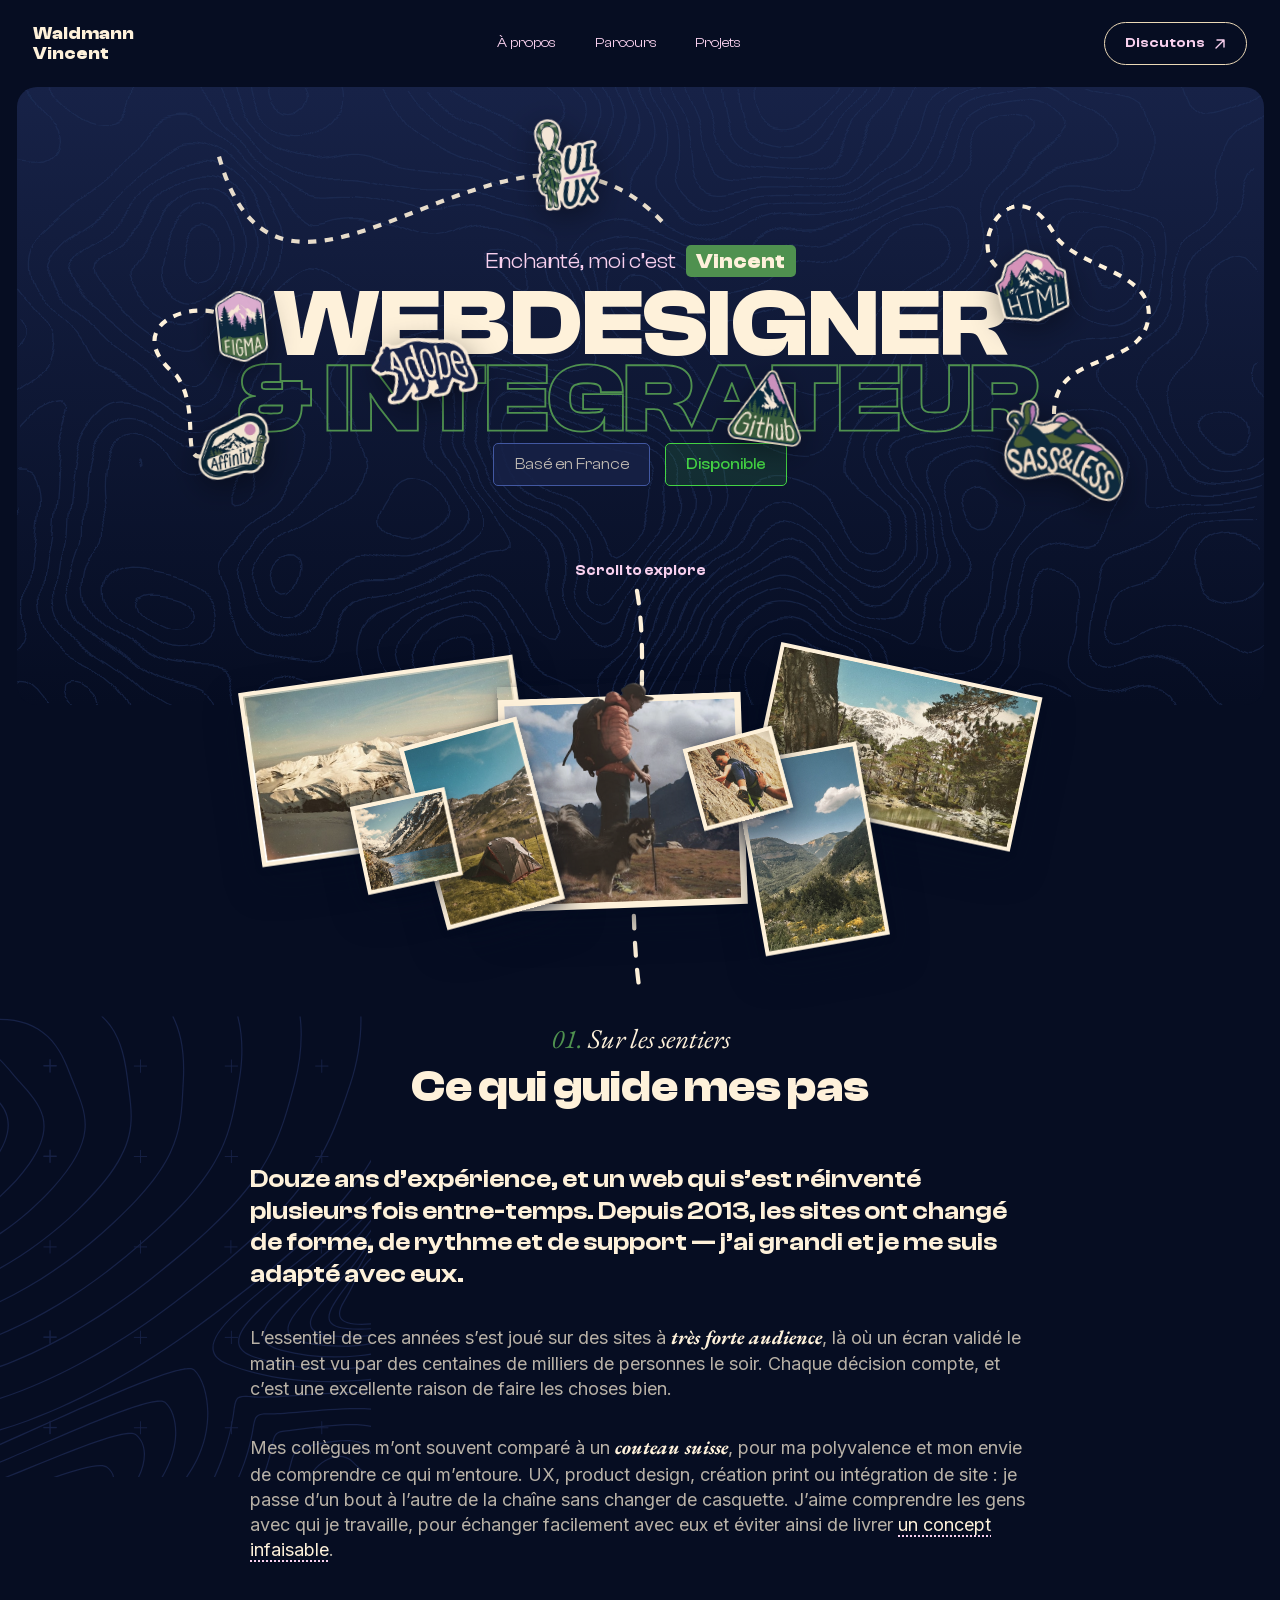
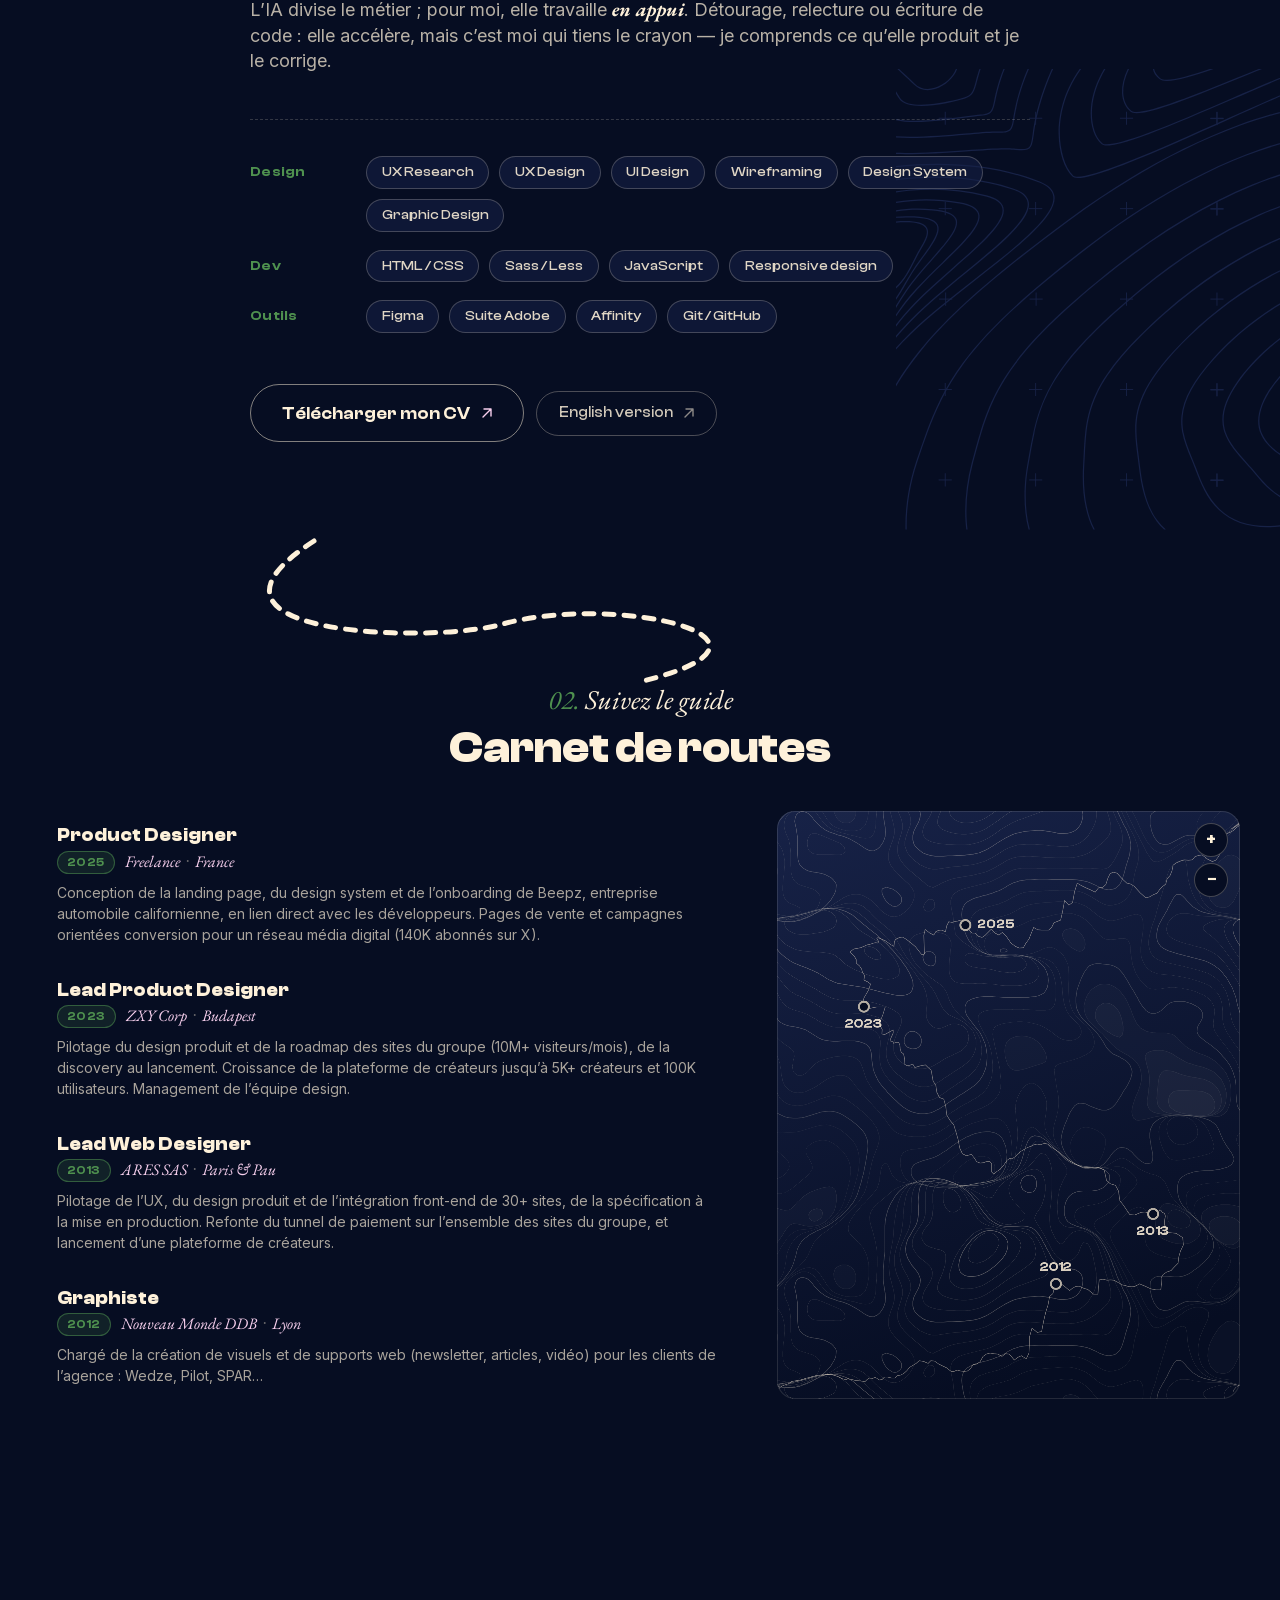
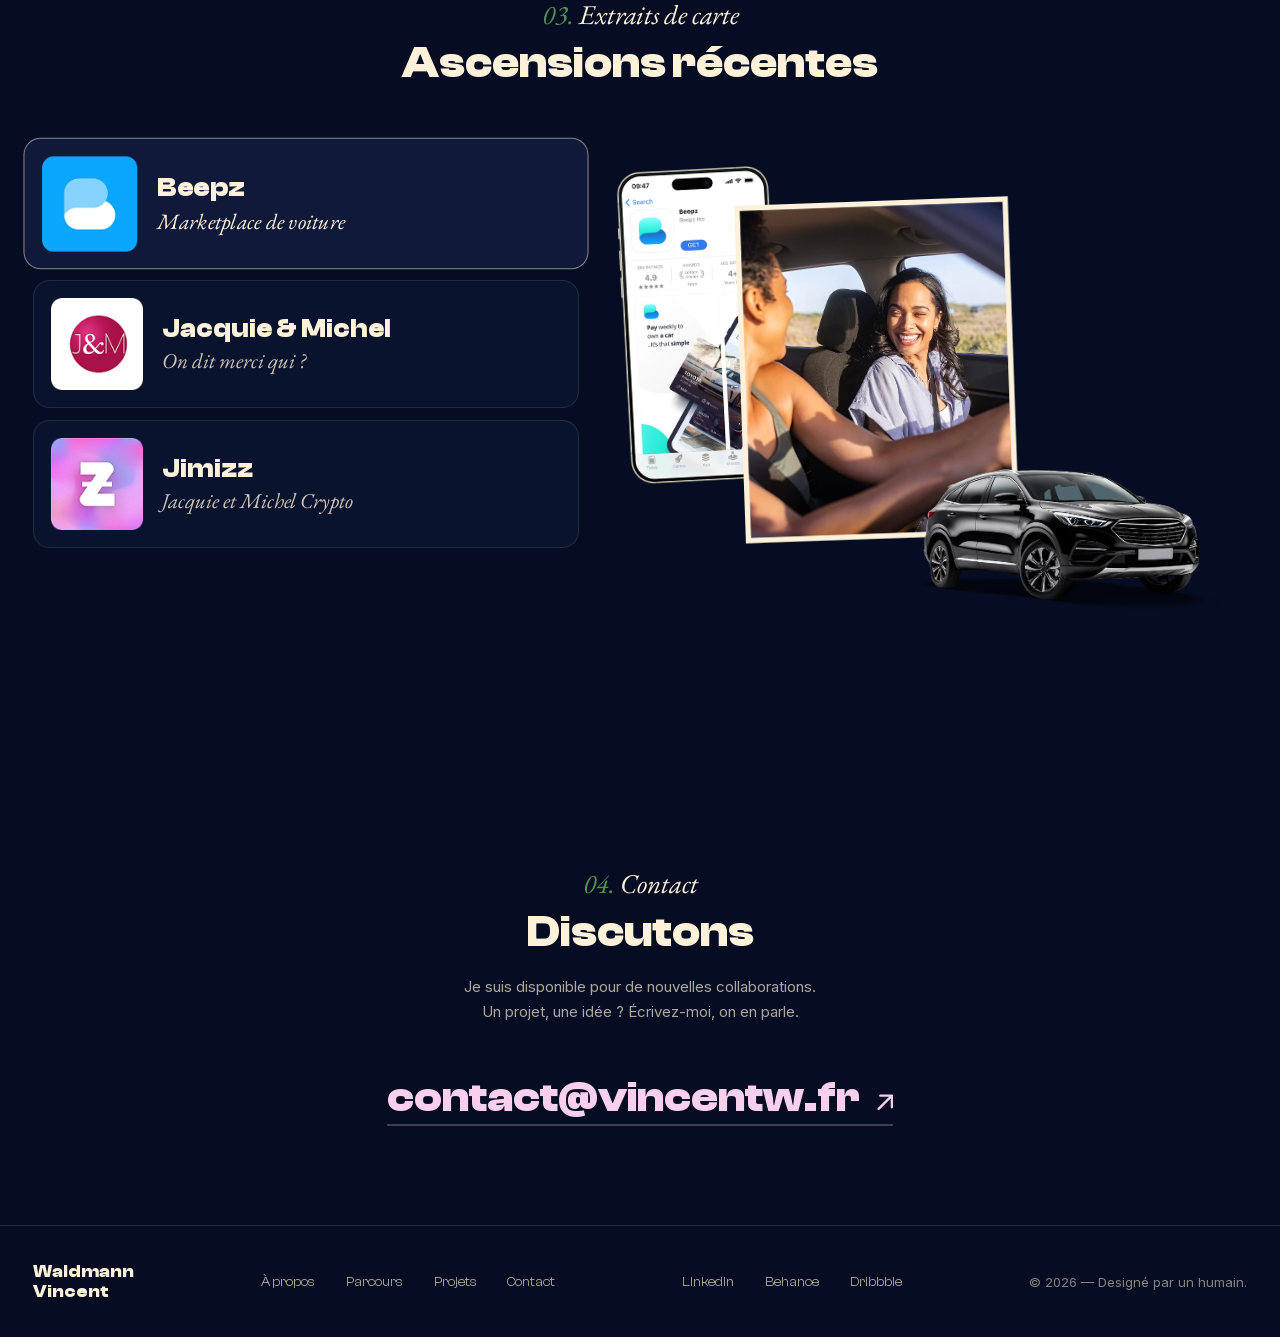
<file: index.html>
<!DOCTYPE html>
<html lang="fr">
<head>
<meta charset="UTF-8">
<meta name="viewport" content="width=device-width, initial-scale=1.0">
<title>Vincent Waldmann — Webdesigner & Intégrateur</title>
<meta name="description" content="Webdesigner et intégrateur depuis 2013. Douze ans à concevoir et intégrer des sites à très forte audience, du premier tracé à la mise en ligne.">
<link rel="stylesheet" href="css/style.css?v=0.37">

<!-- L'ICÔNE DU SITE. Les trois fichiers sont à la RACINE du dépôt et non dans
     `assets/`, qui se range par page : ils n'appartiennent à aucune page, et
     `/favicon.ico` comme `/apple-touch-icon.png` sont sondés à un chemin fixe
     par des agents qui ne lisent jamais ce `<head>`. Ils sont fabriqués par
     `tools/gen_favicon.py` — voir CLAUDE.md, « L'icône et l'image de partage ».

     L'ordre compte : le navigateur retient la DERNIÈRE déclaration qu'il sait
     lire, donc le SVG passe après l'ICO et c'est lui qui gagne partout où il
     est compris. -->
<link rel="icon" href="favicon.ico" sizes="32x32">
<link rel="icon" href="favicon.svg" type="image/svg+xml">
<link rel="apple-touch-icon" href="apple-touch-icon.png">

<!-- LA CARTE DE PARTAGE — ce qui s'affiche quand l'adresse est collée dans un
     message ou sur un réseau.

     LES URL SONT ABSOLUES ICI, ET C'EST OBLIGATOIRE : un robot de réseau social
     ne résout pas une URL relative, il ne charge pas la page. C'est la SEULE
     entorse du site à la règle des chemins relatifs, et c'est pour ça que le
     domaine y est écrit en clair — si l'adresse change, ces lignes changent.

     `twitter:card` suffit seul : X, comme la plupart des autres, retombe sur
     les `og:` pour le titre, le texte et l'image. Les redire ferait deux jeux
     de chaînes à tenir d'accord, et c'est toujours le second qui ment. -->
<meta property="og:type" content="website">
<meta property="og:site_name" content="Vincent Waldmann">
<meta property="og:locale" content="fr_FR">
<meta property="og:url" content="https://vincentw.fr/">
<meta property="og:title" content="Vincent Waldmann — Webdesigner &amp; Intégrateur">
<meta property="og:description" content="Webdesigner et intégrateur depuis 2013. Douze ans à concevoir et intégrer des sites à très forte audience, du premier tracé à la mise en ligne.">
<meta property="og:image" content="https://vincentw.fr/social-image.png">
<meta property="og:image:type" content="image/png">
<meta property="og:image:width" content="1280">
<meta property="og:image:height" content="640">
<meta property="og:image:alt" content="Vincent Waldmann, webdesigner &amp; intégrateur : le titre du site posé sur une carte topographique, entouré de stickers Figma, Adobe, HTML et Github.">
<meta name="twitter:card" content="summary_large_image">

<!-- LA FORME CANONIQUE est l'adresse SANS `.html`, celle que portent tous les
     liens du site. GitHub Pages sert les deux, donc un moteur de recherche y
     verrait deux adresses pour un même contenu, et un partage de la vieille
     forme compterait à part. -->
<link rel="canonical" href="https://vincentw.fr/">

<!-- LA MESURE D'AUDIENCE, par Umami Cloud : visiteurs, pages, durée de visite,
     provenance. Sans cookie, donc sans bandeau de consentement. Voir « La
     mesure d'audience » dans CLAUDE.md et la dernière IIFE de `js/main.js`.
     `data-domains` coupe tout hors du domaine : le serveur local ne compte pas.
     `data-exclude-hash` : les ancres ne comptent pas comme des pages. -->
<script defer src="https://cloud.umami.is/script.js"
        data-website-id="4deed941-b997-4501-a1a0-e32246f48ac7"
        data-domains="vincentw.fr"
        data-exclude-hash="true"></script>

<!-- LE VOILE DE TRANSITION, en tête et sur les quatre pages : sa moitié
     « arrivée » doit s'exécuter avant le premier rendu, sinon la page apparaît
     un instant à nu avant d'être recouverte. Voir l'en-tête de `js/veil.js`. -->
<script src="js/veil.js?v=0.37"></script>

<!-- L'ARRIVÉE SUR L'ACCUEIL, et elle se règle AVANT le premier rendu — d'où ce
     script en tête de page et non dans `main.js`, qui charge en bas. Même parti
     que l'amorce de motion des trois pages projet.

     Deux choses, et la seconde est la vraie.

     1. ON NE DÉFILE PAS SOUS LES YEUX DU VISITEUR. `scroll-behavior: smooth`
        s'applique aussi au saut vers l'ancre d'une NAVIGATION : arriver sur
        `index.html#projets` animait la descente, et cette descente-là traverse
        les 717 vh du parcours. `is-arriving` repasse en `auto` le temps du
        chargement (voir la feuille de style) et s'en va au `load` : les ancres
        du header, elles, gardent leur défilement lissé.

     2. REVENIR D'UNE PAGE PROJET REPOSE LA PAGE OÙ ON L'AVAIT LAISSÉE. On
        mémorise la position en partant, on la restaure en revenant — plutôt que
        de se poser en haut de la section, ce qui ferait perdre et la carte
        qu'on regardait, et l'état du parcours.

        LE SIGNAL EST L'ANCRE `#projets`, et rien d'autre : c'est celle des
        liens « Tous les projets » des trois pages projet. Les autres liens du
        header — à propos, parcours, contact — se posent normalement sur la
        leur, et quelqu'un qui arrive de l'extérieur sur `#projets` n'a rien en
        mémoire, donc il a le saut vers l'ancre. Le repli EST le comportement
        d'avant : il n'y a rien de plus à prévoir.

        ON RETIRE L'ANCRE DE L'URL au passage, et c'est ce qui évite le
        clignotement : sans ça le navigateur pose d'abord la page sur la
        section, et on la déplace ensuite. Il n'y a plus qu'un positionnement,
        et l'URL dit la vérité — on n'est pas « à la section projets », on est
        là où on était.

     Le tout dans un try/catch : `sessionStorage` lève en navigation privée sur
     certains navigateurs, et une page d'accueil n'a pas à dépendre d'un espace
     de stockage. -->
<script>
  (function () {
    var html = document.documentElement;
    var KEY = 'home-scroll';

    html.classList.add('is-arriving');
    addEventListener('load', function () { html.classList.remove('is-arriving'); });

    try {
      // On enregistre en partant, quelle que soit la destination : c'est le
      // retour qui décidera si ça sert. `pagehide` et non `beforeunload` — il
      // couvre aussi la mise en cache arrière/avant, et ne l'empêche pas.
      addEventListener('pagehide', function () {
        sessionStorage.setItem(KEY, String(Math.round(scrollY)));
      });

      if (location.hash !== '#projets') return;

      var y = parseFloat(sessionStorage.getItem(KEY));
      if (!(y > 0)) return;

      history.replaceState(history.state, '', location.pathname + location.search);

      // Le visiteur est prioritaire : au premier geste de sa part, on lâche.
      var free = false;
      ['wheel', 'touchstart', 'keydown'].forEach(function (type) {
        addEventListener(type, function () { free = true; }, { passive: true, once: true });
      });

      // Trois rendez-vous, et pas un seul : la hauteur du document n'est
      // complète qu'une fois les images posées, et une cible plus basse que le
      // document se fait écrêter en silence. Mesuré, c'est le premier qui
      // travaille — le document a déjà sa hauteur pleine à `DOMContentLoaded`,
      // donc il n'existe aucune image où la page serait peinte en haut.
      // `pagereveal` tombe juste après, avant la première occasion de rendu.
      var put = function () {
        if (free || Math.abs(scrollY - y) < 1) return;
        scrollTo({ top: y, behavior: 'instant' });
      };
      document.addEventListener('DOMContentLoaded', put);
      addEventListener('pagereveal', put);
      addEventListener('load', put);
    } catch (e) { /* stockage indisponible : on garde le saut vers l'ancre */ }
  })();
</script>
</head>
<body>

<svg width="0" height="0" style="position:absolute" aria-hidden="true">
  <filter id="topo-wave" x="-20%" y="-20%" width="140%" height="140%">
    <feTurbulence type="fractalNoise" baseFrequency="0.007 0.016" numOctaves="2" seed="7" result="topo-noise">
      <animate attributeName="baseFrequency" dur="26s" values="0.007 0.016;0.013 0.009;0.007 0.016" repeatCount="indefinite" />
    </feTurbulence>
    <feDisplacementMap in="SourceGraphic" in2="topo-noise" scale="34" xChannelSelector="R" yChannelSelector="G" />
  </filter>
</svg>

<header class="site-header">
  <div class="logo">
    <span>Waldmann</span>
    <span>Vincent</span>
  </div>
  <nav class="main-nav">
    <a href="#a-propos">À propos</a>
    <a href="#parcours">Parcours</a>
    <a href="#projets">Projets</a>
  </nav>
  <a href="#contact" class="btn-contact">
    Discutons
    <svg class="btn-contact__arrow" width="10" height="10" viewBox="0 0 10 10" fill="none" xmlns="http://www.w3.org/2000/svg">
      <path d="M1 9L9 1M9 1H2M9 1V8" stroke="currentColor" stroke-width="1.4" stroke-linecap="round" stroke-linejoin="round"/>
    </svg>
  </a>
  <!-- En mobile, le menu se replie derrière ce mousqueton : fermé, le doigt s'ouvre
       quand on touche. Le panneau est fabriqué par `js/main.js` en clonant la nav
       ci-dessus — une seule liste de liens à tenir. Sans JS le bouton reste masqué
       et la nav s'affiche comme avant. -->
  <button class="menu-toggle" type="button" aria-expanded="false" aria-controls="menu-panel" aria-label="Ouvrir le menu">
    <svg class="menu-toggle__icon" viewBox="0 0 24 32" width="20" height="27" fill="none" stroke="currentColor" stroke-width="2.2" stroke-linecap="round" stroke-linejoin="round" aria-hidden="true">
      <path d="M18.5 9C18.5 4.8 15.6 2.5 12 2.5 8 2.5 5.5 5.2 5.5 9.5l2.1 15.7c.5 2.8 2 4.3 4.5 4.3 2.7 0 4.5-1.8 4.9-4.5M16.6 10.4 18.5 9"/>
      <g class="menu-toggle__gate">
        <path d="M17 25 18.5 9"/>
        <path d="M17.3 22.2 17.7 17.8" stroke-width="4.4"/>
      </g>
    </svg>
  </button>
</header>

<main>
  <section class="hero">
    <div class="hero__panel">

      <img class="hero__bg" src="assets/home/hero/bg.png" alt="" aria-hidden="true">
      <img class="hero__topo" src="assets/home/hero/topo.svg" alt="" aria-hidden="true">

      <div class="hero__content">
        <div class="hero__intro">
          <span class="hero__intro-text">Enchanté, moi c’est</span>
          <span class="hero__intro-name">Vincent</span>
        </div>

        <h1 class="hero__title">
          <span class="hero__title-line hero__title-line--fill">Webdesigner</span>
          <img src="assets/home/hero/ghost-title.svg" alt="&amp; Integrateur" class="hero__title-line hero__title-line--ghost">
        </h1>

        <div class="hero__badges">
          <span class="badge badge--location">Basé en France</span>
          <span class="badge badge--available">Disponible</span>
        </div>
      </div>

      <div class="hero__decor" aria-hidden="true">
        <img src="assets/home/hero/title-underline.svg" alt="" class="decor decor--underline">
        <img src="assets/home/pile/path-3.svg" alt="" class="decor decor--path-left">
        <img src="assets/home/pile/path-4.svg" alt="" class="decor decor--path-right">

        <img src="assets/home/hero/sticker-figma.webp" alt="" class="decor decor--sticker sticker-1">
        <img src="assets/home/hero/sticker-html.webp" alt="" class="decor decor--sticker sticker-2">
        <img src="assets/home/hero/sticker-sassless.webp" alt="" class="decor decor--sticker sticker-3">
        <img src="assets/home/hero/sticker-adobe.webp" alt="" class="decor decor--sticker sticker-4">
        <img src="assets/home/hero/sticker-github.webp" alt="" class="decor decor--sticker sticker-5">
        <img src="assets/home/hero/sticker-affinity.webp" alt="" class="decor decor--sticker sticker-6">
        <img src="assets/home/hero/sticker-uiux.webp" alt="" class="decor decor--sticker sticker-7">
      </div>

    </div>
  </section>

  <!-- Le tas de photos, sous le hero et à cheval sur le haut d'À propos.
       L'empilement est décidé par les `z-index` du CSS (quatre couches, celles
       de la maquette), pas par l'ordre du DOM. Celui-ci les suit quand même —
       1, 7, 4, 3, 6, 2, 5 — pour que l'animation de chargement pose les photos
       de l'arrière vers l'avant : le décalage se lit sur `:nth-of-type`. -->
  <div class="pile">
    <div class="pile__scene">

      <svg class="pile__line" viewBox="0 0 1472 590" fill="none" aria-hidden="true" focusable="false">
        <path d="M 732 46 C 752 160, 714 350, 734 510"/>
      </svg>

      <img class="pile__photo pile__photo--1" src="assets/home/pile/photo1.png" alt="" decoding="async">
      <img class="pile__photo pile__photo--7" src="assets/home/pile/photo7.png" alt="" decoding="async">
      <img class="pile__photo pile__photo--4" src="assets/home/pile/photo4.png" alt="" decoding="async">
      <img class="pile__photo pile__photo--3" src="assets/home/pile/photo3.png" alt="" decoding="async">
      <img class="pile__photo pile__photo--6" src="assets/home/pile/photo6.png" alt="" decoding="async">
      <img class="pile__photo pile__photo--2" src="assets/home/pile/photo2.png" alt="" decoding="async">
      <img class="pile__photo pile__photo--5" src="assets/home/pile/photo5.png" alt="" decoding="async">

      <p class="pile__hint">Scroll to explore</p>

    </div>
  </div>

  <!-- À propos. Œil de section et titre CENTRÉS, texte à gauche dans une colonne
       étroite : c'est la seule section de la page bâtie comme ça, la maquette le veut.
       Le fond porte les deux carrés topo, et le fil pointillé reprend celui du tas de
       photos pour descendre vers le parcours. -->
  <section class="section about" id="a-propos" data-stat="Section : À propos">

    <div class="about__topo" aria-hidden="true">
      <img class="about__topo-tile about__topo-tile--left" src="assets/home/about/topo-square-left.svg" alt="" decoding="async">
      <img class="about__topo-tile about__topo-tile--right" src="assets/home/about/topo-square-right.svg" alt="" decoding="async">
    </div>

    <div class="about__head">
      <p class="about__eyebrow"><span class="about__eyebrow-num">01.</span> Sur les sentiers</p>
      <h2 class="about__title">Ce qui guide mes pas</h2>
    </div>

    <div class="about__body">
      <!-- Douze ans, le compte du CV — et non 2026 − 2013. Il suit le CV : à changer avec
           lui, ici, dans les deux balises de description du <head> et dans le PDF. -->
      <p class="about__lede">
        Douze ans d’expérience, et un web qui s’est réinventé plusieurs fois entre-temps.
        Depuis 2013, les sites ont changé de forme, de rythme et de support&nbsp;— j’ai
        grandi et je me suis adapté avec eux.
      </p>

      <p>
        L’essentiel de ces années s’est joué sur des sites à <span class="about__hl">très forte
        audience</span>, là où un écran validé le matin est vu par des centaines de milliers de
        personnes le soir. Chaque décision compte, et c’est une excellente raison de faire
        les choses bien.
      </p>

      <p>
        Mes collègues m’ont souvent comparé à un <span class="about__hl">couteau suisse</span>,
        pour ma polyvalence et mon envie de comprendre ce qui m’entoure. UX, product design,
        création print ou intégration de site&nbsp;: je passe d’un bout à l’autre de la chaîne
        sans changer de casquette. J’aime comprendre les gens avec qui je travaille, pour
        échanger facilement avec eux et éviter ainsi de livrer
        <!-- Le mème au survol : l'image est fabriquée par main.js (IIFE « Le mème
             d'À propos »), et elle n'existe qu'à la souris. Sans JS, c'est du texte. -->
        <span class="about__meme" data-meme="assets/home/about/meme-dev.webp">un concept
        infaisable</span>.
      </p>

      <p>
        L’IA divise le métier&nbsp;; pour moi, elle travaille <span class="about__hl">en
        appui</span>. Détourage, relecture ou écriture de code&nbsp;: elle accélère, mais
        c’est moi qui tiens le crayon — je comprends ce qu’elle produit et je le corrige.
      </p>

      <!-- Des savoir-faire, pas des logos : les stickers du hero disent déjà les
           outils, mais ils sont décoratifs (alt vide) — ici, c'est du texte qu'on lit. -->
      <div class="about__skills">
        <div class="about__skill-group">
          <h3 class="about__skill-title">Design</h3>
          <ul class="about__skill-list">
            <li>UX Research</li>
            <li>UX Design</li>
            <li>UI Design</li>
            <li>Wireframing</li>
            <li>Design System</li>
            <li>Graphic Design</li>
          </ul>
        </div>
        <div class="about__skill-group">
          <h3 class="about__skill-title">Dev</h3>
          <ul class="about__skill-list">
            <li>HTML / CSS</li>
            <li>Sass / Less</li>
            <li>JavaScript</li>
            <li>Responsive design</li>
          </ul>
        </div>
        <div class="about__skill-group">
          <h3 class="about__skill-title">Outils</h3>
          <ul class="about__skill-list">
            <li>Figma</li>
            <li>Suite Adobe</li>
            <li>Affinity</li>
            <li>Git / GitHub</li>
          </ul>
        </div>
      </div>

      <!-- LE CV EXISTE, en deux langues, et ce sont de VRAIS liens : le <span> d'avant
           n'était là que tant que le fichier manquait. Le français d'abord — c'est le
           marché visé —, l'anglais en second et plus discret.

           `download` porte le NOM DU FICHIER REÇU, et pas celui du dépôt : sans lui, le
           recruteur retrouve un « cv-fr.pdf » anonyme dans ses téléchargements. Les deux
           noms de fichiers, eux, suivent la règle des assets (rangés par la section qui
           les charge, sans répéter le nom du dossier).

           Le fil pointillé du parcours part de sous le PREMIER bouton : garde le
           français en tête, ou recale `.trail__lead-line` (voir CLAUDE.md). -->
      <div class="about__cv-row">
        <a class="about__cv" href="assets/home/about/cv-fr.pdf" download="Vincent-Waldmann-CV.pdf">
          Télécharger mon CV
          <svg class="about__cv-arrow" width="10" height="10" viewBox="0 0 10 10" fill="none" aria-hidden="true" focusable="false">
            <path d="M1 9L9 1M9 1H2M9 1V8" stroke="currentColor" stroke-width="1.4" stroke-linecap="round" stroke-linejoin="round"/>
          </svg>
        </a>
        <a class="about__cv about__cv--alt" href="assets/home/about/cv-en.pdf" hreflang="en"
           download="Vincent-Waldmann-Resume.pdf" aria-label="Télécharger mon CV en anglais">
          English version
          <svg class="about__cv-arrow" width="10" height="10" viewBox="0 0 10 10" fill="none" aria-hidden="true" focusable="false">
            <path d="M1 9L9 1M9 1H2M9 1V8" stroke="currentColor" stroke-width="1.4" stroke-linecap="round" stroke-linejoin="round"/>
          </svg>
        </a>
      </div>

    </div>

  </section>

  <section class="trail" id="parcours" data-stat="Section : Parcours">

    <!-- Le fil pointillé qui descend du bouton « CV » d'À propos et vient se poser
         sous la tête de section. C'est le tracé de `assets/home/src/separator.svg`,
         renormalisé pour que son départ tombe en (0,0) et son arrivée en (486,415) :
         la boîte du SVG EST le trajet. `preserveAspectRatio="none"` laisse chaque axe
         se régler sur sa contrainte, et `non-scaling-stroke` garde le trait net.
         Décor pur : il ne doit jamais attraper le pointeur. -->
    <div class="trail__lead" aria-hidden="true">
      <svg class="trail__lead-line" viewBox="0 0 486 415" preserveAspectRatio="none" fill="none" focusable="false">
        <path d="M 0 0 C -222 282, 175 303, 279 246 C 448 151, 749 288, 486 415"/>
      </svg>
    </div>

    <header class="trail__head">
      <p class="trail__eyebrow"><span class="trail__eyebrow-num">02.</span> Suivez le guide</p>
      <h2 class="trail__heading">Carnet de routes</h2>
    </header>

    <div class="trail__body">

      <!-- Les cinq étapes, de la plus récente à la plus ancienne : l'ordre qu'attend
           un recruteur. Chaque bouton porte sa place sur le tracé (`data-at`, fraction
           de la route) : le JS s'en sert pour poser le repère et la caméra.
           `data-label` (above / below) place l'année au-dessus ou au-dessous du repère
           quand elle gênerait à droite ; sans lui, elle est à droite. Sans JS, ou sur
           mobile, la liste se lit seule. -->
      <ol class="trail__list">
        <li class="trail__step">
          <button type="button" class="trail__step-btn" data-at="0.413" aria-pressed="false">
            <span class="trail__year">2025</span>
            <span class="trail__role">Product Designer</span>
            <span class="trail__org">Freelance<span class="trail__dot">·</span>France</span>
            <span class="trail__note">
              Conception de la landing page, du design system et de l’onboarding de Beepz,
              entreprise automobile californienne, en lien direct avec les développeurs. Pages de
              vente et campagnes orientées conversion pour un réseau média digital (140K abonnés
              sur X).
            </span>
          </button>
          <!-- Les projets de l'étape. Un lien quand la page existe, un <span> sinon :
               pas de lien mort. Le bloc est un FRÈRE du bouton, jamais dedans — un lien
               dans un <button> n'est pas du HTML valide. Sur desktop, le JS les clone en
               une pile de cartes au-dessus du repère de l'étape et les masque ici ; sur
               mobile, elles restent sous le texte. Une carte lit `data-name` (la marque, son
               seul titre) et `data-image` (son visuel, qui porte le logo ; sans lui, un
               fond de relief et l'initiale). Le premier listé est au sommet. Les icônes `--ph` sont des PLACEHOLDERS :
               ni icône ni page pour ces projets pour l'instant. -->
          <div class="trail__projs">
            <a class="trail__proj" href="projet-beepz" data-name="Beepz"
               data-image="assets/home/projects/beepz.svg">
              <img class="trail__proj-icon" src="assets/home/projects/logo-beepz-left.webp" alt="" width="220" height="220" loading="lazy" decoding="async">
              Beepz
              <svg class="trail__proj-arrow" width="10" height="10" viewBox="0 0 10 10" fill="none" aria-hidden="true" focusable="false">
                <path d="M1 9L9 1M9 1H2M9 1V8" stroke="currentColor" stroke-width="1.4" stroke-linecap="round" stroke-linejoin="round"/>
              </svg>
            </a>
            <a class="trail__proj" href="https://vpnfree-self.vercel.app/" target="_blank" rel="noopener" data-name="VPN.free" data-tag="Prototype" data-image="assets/home/projects/vpn-free.svg">
              <img class="trail__proj-icon" src="assets/home/projects/vpn-free-icon.svg" alt="" width="220" height="220" loading="lazy" decoding="async">
              VPN.free
              <svg class="trail__proj-arrow" width="10" height="10" viewBox="0 0 10 10" fill="none" aria-hidden="true" focusable="false">
                <path d="M1 9L9 1M9 1H2M9 1V8" stroke="currentColor" stroke-width="1.4" stroke-linecap="round" stroke-linejoin="round"/>
              </svg>
            </a>
            <a class="trail__proj" href="https://tgp-creator-demo.vercel.app/editeur" target="_blank" rel="noopener" data-name="TGP Creator" data-tag="Prototype" data-image="assets/home/projects/tgp-creator.svg">
              <img class="trail__proj-icon" src="assets/home/projects/tgp-icon.svg" alt="" width="220" height="220" loading="lazy" decoding="async">
              TGP Creator
              <svg class="trail__proj-arrow" width="10" height="10" viewBox="0 0 10 10" fill="none" aria-hidden="true" focusable="false">
                <path d="M1 9L9 1M9 1H2M9 1V8" stroke="currentColor" stroke-width="1.4" stroke-linecap="round" stroke-linejoin="round"/>
              </svg>
            </a>
          </div>
        </li>
        <li class="trail__step">
          <button type="button" class="trail__step-btn" data-at="0.343" data-label="below" aria-pressed="false">
            <span class="trail__year">2023</span>
            <span class="trail__role">Lead Product Designer</span>
            <span class="trail__org">ZXY Corp<span class="trail__dot">·</span>Budapest</span>
            <span class="trail__note">
              Pilotage du design produit et de la roadmap des sites du groupe (10M+
              visiteurs/mois), de la discovery au lancement. Croissance de la plateforme de
              créateurs jusqu’à 5K+ créateurs et 100K utilisateurs. Management de l’équipe design.
            </span>
          </button>
          <div class="trail__projs">
            <a class="trail__proj" href="https://www.behance.net/gallery/147418195/Swame-Logo-Design" target="_blank" rel="noopener" data-name="Swame" data-image="assets/jm/marques/swame.webp">
              <span class="trail__proj-icon trail__proj-icon--swame" aria-hidden="true"></span>
              Swame
              <svg class="trail__proj-arrow" width="10" height="10" viewBox="0 0 10 10" fill="none" aria-hidden="true" focusable="false">
                <path d="M1 9L9 1M9 1H2M9 1V8" stroke="currentColor" stroke-width="1.4" stroke-linecap="round" stroke-linejoin="round"/>
              </svg>
            </a>
            <a class="trail__proj" href="https://jacquia.com/" target="_blank" rel="noopener" data-name="JacquIA" data-tag="Site en ligne" data-image="assets/jm/jacquia/banner.webp">
              <img class="trail__proj-icon" src="assets/home/projects/jacquia-icon.svg" alt="" width="220" height="220" loading="lazy" decoding="async">
              JacquIA
              <svg class="trail__proj-arrow" width="10" height="10" viewBox="0 0 10 10" fill="none" aria-hidden="true" focusable="false">
                <path d="M1 9L9 1M9 1H2M9 1V8" stroke="currentColor" stroke-width="1.4" stroke-linecap="round" stroke-linejoin="round"/>
              </svg>
            </a>
          </div>
        </li>
        <li class="trail__step">
          <!-- ARES SAS, un seul poste de 2013 à 2023 : c'est ce que dit le CV. Il a été
               coupé en deux étapes (Paris 2013, Pau 2016), fusionnées pour être raccord. -->
          <button type="button" class="trail__step-btn" data-at="0.203" data-label="below" aria-pressed="false">
            <span class="trail__year">2013</span>
            <span class="trail__role">Lead Web Designer</span>
            <span class="trail__org">ARES SAS<span class="trail__dot">·</span>Paris &amp; Pau</span>
            <span class="trail__note">
              Pilotage de l’UX, du design produit et de l’intégration front-end de 30+ sites, de
              la spécification à la mise en production. Refonte du tunnel de paiement sur
              l’ensemble des sites du groupe, et lancement d’une plateforme de créateurs.
            </span>
          </button>
          <div class="trail__projs">
            <a class="trail__proj" href="https://straceo.com/" target="_blank" rel="noopener" data-name="Straceo" data-tag="Site en ligne" data-image="assets/home/projects/straceo.svg">
              <img class="trail__proj-icon" src="assets/home/projects/straceo-icon.png" alt="" width="180" height="180" loading="lazy" decoding="async">
              Straceo
              <svg class="trail__proj-arrow" width="10" height="10" viewBox="0 0 10 10" fill="none" aria-hidden="true" focusable="false">
                <path d="M1 9L9 1M9 1H2M9 1V8" stroke="currentColor" stroke-width="1.4" stroke-linecap="round" stroke-linejoin="round"/>
              </svg>
            </a>
            <a class="trail__proj" href="projet-jm" data-name="Jacquie &amp; Michel"
               data-image="assets/jm/hero/cover.webp">
              <img class="trail__proj-icon" src="assets/home/projects/logo-jm-left.webp" alt="" width="220" height="220" loading="lazy" decoding="async">
              Jacquie &amp; Michel
              <svg class="trail__proj-arrow" width="10" height="10" viewBox="0 0 10 10" fill="none" aria-hidden="true" focusable="false">
                <path d="M1 9L9 1M9 1H2M9 1V8" stroke="currentColor" stroke-width="1.4" stroke-linecap="round" stroke-linejoin="round"/>
              </svg>
            </a>
            <a class="trail__proj" href="projet-jimizz" data-name="Jimizz"
               data-image="assets/jimizz/marque/bande.webp">
              <img class="trail__proj-icon" src="assets/home/projects/logo-jimizz-left.webp" alt="" width="220" height="220" loading="lazy" decoding="async">
              Jimizz
              <svg class="trail__proj-arrow" width="10" height="10" viewBox="0 0 10 10" fill="none" aria-hidden="true" focusable="false">
                <path d="M1 9L9 1M9 1H2M9 1V8" stroke="currentColor" stroke-width="1.4" stroke-linecap="round" stroke-linejoin="round"/>
              </svg>
            </a>
          </div>
        </li>
        <li class="trail__step">
          <button type="button" class="trail__step-btn" data-at="0.133" data-label="above" aria-pressed="false">
            <span class="trail__year">2012</span>
            <span class="trail__role">Graphiste</span>
            <span class="trail__org">Nouveau Monde DDB<span class="trail__dot">·</span>Lyon</span>
            <span class="trail__note">
              Chargé de la création de visuels et de supports web (newsletter, articles, vidéo)
              pour les clients de l’agence&nbsp;: Wedze, Pilot, SPAR…
            </span>
          </button>
        </li>
      </ol>

      <div class="trail__view">
        <div class="trail__map">
          <div class="trail__relief" aria-hidden="true"></div>
          <svg class="trail__route" viewBox="0 0 7200 7200" aria-hidden="true" focusable="false">
          <path class="trail__track" d="M 2150 5159 L 2158 5142 L 2167 5124 L 2175 5105 L 2183 5080 L 2190 5053 L 2197 5025 L 2204 4995 L 2210 4967 L 2219 4950 L 2229 4932 L 2236 4915 L 2244 4905 L 2255 4898 L 2268 4894 L 2277 4890 L 2280 4886 L 2294 4884 L 2306 4882 L 2316 4879 L 2325 4876 L 2332 4875 L 2344 4871 L 2361 4867 L 2375 4868 L 2382 4866 L 2391 4865 L 2402 4866 L 2418 4871 L 2432 4878 L 2443 4881 L 2449 4878 L 2460 4880 L 2470 4883 L 2480 4884 L 2490 4885 L 2500 4887 L 2506 4881 L 2513 4876 L 2523 4877 L 2531 4874 L 2544 4882 L 2552 4880 L 2559 4873 L 2568 4873 L 2580 4876 L 2590 4876 L 2597 4869 L 2608 4867 L 2617 4862 L 2626 4854 L 2634 4844 L 2644 4838 L 2654 4832 L 2663 4824 L 2676 4826 L 2690 4832 L 2698 4824 L 2709 4825 L 2722 4834 L 2734 4840 L 2745 4845 L 2759 4856 L 2768 4856 L 2777 4852 L 2788 4855 L 2798 4856 L 2808 4855 L 2817 4848 L 2825 4836 L 2836 4834 L 2846 4827 L 2855 4811 L 2865 4804 L 2876 4801 L 2888 4803 L 2899 4804 L 2912 4811 L 2922 4803 L 2934 4804 L 2949 4822 L 2959 4814 L 2970 4809 L 2985 4818 L 2993 4801 L 2995 4751 L 3002 4726 L 3018 4739 L 3031 4736 L 3037 4705 L 3043 4679 L 3050 4657 L 3055 4631 L 3065 4622 L 3070 4601 L 3077 4587 L 3094 4596 L 3115 4613 L 3124 4606 L 3133 4601 L 3144 4600 L 3157 4606 L 3170 4610 L 3187 4624 L 3200 4624 L 3202 4602 L 3204 4581 L 3215 4579 L 3228 4582 L 3238 4581 L 3248 4582 L 3261 4589 L 3273 4596 L 3282 4598 L 3292 4601 L 3300 4600 L 3310 4601 L 3318 4597 L 3325 4593 L 3342 4600 L 3359 4608 L 3375 4611 L 3389 4611 L 3391 4595 L 3390 4575 L 3396 4565 L 3406 4558 L 3420 4553 L 3430 4542 L 3441 4531 L 3443 4513 L 3448 4495 L 3457 4476 L 3455 4454 L 3435 4441 L 3414 4439 L 3400 4439 L 3405 4422 L 3400 4416 L 3400 4404 L 3403 4389 L 3400 4381 L 3393 4378 L 3389 4371 L 3374 4378 L 3359 4387 L 3352 4380 L 3342 4377 L 3330 4378 L 3311 4386 L 3296 4385 L 3287 4372 L 3277 4357 L 3266 4343 L 3262 4314 L 3253 4297 L 3237 4292 L 3226 4282 L 3222 4264 L 3219 4251 L 3209 4246 L 3200 4243 L 3191 4242 L 3184 4243 L 3176 4243 L 3167 4243 L 3160 4243 L 3152 4242 L 3141 4237 L 3129 4231 L 3116 4224 L 3107 4218 L 3099 4211 L 3090 4203 L 3080 4195 L 3069 4188 L 3059 4181 L 3050 4173 L 3039 4171 L 3027 4175 L 3018 4173 L 3008 4175 L 2998 4180 L 2989 4183 L 2980 4188 L 2970 4194 L 2961 4201 L 2951 4211 L 2942 4218 L 2936 4215 L 2927 4222 L 2916 4238 L 2906 4249 L 2897 4255 L 2887 4263 L 2881 4257 L 2881 4232 L 2875 4225 L 2867 4225 L 2856 4229 L 2846 4230 L 2836 4226 L 2828 4214 L 2820 4204 L 2805 4208 L 2793 4202 L 2785 4185 L 2780 4159 L 2774 4138 L 2767 4115 L 2756 4102 L 2746 4086 L 2743 4060 L 2737 4038 L 2724 4033 L 2716 4017 L 2713 3996 L 2705 3984 L 2702 3967 L 2699 3951 L 2690 3943 L 2682 3935 L 2666 3938 L 2650 3943 L 2644 3933 L 2629 3938 L 2620 3934 L 2619 3915 L 2616 3902 L 2609 3897 L 2606 3887 L 2605 3876 L 2602 3868 L 2596 3867 L 2586 3870 L 2584 3864 L 2578 3864 L 2577 3857 L 2585 3839 L 2585 3830 L 2572 3837 L 2559 3844 L 2551 3842 L 2552 3829 L 2548 3821 L 2543 3812 L 2554 3784 L 2561 3761 L 2548 3761 L 2535 3761 L 2516 3765 L 2499 3763 L 2492 3753 L 2497 3734 L 2511 3710 L 2517 3692 L 2509 3686 L 2497 3680 L 2499 3666 L 2493 3658 L 2490 3647 L 2484 3638 L 2474 3629 L 2474 3619 L 2468 3608 L 2455 3596 L 2466 3587 L 2487 3583 L 2497 3579 L 2505 3575 L 2514 3573 L 2521 3571 L 2526 3569 L 2532 3568 L 2539 3569 L 2541 3564 L 2535 3554 L 2540 3553 L 2552 3558 L 2563 3563 L 2578 3574 L 2587 3579 L 2588 3572 L 2589 3564 L 2592 3558 L 2598 3555 L 2605 3552 L 2613 3551 L 2625 3558 L 2639 3569 L 2652 3580 L 2671 3604 L 2679 3602 L 2678 3575 L 2677 3546 L 2681 3528 L 2695 3539 L 2707 3545 L 2713 3535 L 2721 3531 L 2730 3530 L 2742 3535 L 2746 3517 L 2752 3505 L 2762 3507 L 2771 3504 L 2779 3503 L 2787 3500 L 2799 3511 L 2811 3528 L 2822 3539 L 2831 3539 L 2842 3549 L 2852 3552 L 2861 3546 L 2870 3537 L 2880 3527 L 2891 3539 L 2903 3545 L 2913 3537 L 2925 3549 L 2939 3569 L 2952 3579 L 2964 3584 L 2976 3583 L 2984 3569 L 2993 3557 L 3000 3539 L 3007 3522 L 3019 3529 L 3031 3530 L 3041 3530 L 3052 3530 L 3061 3522 L 3068 3508 L 3078 3504 L 3088 3500 L 3094 3474 L 3100 3441 L 3113 3455 L 3124 3447 L 3130 3414 L 3138 3389 L 3150 3396 L 3164 3403 L 3178 3409 L 3192 3416 L 3202 3403 L 3214 3402 L 3224 3393 L 3230 3374 L 3237 3360 L 3247 3356 L 3258 3359 L 3274 3377 L 3287 3389 L 3297 3391 L 3309 3398 L 3327 3418 L 3344 3433 L 3356 3430 L 3366 3424 L 3378 3419 L 3385 3409 L 3394 3399 L 3404 3392 L 3408 3376 L 3417 3366 L 3423 3351 L 3426 3335 L 3436 3328 L 3447 3323 L 3459 3319 L 3472 3320 L 3484 3319 L 3492 3309 L 3502 3306 L 3513 3304 L 3530 3317 L 3544 3324 L 3554 3320 L 3562 3310 L 3568 3299 L 3574 3285 L 3576 3269 L 3578 3257 L 3580 3250 L 3577 3245 L 3586 3241 L 3600 3235 L 3608 3230 L 3613 3225 L 3622 3218 L 3629 3211 L 3629 3209 L 3623 3212 L 3613 3219 L 3603 3225 L 3601 3226 L 3616 3215 L 3627 3205 L 3634 3198 L 3640 3190 L 3634 3192 L 3621 3199 L 3619 3195 L 3624 3182 L 3630 3166 L 3627 3157 L 3620 3151 L 3613 3145 L 3612 3132 L 3609 3120 L 3603 3111 L 3597 3102 L 3586 3094 L 3577 3085 L 3560 3072 L 3550 3059 L 3553 3056 L 3544 3047 L 3536 3039 L 3532 3036 L 3522 3026 L 3511 3014 L 3504 3008 L 3497 3000 L 3491 2993 L 3480 2983 L 3469 2973 L 3457 2963 L 3443 2955 L 3425 2953 L 3415 2952 L 3407 2948 L 3397 2949 L 3383 2961 L 3373 2965 L 3368 2950 L 3359 2946 L 3348 2952 L 3338 2954 L 3327 2955 L 3317 2951 L 3308 2945 L 3300 2925 L 3291 2910 L 3281 2903 L 3272 2890 L 3262 2882 L 3252 2876 L 3242 2873 L 3232 2866 L 3222 2862 L 3211 2860 L 3201 2859 L 3192 2855 L 3183 2852 L 3178 2845 L 3175 2842 L 3170 2840 L 3171 2841 L 3171 2843 L 3167 2843 L 3164 2844 L 3161 2844 L 3155 2843 L 3141 2837 L 3135 2835 L 3140 2838 L 3140 2838 L 3151 2840 L 3155 2838 L 3140 2834 L 3118 2821 L 3103 2809 L 3091 2797 L 3092 2796 L 3102 2801 L 3110 2801 L 3116 2800 L 3122 2797 L 3119 2791 L 3104 2778 L 3085 2761 L 3070 2743 L 3068 2734 L 3077 2734 L 3070 2720 L 3070 2711 L 3079 2711 L 3084 2708 L 3083 2698 L 3091 2699 L 3099 2700 L 3099 2692 L 3103 2688 L 3105 2682 L 3113 2684 L 3113 2672 L 3105 2647 L 3110 2640 L 3125 2650 L 3140 2661 L 3153 2667 L 3158 2657 L 3158 2636 L 3161 2622 L 3166 2610 L 3172 2598 L 3189 2607 L 3208 2622 L 3226 2642 L 3238 2648 L 3248 2649 L 3257 2647 L 3264 2637 L 3272 2634 L 3284 2642 L 3291 2634 L 3299 2631 L 3308 2629 L 3314 2618 L 3319 2600 L 3327 2597 L 3335 2597 L 3341 2588 L 3354 2606 L 3367 2628 L 3376 2630 L 3386 2637 L 3397 2648 L 3406 2648 L 3414 2646 L 3422 2640 L 3433 2640 L 3444 2647 L 3457 2657 L 3465 2651 L 3472 2638 L 3481 2632 L 3490 2628 L 3499 2624 L 3506 2603 L 3517 2611 L 3528 2622 L 3537 2603 L 3545 2571 L 3554 2553 L 3563 2535 L 3573 2525 L 3583 2515 L 3593 2498 L 3603 2478 L 3612 2455 L 3622 2460 L 3632 2467 L 3641 2488 L 3650 2489 L 3660 2472 L 3670 2450 L 3680 2442 L 3690 2437 L 3700 2441 L 3709 2444 L 3718 2447 L 3724 2463 L 3730 2478 L 3741 2474 L 3755 2461 L 3763 2468 L 3768 2487 L 3777 2494 L 3787 2496 L 3798 2501 L 3805 2515 L 3813 2524 L 3827 2522 L 3833 2537 L 3837 2556 L 3845 2565 L 3851 2579 L 3860 2583 L 3873 2575 L 3881 2580 L 3894 2571 L 3907 2557 L 3917 2552 L 3927 2544 L 3935 2542 L 3945 2534 L 3953 2531 L 3963 2520 L 3972 2510 L 3980 2506 L 3989 2497 L 3997 2491 L 4007 2508 L 4018 2522 L 4029 2528 L 4040 2535 L 4050 2537 L 4060 2532 L 4070 2528 L 4077 2510 L 4080 2479 L 4085 2464 L 4095 2468 L 4106 2473 L 4114 2469 L 4123 2466 L 4135 2472 L 4147 2475 L 4155 2466 L 4164 2465 L 4175 2465 L 4185 2463 L 4191 2455 L 4201 2456 L 4208 2451 L 4213 2446 L 4216 2436 L 4219 2431 L 4228 2437 L 4238 2447 L 4247 2455 L 4255 2461 L 4264 2469 L 4268 2467 L 4274 2468 L 4285 2477 L 4290 2475 L 4291 2465 L 4291 2454 L 4299 2454 L 4314 2462 L 4330 2470 L 4340 2469 L 4350 2464 L 4355 2455 L 4360 2443 L 4365 2430 L 4372 2421 L 4374 2403 L 4378 2387 L 4379 2370 L 4379 2350 L 4379 2328 L 4384 2315 L 4384 2294 L 4384 2277 L 4398 2284 L 4414 2298 L 4409 2271 L 4412 2262 L 4424 2274 L 4435 2287 L 4446 2303 L 4459 2335 L 4463 2342 L 4462 2329 L 4463 2322 L 4466 2307 L 4471 2304 L 4476 2313 L 4481 2321 L 4487 2329 L 4493 2334 L 4502 2339 L 4509 2349 L 4516 2357 L 4525 2365 L 4537 2370 L 4546 2379 L 4548 2390 L 4560 2396 L 4570 2403 L 4575 2411 L 4585 2418 L 4594 2424 L 4601 2431 L 4606 2440 L 4612 2449 L 4625 2454 L 4637 2457 L 4647 2461 L 4659 2461 L 4666 2468 L 4674 2478 L 4684 2481 L 4695 2473 L 4704 2467 L 4713 2464 L 4721 2454 L 4729 2445 L 4737 2440 L 4744 2430 L 4751 2423 L 4754 2403 L 4757 2383 L 4763 2377 L 4772 2376 L 4782 2377 L 4799 2394 L 4811 2398 L 4820 2396 L 4828 2390 L 4839 2389 L 4847 2383 L 4853 2373 L 4863 2369 L 4868 2355 L 4881 2353 L 4896 2353 L 4904 2339 L 4908 2319 L 4907 2289 L 4907 2256 L 4904 2221 L 4907 2199 L 4918 2192 L 4934 2195 L 4940 2179 L 4940 2158 L 4942 2144 L 4937 2123 L 4944 2116 L 4952 2114 L 4962 2110 L 4980 2111 L 4986 2106 L 4982 2099 L 4979 2094 L 4986 2094 L 4997 2094 L 5007 2095 L 5014 2096 L 5026 2098 L 5046 2100 L 5054 2101 L 5052 2103 L 5048 2103 L 5049 2103 L 5060 2104 L 5064 2103 L 5061 2099 L 5065 2096 L 5075 2096 L 5081 2094 L 5089 2091 L 5096 2089 L 5108 2088 L 5119 2086 L 5131 2083 L 5144 2079 L 5146 2075 L 5149 2070 L 5145 2063 L 5144 2055 L 5151 2052 L 5154 2045 L 5156 2038 L 5154 2027 L 5153 2016 L 5158 2011 L 5155 1996 L 5157 1986 L 5161 1982 L 5161 1968 L 5159 1956 L 5175 1969 L 5194 1983 L 5205 1986 L 5211 1984 L 5218 1983 L 5224 1982 L 5218 1968 L 5214 1953 L 5220 1953 L 5228 1954 L 5228 1945 L 5227 1935 L 5227 1926 L 5227 1919 L 5227 1910 L 5231 1907 L 5236 1907 L 5241 1905 L 5244 1901 L 5245 1896 L 5247 1890 L 5248 1885 L 5250 1881"/>
          <path class="trail__track-done" d="M 2150 5159 L 2158 5142 L 2167 5124 L 2175 5105 L 2183 5080 L 2190 5053 L 2197 5025 L 2204 4995 L 2210 4967 L 2219 4950 L 2229 4932 L 2236 4915 L 2244 4905 L 2255 4898 L 2268 4894 L 2277 4890 L 2280 4886 L 2294 4884 L 2306 4882 L 2316 4879 L 2325 4876 L 2332 4875 L 2344 4871 L 2361 4867 L 2375 4868 L 2382 4866 L 2391 4865 L 2402 4866 L 2418 4871 L 2432 4878 L 2443 4881 L 2449 4878 L 2460 4880 L 2470 4883 L 2480 4884 L 2490 4885 L 2500 4887 L 2506 4881 L 2513 4876 L 2523 4877 L 2531 4874 L 2544 4882 L 2552 4880 L 2559 4873 L 2568 4873 L 2580 4876 L 2590 4876 L 2597 4869 L 2608 4867 L 2617 4862 L 2626 4854 L 2634 4844 L 2644 4838 L 2654 4832 L 2663 4824 L 2676 4826 L 2690 4832 L 2698 4824 L 2709 4825 L 2722 4834 L 2734 4840 L 2745 4845 L 2759 4856 L 2768 4856 L 2777 4852 L 2788 4855 L 2798 4856 L 2808 4855 L 2817 4848 L 2825 4836 L 2836 4834 L 2846 4827 L 2855 4811 L 2865 4804 L 2876 4801 L 2888 4803 L 2899 4804 L 2912 4811 L 2922 4803 L 2934 4804 L 2949 4822 L 2959 4814 L 2970 4809 L 2985 4818 L 2993 4801 L 2995 4751 L 3002 4726 L 3018 4739 L 3031 4736 L 3037 4705 L 3043 4679 L 3050 4657 L 3055 4631 L 3065 4622 L 3070 4601 L 3077 4587 L 3094 4596 L 3115 4613 L 3124 4606 L 3133 4601 L 3144 4600 L 3157 4606 L 3170 4610 L 3187 4624 L 3200 4624 L 3202 4602 L 3204 4581 L 3215 4579 L 3228 4582 L 3238 4581 L 3248 4582 L 3261 4589 L 3273 4596 L 3282 4598 L 3292 4601 L 3300 4600 L 3310 4601 L 3318 4597 L 3325 4593 L 3342 4600 L 3359 4608 L 3375 4611 L 3389 4611 L 3391 4595 L 3390 4575 L 3396 4565 L 3406 4558 L 3420 4553 L 3430 4542 L 3441 4531 L 3443 4513 L 3448 4495 L 3457 4476 L 3455 4454 L 3435 4441 L 3414 4439 L 3400 4439 L 3405 4422 L 3400 4416 L 3400 4404 L 3403 4389 L 3400 4381 L 3393 4378 L 3389 4371 L 3374 4378 L 3359 4387 L 3352 4380 L 3342 4377 L 3330 4378 L 3311 4386 L 3296 4385 L 3287 4372 L 3277 4357 L 3266 4343 L 3262 4314 L 3253 4297 L 3237 4292 L 3226 4282 L 3222 4264 L 3219 4251 L 3209 4246 L 3200 4243 L 3191 4242 L 3184 4243 L 3176 4243 L 3167 4243 L 3160 4243 L 3152 4242 L 3141 4237 L 3129 4231 L 3116 4224 L 3107 4218 L 3099 4211 L 3090 4203 L 3080 4195 L 3069 4188 L 3059 4181 L 3050 4173 L 3039 4171 L 3027 4175 L 3018 4173 L 3008 4175 L 2998 4180 L 2989 4183 L 2980 4188 L 2970 4194 L 2961 4201 L 2951 4211 L 2942 4218 L 2936 4215 L 2927 4222 L 2916 4238 L 2906 4249 L 2897 4255 L 2887 4263 L 2881 4257 L 2881 4232 L 2875 4225 L 2867 4225 L 2856 4229 L 2846 4230 L 2836 4226 L 2828 4214 L 2820 4204 L 2805 4208 L 2793 4202 L 2785 4185 L 2780 4159 L 2774 4138 L 2767 4115 L 2756 4102 L 2746 4086 L 2743 4060 L 2737 4038 L 2724 4033 L 2716 4017 L 2713 3996 L 2705 3984 L 2702 3967 L 2699 3951 L 2690 3943 L 2682 3935 L 2666 3938 L 2650 3943 L 2644 3933 L 2629 3938 L 2620 3934 L 2619 3915 L 2616 3902 L 2609 3897 L 2606 3887 L 2605 3876 L 2602 3868 L 2596 3867 L 2586 3870 L 2584 3864 L 2578 3864 L 2577 3857 L 2585 3839 L 2585 3830 L 2572 3837 L 2559 3844 L 2551 3842 L 2552 3829 L 2548 3821 L 2543 3812 L 2554 3784 L 2561 3761 L 2548 3761 L 2535 3761 L 2516 3765 L 2499 3763 L 2492 3753 L 2497 3734 L 2511 3710 L 2517 3692 L 2509 3686 L 2497 3680 L 2499 3666 L 2493 3658 L 2490 3647 L 2484 3638 L 2474 3629 L 2474 3619 L 2468 3608 L 2455 3596 L 2466 3587 L 2487 3583 L 2497 3579 L 2505 3575 L 2514 3573 L 2521 3571 L 2526 3569 L 2532 3568 L 2539 3569 L 2541 3564 L 2535 3554 L 2540 3553 L 2552 3558 L 2563 3563 L 2578 3574 L 2587 3579 L 2588 3572 L 2589 3564 L 2592 3558 L 2598 3555 L 2605 3552 L 2613 3551 L 2625 3558 L 2639 3569 L 2652 3580 L 2671 3604 L 2679 3602 L 2678 3575 L 2677 3546 L 2681 3528 L 2695 3539 L 2707 3545 L 2713 3535 L 2721 3531 L 2730 3530 L 2742 3535 L 2746 3517 L 2752 3505 L 2762 3507 L 2771 3504 L 2779 3503 L 2787 3500 L 2799 3511 L 2811 3528 L 2822 3539 L 2831 3539 L 2842 3549 L 2852 3552 L 2861 3546 L 2870 3537 L 2880 3527 L 2891 3539 L 2903 3545 L 2913 3537 L 2925 3549 L 2939 3569 L 2952 3579 L 2964 3584 L 2976 3583 L 2984 3569 L 2993 3557 L 3000 3539 L 3007 3522 L 3019 3529 L 3031 3530 L 3041 3530 L 3052 3530 L 3061 3522 L 3068 3508 L 3078 3504 L 3088 3500 L 3094 3474 L 3100 3441 L 3113 3455 L 3124 3447 L 3130 3414 L 3138 3389 L 3150 3396 L 3164 3403 L 3178 3409 L 3192 3416 L 3202 3403 L 3214 3402 L 3224 3393 L 3230 3374 L 3237 3360 L 3247 3356 L 3258 3359 L 3274 3377 L 3287 3389 L 3297 3391 L 3309 3398 L 3327 3418 L 3344 3433 L 3356 3430 L 3366 3424 L 3378 3419 L 3385 3409 L 3394 3399 L 3404 3392 L 3408 3376 L 3417 3366 L 3423 3351 L 3426 3335 L 3436 3328 L 3447 3323 L 3459 3319 L 3472 3320 L 3484 3319 L 3492 3309 L 3502 3306 L 3513 3304 L 3530 3317 L 3544 3324 L 3554 3320 L 3562 3310 L 3568 3299 L 3574 3285 L 3576 3269 L 3578 3257 L 3580 3250 L 3577 3245 L 3586 3241 L 3600 3235 L 3608 3230 L 3613 3225 L 3622 3218 L 3629 3211 L 3629 3209 L 3623 3212 L 3613 3219 L 3603 3225 L 3601 3226 L 3616 3215 L 3627 3205 L 3634 3198 L 3640 3190 L 3634 3192 L 3621 3199 L 3619 3195 L 3624 3182 L 3630 3166 L 3627 3157 L 3620 3151 L 3613 3145 L 3612 3132 L 3609 3120 L 3603 3111 L 3597 3102 L 3586 3094 L 3577 3085 L 3560 3072 L 3550 3059 L 3553 3056 L 3544 3047 L 3536 3039 L 3532 3036 L 3522 3026 L 3511 3014 L 3504 3008 L 3497 3000 L 3491 2993 L 3480 2983 L 3469 2973 L 3457 2963 L 3443 2955 L 3425 2953 L 3415 2952 L 3407 2948 L 3397 2949 L 3383 2961 L 3373 2965 L 3368 2950 L 3359 2946 L 3348 2952 L 3338 2954 L 3327 2955 L 3317 2951 L 3308 2945 L 3300 2925 L 3291 2910 L 3281 2903 L 3272 2890 L 3262 2882 L 3252 2876 L 3242 2873 L 3232 2866 L 3222 2862 L 3211 2860 L 3201 2859 L 3192 2855 L 3183 2852 L 3178 2845 L 3175 2842 L 3170 2840 L 3171 2841 L 3171 2843 L 3167 2843 L 3164 2844 L 3161 2844 L 3155 2843 L 3141 2837 L 3135 2835 L 3140 2838 L 3140 2838 L 3151 2840 L 3155 2838 L 3140 2834 L 3118 2821 L 3103 2809 L 3091 2797 L 3092 2796 L 3102 2801 L 3110 2801 L 3116 2800 L 3122 2797 L 3119 2791 L 3104 2778 L 3085 2761 L 3070 2743 L 3068 2734 L 3077 2734 L 3070 2720 L 3070 2711 L 3079 2711 L 3084 2708 L 3083 2698 L 3091 2699 L 3099 2700 L 3099 2692 L 3103 2688 L 3105 2682 L 3113 2684 L 3113 2672 L 3105 2647 L 3110 2640 L 3125 2650 L 3140 2661 L 3153 2667 L 3158 2657 L 3158 2636 L 3161 2622 L 3166 2610 L 3172 2598 L 3189 2607 L 3208 2622 L 3226 2642 L 3238 2648 L 3248 2649 L 3257 2647 L 3264 2637 L 3272 2634 L 3284 2642 L 3291 2634 L 3299 2631 L 3308 2629 L 3314 2618 L 3319 2600 L 3327 2597 L 3335 2597 L 3341 2588 L 3354 2606 L 3367 2628 L 3376 2630 L 3386 2637 L 3397 2648 L 3406 2648 L 3414 2646 L 3422 2640 L 3433 2640 L 3444 2647 L 3457 2657 L 3465 2651 L 3472 2638 L 3481 2632 L 3490 2628 L 3499 2624 L 3506 2603 L 3517 2611 L 3528 2622 L 3537 2603 L 3545 2571 L 3554 2553 L 3563 2535 L 3573 2525 L 3583 2515 L 3593 2498 L 3603 2478 L 3612 2455 L 3622 2460 L 3632 2467 L 3641 2488 L 3650 2489 L 3660 2472 L 3670 2450 L 3680 2442 L 3690 2437 L 3700 2441 L 3709 2444 L 3718 2447 L 3724 2463 L 3730 2478 L 3741 2474 L 3755 2461 L 3763 2468 L 3768 2487 L 3777 2494 L 3787 2496 L 3798 2501 L 3805 2515 L 3813 2524 L 3827 2522 L 3833 2537 L 3837 2556 L 3845 2565 L 3851 2579 L 3860 2583 L 3873 2575 L 3881 2580 L 3894 2571 L 3907 2557 L 3917 2552 L 3927 2544 L 3935 2542 L 3945 2534 L 3953 2531 L 3963 2520 L 3972 2510 L 3980 2506 L 3989 2497 L 3997 2491 L 4007 2508 L 4018 2522 L 4029 2528 L 4040 2535 L 4050 2537 L 4060 2532 L 4070 2528 L 4077 2510 L 4080 2479 L 4085 2464 L 4095 2468 L 4106 2473 L 4114 2469 L 4123 2466 L 4135 2472 L 4147 2475 L 4155 2466 L 4164 2465 L 4175 2465 L 4185 2463 L 4191 2455 L 4201 2456 L 4208 2451 L 4213 2446 L 4216 2436 L 4219 2431 L 4228 2437 L 4238 2447 L 4247 2455 L 4255 2461 L 4264 2469 L 4268 2467 L 4274 2468 L 4285 2477 L 4290 2475 L 4291 2465 L 4291 2454 L 4299 2454 L 4314 2462 L 4330 2470 L 4340 2469 L 4350 2464 L 4355 2455 L 4360 2443 L 4365 2430 L 4372 2421 L 4374 2403 L 4378 2387 L 4379 2370 L 4379 2350 L 4379 2328 L 4384 2315 L 4384 2294 L 4384 2277 L 4398 2284 L 4414 2298 L 4409 2271 L 4412 2262 L 4424 2274 L 4435 2287 L 4446 2303 L 4459 2335 L 4463 2342 L 4462 2329 L 4463 2322 L 4466 2307 L 4471 2304 L 4476 2313 L 4481 2321 L 4487 2329 L 4493 2334 L 4502 2339 L 4509 2349 L 4516 2357 L 4525 2365 L 4537 2370 L 4546 2379 L 4548 2390 L 4560 2396 L 4570 2403 L 4575 2411 L 4585 2418 L 4594 2424 L 4601 2431 L 4606 2440 L 4612 2449 L 4625 2454 L 4637 2457 L 4647 2461 L 4659 2461 L 4666 2468 L 4674 2478 L 4684 2481 L 4695 2473 L 4704 2467 L 4713 2464 L 4721 2454 L 4729 2445 L 4737 2440 L 4744 2430 L 4751 2423 L 4754 2403 L 4757 2383 L 4763 2377 L 4772 2376 L 4782 2377 L 4799 2394 L 4811 2398 L 4820 2396 L 4828 2390 L 4839 2389 L 4847 2383 L 4853 2373 L 4863 2369 L 4868 2355 L 4881 2353 L 4896 2353 L 4904 2339 L 4908 2319 L 4907 2289 L 4907 2256 L 4904 2221 L 4907 2199 L 4918 2192 L 4934 2195 L 4940 2179 L 4940 2158 L 4942 2144 L 4937 2123 L 4944 2116 L 4952 2114 L 4962 2110 L 4980 2111 L 4986 2106 L 4982 2099 L 4979 2094 L 4986 2094 L 4997 2094 L 5007 2095 L 5014 2096 L 5026 2098 L 5046 2100 L 5054 2101 L 5052 2103 L 5048 2103 L 5049 2103 L 5060 2104 L 5064 2103 L 5061 2099 L 5065 2096 L 5075 2096 L 5081 2094 L 5089 2091 L 5096 2089 L 5108 2088 L 5119 2086 L 5131 2083 L 5144 2079 L 5146 2075 L 5149 2070 L 5145 2063 L 5144 2055 L 5151 2052 L 5154 2045 L 5156 2038 L 5154 2027 L 5153 2016 L 5158 2011 L 5155 1996 L 5157 1986 L 5161 1982 L 5161 1968 L 5159 1956 L 5175 1969 L 5194 1983 L 5205 1986 L 5211 1984 L 5218 1983 L 5224 1982 L 5218 1968 L 5214 1953 L 5220 1953 L 5228 1954 L 5228 1945 L 5227 1935 L 5227 1926 L 5227 1919 L 5227 1910 L 5231 1907 L 5236 1907 L 5241 1905 L 5244 1901 L 5245 1896 L 5247 1890 L 5248 1885 L 5250 1881"/>
          </svg>
          <!-- Les repères (`.trail__pin`) sont posés par le JS, un par étape. -->
        </div>
      </div>

    </div>
  </section>

  <section class="section" id="projets" data-stat="Section : Projets">
    <div class="section__head">
      <p class="section__eyebrow">
        <span class="section__eyebrow-num">03.</span> Extraits de carte
      </p>
      <h2 class="section__title">Ascensions récentes</h2>
    </div>

    <!-- Trois projets, trois cartes à gauche, et à droite UN SEUL emplacement où
         les trois groupements se superposent : survoler une carte fait entrer le
         sien. L'`is-active` est posée dans le HTML sur le premier — sans JS c'est
         donc lui qui s'affiche, et le JS ne fait que déplacer la classe.

         Le groupement vit DANS le `<li>` de sa carte, pas dans un conteneur à
         part : en desktop la grille les ramène tous dans la même cellule, en
         mobile chacun retombe naturellement sous sa carte. Une seule structure
         pour les deux mises en page. -->
    <ul class="projects" data-projects>

      <li class="projects__item is-active">
        <a class="pcard" href="projet-beepz">
          <img class="pcard__icon" src="assets/home/projects/logo-beepz-left.webp" alt="" loading="lazy" decoding="async" width="220" height="220">
          <span class="pcard__text">
            <span class="pcard__name">Beepz</span>
            <span class="pcard__tag">Marketplace de voiture</span>
          </span>
        </a>

        <div class="pcluster pcluster--beepz" aria-hidden="true">
          <img class="pcluster__item pcluster__item--bz-phone" src="assets/home/projects/beepz-iphone.webp"  alt="" loading="lazy" decoding="async" width="363" height="736">
          <img class="pcluster__item pcluster__item--bz-photo" src="assets/home/projects/beepz-picture.webp" alt="" loading="lazy" decoding="async" width="647" height="799">
          <img class="pcluster__item pcluster__item--bz-car"   src="assets/home/projects/beepz-car.webp"     alt="" loading="lazy" decoding="async" width="773" height="531">
        </div>
      </li>

      <li class="projects__item">
        <a class="pcard" href="projet-jm">
          <!-- L'icône porte son fond de marque ET ses coins arrondis dans le PNG :
               `.pcard__icon` n'est plus qu'une boîte de dimension. -->
          <img class="pcard__icon" src="assets/home/projects/logo-jm-left.webp" alt="" loading="lazy" decoding="async" width="220" height="220">
          <span class="pcard__text">
            <span class="pcard__name">Jacquie &amp; Michel</span>
            <span class="pcard__tag">On dit merci qui&nbsp;?</span>
          </span>
        </a>

        <div class="pcluster pcluster--jm" aria-hidden="true">
          <img class="pcluster__item pcluster__item--jm-ipad"   src="assets/home/projects/jm-ipad.webp"   alt="" loading="lazy" decoding="async" width="701" height="580">
          <img class="pcluster__item pcluster__item--jm-tshirt" src="assets/home/projects/jm-tshirt.webp" alt="" loading="lazy" decoding="async" width="490" height="766">
          <img class="pcluster__item pcluster__item--jm-logo"   src="assets/home/projects/jm-logo.webp"   alt="" loading="lazy" decoding="async" width="490" height="518">
          <img class="pcluster__item pcluster__item--jm-toy"    src="assets/home/projects/jm-sextoy.webp" alt="" loading="lazy" decoding="async" width="490" height="535">
        </div>
      </li>

      <li class="projects__item">
        <a class="pcard" href="projet-jimizz">
          <img class="pcard__icon" src="assets/home/projects/logo-jimizz-left.webp" alt="" loading="lazy" decoding="async" width="220" height="220">
          <span class="pcard__text">
            <span class="pcard__name">Jimizz</span>
            <span class="pcard__tag">Jacquie et Michel Crypto</span>
          </span>
        </a>

        <div class="pcluster pcluster--jimizz" aria-hidden="true">
          <img class="pcluster__item pcluster__item--jz-coin1"  src="assets/home/projects/jmz-coin1.webp"  alt="" loading="lazy" decoding="async" width="278" height="287">
          <img class="pcluster__item pcluster__item--jz-coin2"  src="assets/home/projects/jmz-coin2.webp"  alt="" loading="lazy" decoding="async" width="455" height="432">
          <img class="pcluster__item pcluster__item--jz-rocket" src="assets/home/projects/jmz-rocket.webp" alt="" loading="lazy" decoding="async" width="395" height="858">
          <img class="pcluster__item pcluster__item--jz-wallet" src="assets/home/projects/jmz-wallet.webp" alt="" loading="lazy" decoding="async" width="676" height="565">
          <img class="pcluster__item pcluster__item--jz-stats"  src="assets/home/projects/jmz-stats.webp"  alt="" loading="lazy" decoding="async" width="703" height="589">
          <img class="pcluster__item pcluster__item--jz-coin3"  src="assets/home/projects/jmz-coin3.webp"  alt="" loading="lazy" decoding="async" width="559" height="521">
          <img class="pcluster__item pcluster__item--jz-coin4"  src="assets/home/projects/jmz-coin4.webp"  alt="" loading="lazy" decoding="async" width="668" height="633">
        </div>
      </li>

    </ul>
  </section>

  <section class="section contact" id="contact" data-stat="Section : Contact">
    <div class="section__head">
      <p class="section__eyebrow"><span class="section__eyebrow-num">04.</span> Contact</p>
      <h2 class="section__title">Discutons</h2>
      <p class="section__lede">
        Je suis disponible pour de nouvelles collaborations.<br>
        Un projet, une idée&nbsp;?
        Écrivez-moi, on en parle.
      </p>
    </div>

    <!-- L'adresse n'est écrite nulle part en entier, exprès : ni arobase ni lien de
         messagerie dans ce fichier, pour les robots qui ratissent le HTML. L'arobase
         est dessinée par le CSS, et main.js monte le vrai lien (« L'adresse de contact »). -->
    <span class="contact__mail" data-mail>
      <span><span>contact</span><span class="contact__at"></span><span>vincentw.fr</span></span>
      <svg class="contact__arrow" width="14" height="14" viewBox="0 0 10 10" fill="none" xmlns="http://www.w3.org/2000/svg" aria-hidden="true">
        <path d="M1 9L9 1M9 1H2M9 1V8" stroke="currentColor" stroke-width="1.4" stroke-linecap="round" stroke-linejoin="round"/>
      </svg>
    </span>
  </section>
</main>

<footer class="site-footer">
  <div class="site-footer__inner">
    <div class="logo">
      <span>Waldmann</span>
      <span>Vincent</span>
    </div>

    <nav class="site-footer__nav">
      <a href="#a-propos">À propos</a>
      <a href="#parcours">Parcours</a>
      <a href="#projets">Projets</a>
      <a href="#contact">Contact</a>
    </nav>

    <nav class="site-footer__nav" aria-label="Réseaux">
      <a href="https://www.linkedin.com/in/vincent-waldmann-7989b893/" target="_blank" rel="noopener">LinkedIn</a>
      <a href="https://www.behance.net/lefourbefromage" target="_blank" rel="noopener">Behance</a>
      <a href="https://dribbble.com/LeFourbeFromage" target="_blank" rel="noopener">Dribbble</a>
    </nav>

    <p class="site-footer__note">© 2026 — Designé par un humain.</p>
  </div>
</footer>

<script src="js/main.js?v=0.37"></script>
</body>
</html>
</file>
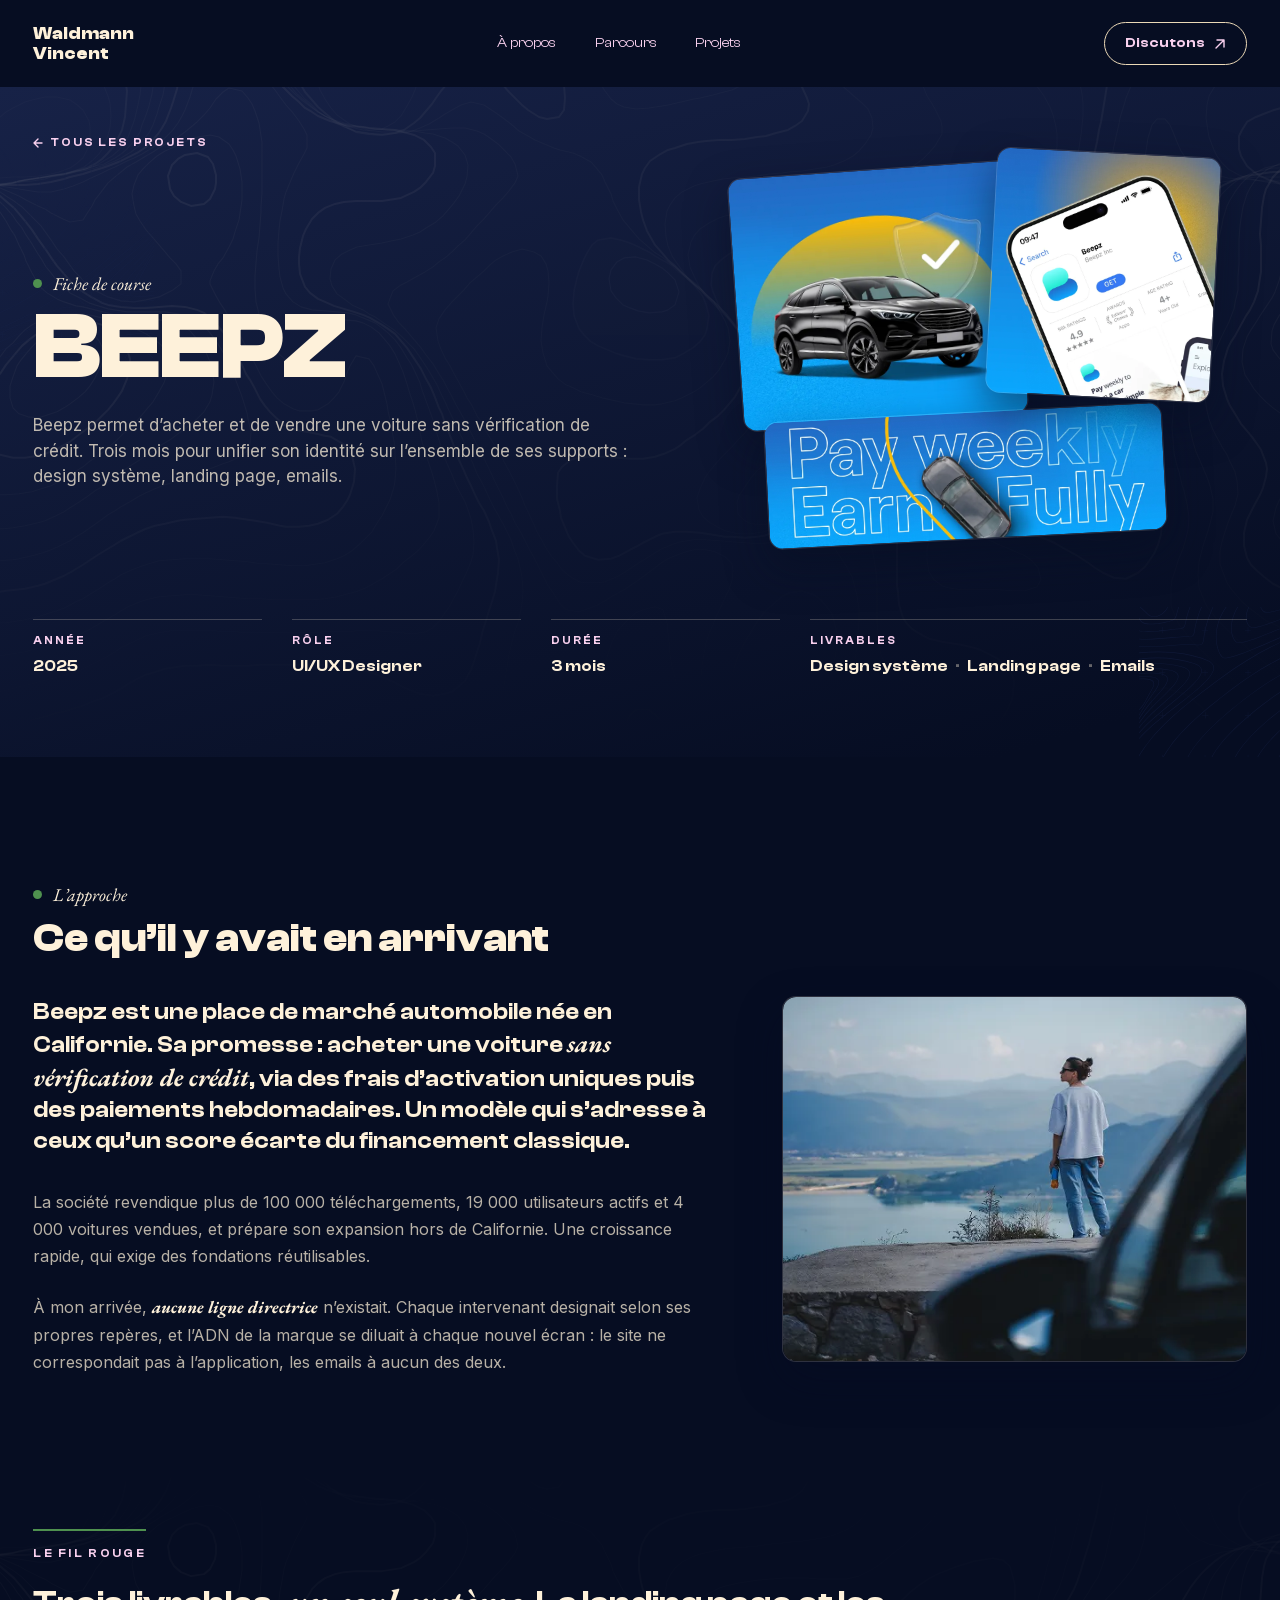
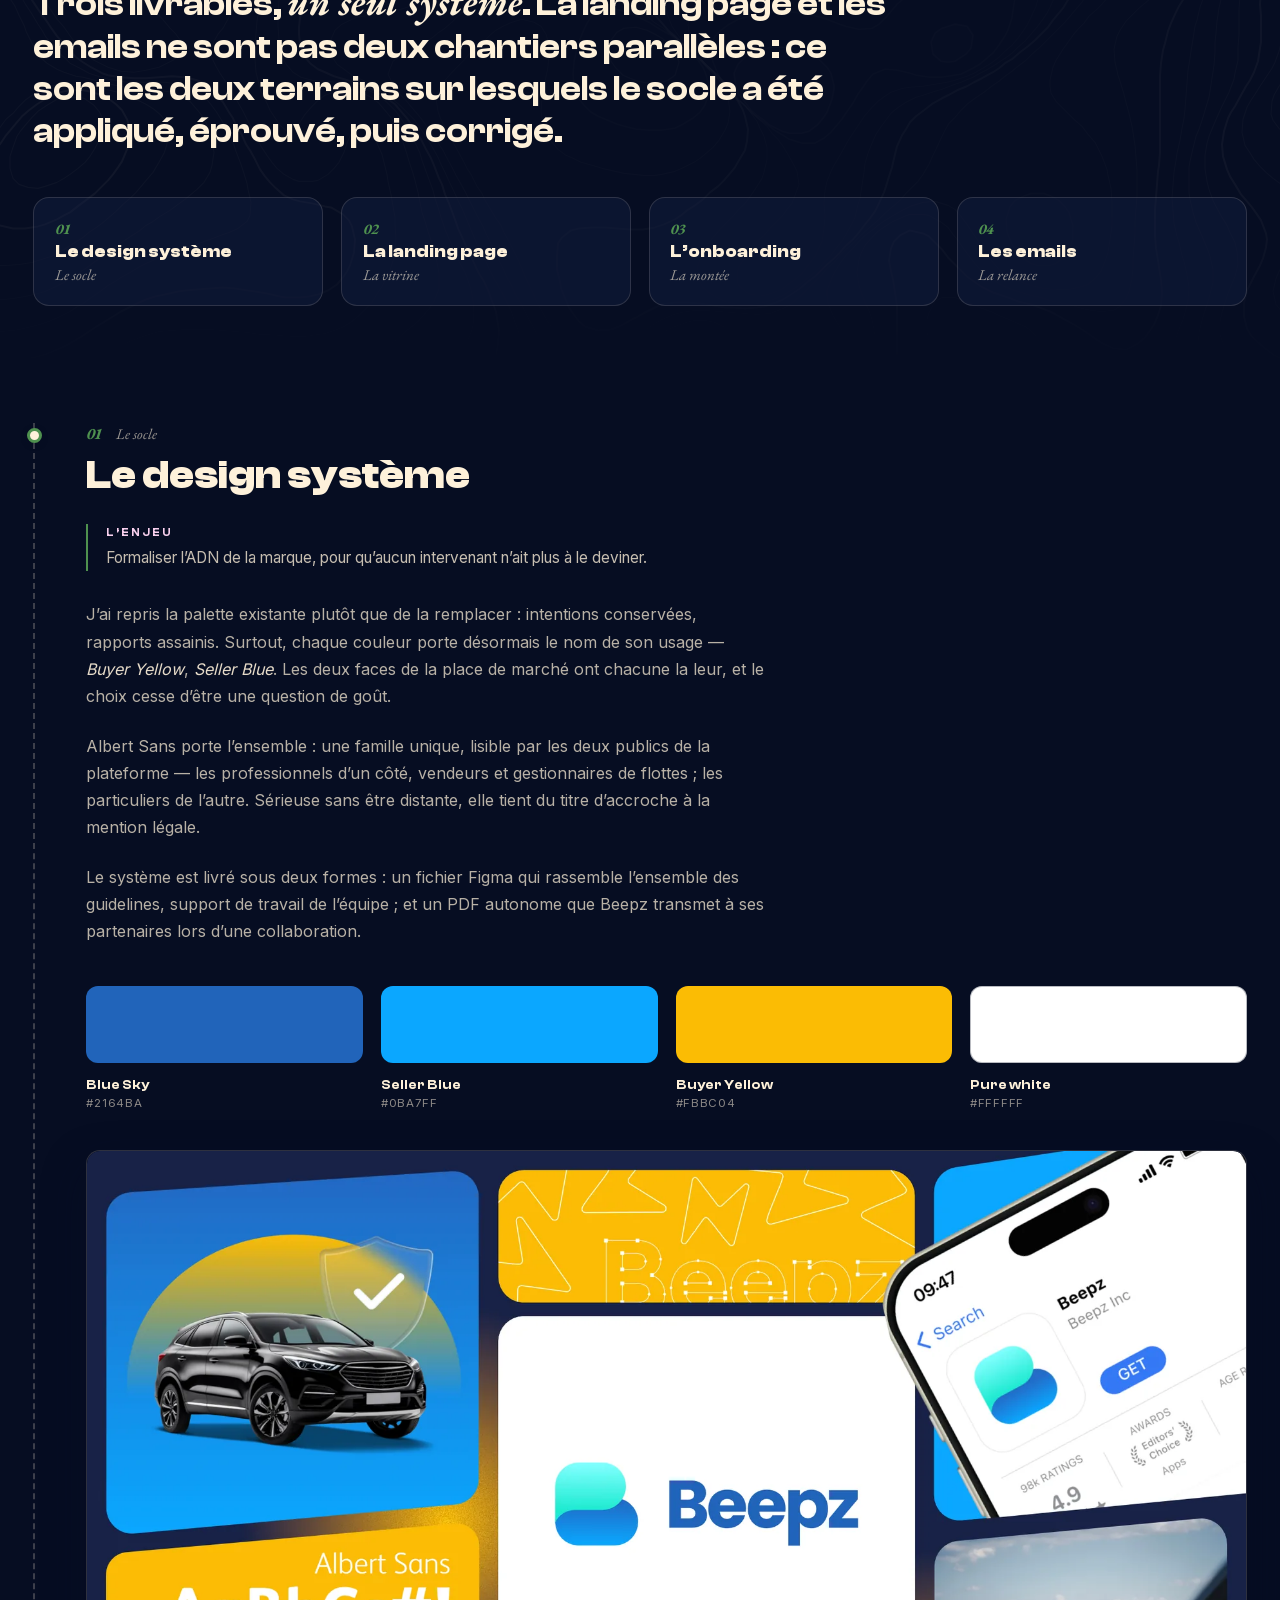
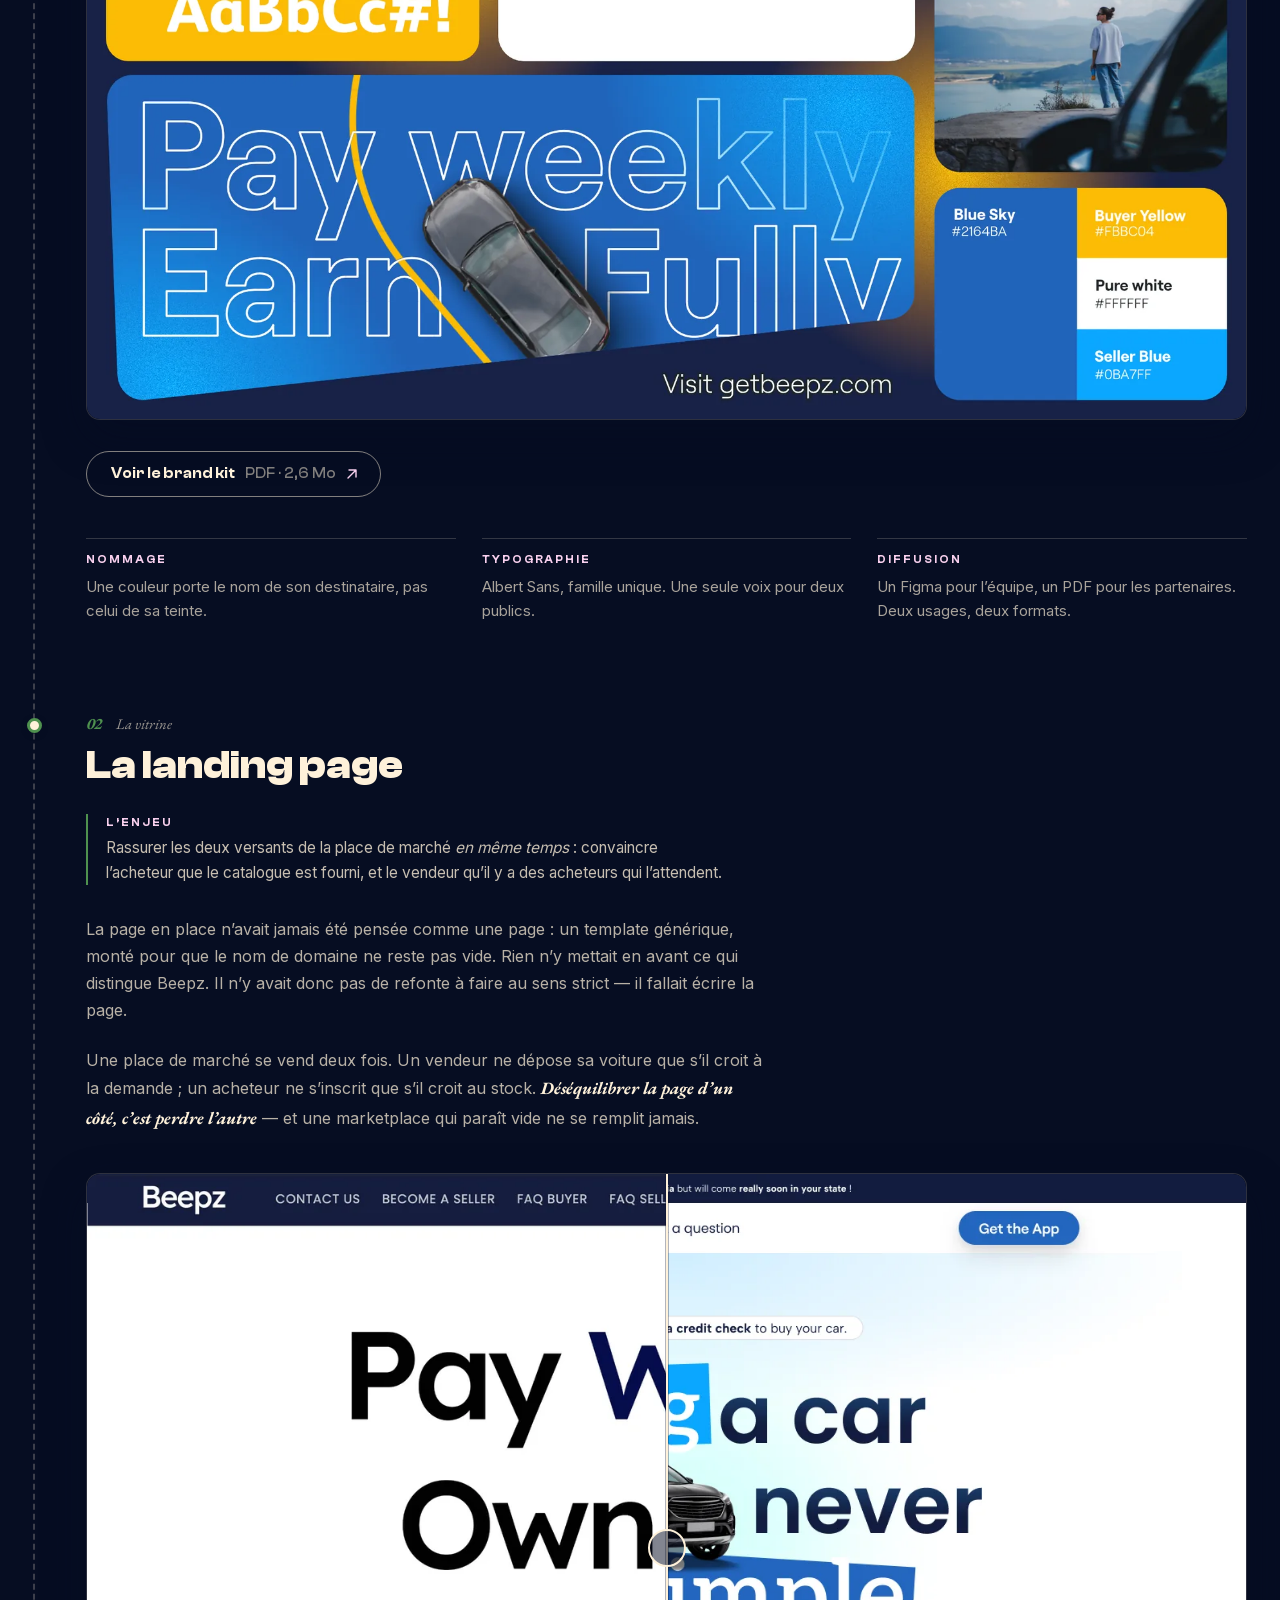
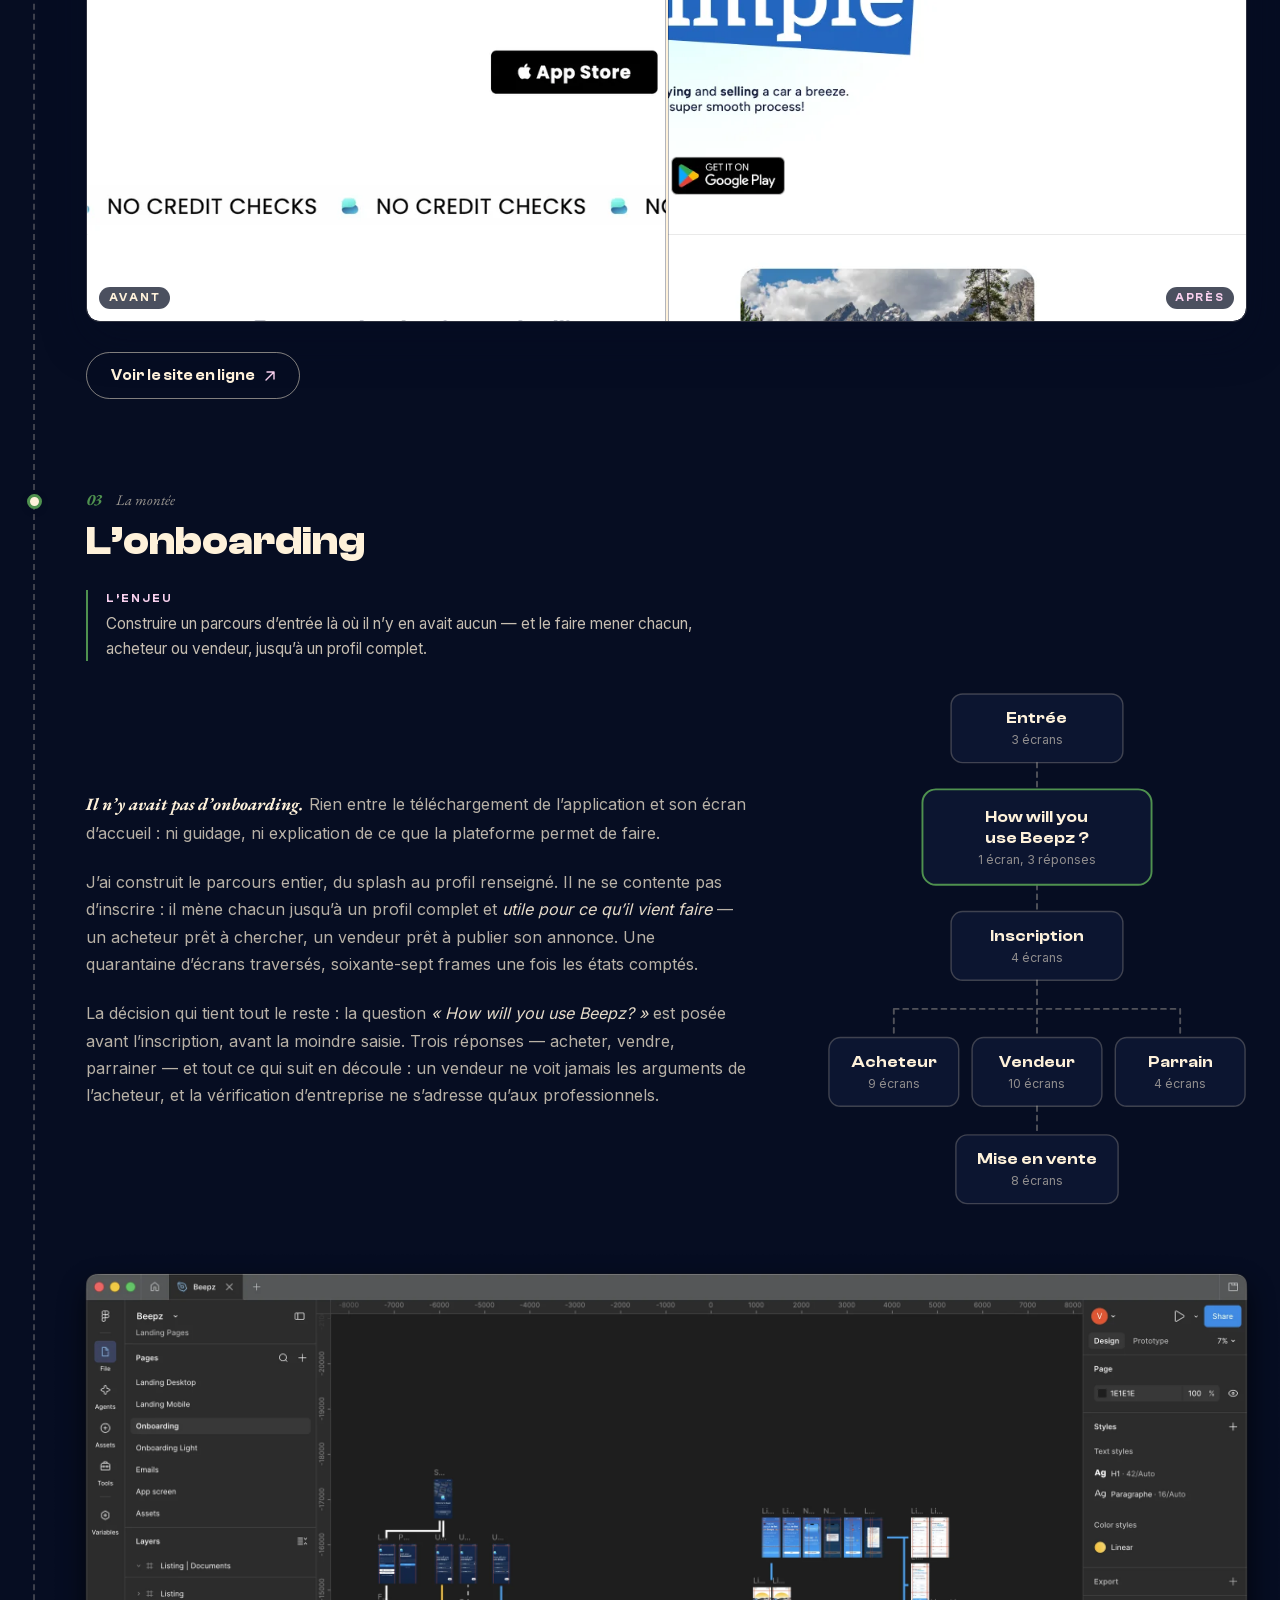
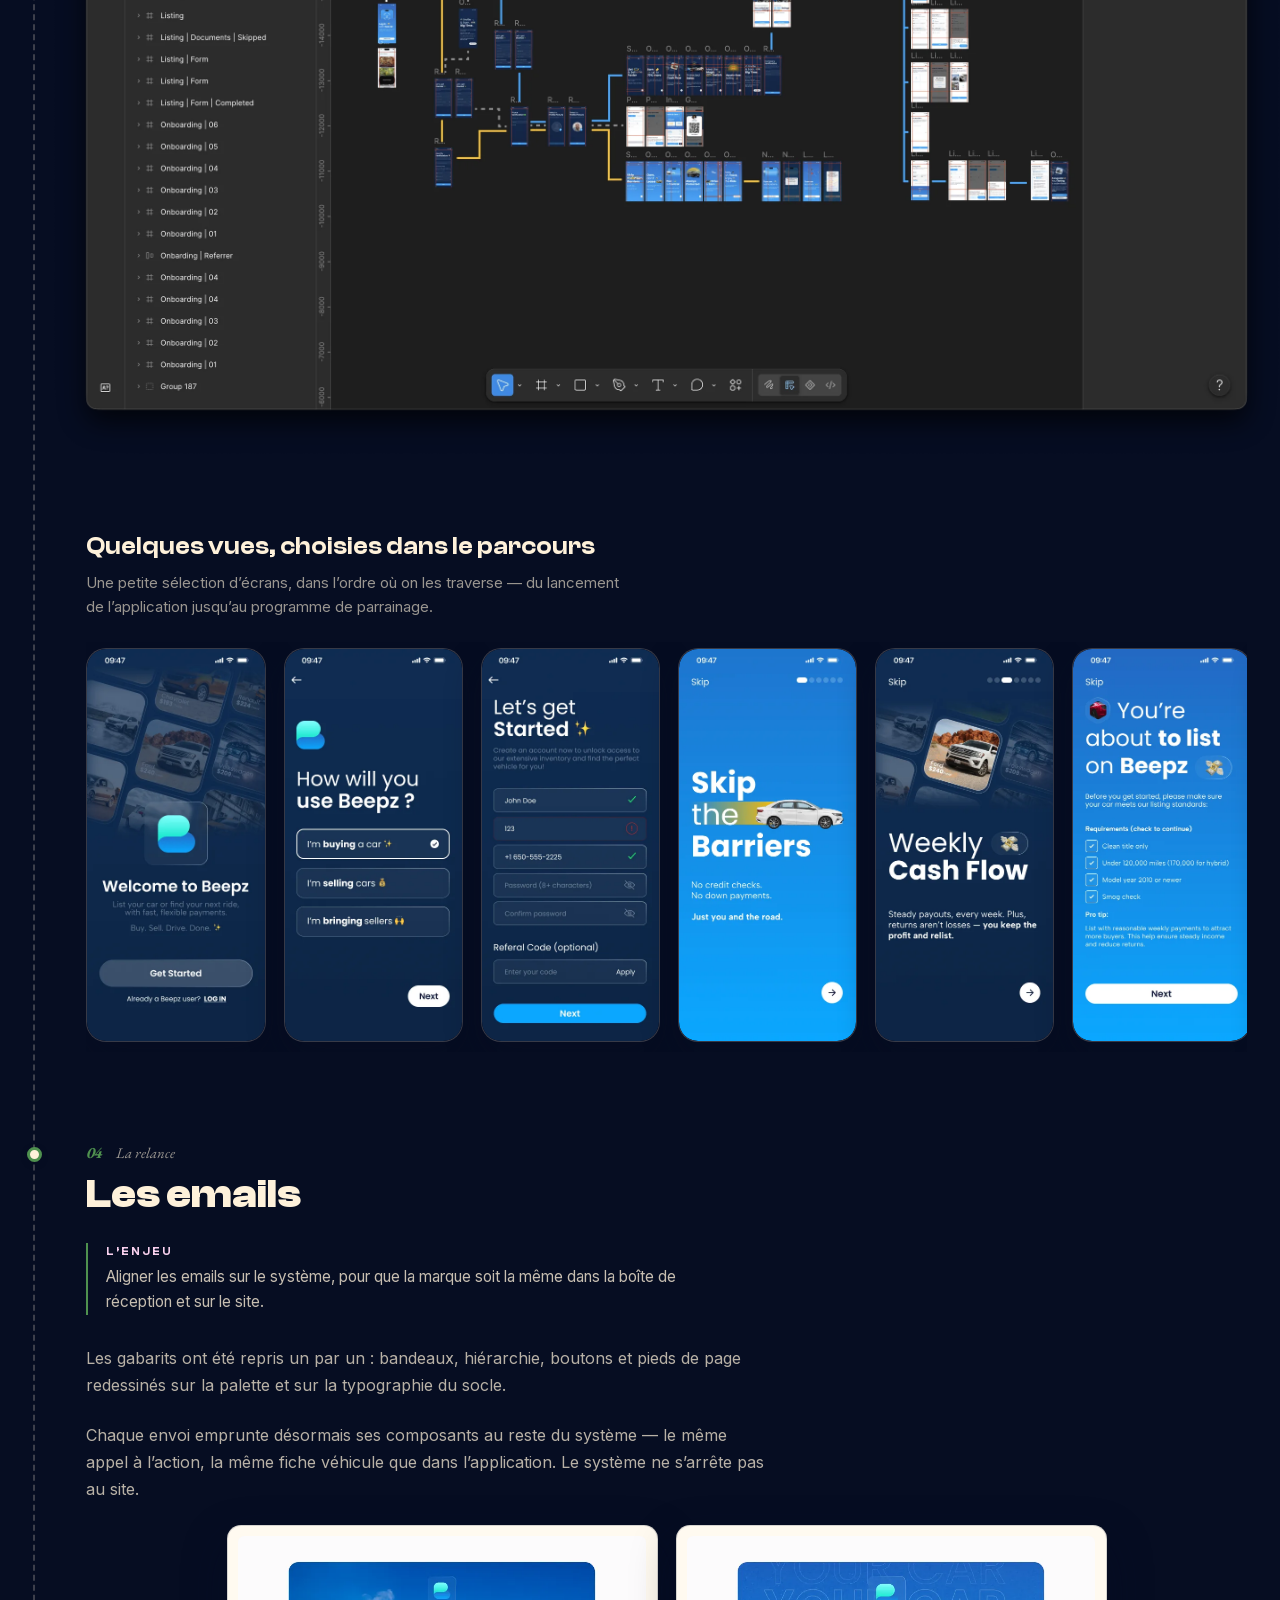
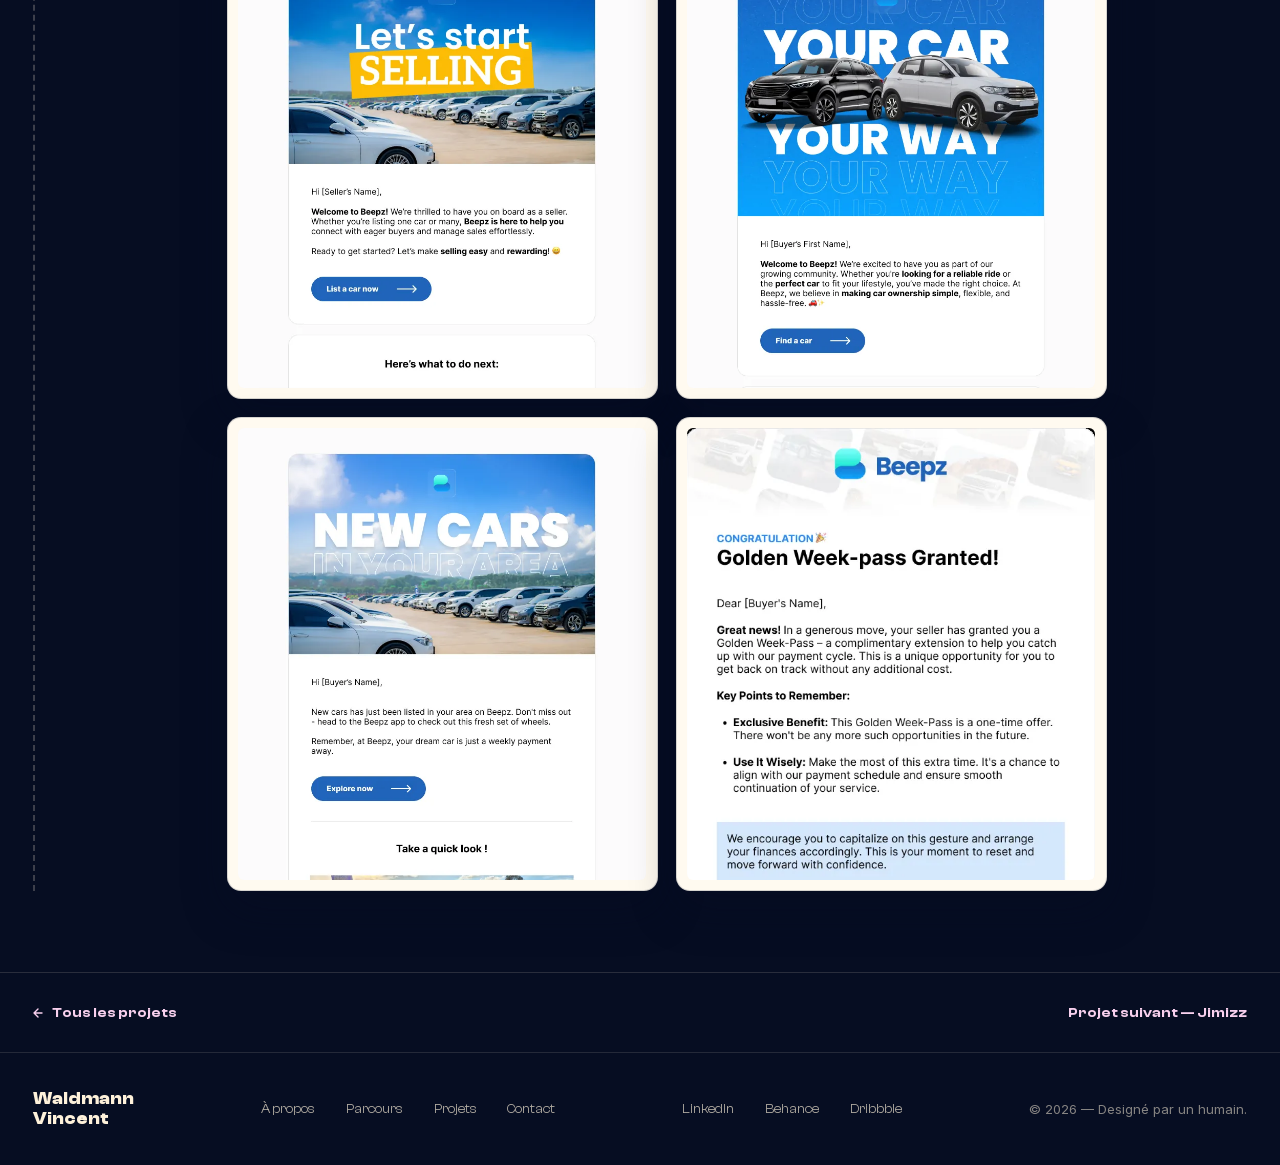
<file: projet-beepz.html>
<!DOCTYPE html>
<html lang="fr">
<head>
<meta charset="UTF-8">
<meta name="viewport" content="width=device-width, initial-scale=1.0">
<title>Beepz — Vincent Waldmann</title>
<meta name="description" content="Étude de cas Beepz : place de marché automobile californienne. Un design système, appliqué et éprouvé sur la landing page et les emails.">
<link rel="stylesheet" href="css/style.css?v=0.37">

<!-- L'ICÔNE DU SITE. Les trois fichiers sont à la RACINE du dépôt et non dans
     `assets/`, qui se range par page : ils n'appartiennent à aucune page, et
     `/favicon.ico` comme `/apple-touch-icon.png` sont sondés à un chemin fixe
     par des agents qui ne lisent jamais ce `<head>`. Ils sont fabriqués par
     `tools/gen_favicon.py` — voir CLAUDE.md, « L'icône et l'image de partage ».

     L'ordre compte : le navigateur retient la DERNIÈRE déclaration qu'il sait
     lire, donc le SVG passe après l'ICO et c'est lui qui gagne partout où il
     est compris. -->
<link rel="icon" href="favicon.ico" sizes="32x32">
<link rel="icon" href="favicon.svg" type="image/svg+xml">
<link rel="apple-touch-icon" href="apple-touch-icon.png">

<!-- LA CARTE DE PARTAGE — ce qui s'affiche quand l'adresse est collée dans un
     message ou sur un réseau.

     LES URL SONT ABSOLUES ICI, ET C'EST OBLIGATOIRE : un robot de réseau social
     ne résout pas une URL relative, il ne charge pas la page. C'est la SEULE
     entorse du site à la règle des chemins relatifs, et c'est pour ça que le
     domaine y est écrit en clair — si l'adresse change, ces lignes changent.

     `twitter:card` suffit seul : X, comme la plupart des autres, retombe sur
     les `og:` pour le titre, le texte et l'image. Les redire ferait deux jeux
     de chaînes à tenir d'accord, et c'est toujours le second qui ment. -->
<meta property="og:type" content="website">
<meta property="og:site_name" content="Vincent Waldmann">
<meta property="og:locale" content="fr_FR">
<meta property="og:url" content="https://vincentw.fr/projet-beepz">
<meta property="og:title" content="Beepz — Vincent Waldmann">
<meta property="og:description" content="Étude de cas Beepz : place de marché automobile californienne. Un design système, appliqué et éprouvé sur la landing page et les emails.">
<meta property="og:image" content="https://vincentw.fr/social-image.png">
<meta property="og:image:type" content="image/png">
<meta property="og:image:width" content="1280">
<meta property="og:image:height" content="640">
<meta property="og:image:alt" content="Vincent Waldmann, webdesigner &amp; intégrateur : le titre du site posé sur une carte topographique, entouré de stickers Figma, Adobe, HTML et Github.">
<meta name="twitter:card" content="summary_large_image">

<!-- LA FORME CANONIQUE est l'adresse SANS `.html`, celle que portent tous les
     liens du site. GitHub Pages sert les deux, donc un moteur de recherche y
     verrait deux adresses pour un même contenu, et un partage de la vieille
     forme compterait à part. -->
<link rel="canonical" href="https://vincentw.fr/projet-beepz">

<!-- LA MESURE D'AUDIENCE, par Umami Cloud : visiteurs, pages, durée de visite,
     provenance. Sans cookie, donc sans bandeau de consentement. Voir « La
     mesure d'audience » dans CLAUDE.md et la dernière IIFE de `js/main.js`.
     `data-domains` coupe tout hors du domaine : le serveur local ne compte pas.
     `data-exclude-hash` : les ancres ne comptent pas comme des pages. -->
<script defer src="https://cloud.umami.is/script.js"
        data-website-id="4deed941-b997-4501-a1a0-e32246f48ac7"
        data-domains="vincentw.fr"
        data-exclude-hash="true"></script>

<!-- LE VOILE DE TRANSITION, en tête et sur les quatre pages : sa moitié
     « arrivée » doit s'exécuter avant le premier rendu, sinon la page apparaît
     un instant à nu avant d'être recouverte. Voir l'en-tête de `js/veil.js`. -->
<script src="js/veil.js?v=0.37"></script>

<!-- La motion de la page, en trois lignes et AVANT le premier rendu.

     `js-motion` est la classe sous laquelle vivent tous les états masqués des
     blocs révélés au scroll : la poser ici, et pas depuis `main.js` en bas de
     page, est ce qui évite de voir la page s'afficher en entier puis se cacher.

     Elle n'est pas posée du tout en mouvement réduit — rien n'est alors masqué,
     et le JS de révélation ne démarre pas non plus.

     Le garde-fou de 2,5 s : si `main.js` ne s'est pas annoncé (réseau coupé,
     404, erreur), on retire la classe et tout le contenu réapparaît. Un texte
     resté invisible parce qu'un fichier n'a pas chargé serait la pire panne
     possible sur une page de portfolio. -->
<script>
  (function () {
    var html = document.documentElement;
    if (matchMedia('(prefers-reduced-motion: reduce)').matches) return;
    html.classList.add('js-motion');
    setTimeout(function () {
      if (html.dataset.motion !== 'ready') html.classList.remove('js-motion');
    }, 2500);
  })();
</script>
</head>
<body>

<header class="site-header">
  <a class="logo" href="./">
    <span>Waldmann</span>
    <span>Vincent</span>
  </a>
  <nav class="main-nav">
    <a href="./#a-propos">À propos</a>
    <a href="./#parcours">Parcours</a>
    <a href="./#projets">Projets</a>
  </nav>
  <a href="./#contact" class="btn-contact">
    Discutons
    <svg class="btn-contact__arrow" width="10" height="10" viewBox="0 0 10 10" fill="none" xmlns="http://www.w3.org/2000/svg">
      <path d="M1 9L9 1M9 1H2M9 1V8" stroke="currentColor" stroke-width="1.4" stroke-linecap="round" stroke-linejoin="round"/>
    </svg>
  </a>
  <!-- En mobile, le menu se replie derrière ce mousqueton : fermé, le doigt s'ouvre
       quand on touche. Le panneau est fabriqué par `js/main.js` en clonant la nav
       ci-dessus — une seule liste de liens à tenir. Sans JS le bouton reste masqué
       et la nav s'affiche comme avant. -->
  <button class="menu-toggle" type="button" aria-expanded="false" aria-controls="menu-panel" aria-label="Ouvrir le menu">
    <svg class="menu-toggle__icon" viewBox="0 0 24 32" width="20" height="27" fill="none" stroke="currentColor" stroke-width="2.2" stroke-linecap="round" stroke-linejoin="round" aria-hidden="true">
      <path d="M18.5 9C18.5 4.8 15.6 2.5 12 2.5 8 2.5 5.5 5.2 5.5 9.5l2.1 15.7c.5 2.8 2 4.3 4.5 4.3 2.7 0 4.5-1.8 4.9-4.5M16.6 10.4 18.5 9"/>
      <g class="menu-toggle__gate">
        <path d="M17 25 18.5 9"/>
        <path d="M17.3 22.2 17.7 17.8" stroke-width="4.4"/>
      </g>
    </svg>
  </button>
</header>

<main class="case">

  <!-- ======================================================================
       LA COUVERTURE

       Le seul endroit de la page qui porte le ciel du parcours (`--trail-sky`)
       et la tuile de relief : c'est la carte du site qu'on retrouve, en fond,
       le temps d'annoncer le projet. Le reste de la page revient sur l'encre.
       ====================================================================== -->
  <section class="case-hero">
    <div class="case-hero__sky" aria-hidden="true">
      <span class="case-hero__relief"></span>
      <img class="case-hero__topo case-hero__topo--left" src="assets/home/about/topo-square-left.svg" alt="" decoding="async">
      <img class="case-hero__topo case-hero__topo--right" src="assets/home/about/topo-square-right.svg" alt="" decoding="async">
    </div>

    <div class="case-hero__inner">
      <a class="case-back" href="./#projets">
        <svg class="case-back__arrow" width="10" height="10" viewBox="0 0 10 10" fill="none" aria-hidden="true" focusable="false">
          <path d="M9 5H1M5 1L1 5L5 9" stroke="currentColor" stroke-width="1.4" stroke-linecap="round" stroke-linejoin="round"/>
        </svg>
        Tous les projets
      </a>

      <div class="case-hero__grid">
        <div class="case-hero__text">
          <!-- « Fiche de course » et non « Étude de cas » : en montagne, la fiche de course
               décrit une voie — l'approche, les difficultés, le matériel. C'est exactement
               ce que fait la page, et ça garde l'œil dans le registre du site, comme
               « L'approche » juste en dessous. -->
          <p class="case__eyebrow">Fiche de course</p>
          <!-- La marque s'écrit « Beepz » : les capitales sont un effet de titre, elles
               viennent du CSS (`text-transform`) et pas du contenu. -->
          <h1 class="case-hero__title">Beepz</h1>

          <p class="case-hero__claim">
            Beepz permet d’acheter et de vendre une voiture sans vérification de crédit.
            Trois mois pour unifier son identité sur l’ensemble de ses supports&nbsp;:
            design système, landing page, emails.
          </p>
        </div>

        <!-- Trois plaques découpées dans la planche de marque. Même vocabulaire que le
             tas de photos de l'accueil : posées en % d'un cadre de référence, rotation
             de repos dans `--rot`, empilement décidé par des `z-index` explicites et
             non par l'ordre du DOM. C'est ce qui met une image au-dessus de la ligne
             de flottaison : la planche complète est à trois écrans de scroll. -->
        <div class="case-hero__plates" data-viewer="Beepz en trois vues">
          <img class="plate plate--car" src="assets/beepz/car.webp" width="665" height="590" decoding="async"
               alt="Une voiture présentée sur fond bleu, accompagnée d’un badge de vérification.">
          <img class="plate plate--weekly" src="assets/beepz/weekly.webp" width="1100" height="350" decoding="async"
               alt="Bandeau de marque Beepz : « Pay weekly, Earn Fully », une voiture vue de dessus et la courbe jaune de la route.">
          <img class="plate plate--app" src="assets/beepz/app.webp" width="640" height="700" decoding="async"
               alt="La fiche de l’application Beepz sur l’App Store : 98 000 notes, 4,9 sur 5, distinction Editors’ Choice.">
        </div>
      </div>

      <!-- La fiche de course : ce qu'un topo d'escalade porte en tête, transposé.
           `topo--todo` (le pointillé) a sauté, les quatre cases sont renseignées. -->
      <dl class="topo">
        <div class="topo__cell">
          <dt class="topo__term">Année</dt>
          <dd class="topo__value">2025</dd>
        </div>
        <div class="topo__cell">
          <dt class="topo__term">Rôle</dt>
          <dd class="topo__value">UI/UX Designer</dd>
        </div>
        <div class="topo__cell">
          <dt class="topo__term">Durée</dt>
          <dd class="topo__value">3 mois</dd>
        </div>
        <div class="topo__cell topo__cell--wide">
          <dt class="topo__term">Livrables</dt>
          <dd class="topo__value">Design système<span class="topo__dot">·</span>Landing page<span class="topo__dot">·</span>Emails</dd>
        </div>
      </dl>
    </div>
  </section>

  <!-- ======================================================================
       L'APPROCHE — le contexte et le problème, avant toute image.
       ====================================================================== -->
  <section class="case-section" id="approche">
    <div class="case-head" data-reveal>
      <p class="case__eyebrow">L’approche</p>
      <h2 class="case__title">Ce qu’il y avait en arrivant</h2>
    </div>

    <div class="case-split">
    <div class="case-body" data-reveal>
      <!-- Ce paragraphe-ci est du fait vérifiable, relevé sur getbeepz.com : il
           décrit le client, pas la mission. Les chiffres viennent de leur site et
           sont donc à redater si la page vieillit. -->
      <p class="case-body__lede">
        Beepz est une place de marché automobile née en Californie. Sa promesse&nbsp;:
        acheter une voiture <span class="case-hl">sans vérification de crédit</span>, via
        des frais d’activation uniques puis des paiements hebdomadaires. Un modèle qui
        s’adresse à ceux qu’un score écarte du financement classique.
      </p>

      <p>
        La société revendique plus de 100 000 téléchargements, 19 000 utilisateurs
        actifs et 4 000 voitures vendues, et prépare son expansion hors de Californie.
        Une croissance rapide, qui exige des fondations réutilisables.
      </p>

      <p>
        À mon arrivée, <span class="case-hl">aucune ligne directrice</span> n’existait.
        Chaque intervenant designait selon ses propres repères, et l’ADN de la marque se
        diluait à chaque nouvel écran&nbsp;: le site ne correspondait pas à
        l’application, les emails à aucun des deux.
      </p>

    </div>

    <!-- La photo de marque plutôt qu'un schéma : elle vient de la planche du système,
         c'est la direction photographique de Beepz — une personne vue depuis l'habitacle.
         Sa définition native est de 522 px, donc elle est juste à la bonne taille pour
         cette colonne et pas davantage : si tu récupères le fichier d'origine, remplace-la. -->
    <div class="case-aside" data-reveal>
      <div class="case-aside__shot" data-viewer="La direction photographique">
        <img src="assets/beepz/lifestyle.webp" width="522" height="410" loading="lazy" decoding="async"
             alt="Photographie de marque Beepz : une personne face à un lac de montagne, vue depuis l’habitacle d’une voiture.">
      </div>
    </div>
    </div>
  </section>

  <!-- ======================================================================
       LE FIL ROUGE

       C'est le pivot de la page, et sa raison d'être : il dit au lecteur, AVANT
       les trois volets, pourquoi ils ne font qu'un. Sans lui, la page se lit
       comme trois mini-projets qui partagent un logo.
       ====================================================================== -->
  <section class="case-pivot">
    <p class="case-pivot__kicker" data-reveal>Le fil rouge</p>
    <p class="case-pivot__statement" data-reveal>
      Trois livrables, <span class="case-hl">un seul système</span>. La landing page et
      les emails ne sont pas deux chantiers parallèles&nbsp;: ce sont les deux terrains
      sur lesquels le socle a été appliqué, éprouvé, puis corrigé.
    </p>

    <nav class="case-toc" data-reveal aria-label="Les trois volets du projet">
      <a class="case-toc__item" href="#socle">
        <span class="case-toc__num">01</span>
        <span class="case-toc__label">Le design système</span>
        <span class="case-toc__role">Le socle</span>
      </a>
      <a class="case-toc__item" href="#landing">
        <span class="case-toc__num">02</span>
        <span class="case-toc__label">La landing page</span>
        <span class="case-toc__role">La vitrine</span>
      </a>
      <a class="case-toc__item" href="#onboarding">
        <span class="case-toc__num">03</span>
        <span class="case-toc__label">L’onboarding</span>
        <span class="case-toc__role">La montée</span>
      </a>
      <a class="case-toc__item" href="#emails">
        <span class="case-toc__num">04</span>
        <span class="case-toc__label">Les emails</span>
        <span class="case-toc__role">La relance</span>
      </a>
    </nav>
  </section>

  <!-- ======================================================================
       LES TROIS VOLETS

       Même grammaire interne pour les trois — numéro, titre, enjeu, texte,
       visuel, notes de terrain — c'est cette répétition qui les fait lire comme
       un seul projet.

       Il y a eu ici une bande « Hérité du socle », qui listait en pastilles ce que
       chaque terrain reprenait au design système. Retirée à la demande de Vincent.
       Le lien entre les volets ne tient donc plus qu'au fil rouge et à cette
       grammaire commune : si tu veux le rendre explicite, écris-le dans le texte
       du volet plutôt que de remonter un bandeau.
       ====================================================================== -->
  <section class="case-versants" aria-label="Les trois volets du projet">
    <ol class="versants">

      <li class="versant" id="socle" data-reveal="pin">
        <div class="versant__head" data-reveal>
          <p class="versant__num">01</p>
          <h2 class="versant__title">Le design système</h2>
          <p class="versant__role">Le socle</p>
        </div>

        <p class="versant__stake" data-reveal>
          <span class="versant__stake-label">L’enjeu</span>
          Formaliser l’ADN de la marque, pour qu’aucun intervenant n’ait plus à le
          deviner.
        </p>

        <div class="versant__body" data-reveal>
          <p>
            J’ai repris la palette existante plutôt que de la remplacer&nbsp;: intentions
            conservées, rapports assainis. Surtout, chaque couleur porte désormais le nom
            de son usage — <em>Buyer Yellow</em>, <em>Seller Blue</em>. Les deux faces de
            la place de marché ont chacune la leur, et le choix cesse d’être une question
            de goût.
          </p>
          <p>
            Albert Sans porte l’ensemble&nbsp;: une famille unique, lisible par les deux
            publics de la plateforme — les professionnels d’un côté, vendeurs et
            gestionnaires de flottes&nbsp;; les particuliers de l’autre. Sérieuse sans
            être distante, elle tient du titre d’accroche à la mention légale.
          </p>
          <p>
            Le système est livré sous deux formes&nbsp;: un fichier Figma qui rassemble
            l’ensemble des guidelines, support de travail de l’équipe&nbsp;; et un PDF
            autonome que Beepz transmet à ses partenaires lors d’une collaboration.
          </p>
        </div>

        <!-- La palette du CLIENT, en dur, et c'est la seule entorse à la règle des
             quatre couleurs du site. Elle est cantonnée aux `.swatches` d'une page
             projet : ce sont des couleurs montrées comme CONTENU — au même titre
             qu'une capture d'écran, qui les charrie déjà — jamais reprises dans le
             chrome. Les valeurs vivent dans le CSS et pas dans un style en ligne,
             pour qu'il n'y ait qu'un seul endroit à relire. -->
        <ul class="swatches" data-reveal="group" aria-label="La palette Beepz">
          <li class="swatch swatch--sky">
            <span class="swatch__chip" aria-hidden="true"></span>
            <span class="swatch__name">Blue Sky</span>
            <span class="swatch__hex">#2164BA</span>
          </li>
          <li class="swatch swatch--seller">
            <span class="swatch__chip" aria-hidden="true"></span>
            <span class="swatch__name">Seller Blue</span>
            <span class="swatch__hex">#0BA7FF</span>
          </li>
          <li class="swatch swatch--buyer">
            <span class="swatch__chip" aria-hidden="true"></span>
            <span class="swatch__name">Buyer Yellow</span>
            <span class="swatch__hex">#FBBC04</span>
          </li>
          <li class="swatch swatch--white">
            <span class="swatch__chip" aria-hidden="true"></span>
            <span class="swatch__name">Pure white</span>
            <span class="swatch__hex">#FFFFFF</span>
          </li>
        </ul>

        <figure class="versant__figure" data-viewer="La planche du design système" data-reveal>
          <!-- `--dark` et non le carton crème : la planche a son propre fond bleu
               nuit, un passe-partout clair autour serait une collerette. -->
          <div class="versant__shot versant__shot--dark">
            <img src="assets/beepz/system.webp" width="1800" height="1349" loading="lazy" decoding="async"
                 alt="Planche du design système Beepz : le logo, la palette Blue Sky, Seller Blue, Buyer Yellow et blanc pur, la typographie Albert Sans, et des exemples de photographie et de mise en page.">
          </div>
        </figure>

        <!-- Le brand kit lui-même, c'est-à-dire le PDF dont parle le paragraphe du
             dessus : celui que Beepz remet à ses partenaires. Copié à la racine des
             assets sous un nom sans espace — « Branding Kit.pdf » aurait imposé un
             %20 dans l'URL. La source reste dans assets/beepz/.

             Nouvel onglet et `rel="noopener"`, comme le lien sortant du volet 02. Le
             poids est annoncé dans le libellé ET dans l'aria-label : personne n'aime
             déclencher 2,6 Mo sans le savoir. -->
        <a class="case-btn" href="assets/beepz/branding-kit.pdf" target="_blank" rel="noopener"
           aria-label="Voir le brand kit Beepz, PDF de 2,6 Mo (nouvel onglet)" data-reveal>
          Voir le brand kit
          <span class="case-btn__meta">PDF&nbsp;· 2,6&nbsp;Mo</span>
          <svg class="case-btn__arrow" width="10" height="10" viewBox="0 0 10 10" fill="none" aria-hidden="true" focusable="false">
            <path d="M1 9L9 1M9 1H2M9 1V8" stroke="currentColor" stroke-width="1.4" stroke-linecap="round" stroke-linejoin="round"/>
          </svg>
        </a>

        <ul class="versant__notes" data-reveal="group">
          <li class="note">
            <h3 class="note__title">Nommage</h3>
            <p class="note__text">Une couleur porte le nom de son destinataire, pas celui de sa teinte.</p>
          </li>
          <li class="note">
            <h3 class="note__title">Typographie</h3>
            <p class="note__text">Albert Sans, famille unique. Une seule voix pour deux publics.</p>
          </li>
          <li class="note">
            <h3 class="note__title">Diffusion</h3>
            <p class="note__text">Un Figma pour l’équipe, un PDF pour les partenaires. Deux usages, deux formats.</p>
          </li>
        </ul>
      </li>

      <li class="versant" id="landing" data-reveal="pin">
        <div class="versant__head" data-reveal>
          <p class="versant__num">02</p>
          <h2 class="versant__title">La landing page</h2>
          <p class="versant__role">La vitrine</p>
        </div>

        <p class="versant__stake" data-reveal>
          <span class="versant__stake-label">L’enjeu</span>
          Rassurer les deux versants de la place de marché <em>en même temps</em>&nbsp;:
          convaincre l’acheteur que le catalogue est fourni, et le vendeur qu’il y a des
          acheteurs qui l’attendent.
        </p>

        <div class="versant__body" data-reveal>
          <p>
            La page en place n’avait jamais été pensée comme une page&nbsp;: un template
            générique, monté pour que le nom de domaine ne reste pas vide. Rien n’y
            mettait en avant ce qui distingue Beepz. Il n’y avait donc pas de refonte à
            faire au sens strict — il fallait écrire la page.
          </p>
          <p>
            Une place de marché se vend deux fois. Un vendeur ne dépose sa voiture que
            s’il croit à la demande&nbsp;; un acheteur ne s’inscrit que s’il croit au
            stock. <span class="case-hl">Déséquilibrer la page d’un côté, c’est perdre
            l’autre</span>&nbsp;— et une marketplace qui paraît vide ne se remplit jamais.
          </p>
        </div>

        <!-- L'avant / après : une preview du seul hero, pas les pages entières.

             Il y a eu ici les deux pages complètes défilant dans le cadre. C'était
             juste et c'était trop : un grand cadre qui coûtait plusieurs milliers de
             pixels de défilement pour un argument qui se joue en un coup d'œil. Le
             hero suffit — c'est là que l'évolution du design se voit.

             La page refaite est dessous, celle d'avant posée dessus et rognée à gauche
             de la poignée. Les deux images sont cadrées sur EXACTEMENT la même région,
             1440 x 928, sinon le balayage comparerait deux endroits différents.

             Le curseur est un `<input type="range">` étendu sur tout le cadre et rendu
             transparent : on glisse n'importe où, et le clavier fonctionne sans une
             ligne de plus. Le trait et la pastille ne sont que des décors. -->
        <figure class="versant__figure" data-reveal>
          <div class="versant__shot versant__shot--dark">
            <div class="wipe">
              <img class="wipe__base" src="assets/beepz/hero-after.webp" width="1440" height="928" loading="lazy" decoding="async"
                   alt="Le hero de la landing page après refonte : « Owning a car was never that simple », les mots clés surlignés en bleu et en jaune de la marque, une voiture détourée et les deux boutons de store.">

              <div class="wipe__top">
                <img src="assets/beepz/hero-before.webp" width="1440" height="928" loading="lazy" decoding="async"
                     alt="Le hero de la landing page avant refonte : « Pay Weekly, Own Fully » en gros caractères noirs sur fond blanc, deux boutons de store, un emoji voiture et un bandeau « no credit checks » répété.">
              </div>

              <span class="wipe__label">Avant</span>
              <span class="wipe__label wipe__label--after">Après</span>
              <span class="wipe__handle" aria-hidden="true"></span>

              <input class="wipe__range" type="range" min="0" max="100" value="50" step="0.1"
                     aria-label="Comparer le hero de la landing page avant et après refonte : glissez vers la gauche pour découvrir la page refaite.">
            </div>
          </div>
        </figure>

        <!-- Lien sortant : nouvel onglet, pour ne pas faire perdre la page projet. Le
             `rel` est obligatoire avec `target="_blank"` — sans lui, la page ouverte
             garde une référence sur celle-ci via `window.opener`. L'`aria-label`
             reprend le texte ET annonce le nouvel onglet, qu'une flèche ne dit pas. -->
        <a class="case-btn" href="https://getbeepz.com/" target="_blank" rel="noopener"
           aria-label="Voir le site Beepz en ligne (nouvel onglet)" data-reveal>
          Voir le site en ligne
          <svg class="case-btn__arrow" width="10" height="10" viewBox="0 0 10 10" fill="none" aria-hidden="true" focusable="false">
            <path d="M1 9L9 1M9 1H2M9 1V8" stroke="currentColor" stroke-width="1.4" stroke-linecap="round" stroke-linejoin="round"/>
          </svg>
        </a>

      </li>

      <!-- ONBOARDING — le plus gros chantier du projet, et le seul dont la matière
           tient dans un diagramme avant de tenir dans des captures.

           La carte est dessinée à la main en SVG plutôt que reprise en image de la
           planche Figma : à l'échelle d'une page web, soixante-sept vignettes de
           téléphone sont illisibles. Ce qu'il faut lire, c'est la STRUCTURE — le tronc,
           la fourche, les trois branches et leurs poids. La planche elle-même vient
           ensuite, en capture, pour le volume ; puis dix écrans dans un rail défilant. -->
      <li class="versant" id="onboarding" data-reveal="pin">
        <div class="versant__head" data-reveal>
          <p class="versant__num">03</p>
          <h2 class="versant__title">L’onboarding</h2>
          <p class="versant__role">La montée</p>
        </div>

        <p class="versant__stake" data-reveal>
          <span class="versant__stake-label">L’enjeu</span>
          Construire un parcours d’entrée là où il n’y en avait aucun — et le faire
          mener chacun, acheteur ou vendeur, jusqu’à un profil complet.
        </p>

        <!-- Le texte à gauche, la carte à droite, dressée à la VERTICALE : elle se lit
             de haut en bas en même temps que les trois paragraphes, et elle ne coûte
             plus une bande pleine largeur à elle seule. Sous 900 px, les deux
             s'empilent et la carte passe sous le texte. -->
        <div class="onb-split">
        <div class="versant__body" data-reveal>
          <p>
            <span class="case-hl">Il n’y avait pas d’onboarding.</span> Rien entre le
            téléchargement de l’application et son écran d’accueil&nbsp;: ni guidage, ni
            explication de ce que la plateforme permet de faire.
          </p>
          <!-- Les deux chiffres sont MA lecture des planches, à confirmer par Vincent :
               ~38 écrans sur le chemin traversé, ~67 frames une fois les états comptés. -->
          <p>
            J’ai construit le parcours entier, du splash au profil renseigné. Il ne se
            contente pas d’inscrire&nbsp;: il mène chacun jusqu’à un profil complet et
            <em>utile pour ce qu’il vient faire</em> — un acheteur prêt à chercher, un
            vendeur prêt à publier son annonce. Une quarantaine d’écrans traversés,
            soixante-sept frames une fois les états comptés.
          </p>
          <p>
            La décision qui tient tout le reste&nbsp;: la question
            <em>« How will you use Beepz? »</em> est posée avant l’inscription, avant la
            moindre saisie. Trois réponses — acheter, vendre, parrainer — et tout ce qui
            suit en découle&nbsp;: un vendeur ne voit jamais les arguments de l’acheteur,
            et la vérification d’entreprise ne s’adresse qu’aux professionnels.
          </p>
        </div>

        <!-- La carte, en vertical : le tronc descend, la fourche est au milieu, et les
             trois branches s'ouvrent côte à côte en bas — la queue vendeur sous la
             sienne. Même vocabulaire que la version horizontale qu'elle remplace. -->
        <figure class="onb-split__map" data-reveal>
          <svg class="flow" viewBox="0 -2 440 540" role="img"
               aria-label="La structure du parcours : une entrée de 3 écrans, puis la question « How will you use Beepz ? », puis 4 écrans d’inscription communs, puis trois branches — acheteur 9 écrans, vendeur 10 écrans suivis de 8 écrans de mise en vente, et parrain 4 écrans.">

            <!-- le tronc -->
            <path class="flow-line" d="M220 72V100M220 200V228"/>

            <!-- l'éclatement en trois branches -->
            <path class="flow-line" d="M220 300V330M70 330H370M70 330V360M220 330V360M370 330V360"/>

            <!-- la queue vendeur -->
            <path class="flow-line" d="M220 432V462"/>

            <g class="flow-node">
              <rect class="flow-box" x="130" y="0" width="180" height="72" rx="12"/>
              <text class="flow-name" x="220" y="31">Entrée</text>
              <text class="flow-count" x="220" y="53">3 écrans</text>
            </g>

            <!-- La fourche porte l'accent : c'est la décision du volet, pas une étape
                 parmi d'autres. Elle est aussi la seule boîte à citer le produit. -->
            <g class="flow-node">
              <rect class="flow-box flow-box--fork" x="100" y="100" width="240" height="100" rx="14"/>
              <text class="flow-name" x="220" y="134">How will you</text>
              <text class="flow-name" x="220" y="156">use Beepz&nbsp;?</text>
              <text class="flow-count" x="220" y="178">1 écran, 3 réponses</text>
            </g>

            <g class="flow-node">
              <rect class="flow-box" x="130" y="228" width="180" height="72" rx="12"/>
              <text class="flow-name" x="220" y="259">Inscription</text>
              <text class="flow-count" x="220" y="281">4 écrans</text>
            </g>

            <g class="flow-node">
              <rect class="flow-box" x="2" y="360" width="136" height="72" rx="12"/>
              <text class="flow-name" x="70" y="391">Acheteur</text>
              <text class="flow-count" x="70" y="413">9 écrans</text>
            </g>

            <g class="flow-node">
              <rect class="flow-box" x="152" y="360" width="136" height="72" rx="12"/>
              <text class="flow-name" x="220" y="391">Vendeur</text>
              <text class="flow-count" x="220" y="413">10 écrans</text>
            </g>

            <g class="flow-node">
              <rect class="flow-box" x="302" y="360" width="136" height="72" rx="12"/>
              <text class="flow-name" x="370" y="391">Parrain</text>
              <text class="flow-count" x="370" y="413">4 écrans</text>
            </g>

            <g class="flow-node">
              <rect class="flow-box" x="135" y="462" width="170" height="72" rx="12"/>
              <text class="flow-name" x="220" y="493">Mise en vente</text>
              <text class="flow-count" x="220" y="515">8 écrans</text>
            </g>
          </svg>
        </figure>
        </div>

        <!-- La planche entière, telle qu'elle est dans Figma. Elle ne se LIT pas à
             cette échelle, et ce n'est pas son rôle : la carte au-dessus dit la
             structure, celle-ci dit le VOLUME. La visionneuse l'ouvre en grand pour qui
             veut s'y promener. Source : assets/beepz/src/onboarding-figma.png.

             L'interface de Figma est gardée EXPRÈS, à la demande de Vincent : c'est
             elle qui dit « voilà le fichier de travail ». Ne la rogne pas. La fenêtre
             porte son ombre macOS dans son alpha, donc pas de `.versant__shot` autour :
             la fenêtre est son propre cadre. -->
        <figure class="versant__figure onb-board" data-reveal>
          <div data-viewer="La planche de l’onboarding">
            <img src="assets/beepz/onboarding/wireframe.webp" width="2580" height="1694" loading="lazy" decoding="async"
                 alt="La page Onboarding du fichier Beepz ouverte dans Figma : une soixantaine d’écrans reliés par des flèches, du splash jusqu’à la mise en vente, répartis en branches acheteur, vendeur et parrain.">
          </div>
        </figure>

        <!-- La tête du carrousel : elle dit que les dix écrans sont un CHOIX, pour
             qu'on ne les prenne pas pour le parcours entier juste après la planche. -->
        <div class="onb-pick" data-reveal>
          <h3 class="onb-pick__title">Quelques vues, choisies dans le parcours</h3>
          <p class="onb-pick__lede">
            Une petite sélection d’écrans, dans l’ordre où on les traverse&nbsp;— du
            lancement de l’application jusqu’au programme de parrainage.
          </p>
        </div>

        <!-- Le rail : dix écrans, pas quarante. Il montre un ORDRE, pas un volume —
             le volume est le travail de la carte, qui le dit en chiffres, et de la
             planche juste au-dessus, qui le montre. Une file de quarante vignettes redeviendrait une planche-contact,
             ce que la règle d'édition du projet écarte.

             Chaque écran porte un argument : la fourche est le point du volet,
             l'inscription montre ses états de validation dans une seule vue, et les
             écrans 04 et 05 côte à côte prouvent que les deux publics ne lisent pas le
             même discours. Le geste va dans le sens du parcours, et la page ne
             s'allonge pas.

             Pas de libellé sous les écrans : les noms de chapitre sont déjà sur la
             carte au-dessus, et le titre de chaque vue n'apprend rien. Le sens est
             porté par les `alt`, qui décrivent réellement ce qu'on voit. -->
        <figure class="versant__figure onb-rail" data-reveal>
          <div class="rail-wrap" data-viewer="Les écrans de l’onboarding" tabindex="0" role="group"
               aria-label="Les écrans de l’onboarding, du splash à la mise en vente : faites glisser pour les parcourir.">
            <ol class="rail">
          <li class="rail__step">
            <div class="rail__phone">
              <img src="assets/beepz/onboarding/01-splash.webp" width="402" height="874" loading="lazy" decoding="async"
                   alt="Écran de lancement : le logo Beepz sur un fond de véhicules, et le bouton « Get Started ».">
            </div>
          </li>
          <li class="rail__step">
            <div class="rail__phone">
              <img src="assets/beepz/onboarding/02-fourche.webp" width="402" height="874" loading="lazy" decoding="async"
                   alt="La question posée avant l’inscription, avec trois réponses : « I’m buying a car », « I’m selling cars », « I’m bringing sellers ».">
            </div>
          </li>
          <li class="rail__step">
            <div class="rail__phone">
              <img src="assets/beepz/onboarding/03-inscription.webp" width="402" height="874" loading="lazy" decoding="async"
                   alt="Le formulaire de création de compte, montré dans ses états de validation : un champ coché en vert, un autre signalé en erreur.">
            </div>
          </li>
          <li class="rail__step">
            <div class="rail__phone">
              <img src="assets/beepz/onboarding/04-acheteur.webp" width="402" height="883" loading="lazy" decoding="async"
                   alt="Première slide de l’onboarding acheteur : « Skip the Barriers — no credit checks, no down payments ».">
            </div>
          </li>
          <li class="rail__step">
            <div class="rail__phone">
              <img src="assets/beepz/onboarding/05-vendeur.webp" width="402" height="883" loading="lazy" decoding="async"
                   alt="Slide de l’onboarding vendeur : « Weekly Cash Flow — des versements réguliers, chaque semaine ».">
            </div>
          </li>
          <li class="rail__step">
            <div class="rail__phone">
              <img src="assets/beepz/onboarding/06-checklist.webp" width="402" height="883" loading="lazy" decoding="async"
                   alt="Les critères que le véhicule doit remplir avant publication, cochés un à un.">
            </div>
          </li>
          <li class="rail__step">
            <div class="rail__phone">
              <img src="assets/beepz/onboarding/07-formulaire.webp" width="402" height="883" loading="lazy" decoding="async"
                   alt="Le formulaire du véhicule : numéro de série, marque, modèle, année, kilométrage, boîte de vitesses.">
            </div>
          </li>
          <li class="rail__step">
            <div class="rail__phone">
              <img src="assets/beepz/onboarding/08-photos.webp" width="402" height="883" loading="lazy" decoding="async"
                   alt="L’ajout des photos du véhicule, avec trois clichés déjà déposés et un emplacement libre.">
            </div>
          </li>
          <li class="rail__step">
            <div class="rail__phone">
              <img src="assets/beepz/onboarding/09-prix.webp" width="402" height="883" loading="lazy" decoding="async"
                   alt="Le prix de vente et son échéancier : versement hebdomadaire, nombre de semaines, gain total, réglés au curseur.">
            </div>
          </li>
          <li class="rail__step">
            <div class="rail__phone">
              <img src="assets/beepz/onboarding/10-parrain.webp" width="402" height="883" loading="lazy" decoding="async"
                   alt="L’écran du programme de parrainage : code d’invitation, gains par vendeur et par voiture, partage par lien ou QR code.">
            </div>
          </li>
            </ol>
          </div>
        </figure>
      </li>

      <!-- LES EMAILS — la mise en regard fait le travail des légendes : les deux
           accueils côte à côte montrent que c'est le même gabarit retourné, et la
           rangée du dessous montre jusqu'où le système descend, du bandeau illustré
           au message de service sans image. Ne réordonne pas les quatre. -->
      <li class="versant" id="emails" data-reveal="pin">
        <div class="versant__head" data-reveal>
          <p class="versant__num">04</p>
          <h2 class="versant__title">Les emails</h2>
          <p class="versant__role">La relance</p>
        </div>

        <p class="versant__stake" data-reveal>
          <span class="versant__stake-label">L’enjeu</span>
          Aligner les emails sur le système, pour que la marque soit la même dans la
          boîte de réception et sur le site.
        </p>

        <div class="versant__body" data-reveal>
          <p>
            Les gabarits ont été repris un par un&nbsp;: bandeaux, hiérarchie, boutons et
            pieds de page redessinés sur la palette et sur la typographie du socle.
          </p>
          <p>
            Chaque envoi emprunte désormais ses composants au reste du système — le
            même appel à l’action, la même fiche véhicule que dans l’application. Le
            système ne s’arrête pas au site.
          </p>
        </div>

        <!-- `data-full` : la vignette est rognée sous l'appel à l'action, la
             visionneuse ouvre l'email ENTIER. Le fichier complet n'est référencé
             que par cet attribut, donc il n'est téléchargé qu'au clic — les
             488 Ko des quatre versions longues ne coûtent rien au chargement de
             la page. La visionneuse passe alors en mode défilant : un email de
             3 068 px ramené à la hauteur de la fenêtre serait illisible.

             Les rangées SONT les paires : accueil vendeur / accueil acheteur en
             haut, alerte / message de service en bas. Aucune légende ne le dit,
             c’est la grille qui le montre. Ne réordonne pas ces quatre images. -->
        <ul class="mails" data-viewer="Les quatre gabarits d’email" data-reveal="group" aria-label="Les quatre gabarits d’email">
          <li>
            <div class="versant__shot">
              <img src="assets/beepz/mails/vendeur.webp" data-full="assets/beepz/mails/vendeur-entier.webp"
                   width="801" height="881" loading="lazy" decoding="async"
                   alt="Email de bienvenue côté vendeur : bandeau photo « Let’s start selling » sur un alignement de voitures, mot d’accueil et bouton « List a car now ».">
            </div>
          </li>
          <li>
            <div class="versant__shot">
              <img src="assets/beepz/mails/acheteur.webp" data-full="assets/beepz/mails/acheteur-entier.webp"
                   width="801" height="881" loading="lazy" decoding="async"
                   alt="Email de bienvenue côté acheteur : bandeau « Your car, your way » avec deux voitures détourées sur fond bleu, mot d’accueil et bouton « Find a car ».">
            </div>
          </li>
          <li>
            <div class="versant__shot">
              <img src="assets/beepz/mails/annonces.webp" data-full="assets/beepz/mails/annonces-entier.webp"
                   width="801" height="881" loading="lazy" decoding="async"
                   alt="Email d’alerte « New cars in your area » : bandeau photo, deux phrases, bouton « Explore now » et le début des fiches véhicule.">
            </div>
          </li>
          <li>
            <div class="versant__shot">
              <img src="assets/beepz/mails/transac.webp" data-full="assets/beepz/mails/transac-entier.webp"
                   width="601" height="661" loading="lazy" decoding="async"
                   alt="Email de service « Golden Week-pass granted » : pas de bandeau, seulement le logo Beepz, un titre et du texte courant.">
            </div>
          </li>
        </ul>
      </li>

    </ol>
  </section>

  <nav class="case-foot" data-reveal data-stat="Fin de page" aria-label="Navigation entre projets">
    <a class="case-foot__back" href="./#projets">
      <svg class="case-back__arrow" width="10" height="10" viewBox="0 0 10 10" fill="none" aria-hidden="true" focusable="false">
        <path d="M9 5H1M5 1L1 5L5 9" stroke="currentColor" stroke-width="1.4" stroke-linecap="round" stroke-linejoin="round"/>
      </svg>
      Tous les projets
    </a>

    <!-- Ce fut un <span> tant qu'il n'y avait qu'une page projet — pas d'ancre
         morte sur le site, même règle que les liens réseaux du contact. Depuis
         que projet-jm.html existe, c'est un vrai lien, et les deux pages se
         renvoient l'une à l'autre. -->
    <a class="case-foot__next" href="projet-jimizz">Projet suivant — Jimizz</a>
  </nav>

</main>

<footer class="site-footer">
  <div class="site-footer__inner">
    <a class="logo" href="./">
      <span>Waldmann</span>
      <span>Vincent</span>
    </a>

    <nav class="site-footer__nav">
      <a href="./#a-propos">À propos</a>
      <a href="./#parcours">Parcours</a>
      <a href="./#projets">Projets</a>
      <a href="./#contact">Contact</a>
    </nav>

    <nav class="site-footer__nav" aria-label="Réseaux">
      <a href="https://www.linkedin.com/in/vincent-waldmann-7989b893/" target="_blank" rel="noopener">LinkedIn</a>
      <a href="https://www.behance.net/lefourbefromage" target="_blank" rel="noopener">Behance</a>
      <a href="https://dribbble.com/LeFourbeFromage" target="_blank" rel="noopener">Dribbble</a>
    </nav>

    <p class="site-footer__note">© 2026 — Designé par un humain.</p>
  </div>
</footer>

<script src="js/main.js?v=0.37"></script>

</body>
</html>
</file>
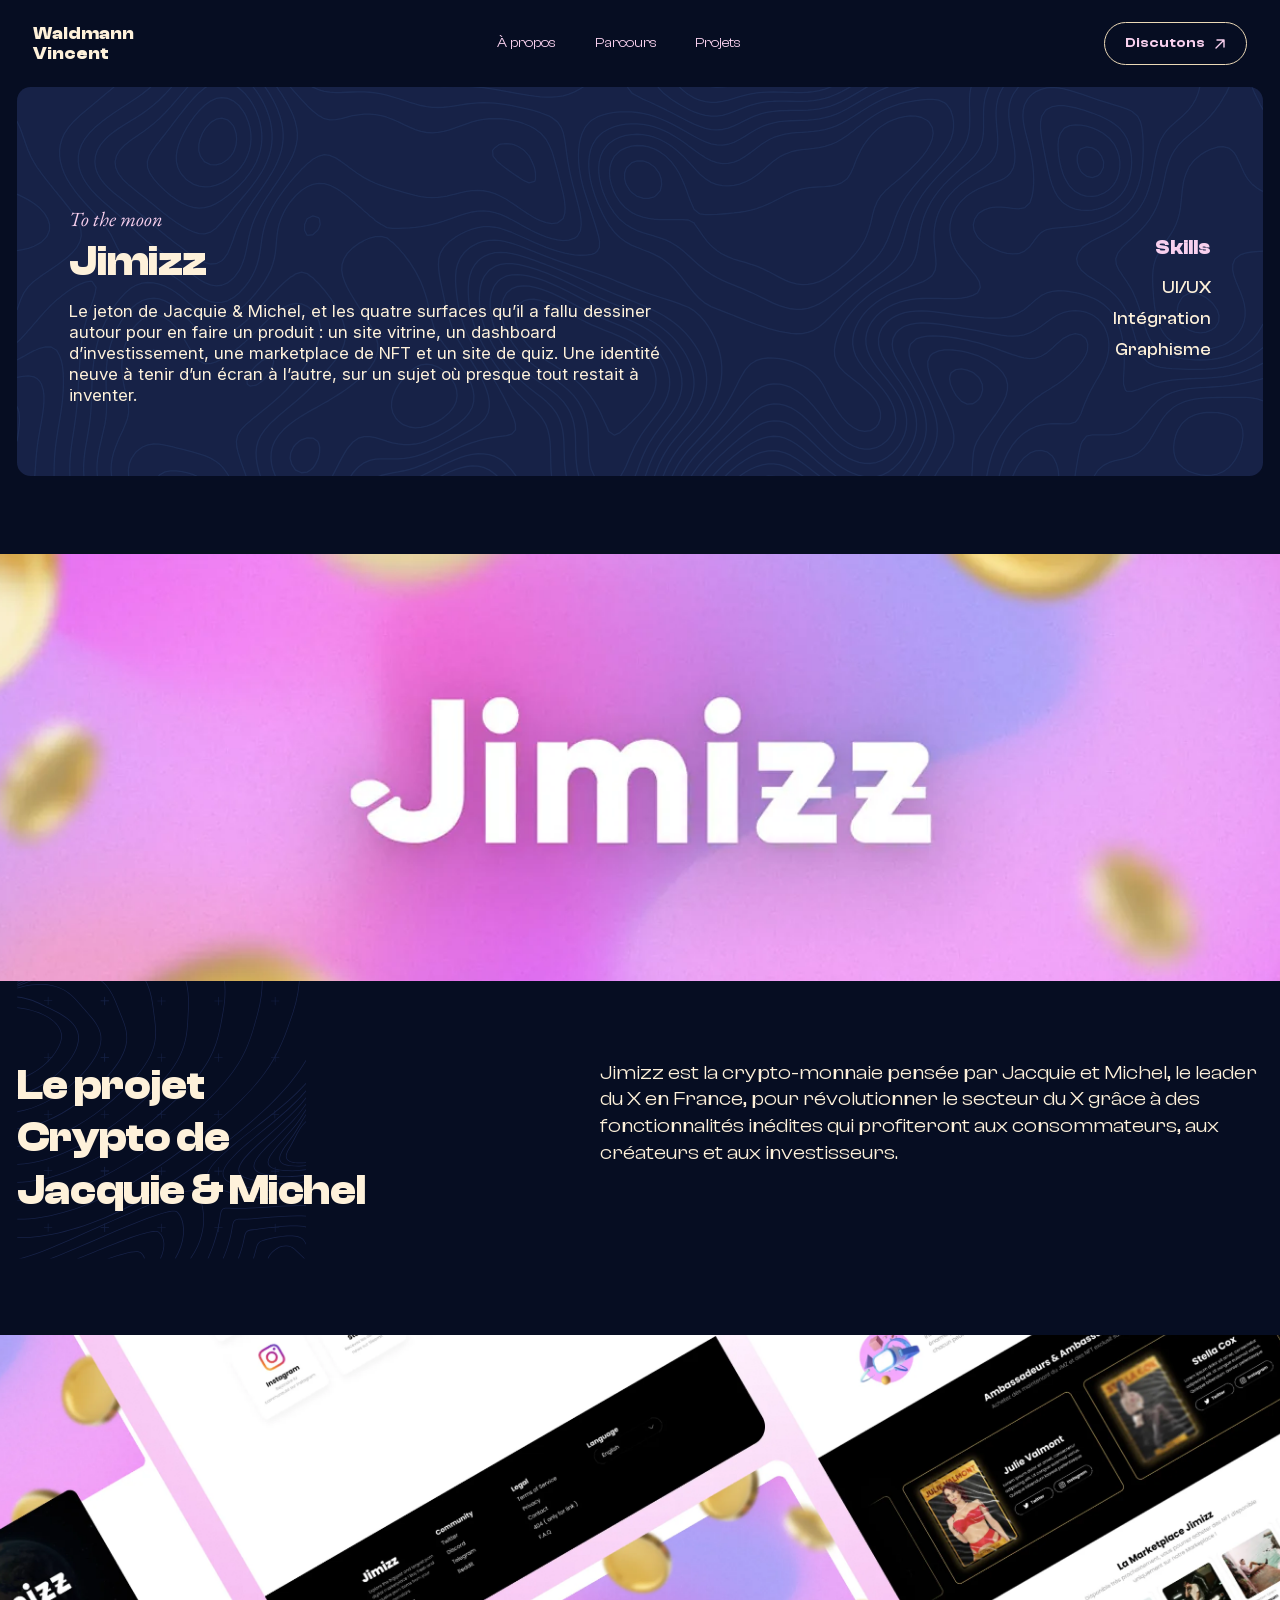
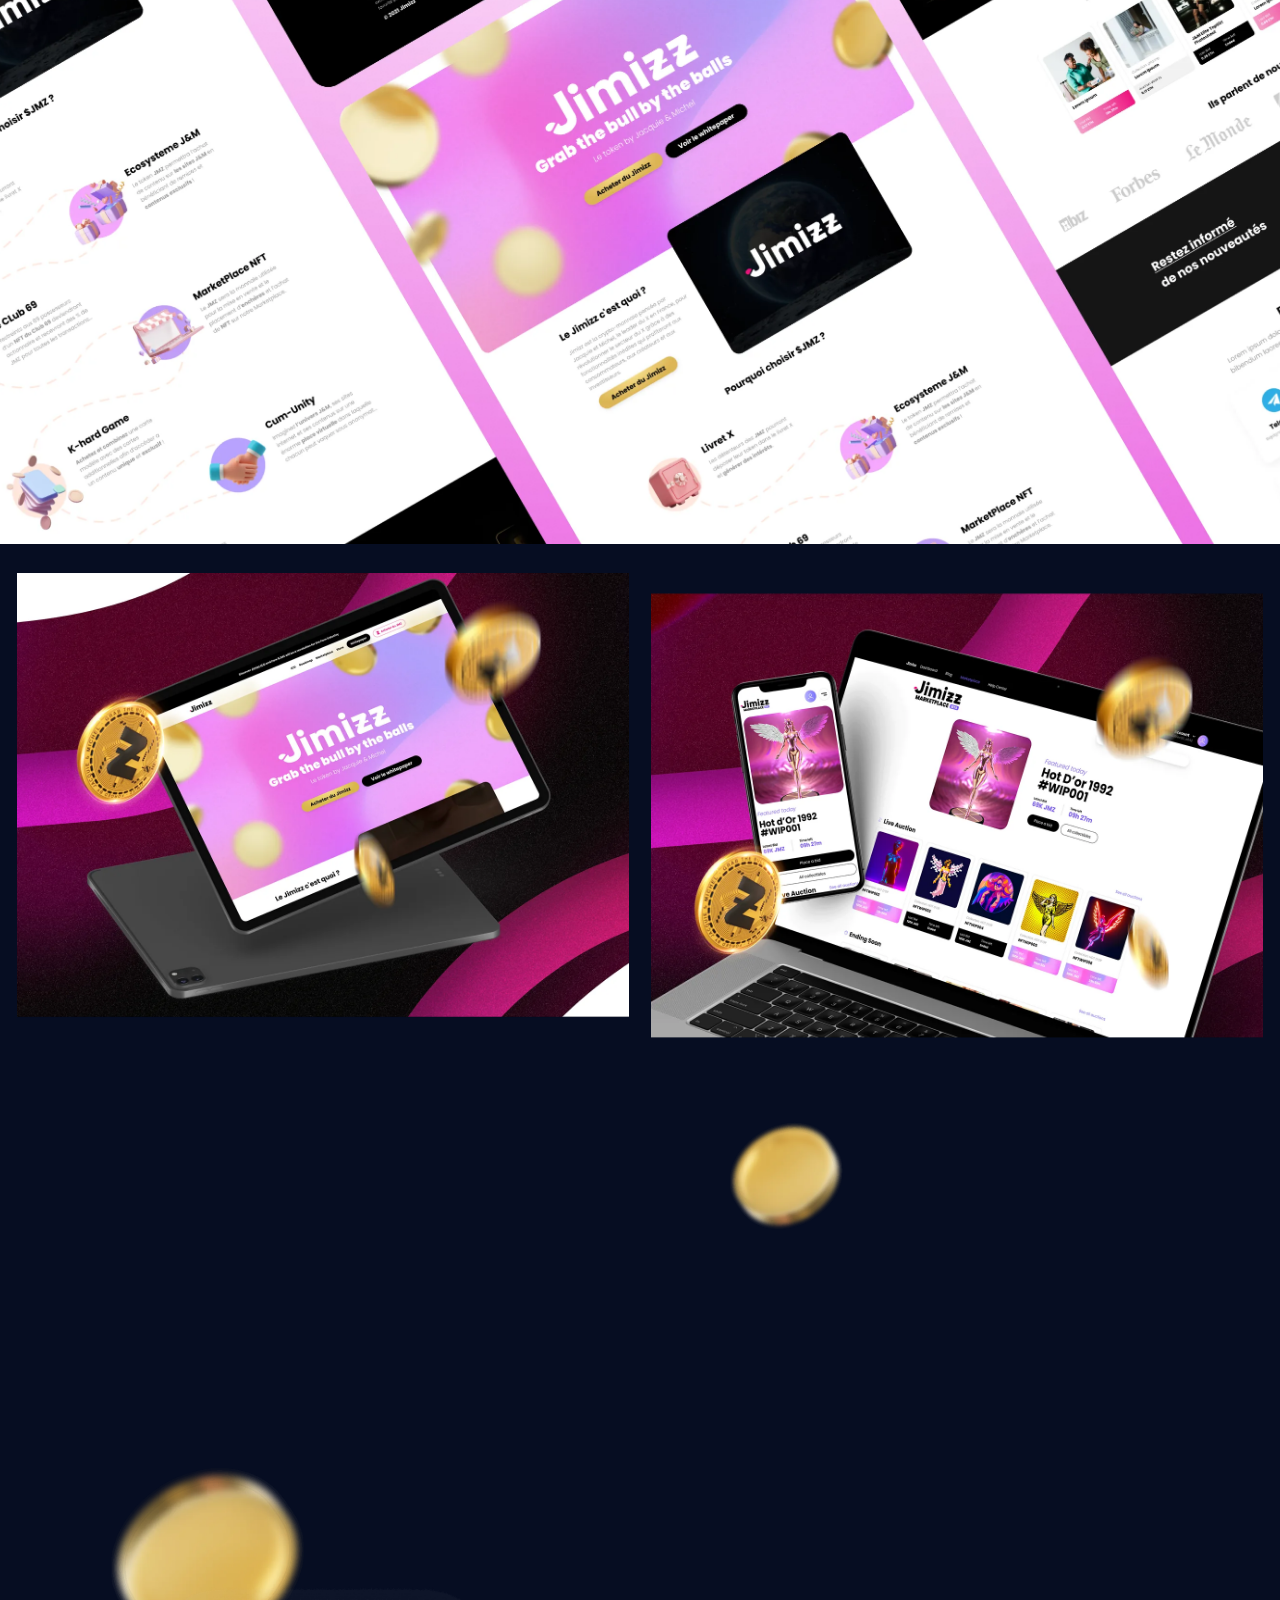
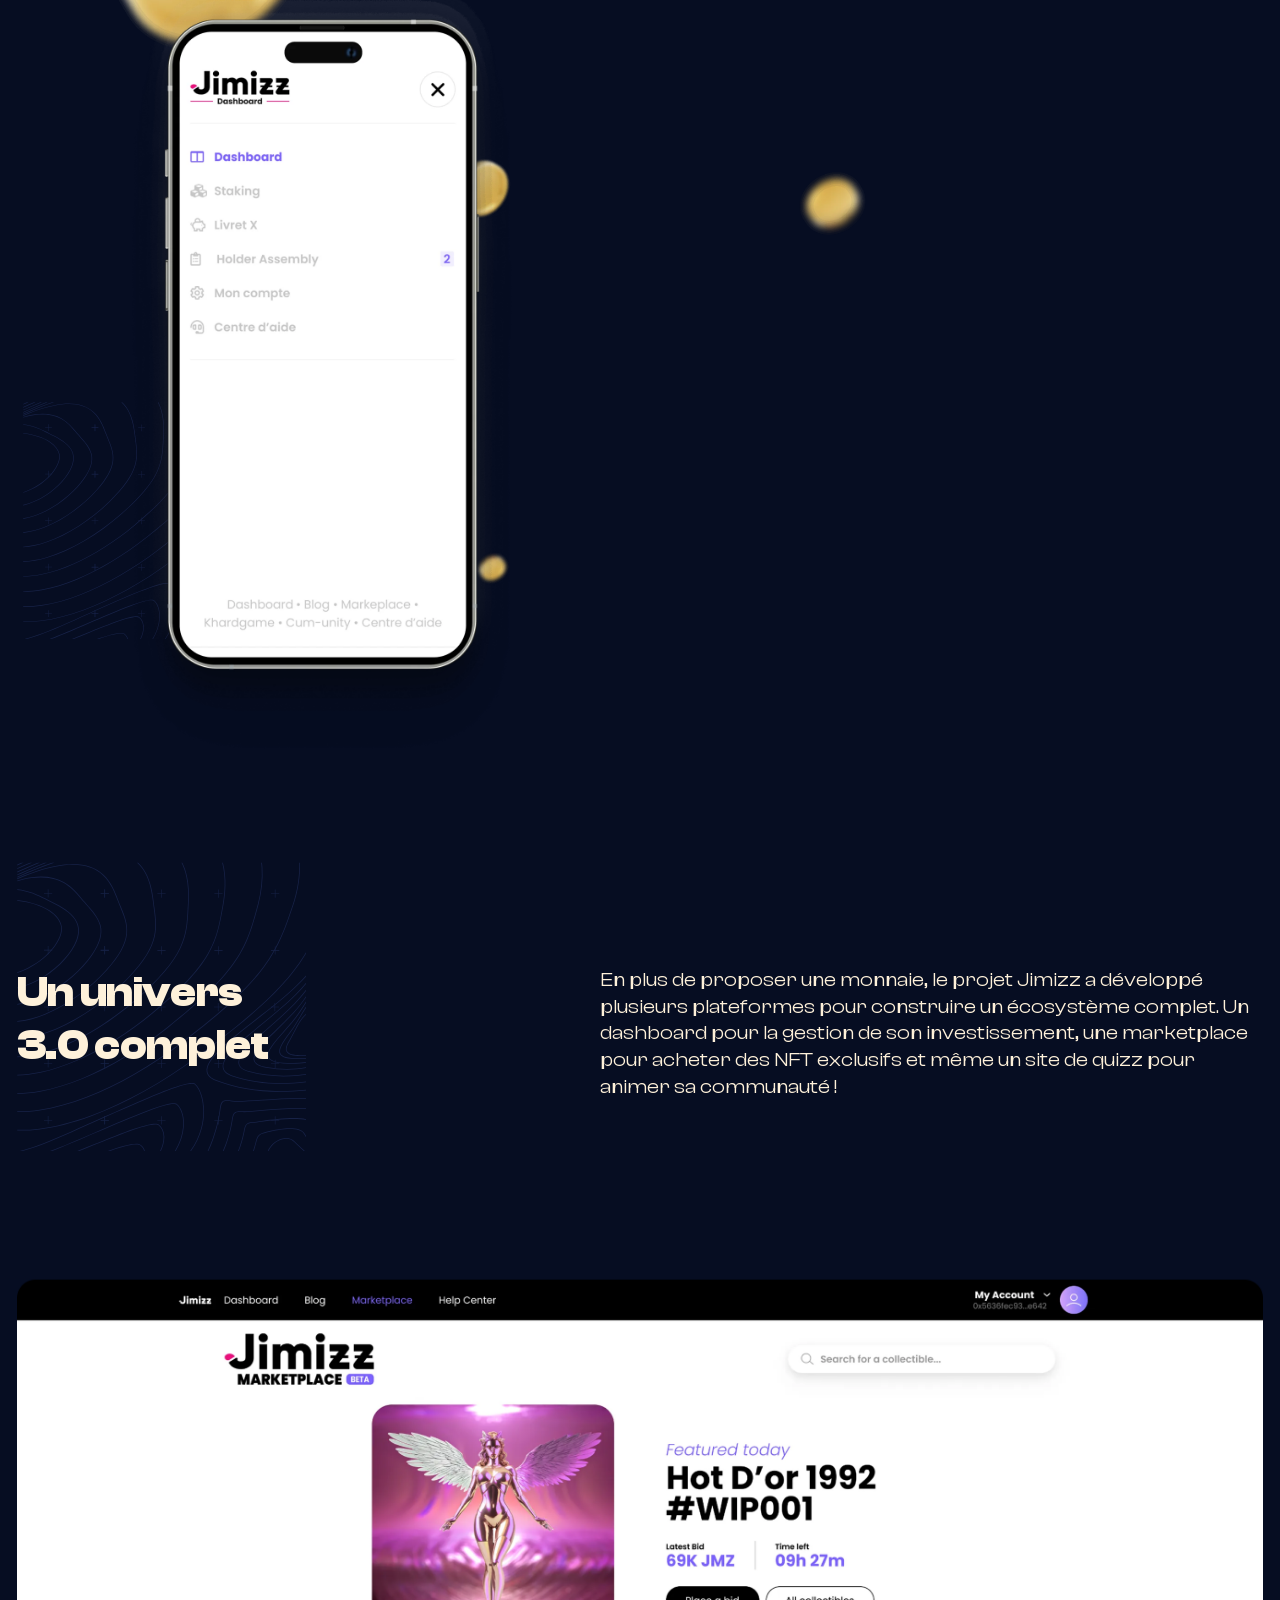
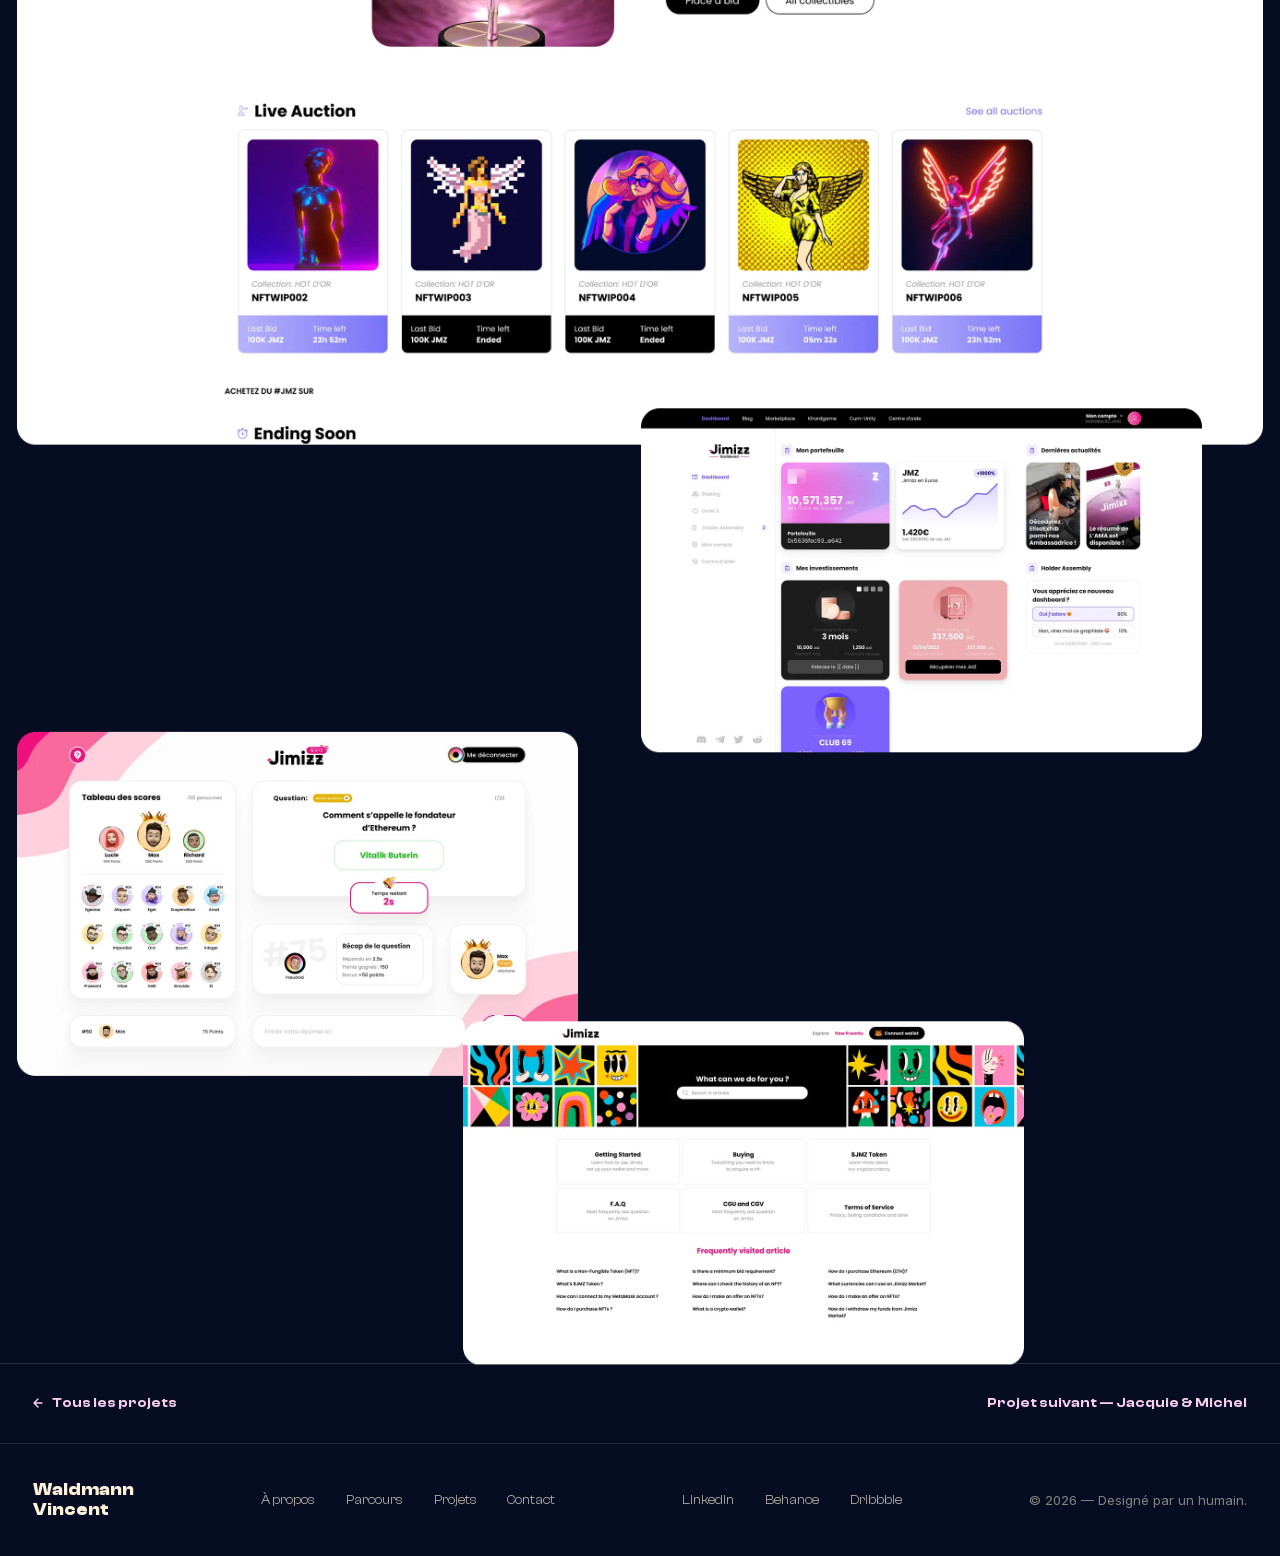
<file: projet-jimizz.html>
<!DOCTYPE html>
<html lang="fr">
<head>
<meta charset="UTF-8">
<meta name="viewport" content="width=device-width, initial-scale=1.0">
<title>Jimizz — Vincent Waldmann</title>
<meta name="description" content="Jimizz, la crypto-monnaie de Jacquie &amp; Michel : le site, le dashboard d’investissement, la marketplace de NFT et le site de quiz.">
<link rel="stylesheet" href="css/style.css?v=0.37">

<!-- L'ICÔNE DU SITE. Les trois fichiers sont à la RACINE du dépôt et non dans
     `assets/`, qui se range par page : ils n'appartiennent à aucune page, et
     `/favicon.ico` comme `/apple-touch-icon.png` sont sondés à un chemin fixe
     par des agents qui ne lisent jamais ce `<head>`. Ils sont fabriqués par
     `tools/gen_favicon.py` — voir CLAUDE.md, « L'icône et l'image de partage ».

     L'ordre compte : le navigateur retient la DERNIÈRE déclaration qu'il sait
     lire, donc le SVG passe après l'ICO et c'est lui qui gagne partout où il
     est compris. -->
<link rel="icon" href="favicon.ico" sizes="32x32">
<link rel="icon" href="favicon.svg" type="image/svg+xml">
<link rel="apple-touch-icon" href="apple-touch-icon.png">

<!-- LA CARTE DE PARTAGE — ce qui s'affiche quand l'adresse est collée dans un
     message ou sur un réseau.

     LES URL SONT ABSOLUES ICI, ET C'EST OBLIGATOIRE : un robot de réseau social
     ne résout pas une URL relative, il ne charge pas la page. C'est la SEULE
     entorse du site à la règle des chemins relatifs, et c'est pour ça que le
     domaine y est écrit en clair — si l'adresse change, ces lignes changent.

     `twitter:card` suffit seul : X, comme la plupart des autres, retombe sur
     les `og:` pour le titre, le texte et l'image. Les redire ferait deux jeux
     de chaînes à tenir d'accord, et c'est toujours le second qui ment. -->
<meta property="og:type" content="website">
<meta property="og:site_name" content="Vincent Waldmann">
<meta property="og:locale" content="fr_FR">
<meta property="og:url" content="https://vincentw.fr/projet-jimizz">
<meta property="og:title" content="Jimizz — Vincent Waldmann">
<meta property="og:description" content="Jimizz, la crypto-monnaie de Jacquie &amp; Michel : le site, le dashboard d’investissement, la marketplace de NFT et le site de quiz.">
<meta property="og:image" content="https://vincentw.fr/social-image.png">
<meta property="og:image:type" content="image/png">
<meta property="og:image:width" content="1280">
<meta property="og:image:height" content="640">
<meta property="og:image:alt" content="Vincent Waldmann, webdesigner &amp; intégrateur : le titre du site posé sur une carte topographique, entouré de stickers Figma, Adobe, HTML et Github.">
<meta name="twitter:card" content="summary_large_image">

<!-- LA FORME CANONIQUE est l'adresse SANS `.html`, celle que portent tous les
     liens du site. GitHub Pages sert les deux, donc un moteur de recherche y
     verrait deux adresses pour un même contenu, et un partage de la vieille
     forme compterait à part. -->
<link rel="canonical" href="https://vincentw.fr/projet-jimizz">

<!-- LA MESURE D'AUDIENCE, par Umami Cloud : visiteurs, pages, durée de visite,
     provenance. Sans cookie, donc sans bandeau de consentement. Voir « La
     mesure d'audience » dans CLAUDE.md et la dernière IIFE de `js/main.js`.
     `data-domains` coupe tout hors du domaine : le serveur local ne compte pas.
     `data-exclude-hash` : les ancres ne comptent pas comme des pages. -->
<script defer src="https://cloud.umami.is/script.js"
        data-website-id="4deed941-b997-4501-a1a0-e32246f48ac7"
        data-domains="vincentw.fr"
        data-exclude-hash="true"></script>

<!-- LE VOILE DE TRANSITION, en tête et sur les quatre pages : sa moitié
     « arrivée » doit s'exécuter avant le premier rendu, sinon la page apparaît
     un instant à nu avant d'être recouverte. Voir l'en-tête de `js/veil.js`. -->
<script src="js/veil.js?v=0.37"></script>

<!-- Même amorce de motion que `projet-jm.html` et `projet-beepz.html`, et pour
     les mêmes raisons : la classe est posée AVANT le premier rendu, elle n'est
     pas posée du tout en mouvement réduit, et un garde-fou de 2,5 s la retire si
     `main.js` ne s'est jamais annoncé. Si tu touches à l'une des trois pages,
     touche aux autres. -->
<script>
  (function () {
    var html = document.documentElement;
    if (matchMedia('(prefers-reduced-motion: reduce)').matches) return;
    html.classList.add('js-motion');
    setTimeout(function () {
      if (html.dataset.motion !== 'ready') html.classList.remove('js-motion');
    }, 2500);
  })();
</script>
</head>
<body>

<header class="site-header">
  <a class="logo" href="./">
    <span>Waldmann</span>
    <span>Vincent</span>
  </a>
  <nav class="main-nav">
    <a href="./#a-propos">À propos</a>
    <a href="./#parcours">Parcours</a>
    <a href="./#projets">Projets</a>
  </nav>
  <a href="./#contact" class="btn-contact">
    Discutons
    <svg class="btn-contact__arrow" width="10" height="10" viewBox="0 0 10 10" fill="none" xmlns="http://www.w3.org/2000/svg">
      <path d="M1 9L9 1M9 1H2M9 1V8" stroke="currentColor" stroke-width="1.4" stroke-linecap="round" stroke-linejoin="round"/>
    </svg>
  </a>
  <!-- En mobile, le menu se replie derrière ce mousqueton : fermé, le doigt s'ouvre
       quand on touche. Le panneau est fabriqué par `js/main.js` en clonant la nav
       ci-dessus — une seule liste de liens à tenir. Sans JS le bouton reste masqué
       et la nav s'affiche comme avant. -->
  <button class="menu-toggle" type="button" aria-expanded="false" aria-controls="menu-panel" aria-label="Ouvrir le menu">
    <svg class="menu-toggle__icon" viewBox="0 0 24 32" width="20" height="27" fill="none" stroke="currentColor" stroke-width="2.2" stroke-linecap="round" stroke-linejoin="round" aria-hidden="true">
      <path d="M18.5 9C18.5 4.8 15.6 2.5 12 2.5 8 2.5 5.5 5.2 5.5 9.5l2.1 15.7c.5 2.8 2 4.3 4.5 4.3 2.7 0 4.5-1.8 4.9-4.5M16.6 10.4 18.5 9"/>
      <g class="menu-toggle__gate">
        <path d="M17 25 18.5 9"/>
        <path d="M17.3 22.2 17.7 17.8" stroke-width="4.4"/>
      </g>
    </svg>
  </button>
</header>

<!-- ==========================================================================
     LA PAGE JIMIZZ

     Intégration de la maquette de Vincent (`assets/jimizz/src/maquette.png`,
     hors dépôt). ELLE EST BÂTIE SUR LE MÊME GABARIT QUE `projet-jm.html` : le
     panneau de couverture, le cadre, la colonne de texte, les titres et l'intro
     à deux colonnes viennent tous de `.proj-*`, et ce n'est pas une déduction —
     les deux PNG donnent les mêmes nombres au pixel. Seuls les cinq blocs de
     cette page-ci portent le préfixe `.jmz-`.

     CINQ TEMPS, ET L'ALTERNANCE EST TOUTE LA STRUCTURE : un texte, puis ce dont
     il parle. Il n'y a donc que trois titres visibles dans la page — le `h1` et
     les deux `h2` — et les trois blocs d'images sont des `<section>` nommées par
     `aria-label`. Même parti que la page J&M.

     TOUS LES .webp SONT PRODUITS PAR `tools/build_jimizz.py`, jamais à la main :
     c'est lui qui tient les tailles (lues dans le CSS), les alternatives
     textuelles et la compression. Les originaux restent dans
     `assets/jimizz/src/`, hors dépôt. Si tu changes une largeur dans le CSS,
     relance-le — il dira aussitôt si la source suit encore.

     LES `data-reveal` SONT LA SOURCE DE VÉRITÉ DE LA MOTION, comme les `data-at`
     des étapes du parcours. Le JS ne fait que les déclencher, le CSS que les
     dessiner. Cinq valeurs sont en usage ici :

       `data-reveal`                 le bloc monte de 10 px et se fond ;
       `data-reveal="lines"`         un titre monte ligne à ligne, de derrière un cache ;
       `data-reveal="soft"`          un chapô se dépose, d'un flou de 7 px ;
       `data-reveal="group"`         les enfants se posent l'un après l'autre ;
       `data-reveal="group scatter"` idem, mais chaque pièce part de SON décalage,
                                     déclaré dans sa règle CSS ;
       `data-reveal="zoom"`          une bande pleine largeur se referme sur son cadre.

     `data-parallax` MARCHE PAREIL, et c'est un mécanisme SÉPARÉ : le JS y pose
     un seul nombre, `--par` entre -1 et 1 selon la place de la pièce dans la
     fenêtre, et c'est le CSS qui décide de combien elle dérive (`--par-amp`,
     dans la règle de chaque pièce). L'attribut est nu, sans valeur : on doit
     pouvoir lire ici CE QUI bouge sans avoir à ouvrir le JS.

     Les deux cohabitent parce qu'ils n'écrivent pas dans la même propriété — la
     révélation dans `translate`, le parallaxe dans `transform`, qui se composent
     d'elles-mêmes. Ne les ramène pas sur la même.
     ========================================================================== -->
<main class="proj jmz">

  <!-- ---------------- LA COUVERTURE ---------------- -->
  <!-- Pas de `data-reveal` ici : la couverture est visible au chargement, donc
       elle joue une ANIMATION et non une transition au scroll — voir
       `@keyframes proj-panel-in`. -->
  <div class="proj-wrap">
    <section class="proj-hero">
      <span class="proj-hero__relief" aria-hidden="true"></span>

      <div class="proj-hero__grid">
        <!-- « To the moon » est en anglais, comme le « Scroll to explore » de
             l'accueil : c'est la maquette qui l'est, et c'est le vocabulaire du
             sujet. Seule entorse au français de la page. -->
        <p class="proj-eyebrow proj-hero__eyebrow">To the moon</p>

        <div class="proj-hero__text">
          <!-- `.proj-line` est le CACHE, le span dedans est ce qui monte : un élément ne
               peut pas se rogner lui-même et glisser en même temps. Les lignes sont
               découpées à la main — sans JS, le titre s'affiche simplement d'un bloc. -->
          <h1 class="proj-title proj-hero__title"><span class="proj-line"><span>Jimizz</span></span></h1>
          <!-- À VALIDER PAR VINCENT. La maquette portait ici, mot pour mot, le
               paragraphe de couverture de `projet-jm.html` — « J&M est une marque
               française de contenu pour adultes fondée en 1999… » — reste du
               gabarit dont elle est tirée. Celui-ci le remplace et parle du
               projet : ce que Jimizz est, et ce qu'il a fallu dessiner autour. -->
          <p class="proj-text proj-hero__intro">
            Le jeton de Jacquie &amp; Michel, et les quatre surfaces qu’il a fallu
            dessiner autour pour en faire un produit&nbsp;: un site vitrine, un
            dashboard d’investissement, une marketplace de NFT et un site de quiz.
            Une identité neuve à tenir d’un écran à l’autre, sur un sujet où
            presque tout restait à inventer.
          </p>
        </div>

        <div class="proj-hero__skills">
          <h2 class="proj-hero__skills-title">Skills</h2>
          <ul class="proj-hero__skills-list">
            <li>UI/UX</li>
            <li>Intégration</li>
            <li>Graphisme</li>
          </ul>
        </div>
      </div>
    </section>
  </div>

  <!-- ---------------- LA BANDE DE MARQUE ----------------
       Décorative : `alt=""`, donc la visionneuse ne l'ouvrira pas (son filtre est
       l'alternative textuelle, pas une liste de classes). Le mot « Jimizz » y est
       dessiné, mais le `h1` juste au-dessus le dit déjà.

       ELLE A PORTÉ UN LISERÉ TOPO SOUS ELLE, retiré : le PNG laissait dépasser
       65 px de courbes dans le coin bas gauche, et j'en avais fait un calque à
       part. C'était la coquille dont parle Vincent — ce fragment était le haut du
       CARRÉ TOPO de la section suivante, mal placé dans la maquette. Le carré est
       maintenant à sa place, derrière le bloc de texte.

       Un `<div>` et non une `<section>` : sans nom accessible, une `<section>`
       expose un repère « region » anonyme, du bruit de plus pour qui navigue de
       repère en repère. Ici il n'y a qu'une image décorative à porter. -->
  <div class="proj-band jmz-marque">
    <img class="proj-band__img" src="assets/jimizz/marque/bande.webp" width="1512" height="504"
         decoding="async" alt="" data-reveal="zoom" data-parallax>
  </div>

  <!-- ---------------- 01 · LE PROJET ---------------- -->
  <div class="proj-wrap jmz-lead">
    <section class="proj-block" aria-labelledby="jmz-projet">
      <img class="proj-block__topo" src="assets/home/about/topo-square-left.svg"
           width="266" height="266" loading="lazy" decoding="async" alt="" aria-hidden="true"
           data-parallax>

      <div class="proj-intro">
        <!-- Les sauts de ligne sont ceux de la maquette et ils ne se produiraient
             pas tout seuls à cette largeur de colonne : « Le projet Crypto de
             Jacquie & » tiendrait sur une ligne et laisserait « Michel » seul. -->
        <h2 class="proj-title" id="jmz-projet" data-reveal="lines">
          <span class="proj-line"><span>Le projet</span></span>
          <span class="proj-line"><span>Crypto de</span></span>
          <span class="proj-line"><span>Jacquie &amp; Michel</span></span>
        </h2>
        <p class="proj-lede" data-reveal="soft">
          Jimizz est la crypto-monnaie pensée par Jacquie et Michel, le leader du X
          en France, pour révolutionner le secteur du X grâce à des fonctionnalités
          inédites qui profiteront aux consommateurs, aux créateurs et aux
          investisseurs.
        </p>
      </div>
    </section>
  </div>

  <!-- ---------------- LE SITE, VU DE LOIN ----------------
       Pleine largeur. La perspective, les ombres et les pièces d'or sont CUITES
       dans l'export : ne les refais pas en CSS. -->
  <section class="proj-band jmz-site" data-viewer="Le site Jimizz"
           aria-label="Le site Jimizz, vu en perspective">
    <img class="proj-band__img" src="assets/jimizz/site/collage.webp" width="3022" height="1909"
         loading="lazy" decoding="async" data-reveal="zoom" data-parallax
         alt="Les pages du site Jimizz présentées en perspective sur un fond magenta semé de pièces d’or : l’accueil « Grab the bull by the balls », la carte de présentation du jeton, l’écosystème J&amp;M et la marketplace de NFT.">
  </section>

  <!-- ---------------- LE SITE, DE PRÈS ----------------
       25 px seulement séparent ce bloc du précédent, et c'est ce qui les fait
       lire comme un seul : le site de loin, puis deux plans rapprochés. Le décor
       et les pièces sont dans la photo. -->
  <ul class="jmz-shots" data-reveal="group"
      data-viewer="Le site Jimizz, en situation" aria-label="Deux mises en scène du site">
    <li data-parallax><img src="assets/jimizz/site/tablette.webp" width="1324" height="960" loading="lazy" decoding="async"
             alt="L’accueil de Jimizz sur une tablette posée devant un décor magenta, entourée de pièces d’or en suspension."></li>
    <li data-parallax><img src="assets/jimizz/site/portable.webp" width="1324" height="960" loading="lazy" decoding="async"
             alt="La marketplace de NFT de Jimizz sur un ordinateur portable et sur un téléphone, devant un décor magenta et deux pièces d’or."></li>
  </ul>

  <!-- ---------------- LA COMPOSITION DE L'APP ----------------
       Trois écrans, une fusée et cinq pièces, posés en POURCENTAGE d'un cadre de
       1512 × 2475 — même convention que le tas de photos de l'accueil et que
       JacquIA sur la page J&M : le bloc se met à l'échelle d'un seul tenant.

       L'ORDRE DU DOM EST L'ORDRE DE PEINTURE (tout est en `z-index: auto`), et il
       est RELEVÉ SUR LA MAQUETTE, pas choisi : les quatre premières pièces
       passent DERRIÈRE l'écran qu'elles touchent, la cinquième devant. Vérifié
       une par une en zoomant sur les recouvrements du PNG. Si tu réordonnes, une
       pièce changera de plan sans prévenir.

       C'est aussi l'ordre de la cascade d'entrée, et il tombe bien : le décor
       d'abord, les pièces du fond, les trois écrans, la fusée, puis la seule
       pièce nette. Le décollage.

       Seuls les trois écrans ont une alternative textuelle, donc seuls eux
       s'ouvrent en grand — la fusée et les pièces sont du décor, et le filtre de
       la visionneuse est l'`alt`, pas une liste de classes. -->
  <section class="jmz-app" data-reveal="group scatter"
           data-viewer="Le dashboard Jimizz" aria-label="Le dashboard Jimizz sur téléphone">
    <!-- Le carré topo d'À propos, réemployé comme sur la page J&M. Il est
         largement recouvert par l'écran du menu, et c'est voulu : on n'en voit
         que la bande qui dépasse à gauche. -->
    <img class="jmz-app__topo" src="assets/home/about/topo-square-left.svg"
         width="266" height="266" loading="lazy" decoding="async" alt="" aria-hidden="true"
         data-parallax>

    <img class="jmz-app__coin jmz-app__coin--1" data-parallax src="assets/jimizz/app/coin-1.webp" width="678" height="632" loading="lazy" decoding="async" alt="">
    <img class="jmz-app__coin jmz-app__coin--2" data-parallax src="assets/jimizz/app/coin-2.webp" width="204" height="211" loading="lazy" decoding="async" alt="">
    <img class="jmz-app__coin jmz-app__coin--3" data-parallax src="assets/jimizz/app/coin-3.webp" width="240" height="228" loading="lazy" decoding="async" alt="">
    <img class="jmz-app__coin jmz-app__coin--4" data-parallax src="assets/jimizz/app/coin-4.webp" width="120" height="114" loading="lazy" decoding="async" alt="">

    <img class="jmz-app__screen jmz-app__screen--wallet" data-parallax src="assets/jimizz/app/wallet.webp" width="1026" height="1820" loading="lazy" decoding="async"
         alt="L’écran « Mon portefeuille » du dashboard Jimizz sur téléphone : l’adresse du portefeuille, 99 999 999 JMZ disponibles et la courbe du jeton en euros.">
    <img class="jmz-app__screen jmz-app__screen--menu" data-parallax src="assets/jimizz/app/menu.webp" width="1084" height="1924" loading="lazy" decoding="async"
         alt="Le menu du dashboard Jimizz sur téléphone : Dashboard, Staking, Livret X, Holder Assembly, Mon compte et Centre d’aide.">
    <img class="jmz-app__screen jmz-app__screen--staking" data-parallax src="assets/jimizz/app/staking.webp" width="1026" height="1822" loading="lazy" decoding="async"
         alt="L’écran de staking du dashboard Jimizz sur téléphone : une campagne de quatre mois à 50 % d’intérêt, puis la liste des blocages en cours.">

    <img class="jmz-app__rocket" data-parallax src="assets/jimizz/app/rocket.webp" width="575" height="1166" loading="lazy" decoding="async" alt="">

    <img class="jmz-app__coin jmz-app__coin--5" data-parallax src="assets/jimizz/app/coin-5.webp" width="398" height="372" loading="lazy" decoding="async" alt="">
  </section>

  <!-- ---------------- 02 · L'ÉCOSYSTÈME ---------------- -->
  <div class="proj-wrap jmz-lead jmz-lead--univers">
    <section class="proj-block" aria-labelledby="jmz-univers">
      <img class="proj-block__topo" src="assets/home/about/topo-square-left.svg"
           width="266" height="266" loading="lazy" decoding="async" alt="" aria-hidden="true"
           data-parallax>

      <div class="proj-intro">
        <h2 class="proj-title" id="jmz-univers" data-reveal="lines">
          <span class="proj-line"><span>Un univers</span></span>
          <span class="proj-line"><span>3.0 complet</span></span>
        </h2>
        <!-- Quatre coquilles de la maquette corrigées ici, à la demande de Vincent :
             « a développer plusieurs plateforme » → « a développé plusieurs
             plateformes », « ecosysteme » → « écosystème », « NFT exclusif » →
             « NFT exclusifs ». « quizz » est gardé : c'est le nom du site. -->
        <p class="proj-lede" data-reveal="soft">
          En plus de proposer une monnaie, le projet Jimizz a développé plusieurs
          plateformes pour construire un écosystème complet. Un dashboard pour la
          gestion de son investissement, une marketplace pour acheter des NFT
          exclusifs et même un site de quizz pour animer sa communauté&nbsp;!
        </p>
      </div>
    </section>
  </div>

  <!-- ---------------- LES QUATRE PLATEFORMES ----------------
       Quatre captures posées en pourcentage d'un cadre de 1350 × 1749, et elles
       se CHEVAUCHENT — le dashboard mord sur la marketplace, le centre d'aide sur
       le quizz. Garde les recouvrements : posées côte à côte, elles se liraient
       comme quatre captures perdues au milieu du cadre.

       L'ordre du DOM donne l'ordre de peinture (tout est en `z-index: auto`) ET
       celui de la cascade. Leur arrondi est cuit dans l'alpha des exports. -->
  <section class="jmz-plateformes" data-reveal="group scatter"
           data-viewer="Les plateformes Jimizz" aria-label="Les quatre plateformes de l’écosystème">
    <img class="jmz-plateformes__piece jmz-plateformes__piece--marketplace" data-parallax src="assets/jimizz/plateformes/marketplace.webp" width="2700" height="1658" loading="lazy" decoding="async"
         alt="La marketplace de NFT Jimizz : le NFT « Hot D’Or 1992 #WIP001 » mis en avant, puis les enchères en cours.">
    <img class="jmz-plateformes__piece jmz-plateformes__piece--dashboard" data-parallax src="assets/jimizz/plateformes/dashboard.webp" width="1216" height="746" loading="lazy" decoding="async"
         alt="Le dashboard Jimizz sur ordinateur : le portefeuille, la courbe du jeton, les investissements en cours et le vote du Holder Assembly.">
    <img class="jmz-plateformes__piece jmz-plateformes__piece--quizz" data-parallax src="assets/jimizz/plateformes/quizz.webp" width="1216" height="746" loading="lazy" decoding="async"
         alt="Le site de quiz Jimizz Party : le tableau des scores à gauche, la question en cours au centre et le décompte du temps restant.">
    <img class="jmz-plateformes__piece jmz-plateformes__piece--aide" data-parallax src="assets/jimizz/plateformes/aide.webp" width="1216" height="746" loading="lazy" decoding="async"
         alt="Le centre d’aide Jimizz : « What can we do for you ? », six rubriques et la liste des articles les plus consultés.">
  </section>

  <nav class="case-foot" data-reveal data-stat="Fin de page" aria-label="Navigation entre projets">
    <a class="case-foot__back" href="./#projets">
      <svg class="case-back__arrow" width="10" height="10" viewBox="0 0 10 10" fill="none" aria-hidden="true" focusable="false">
        <path d="M9 5H1M5 1L1 5L5 9" stroke="currentColor" stroke-width="1.4" stroke-linecap="round" stroke-linejoin="round"/>
      </svg>
      Tous les projets
    </a>

    <a class="case-foot__next" href="projet-jm">Projet suivant — Jacquie &amp; Michel</a>
  </nav>

</main>

<footer class="site-footer">
  <div class="site-footer__inner">
    <a class="logo" href="./">
      <span>Waldmann</span>
      <span>Vincent</span>
    </a>

    <nav class="site-footer__nav">
      <a href="./#a-propos">À propos</a>
      <a href="./#parcours">Parcours</a>
      <a href="./#projets">Projets</a>
      <a href="./#contact">Contact</a>
    </nav>

    <nav class="site-footer__nav" aria-label="Réseaux">
      <a href="https://www.linkedin.com/in/vincent-waldmann-7989b893/" target="_blank" rel="noopener">LinkedIn</a>
      <a href="https://www.behance.net/lefourbefromage" target="_blank" rel="noopener">Behance</a>
      <a href="https://dribbble.com/LeFourbeFromage" target="_blank" rel="noopener">Dribbble</a>
    </nav>

    <p class="site-footer__note">© 2026 — Designé par un humain.</p>
  </div>
</footer>

<script src="js/main.js?v=0.37"></script>

</body>
</html>
</file>
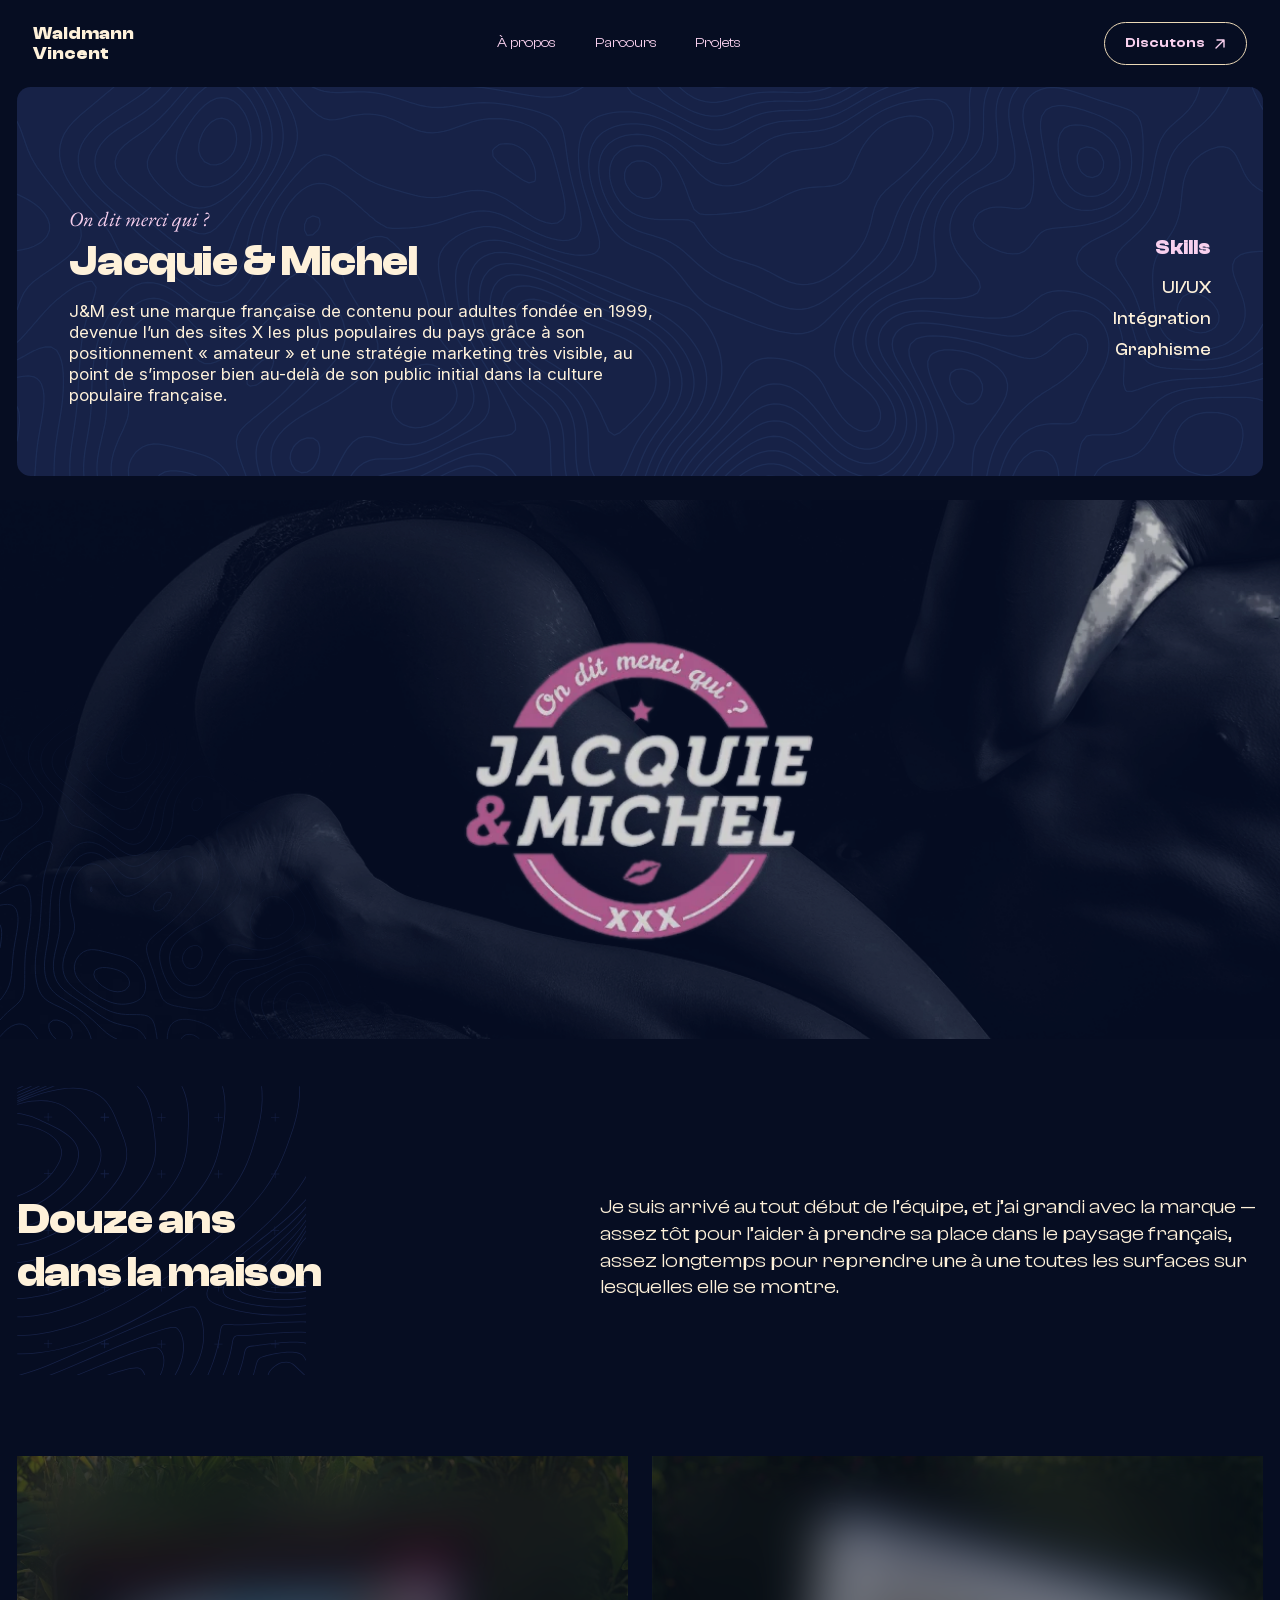
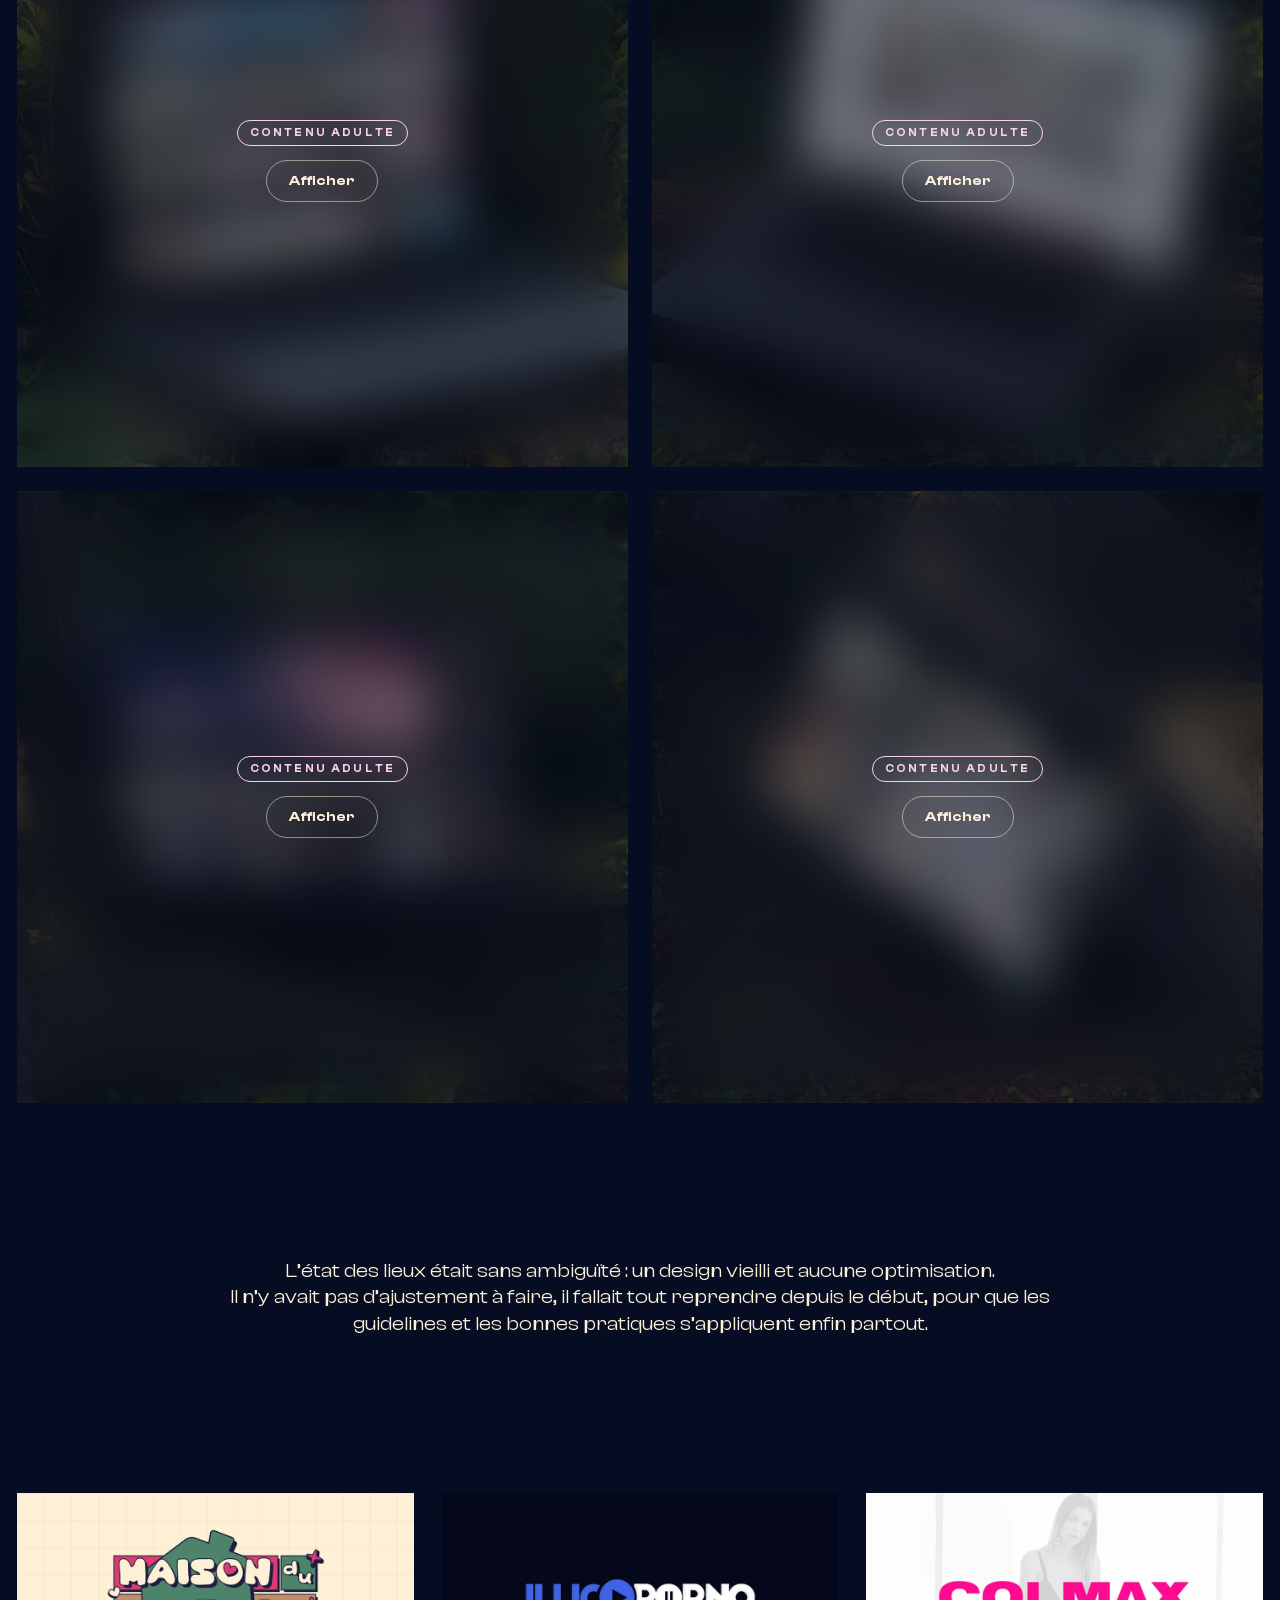
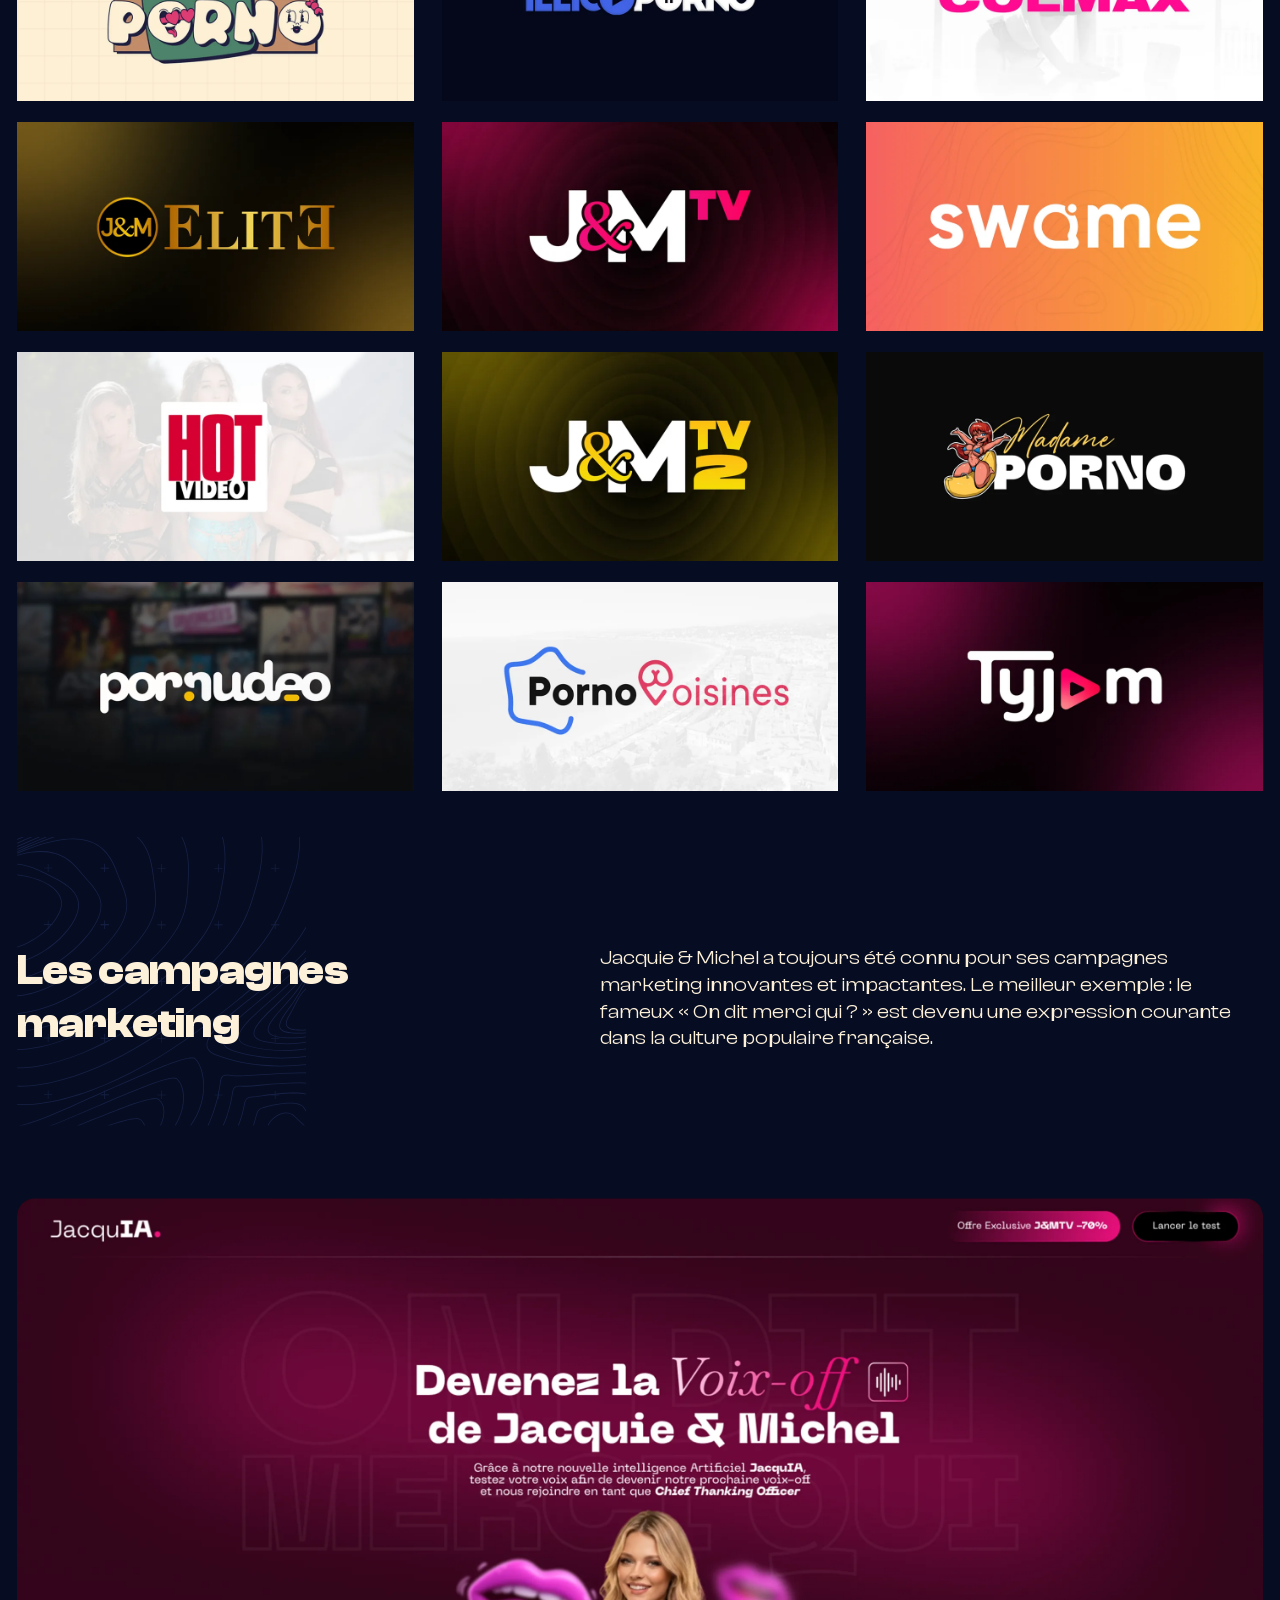
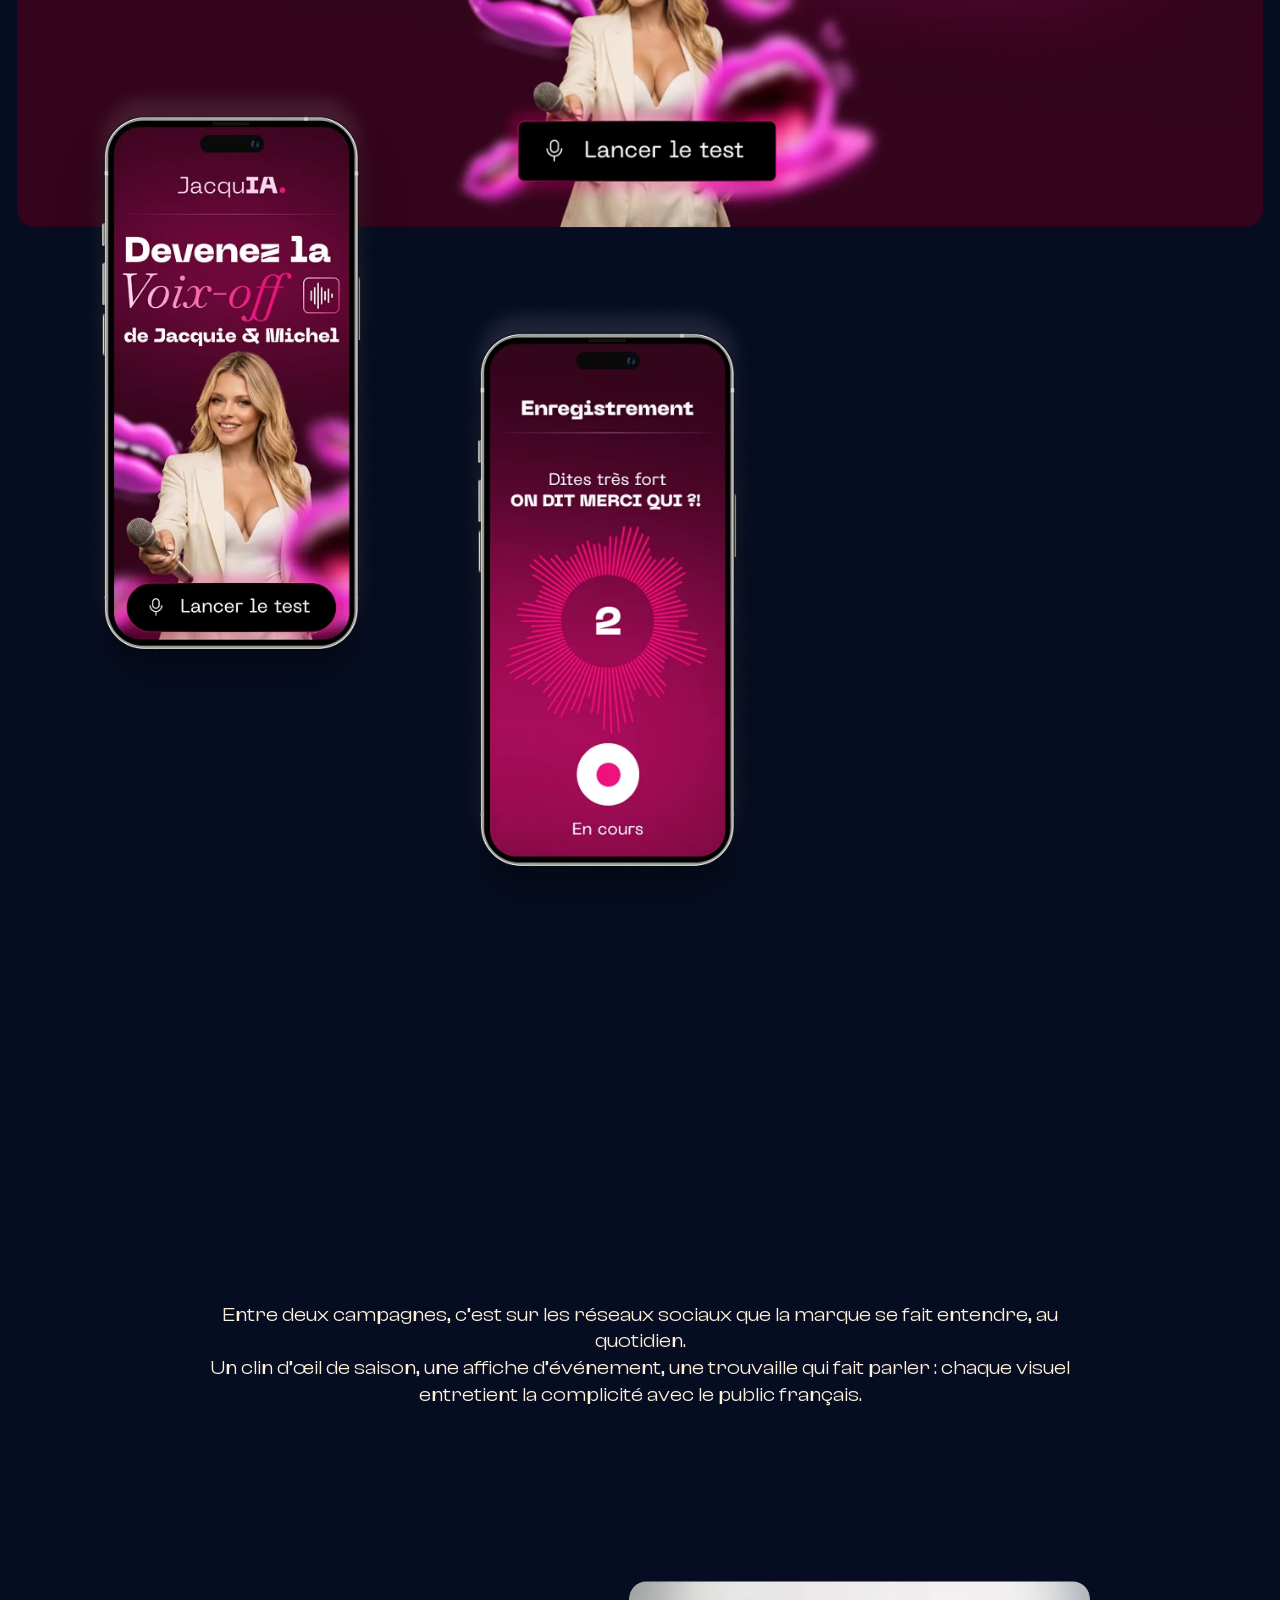
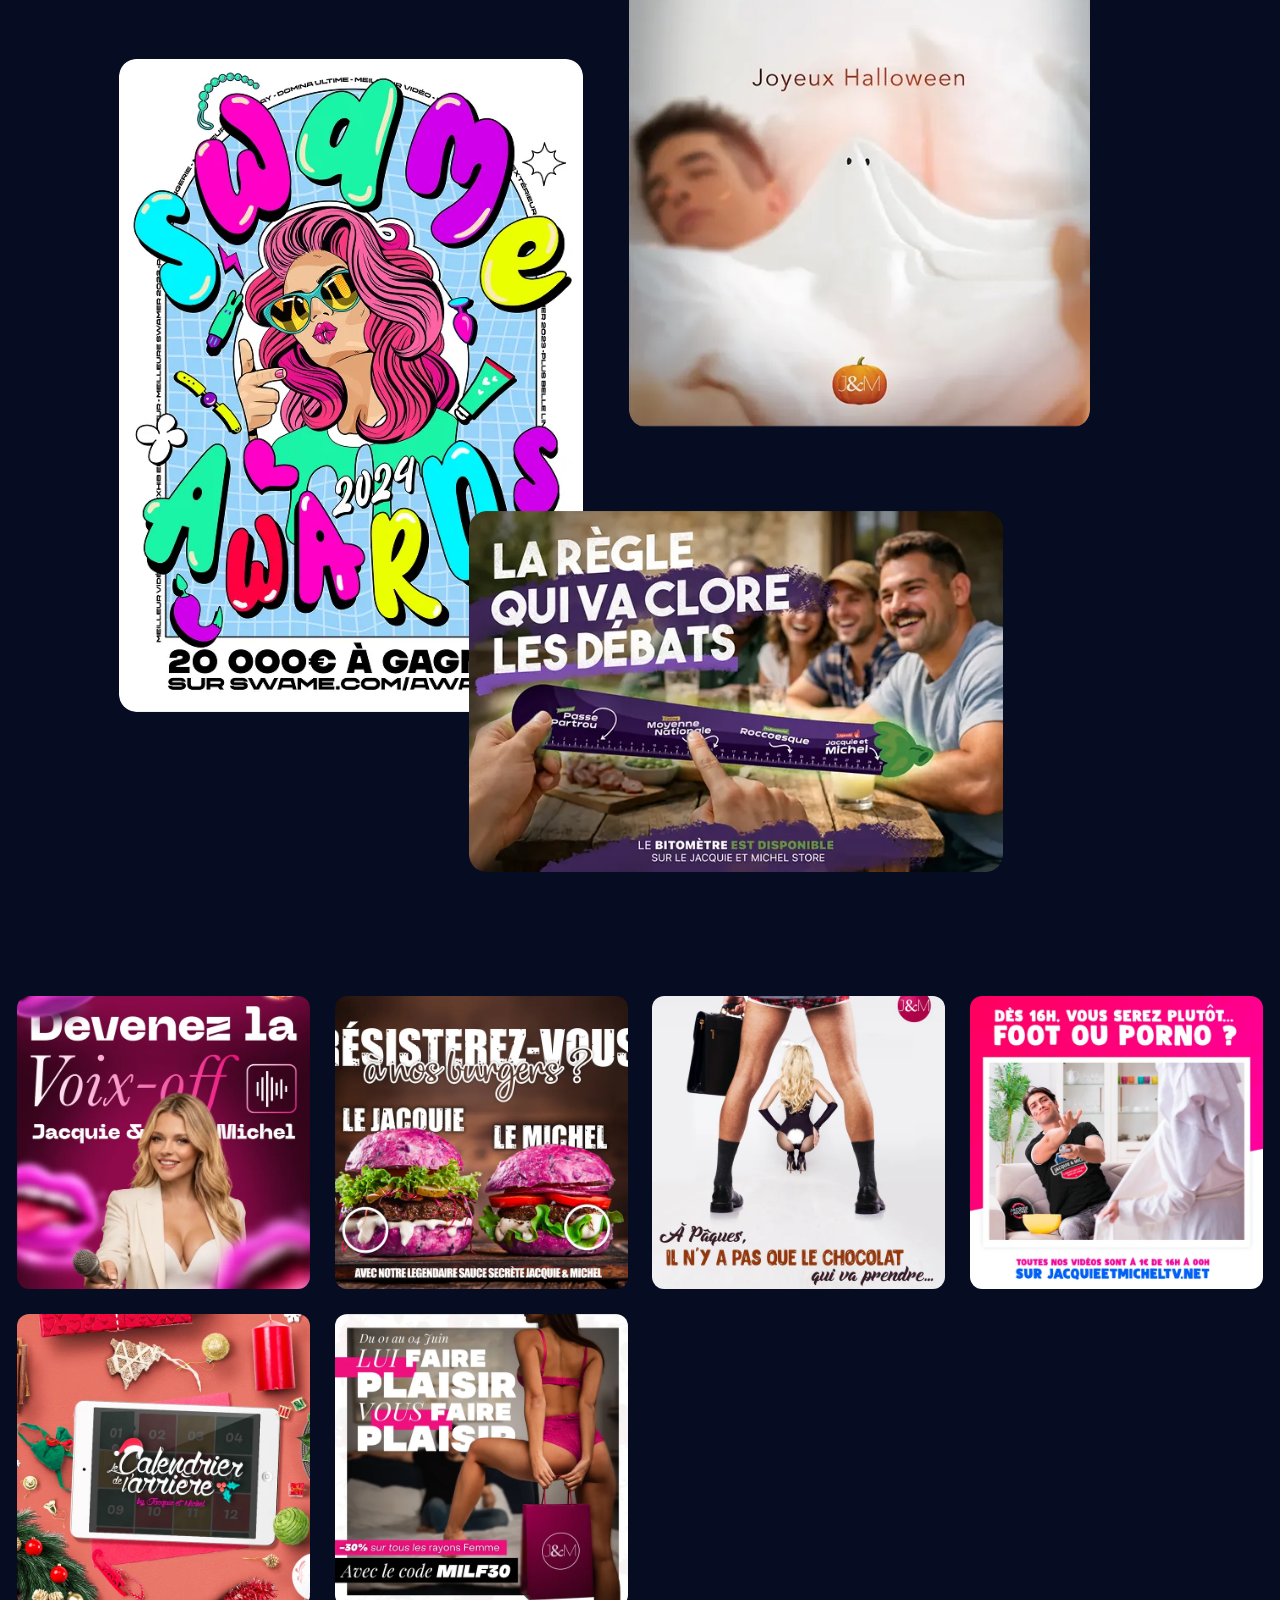
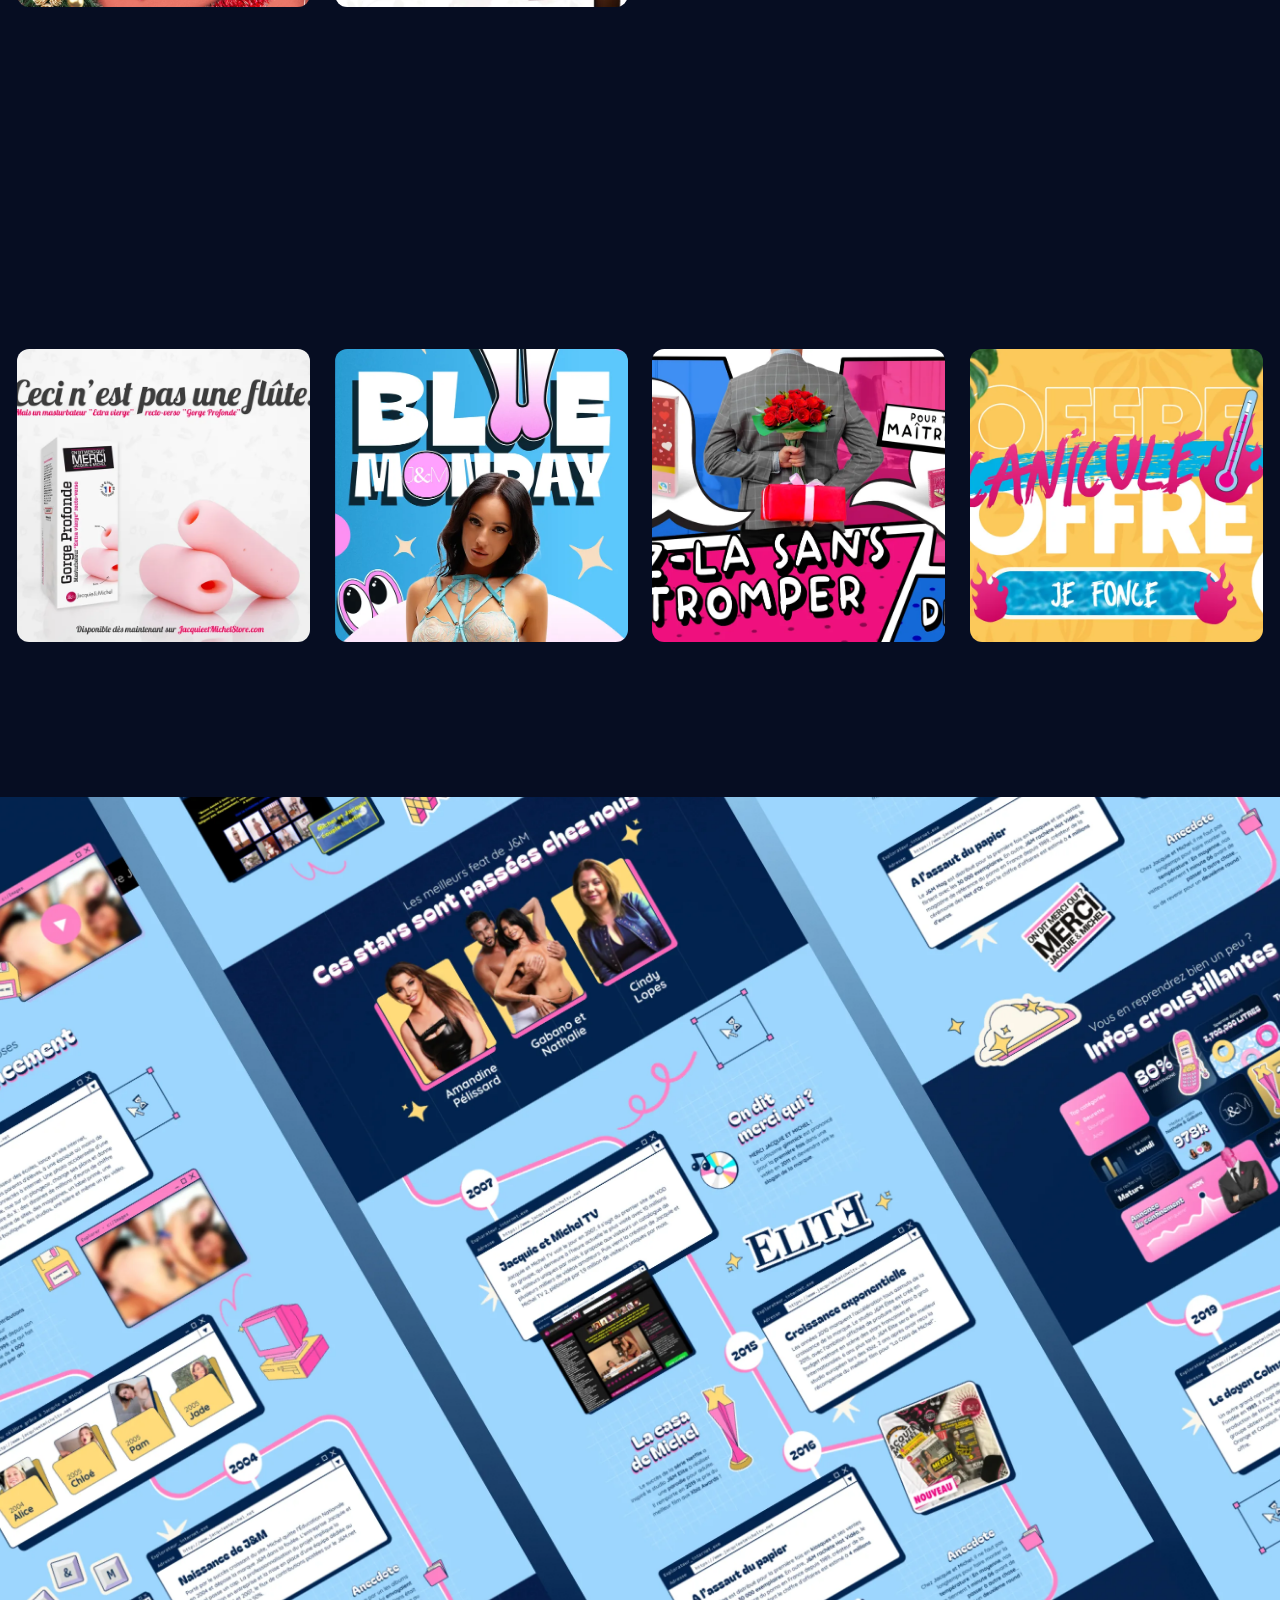
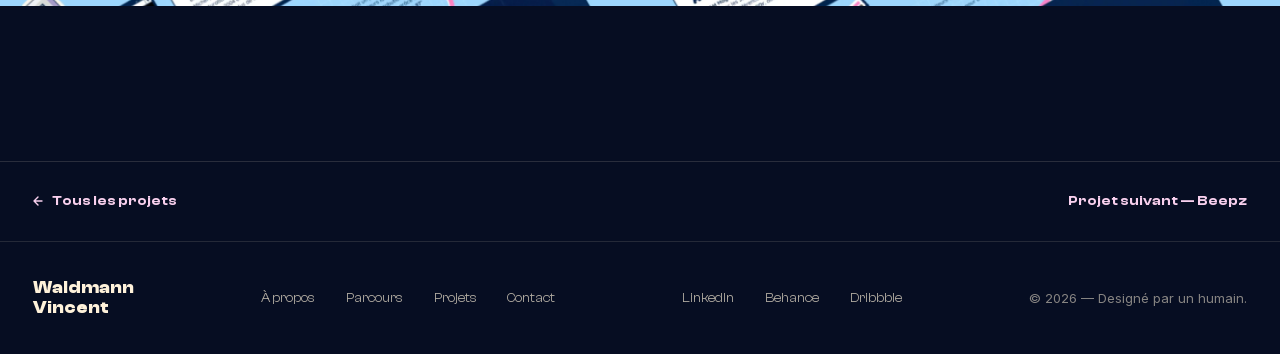
<file: projet-jm.html>
<!DOCTYPE html>
<html lang="fr">
<head>
<meta charset="UTF-8">
<meta name="viewport" content="width=device-width, initial-scale=1.0">
<title>Jacquie &amp; Michel — Vincent Waldmann</title>
<meta name="description" content="Douze ans en interne chez Jacquie &amp; Michel : les sites de la marque, ses campagnes et les visuels des réseaux sociaux.">
<link rel="stylesheet" href="css/style.css?v=0.37">

<!-- L'ICÔNE DU SITE. Les trois fichiers sont à la RACINE du dépôt et non dans
     `assets/`, qui se range par page : ils n'appartiennent à aucune page, et
     `/favicon.ico` comme `/apple-touch-icon.png` sont sondés à un chemin fixe
     par des agents qui ne lisent jamais ce `<head>`. Ils sont fabriqués par
     `tools/gen_favicon.py` — voir CLAUDE.md, « L'icône et l'image de partage ».

     L'ordre compte : le navigateur retient la DERNIÈRE déclaration qu'il sait
     lire, donc le SVG passe après l'ICO et c'est lui qui gagne partout où il
     est compris. -->
<link rel="icon" href="favicon.ico" sizes="32x32">
<link rel="icon" href="favicon.svg" type="image/svg+xml">
<link rel="apple-touch-icon" href="apple-touch-icon.png">

<!-- LA CARTE DE PARTAGE — ce qui s'affiche quand l'adresse est collée dans un
     message ou sur un réseau.

     LES URL SONT ABSOLUES ICI, ET C'EST OBLIGATOIRE : un robot de réseau social
     ne résout pas une URL relative, il ne charge pas la page. C'est la SEULE
     entorse du site à la règle des chemins relatifs, et c'est pour ça que le
     domaine y est écrit en clair — si l'adresse change, ces lignes changent.

     `twitter:card` suffit seul : X, comme la plupart des autres, retombe sur
     les `og:` pour le titre, le texte et l'image. Les redire ferait deux jeux
     de chaînes à tenir d'accord, et c'est toujours le second qui ment. -->
<meta property="og:type" content="website">
<meta property="og:site_name" content="Vincent Waldmann">
<meta property="og:locale" content="fr_FR">
<meta property="og:url" content="https://vincentw.fr/projet-jm">
<meta property="og:title" content="Jacquie &amp; Michel — Vincent Waldmann">
<meta property="og:description" content="Douze ans en interne chez Jacquie &amp; Michel : les sites de la marque, ses campagnes et les visuels des réseaux sociaux.">
<meta property="og:image" content="https://vincentw.fr/social-image.png">
<meta property="og:image:type" content="image/png">
<meta property="og:image:width" content="1280">
<meta property="og:image:height" content="640">
<meta property="og:image:alt" content="Vincent Waldmann, webdesigner &amp; intégrateur : le titre du site posé sur une carte topographique, entouré de stickers Figma, Adobe, HTML et Github.">
<meta name="twitter:card" content="summary_large_image">

<!-- LA FORME CANONIQUE est l'adresse SANS `.html`, celle que portent tous les
     liens du site. GitHub Pages sert les deux, donc un moteur de recherche y
     verrait deux adresses pour un même contenu, et un partage de la vieille
     forme compterait à part. -->
<link rel="canonical" href="https://vincentw.fr/projet-jm">

<!-- LA MESURE D'AUDIENCE, par Umami Cloud : visiteurs, pages, durée de visite,
     provenance. Sans cookie, donc sans bandeau de consentement. Voir « La
     mesure d'audience » dans CLAUDE.md et la dernière IIFE de `js/main.js`.
     `data-domains` coupe tout hors du domaine : le serveur local ne compte pas.
     `data-exclude-hash` : les ancres ne comptent pas comme des pages. -->
<script defer src="https://cloud.umami.is/script.js"
        data-website-id="4deed941-b997-4501-a1a0-e32246f48ac7"
        data-domains="vincentw.fr"
        data-exclude-hash="true"></script>

<!-- LE VOILE DE TRANSITION, en tête et sur les quatre pages : sa moitié
     « arrivée » doit s'exécuter avant le premier rendu, sinon la page apparaît
     un instant à nu avant d'être recouverte. Voir l'en-tête de `js/veil.js`. -->
<script src="js/veil.js?v=0.37"></script>

<!-- Même amorce de motion que `projet-beepz.html`, et pour les mêmes raisons :
     la classe est posée AVANT le premier rendu, elle n'est pas posée du tout en
     mouvement réduit, et un garde-fou de 2,5 s la retire si `main.js` ne s'est
     jamais annoncé. Si tu touches à l'une des deux pages, touche à l'autre. -->
<script>
  (function () {
    var html = document.documentElement;
    if (matchMedia('(prefers-reduced-motion: reduce)').matches) return;
    html.classList.add('js-motion');
    setTimeout(function () {
      if (html.dataset.motion !== 'ready') html.classList.remove('js-motion');
    }, 2500);
  })();
</script>
</head>
<body>

<header class="site-header">
  <a class="logo" href="./">
    <span>Waldmann</span>
    <span>Vincent</span>
  </a>
  <nav class="main-nav">
    <a href="./#a-propos">À propos</a>
    <a href="./#parcours">Parcours</a>
    <a href="./#projets">Projets</a>
  </nav>
  <a href="./#contact" class="btn-contact">
    Discutons
    <svg class="btn-contact__arrow" width="10" height="10" viewBox="0 0 10 10" fill="none" xmlns="http://www.w3.org/2000/svg">
      <path d="M1 9L9 1M9 1H2M9 1V8" stroke="currentColor" stroke-width="1.4" stroke-linecap="round" stroke-linejoin="round"/>
    </svg>
  </a>
  <!-- En mobile, le menu se replie derrière ce mousqueton : fermé, le doigt s'ouvre
       quand on touche. Le panneau est fabriqué par `js/main.js` en clonant la nav
       ci-dessus — une seule liste de liens à tenir. Sans JS le bouton reste masqué
       et la nav s'affiche comme avant. -->
  <button class="menu-toggle" type="button" aria-expanded="false" aria-controls="menu-panel" aria-label="Ouvrir le menu">
    <svg class="menu-toggle__icon" viewBox="0 0 24 32" width="20" height="27" fill="none" stroke="currentColor" stroke-width="2.2" stroke-linecap="round" stroke-linejoin="round" aria-hidden="true">
      <path d="M18.5 9C18.5 4.8 15.6 2.5 12 2.5 8 2.5 5.5 5.2 5.5 9.5l2.1 15.7c.5 2.8 2 4.3 4.5 4.3 2.7 0 4.5-1.8 4.9-4.5M16.6 10.4 18.5 9"/>
      <g class="menu-toggle__gate">
        <path d="M17 25 18.5 9"/>
        <path d="M17.3 22.2 17.7 17.8" stroke-width="4.4"/>
      </g>
    </svg>
  </button>
</header>

<!-- ==========================================================================
     LA PAGE JACQUIE & MICHEL

     Intégration de la maquette de Vincent (`assets/jm/src/maquette.png`, hors
     dépôt). Elle a REMPLACÉ la version précédente en entier — les trois volets,
     la fiche de course, les notes de terrain, la porte NSFW et le mur de vingt
     visuels réseaux ont disparu avec elle. Ne les remonte pas par morceaux : la
     page ne raconte plus un dossier, elle montre une suite de pièces.

     LA STRUCTURE EST TOUJOURS LA MÊME, cinq fois de suite : une phrase, puis ce
     qu'elle a produit. C'est ce qui tient l'ensemble sans un seul intertitre —
     il n'y a que trois titres visibles dans toute la page, et c'est voulu.

     TOUS LES .webp SONT PRODUITS PAR `tools/build_jm.py`, jamais à la main :
     c'est lui qui tient les tailles, les alternatives textuelles et le
     traitement de la couverture. Une exception : les seize de la grille des
     réseaux (`assets/jm/social/`), qui sortent de `tools/build_social.py`. Les originaux restent dans `assets/jm/src/`,
     hors dépôt. Si tu changes une largeur dans le CSS, relance-le — il dira
     aussitôt si la source suit encore.

     LES `data-reveal` SONT LA SOURCE DE VÉRITÉ DE LA MOTION, comme sur la page
     Beepz et comme les `data-at` des étapes du parcours. Le JS ne fait que les
     déclencher, le CSS que les dessiner. Quatre valeurs sont en usage ici :

       `data-reveal`                le bloc monte de 10 px et se fond ;
       `data-reveal="group"`        ses enfants se posent l'un après l'autre ;
       `data-reveal="group scatter"` idem, mais chaque pièce part de son propre
                                    décalage, déclaré dans SA règle CSS ;
       `data-reveal="zoom"`         une bande pleine largeur se referme sur son
                                    cadre.

     `data-parallax` MARCHE PAREIL, et c'est un mécanisme SÉPARÉ : le JS y pose
     un seul nombre, `--par` entre -1 et 1 selon la place de la pièce dans la
     fenêtre, et c'est le CSS qui décide de combien elle dérive (`--par-amp`,
     dans la règle de chaque pièce). L'attribut est nu, sans valeur : on doit
     pouvoir lire ici CE QUI bouge sans avoir à ouvrir le JS.

     Les deux cohabitent parce qu'ils n'écrivent pas dans la même propriété — la
     révélation dans `translate`, le parallaxe dans `transform`, qui se composent
     d'elles-mêmes. Ne les ramène pas sur la même.
     ========================================================================== -->
<main class="proj jm">

  <!-- ---------------- LA COUVERTURE ---------------- -->
  <!-- Pas de `data-reveal` ici : la couverture est visible au chargement, donc
       elle joue une ANIMATION et non une transition au scroll — voir
       `@keyframes proj-panel-in`. -->
  <div class="proj-wrap">
    <section class="proj-hero">
      <span class="proj-hero__relief" aria-hidden="true"></span>

      <div class="proj-hero__grid">
        <p class="proj-eyebrow proj-hero__eyebrow">On dit merci qui&nbsp;?</p>

        <div class="proj-hero__text">
          <!-- `.proj-line` est le CACHE, le span dedans est ce qui monte : un élément ne
               peut pas se rogner lui-même et glisser en même temps. Les lignes sont
               découpées à la main — sans JS, le titre s'affiche simplement d'un bloc. -->
          <h1 class="proj-title proj-hero__title"><span class="proj-line"><span>Jacquie &amp; Michel</span></span></h1>
          <p class="proj-text proj-hero__intro">
            J&amp;M est une marque française de contenu pour adultes fondée en
            1999, devenue l’un des sites X les plus populaires du pays grâce à son
            positionnement «&nbsp;amateur&nbsp;» et une stratégie marketing très
            visible, au point de s’imposer bien au-delà de son public initial dans
            la culture populaire française.
          </p>
        </div>

        <!-- Les compétences, et pas une fiche de course : la version précédente
             de cette page portait un tableau « Années / Durée / Contexte /
             Rôles ». La maquette n'en garde que ce qu'on cherche vraiment ici. -->
        <div class="proj-hero__skills">
          <h2 class="proj-hero__skills-title">Skills</h2>
          <ul class="proj-hero__skills-list">
            <li>UI/UX</li>
            <li>Intégration</li>
            <li>Graphisme</li>
          </ul>
        </div>
      </div>
    </section>
  </div>

  <!-- ---------------- LA BANDE PHOTOGRAPHIQUE ----------------
       Décorative : `alt=""`, donc la visionneuse ne l'ouvrira pas (son filtre
       est l'alternative textuelle, pas une liste de classes). Le fichier servi
       est transparent dans ses noirs, ce qui laisse passer le motif topo posé
       dessous — voir l'en-tête de `tools/build_jm.py`. -->
  <section class="proj-band jm-cover">
    <span class="jm-cover__relief" aria-hidden="true"></span>
    <img class="proj-band__img" src="assets/jm/hero/cover.webp" width="1512" height="637"
         decoding="async" alt="" data-reveal="zoom" data-parallax>
  </section>

  <!-- ---------------- 01 · L'ARRIVÉE ----------------
       `.proj-block` est l'hôte du carré topo : il occupe le CADRE là où
       `.proj-intro` n'occupe que la colonne, et c'est ce qui laisse le décor
       déborder à gauche du texte. Les quatre sections de ce dessin le portent,
       sur les deux pages — voir le CSS. -->
  <div class="proj-wrap">
    <section class="proj-block" aria-labelledby="jm-douze">
      <img class="proj-block__topo" src="assets/home/about/topo-square-left.svg"
           width="266" height="266" loading="lazy" decoding="async" alt="" aria-hidden="true"
           data-parallax>

      <div class="proj-intro">
        <!-- Le saut de ligne est dans la maquette et il ne se produirait pas tout
             seul : à la largeur de cette colonne, « Douze ans dans la » tiendrait
             sur la première ligne et laisserait « maison » seul en dessous. -->
        <h2 class="proj-title" id="jm-douze" data-reveal="lines">
          <span class="proj-line"><span>Douze ans</span></span>
          <span class="proj-line"><span>dans la maison</span></span>
        </h2>
        <p class="proj-lede" data-reveal="soft">
          Je suis arrivé au tout début de l’équipe, et j’ai grandi avec la marque —
          assez tôt pour l’aider à prendre sa place dans le paysage français, assez
          longtemps pour reprendre une à une toutes les surfaces sur lesquelles elle
          se montre.
        </p>
      </div>
    </section>
  </div>

  <!-- ---------------- LES QUATRE SITES ----------------
       Les appareils, le décor et l'ombre sont DANS la photo : il n'y a plus de
       `.stage` dessinée en CSS comme dans la version précédente.

       CHAQUE VIGNETTE PORTE SA PROPRE PORTE NSFW, et c'est demandé : quatre
       `.nsfw`, quatre cases à cocher, quatre voiles. Une porte unique posée sur
       la grille entière ouvrirait les quatre d'un coup — ici on ne découvre que
       ce qu'on a désigné, et les trois autres restent floutées.

       L'ORDRE DU DOM COMPTE : l'input EN PREMIER, le contenu ensuite, les deux
       étiquettes après. Tout tient sur le sélecteur frère `~` — voir le bloc
       « Le gate NSFW » du CSS.

       PAS DE `data-parallax` ICI, ET C'EST DEMANDÉ : ces quatre mises en scène
       n'ont qu'une révélation au scroll. Même chose pour la grille des marques
       plus bas. Elles ont porté un cisaillement par colonne, retiré à la
       demande de Vincent — voir la note du bloc « Le parallaxe » dans le CSS. -->
  <div class="proj-wrap">
    <ul class="jm-sites" data-reveal="group"
        data-viewer="Les sites de la marque" aria-label="Quatre sites du groupe">
      <li class="nsfw nsfw--tile">
        <input class="nsfw__toggle" type="checkbox" id="nsfw-site-jm"
               aria-label="Afficher le visuel du site Jacquie &amp; Michel">
        <div class="nsfw__content">
          <img src="assets/jm/sites/jm.webp" width="719" height="719" loading="lazy" decoding="async"
               alt="Le site Jacquie &amp; Michel affiché sur un ordinateur portable posé en forêt : en-tête sombre, bandeau promotionnel et grille de vidéos.">
        </div>
        <label class="nsfw__gate" for="nsfw-site-jm" aria-hidden="true">
          <span class="nsfw__panel">
            <span class="nsfw__tag">Contenu adulte</span>
            <span class="nsfw__cta">Afficher</span>
          </span>
        </label>
        <span class="nsfw__hide-rail">
          <label class="nsfw__hide" for="nsfw-site-jm" aria-hidden="true">Masquer</label>
        </span>
      </li>
      <li class="nsfw nsfw--tile">
        <input class="nsfw__toggle" type="checkbox" id="nsfw-site-pornovoisines"
               aria-label="Afficher le visuel du site PornoVoisines">
        <div class="nsfw__content">
          <img src="assets/jm/sites/pornovoisines.webp" width="719" height="719" loading="lazy" decoding="async"
               alt="Le site PornoVoisines sur un ordinateur portable : interface claire, formulaire de recherche et grilles de profils.">
        </div>
        <label class="nsfw__gate" for="nsfw-site-pornovoisines" aria-hidden="true">
          <span class="nsfw__panel">
            <span class="nsfw__tag">Contenu adulte</span>
            <span class="nsfw__cta">Afficher</span>
          </span>
        </label>
        <span class="nsfw__hide-rail">
          <label class="nsfw__hide" for="nsfw-site-pornovoisines" aria-hidden="true">Masquer</label>
        </span>
      </li>
      <li class="nsfw nsfw--tile">
        <input class="nsfw__toggle" type="checkbox" id="nsfw-site-pornudeo"
               aria-label="Afficher le visuel du site Pornudeo">
        <div class="nsfw__content">
          <img src="assets/jm/sites/pornudeo.webp" width="719" height="720" loading="lazy" decoding="async"
               alt="Le site Pornudeo sur une tablette : rail de navigation à gauche, bannière pleine largeur et rangées de vignettes.">
        </div>
        <label class="nsfw__gate" for="nsfw-site-pornudeo" aria-hidden="true">
          <span class="nsfw__panel">
            <span class="nsfw__tag">Contenu adulte</span>
            <span class="nsfw__cta">Afficher</span>
          </span>
        </label>
        <span class="nsfw__hide-rail">
          <label class="nsfw__hide" for="nsfw-site-pornudeo" aria-hidden="true">Masquer</label>
        </span>
      </li>
      <li class="nsfw nsfw--tile">
        <input class="nsfw__toggle" type="checkbox" id="nsfw-site-elite"
               aria-label="Afficher le visuel du site Jacquie &amp; Michel Élite">
        <div class="nsfw__content">
          <img src="assets/jm/sites/elite.webp" width="719" height="720" loading="lazy" decoding="async"
               alt="Le site Jacquie &amp; Michel Élite sur une tablette inclinée : lecteur en grand et sélections éditoriales.">
        </div>
        <label class="nsfw__gate" for="nsfw-site-elite" aria-hidden="true">
          <span class="nsfw__panel">
            <span class="nsfw__tag">Contenu adulte</span>
            <span class="nsfw__cta">Afficher</span>
          </span>
        </label>
        <span class="nsfw__hide-rail">
          <label class="nsfw__hide" for="nsfw-site-elite" aria-hidden="true">Masquer</label>
        </span>
      </li>
    </ul>
  </div>

  <!-- ---------------- L'ÉNONCÉ DU CHANTIER ----------------
       Le saut de ligne est VOULU : la maquette sépare le constat de ce qu'il a
       fallu en faire. Ce n'est pas un habillage, c'est la charnière du propos. -->
  <div class="proj-wrap">
    <p class="proj-lede jm-statement" data-reveal="soft">
      L’état des lieux était sans ambiguïté&nbsp;: un design vieilli et aucune
      optimisation.<br>
      Il n’y avait pas d’ajustement à faire, il fallait tout reprendre depuis le
      début, pour que les guidelines et les bonnes pratiques s’appliquent enfin
      partout.
    </p>
  </div>

  <!-- ---------------- LES DOUZE MARQUES ----------------
       Chaque vignette porte son fond ET son logotype dans l'image, comme les
       icônes de carte de l'accueil : aucune couleur de marque n'est redite en
       CSS, et rien ne vient s'ajouter à la palette du site.

       Un `group` et non un `data-reveal` simple : la cascade va jusqu'à douze
       depuis cette grille, c'est elle qui a fait allonger l'échelle des retards
       dans le CSS. -->
  <div class="proj-wrap">
    <ul class="jm-brands" data-reveal="group"
        data-viewer="Les marques du groupe" aria-label="Douze marques du groupe">
      <li><img src="assets/jm/marques/maison-du-porno.webp" width="938" height="492" loading="lazy" decoding="async" alt="Logotype de La Maison du Porno."></li>
      <li><img src="assets/jm/marques/illicoporno.webp" width="938" height="492" loading="lazy" decoding="async" alt="Logotype d’IllicoPorno."></li>
      <li><img src="assets/jm/marques/colmax.webp" width="938" height="492" loading="lazy" decoding="async" alt="Logotype de Colmax."></li>
      <li><img src="assets/jm/marques/elite.webp" width="938" height="492" loading="lazy" decoding="async" alt="Logotype de Jacquie &amp; Michel Élite."></li>
      <li><img src="assets/jm/marques/jmtv.webp" width="938" height="492" loading="lazy" decoding="async" alt="Logotype de Jacquie &amp; Michel TV."></li>
      <li><img src="assets/jm/marques/swame.webp" width="938" height="492" loading="lazy" decoding="async" alt="Logotype de Swame."></li>
      <li><img src="assets/jm/marques/hotvideo.webp" width="938" height="492" loading="lazy" decoding="async" alt="Logotype de Hot Video."></li>
      <li><img src="assets/jm/marques/jmtv2.webp" width="938" height="492" loading="lazy" decoding="async" alt="Logotype de Jacquie &amp; Michel TV2."></li>
      <li><img src="assets/jm/marques/madame-porno.webp" width="938" height="492" loading="lazy" decoding="async" alt="Logotype de Madame Porno."></li>
      <li><img src="assets/jm/marques/pornudeo.webp" width="938" height="492" loading="lazy" decoding="async" alt="Logotype de Pornudeo."></li>
      <li><img src="assets/jm/marques/pornovoisines.webp" width="938" height="492" loading="lazy" decoding="async" alt="Logotype de PornoVoisines."></li>
      <li><img src="assets/jm/marques/tyjam.webp" width="938" height="492" loading="lazy" decoding="async" alt="Logotype de Tyjam."></li>
    </ul>
  </div>

  <!-- ---------------- LES CAMPAGNES, LA TÊTE ----------------
       Elle annonce les DEUX blocs qui suivent, JacquIA et le collage : c'est
       pour ça qu'elle est ici et pas ailleurs. Elle occupe très exactement le
       vide de 601 px que le PNG de la maquette laissait entre les marques et
       JacquIA — ce calque y était masqué à l'export, ce n'était pas un accident
       de mise en page.

       Même grille que « Douze ans dans la maison » (`.proj-intro`), et c'est
       vérifié sur la maquette : titre à 112 px, texte à 720 px, tous deux calés
       en haut. Ne lui donne pas une grille à elle. -->
  <div class="proj-wrap">
    <section class="proj-block" aria-labelledby="jm-campagnes-titre">
      <img class="proj-block__topo" src="assets/home/about/topo-square-left.svg"
           width="266" height="266" loading="lazy" decoding="async" alt="" aria-hidden="true"
           data-parallax>

      <div class="proj-intro">
        <h2 class="proj-title" id="jm-campagnes-titre" data-reveal="lines">
          <span class="proj-line"><span>Les campagnes</span></span>
          <span class="proj-line"><span>marketing</span></span>
        </h2>
        <p class="proj-lede" data-reveal="soft">
          Jacquie &amp; Michel a toujours été connu pour ses campagnes marketing
          innovantes et impactantes. Le meilleur exemple&nbsp;: le fameux
          «&nbsp;On dit merci qui&nbsp;?&nbsp;» est devenu une expression courante
          dans la culture populaire française.
        </p>
      </div>
    </section>
  </div>

  <!-- ---------------- JACQUIA ----------------
       La bannière puis ses trois écrans, en escalier. Tout est posé en % d'un
       cadre de 1472 × 1819 — même convention que le tas de photos de l'accueil,
       donc le bloc se met à l'échelle d'un seul tenant.

       L'ORDRE DU DOM EST L'ORDRE DE PEINTURE (tout est en `z-index: auto`) et
       c'est aussi celui de la cascade : la bannière d'abord, les écrans ensuite,
       de gauche à droite. Ne les réordonne pas sans le vouloir. -->
  <!-- PAS DE `data-viewer` ICI, ET C'EST VOULU : le site de la campagne est encore
       en ligne, donc l'ouvrir en grand dans une visionneuse serait proposer la
       photocopie à côté de l'original. Le bouton sous la composition l'emporte,
       et c'est le seul bloc de la page dans ce cas — les quatre autres montrent
       des pièces qui n'existent plus qu'en image. Sans le groupe, les images
       restent des images : ni curseur `zoom-in`, ni cible de clic, ni arrêt au
       clavier. -->
  <div class="proj-wrap">
    <section class="jm-jacquia" data-reveal="group scatter"
             aria-label="La campagne JacquIA">
      <!-- LA BANNIÈRE EST LE LIEN, et le libellé n'apparaît qu'au survol : c'est
           l'image entière qu'on clique, pas un bouton posé à côté d'elle.

           `rel="noopener"` est obligatoire avec `target="_blank"` — sans lui la
           page ouverte garde une référence sur celle-ci via `window.opener` — et
           l'`aria-label` porte tout le sens, ce qui permet à la pastille d'être
           `aria-hidden` : au lecteur d'écran, un « Voir le site » qui double le
           libellé du lien ne dit rien de plus.

           Le voile et la pastille reviennent AUSSI au clavier (`:focus-visible`)
           et restent visibles sur un écran tactile, où il n'y a pas de survol —
           sans ça le lien serait invisible pour qui ne peut pas pointer. -->
      <a class="jm-jacquia__site" href="https://jacquia.com/" target="_blank" rel="noopener"
         aria-label="Voir le site JacquIA en ligne (nouvel onglet)" data-parallax>
        <img class="jm-jacquia__banner" src="assets/jm/jacquia/banner.webp" width="2918" height="1472" loading="lazy" decoding="async"
             alt="La page de campagne JacquIA : « Devenez la voix-off de Jacquie &amp; Michel », sur un fond magenta, avec le bouton « Lancer le test ».">
        <span class="jm-jacquia__veil" aria-hidden="true"></span>
        <span class="jm-jacquia__hover" aria-hidden="true">
          <span class="case-btn">
            Voir le site
            <svg class="case-btn__arrow" width="10" height="10" viewBox="0 0 10 10" fill="none" focusable="false">
              <path d="M1 9L9 1M9 1H2M9 1V8" stroke="currentColor" stroke-width="1.4" stroke-linecap="round" stroke-linejoin="round"/>
            </svg>
          </span>
        </span>
      </a>

      <img class="jm-jacquia__phone jm-jacquia__phone--1" data-parallax src="assets/jm/jacquia/ecran-accueil.webp" width="444" height="788" loading="lazy" decoding="async"
           alt="L’écran d’accueil de JacquIA sur téléphone : le titre de la campagne et le bouton de lancement.">
      <img class="jm-jacquia__phone jm-jacquia__phone--2" data-parallax src="assets/jm/jacquia/ecran-enregistrement.webp" width="444" height="788" loading="lazy" decoding="async"
           alt="L’écran d’enregistrement : « Dites très fort ON DIT MERCI QUI ?! » et un décompte.">
      <img class="jm-jacquia__phone jm-jacquia__phone--3" data-parallax src="assets/jm/jacquia/ecran-resultat.webp" width="444" height="788" loading="lazy" decoding="async"
           alt="L’écran de résultat : un score sur 100 et le commentaire du jury.">
    </section>
  </div>

  <!-- ---------------- L'ÉNONCÉ DES RÉSEAUX ----------------
       Le second `.jm-statement` de la page, même rôle que le premier : une
       phrase qui pose ce que les images d'après vont montrer. Il fait la
       transition entre JacquIA, une campagne, et le collage, le quotidien.

       Ce n'est PAS le texte que la maquette plaçait ici : celui-là est remonté
       dans la tête « Les campagnes marketing », juste avant JacquIA, et le
       laisser aux deux endroits l'aurait fait lire deux fois à 1 500 px d'écart.
       Celui-ci a été écrit pour ce seul endroit. -->
  <div class="proj-wrap">
    <p class="proj-lede jm-statement" data-reveal="soft">
      Entre deux campagnes, c’est sur les réseaux sociaux que la marque se fait
      entendre, au quotidien.<br>
      Un clin d’œil de saison, une affiche d’événement, une trouvaille qui fait
      parler&nbsp;: chaque visuel entretient la complicité avec le public
      français.
    </p>
  </div>

  <!-- ---------------- LE COLLAGE ----------------
       Trois pièces qui se CHEVAUCHENT — le Bitomètre passe sur l'affiche des
       Swame Awards. Garde les recouvrements : posées côte à côte, elles se
       liraient comme trois visuels perdus au milieu du cadre. -->
  <div class="proj-wrap">
    <section class="jm-social" data-reveal="group scatter"
             data-viewer="Les campagnes" aria-label="Trois campagnes">
      <img class="jm-social__piece jm-social__piece--awards" data-parallax src="assets/jm/campagnes/swame-awards.webp" width="548" height="771" loading="lazy" decoding="async"
           alt="Affiche des Swame Awards 2024 : un lettrage graffiti et 20 000 € à gagner.">
      <img class="jm-social__piece jm-social__piece--halloween" data-parallax src="assets/jm/campagnes/halloween.webp" width="545" height="527" loading="lazy" decoding="async"
           alt="Visuel d’Halloween : un fantôme en drap blanc dans un lit, « Joyeux Halloween ».">
      <img class="jm-social__piece jm-social__piece--bitometre" data-parallax src="assets/jm/campagnes/bitometre.webp" width="631" height="426" loading="lazy" decoding="async"
           alt="Visuel du Bitomètre : une règle géante à table, « la règle qui va clore les débats ».">
    </section>
  </div>

  <!-- ---------------- LA GRILLE DES RÉSEAUX ----------------
       Seize visuels, quatre par rangée en desktop, deux en mobile. Le collage
       montre trois temps forts ; la grille montre le RYTHME — la même marque
       tenue d'une fête à l'autre, d'une année à l'autre.

       LES CASES SONT CARRÉES, LES FICHIERS NE LE SONT PAS : le recadrage est en
       CSS, donc la visionneuse ouvre chaque visuel en ENTIER. Quand le centre
       coupe le titre, c'est un `object-position` dans le CSS qui recale la case
       — d'où les classes à modificateur, et elles seules.

       Les visuels déjà dans le collage (Halloween, le Bitomètre) et les quatre
       ordinateurs des sites n'y sont pas repris : on les verrait deux fois.

       PAS DE `data-parallax`, même consigne que les deux autres grilles. -->
  <div class="proj-wrap">
    <ul class="jm-reseaux" data-reveal="group"
        data-viewer="Les réseaux sociaux" aria-label="Seize visuels publiés sur les réseaux sociaux">
      <li><img src="assets/jm/social/insta-voix-off.webp" width="694" height="867" loading="lazy" decoding="async"
               alt="Post Instagram : « Devenez la voix-off de Jacquie &amp; Michel », appel à participer à la campagne JacquIA."></li>
      <li><img src="assets/jm/social/poisson-avril-2018.webp" width="930" height="694" loading="lazy" decoding="async"
               alt="Poisson d’avril : deux burgers baptisés « Le Jacquie » et « Le Michel », « avec notre légendaire sauce secrète »."></li>
      <li><img src="assets/jm/social/paques-2017.webp" width="694" height="776" loading="lazy" decoding="async"
               alt="Visuel de Pâques : « À Pâques, il n’y a pas que le chocolat qui va prendre… »."></li>
      <li><img src="assets/jm/social/happy-hour.webp" width="706" height="694" loading="lazy" decoding="async"
               alt="Visuel animé pour Jacquie &amp; Michel TV : « Dès 16 h, vous serez plutôt… foot ou porno ? »."></li>
      <li><img src="assets/jm/social/calendrier-avent-2017.webp" width="942" height="694" loading="lazy" decoding="async"
               alt="Le calendrier de l’avent : une tablette posée au milieu d’une mise à plat de Noël."></li>
      <li><img src="assets/jm/social/store-fete-des-meres-2023.webp" width="694" height="694" loading="lazy" decoding="async"
               alt="Fête des mères pour la boutique : « Lui faire plaisir, vous faire plaisir », avec un code promotionnel."></li>
      <li><img class="jm-reseaux__img--presidentielle" src="assets/jm/social/presidentielle-2018.webp" width="1014" height="694" loading="lazy" decoding="async"
               alt="Affiche électorale détournée, sur fond de campagne : « Votez @jacquiemichelx »."></li>
      <li><img src="assets/jm/social/insta-jeu-de-cartes.webp" width="694" height="868" loading="lazy" decoding="async"
               alt="Post Instagram pour le jeu de cartes de la marque : « Deux choix, zéro échappatoire »."></li>
      <li><img class="jm-reseaux__img--black-friday" src="assets/jm/social/store-black-friday.webp" width="2116" height="694" loading="lazy" decoding="async"
               alt="Bannière Black Friday de la boutique : « J’en profite »."></li>
      <li><img src="assets/jm/social/mail-journee-du-baiser.webp" width="694" height="796" loading="lazy" decoding="async"
               alt="Journée internationale du baiser : un couple qui s’embrasse et un lubrifiant offert avec le code KISSME."></li>
      <li><img class="jm-reseaux__img--avril-2015" src="assets/jm/social/poisson-avril-2015.webp" width="917" height="694" loading="lazy" decoding="async"
               alt="Poisson d’avril : Jacquie &amp; Michel lance son yaourt à boire, « 100 % naturel »."></li>
      <li><img class="jm-reseaux__img--tshirts" src="assets/jm/social/tshirts-foot.webp" width="1167" height="694" loading="lazy" decoding="async"
               alt="Deux t-shirts noirs floqués, présentés de face et de dos, « Cassage de reins » au dos."></li>
      <li><img src="assets/jm/social/store-produit.webp" width="836" height="694" loading="lazy" decoding="async"
               alt="Visuel produit pour la boutique : « Ceci n’est pas une flûte »."></li>
      <li><img class="jm-reseaux__img--blue-monday" src="assets/jm/social/insta-blue-monday.webp" width="694" height="1233" loading="lazy" decoding="async"
               alt="Story Instagram « Blue Monday » : une modèle en lingerie sur un fond bleu et rose."></li>
      <li><img src="assets/jm/social/store-saint-valentin-2024.webp" width="1757" height="694" loading="lazy" decoding="async"
               alt="Bannière de la Saint-Valentin pour la boutique : un homme cache un bouquet de roses, « Trompez-la sans vous tromper »."></li>
      <li><img src="assets/jm/social/store-ete.webp" width="2116" height="694" loading="lazy" decoding="async"
               alt="Bannière d’été de la boutique : « Canicule, offre », sur un fond jaune et des produits de la marque."></li>
    </ul>
  </div>

  <!-- ---------------- LA FRESQUE DES VINGT ANS ----------------
       Pleine largeur, et l'inclinaison des trois panneaux est CUITE dans
       l'image : ne la refais pas en CSS. -->
  <section class="proj-band jm-frise" data-viewer="Les vingt ans de Jacquie &amp; Michel"
           aria-label="La page anniversaire des vingt ans">
    <img class="proj-band__img" src="assets/jm/frise/vingt-ans.webp" width="3022" height="1909" loading="lazy" decoding="async"
         data-reveal="zoom" data-parallax
         alt="La page anniversaire des vingt ans de Jacquie &amp; Michel, présentée en trois panneaux inclinés : une frise chronologique sur fond bleu, ponctuée d’anecdotes, de captures d’époque et de vignettes découpées.">
  </section>

  <nav class="case-foot" data-reveal data-stat="Fin de page" aria-label="Navigation entre projets">
    <a class="case-foot__back" href="./#projets">
      <svg class="case-back__arrow" width="10" height="10" viewBox="0 0 10 10" fill="none" aria-hidden="true" focusable="false">
        <path d="M9 5H1M5 1L1 5L5 9" stroke="currentColor" stroke-width="1.4" stroke-linecap="round" stroke-linejoin="round"/>
      </svg>
      Tous les projets
    </a>

    <a class="case-foot__next" href="projet-beepz">Projet suivant — Beepz</a>
  </nav>

</main>

<footer class="site-footer">
  <div class="site-footer__inner">
    <a class="logo" href="./">
      <span>Waldmann</span>
      <span>Vincent</span>
    </a>

    <nav class="site-footer__nav">
      <a href="./#a-propos">À propos</a>
      <a href="./#parcours">Parcours</a>
      <a href="./#projets">Projets</a>
      <a href="./#contact">Contact</a>
    </nav>

    <nav class="site-footer__nav" aria-label="Réseaux">
      <a href="https://www.linkedin.com/in/vincent-waldmann-7989b893/" target="_blank" rel="noopener">LinkedIn</a>
      <a href="https://www.behance.net/lefourbefromage" target="_blank" rel="noopener">Behance</a>
      <a href="https://dribbble.com/LeFourbeFromage" target="_blank" rel="noopener">Dribbble</a>
    </nav>

    <p class="site-footer__note">© 2026 — Designé par un humain.</p>
  </div>
</footer>

<script src="js/main.js?v=0.37"></script>

</body>
</html>
</file>
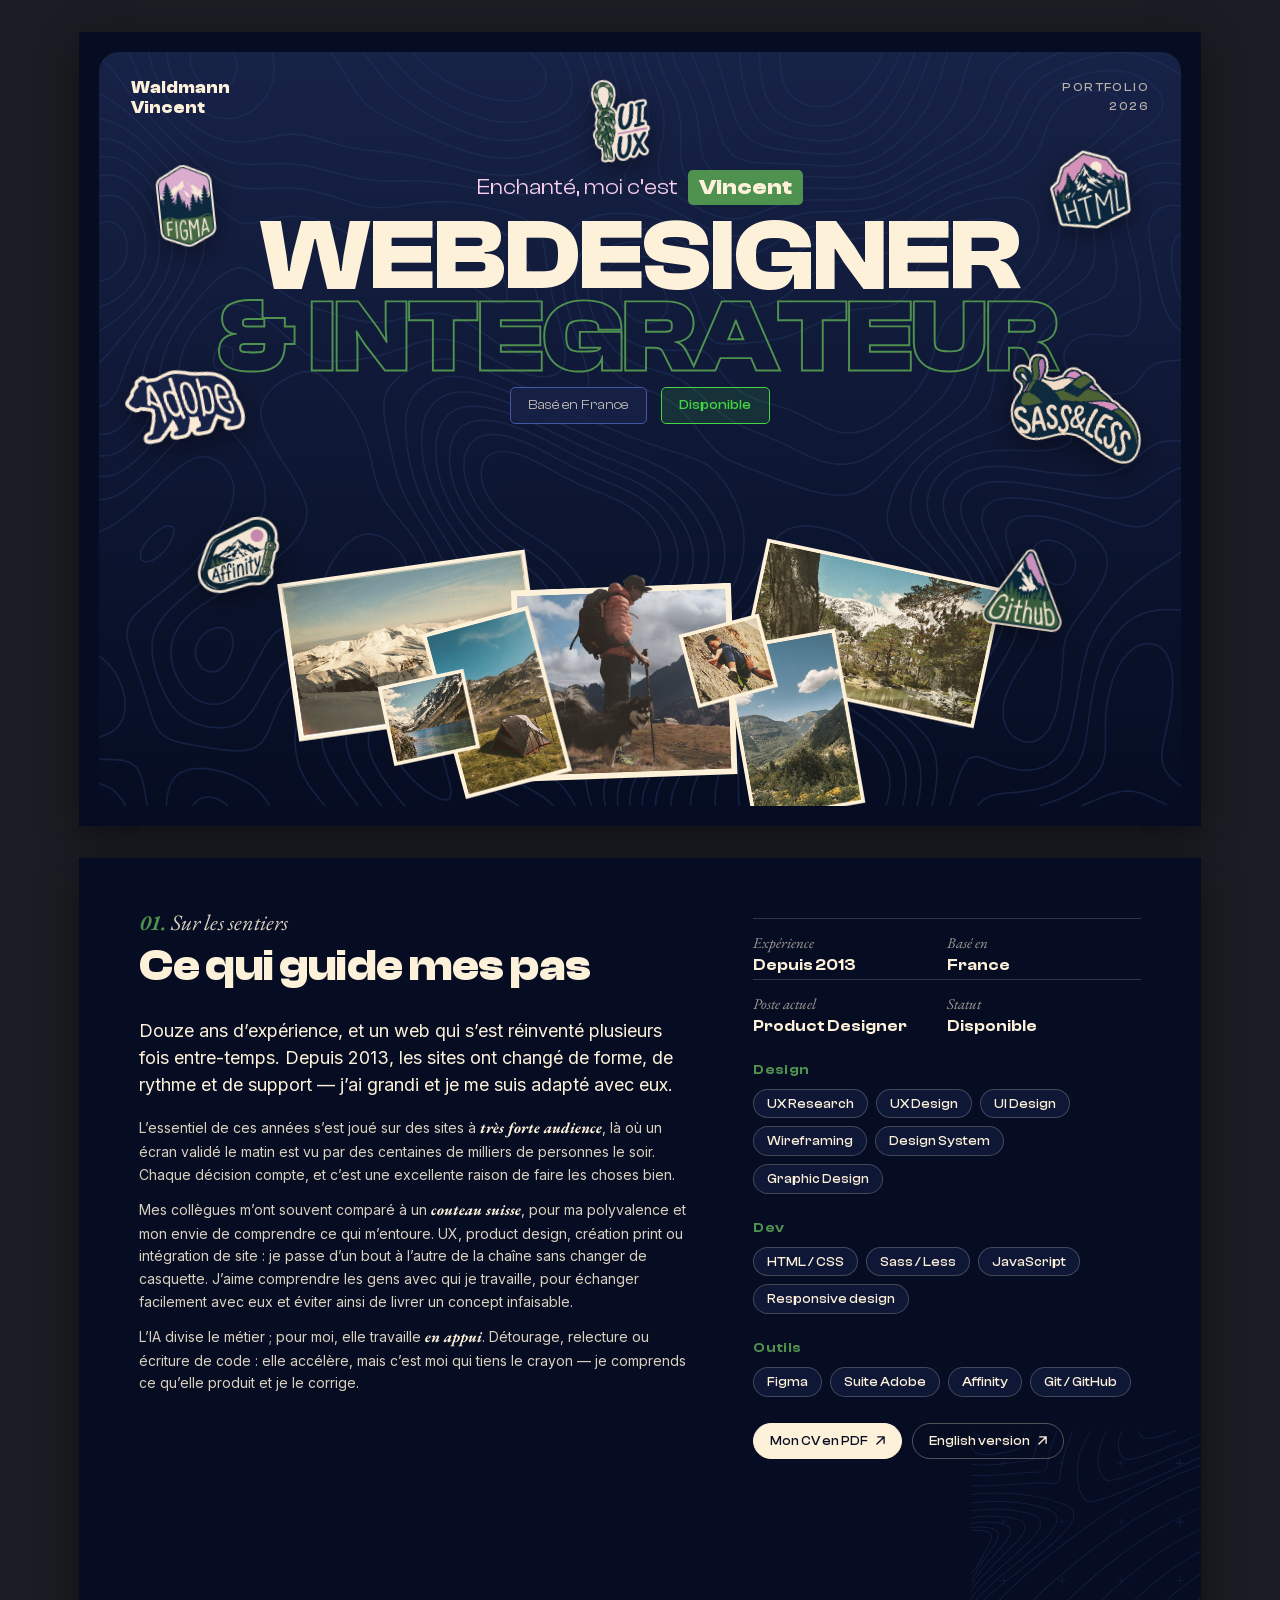
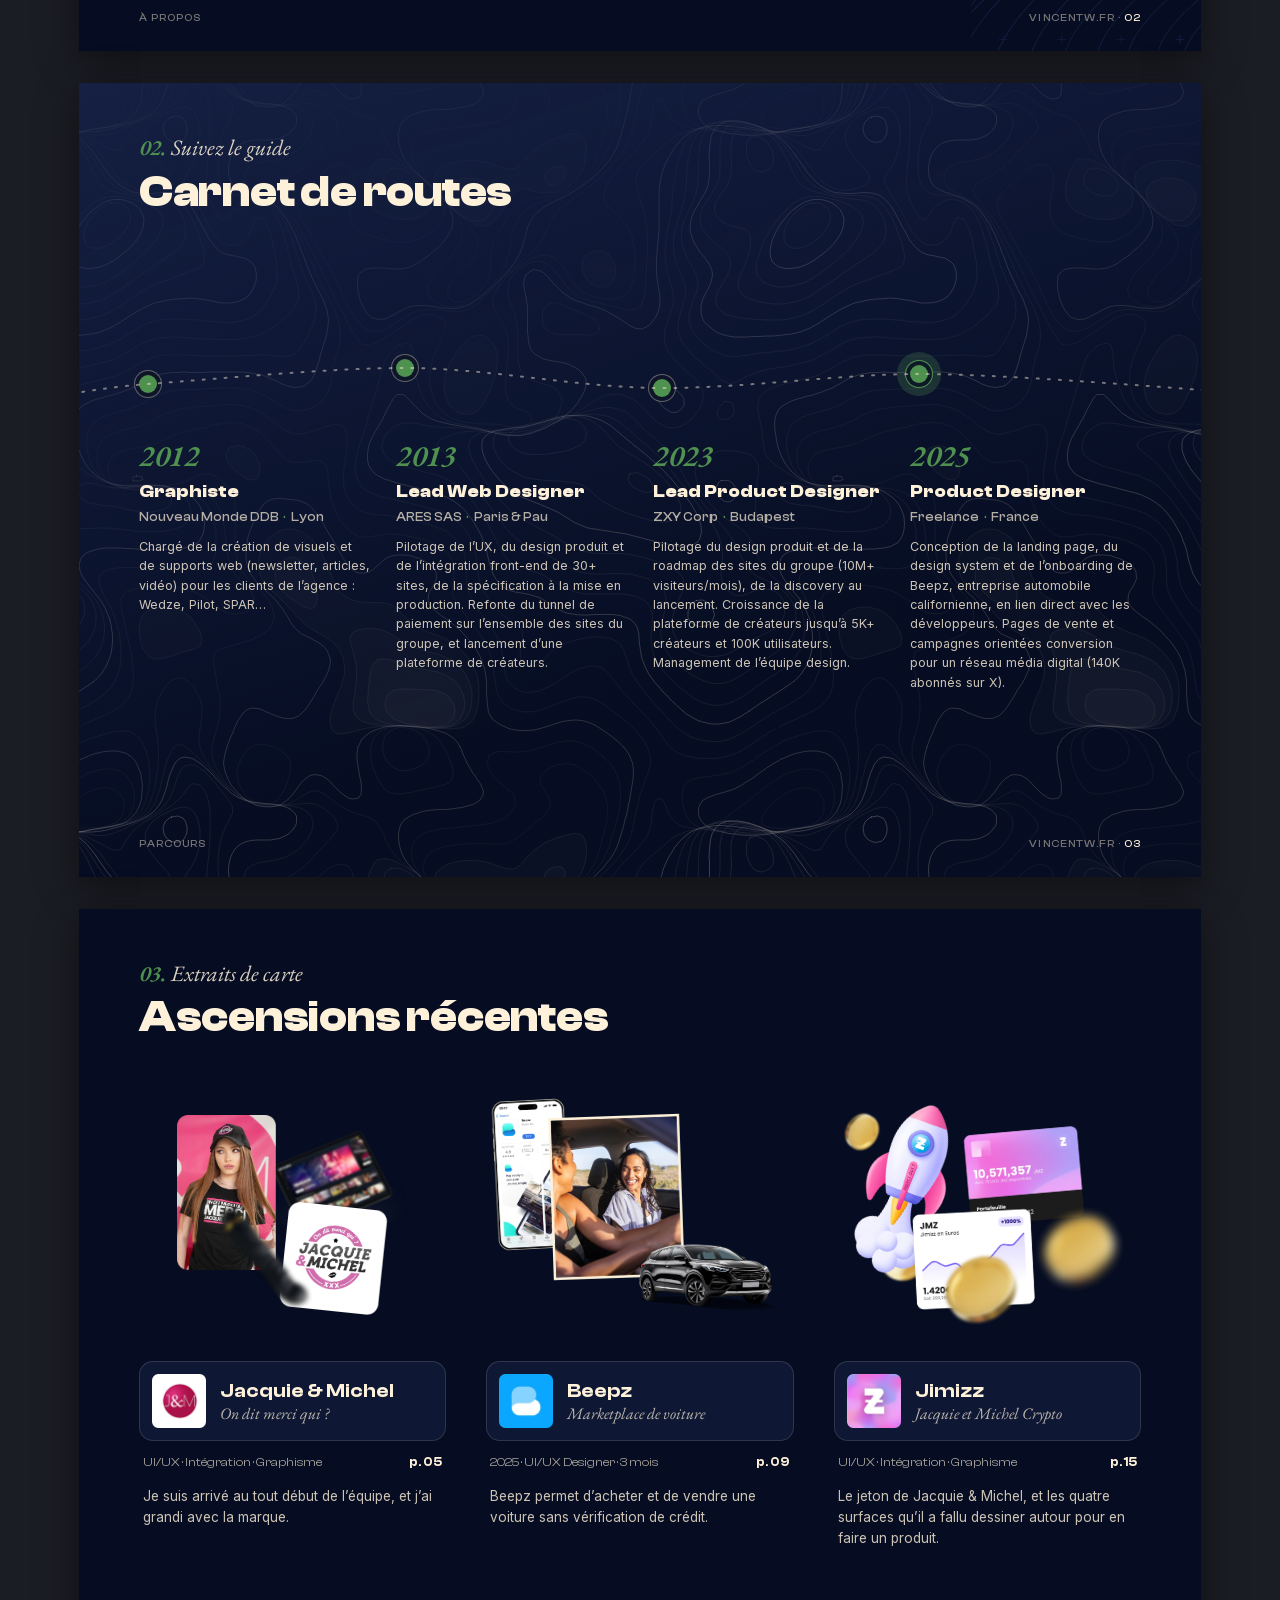
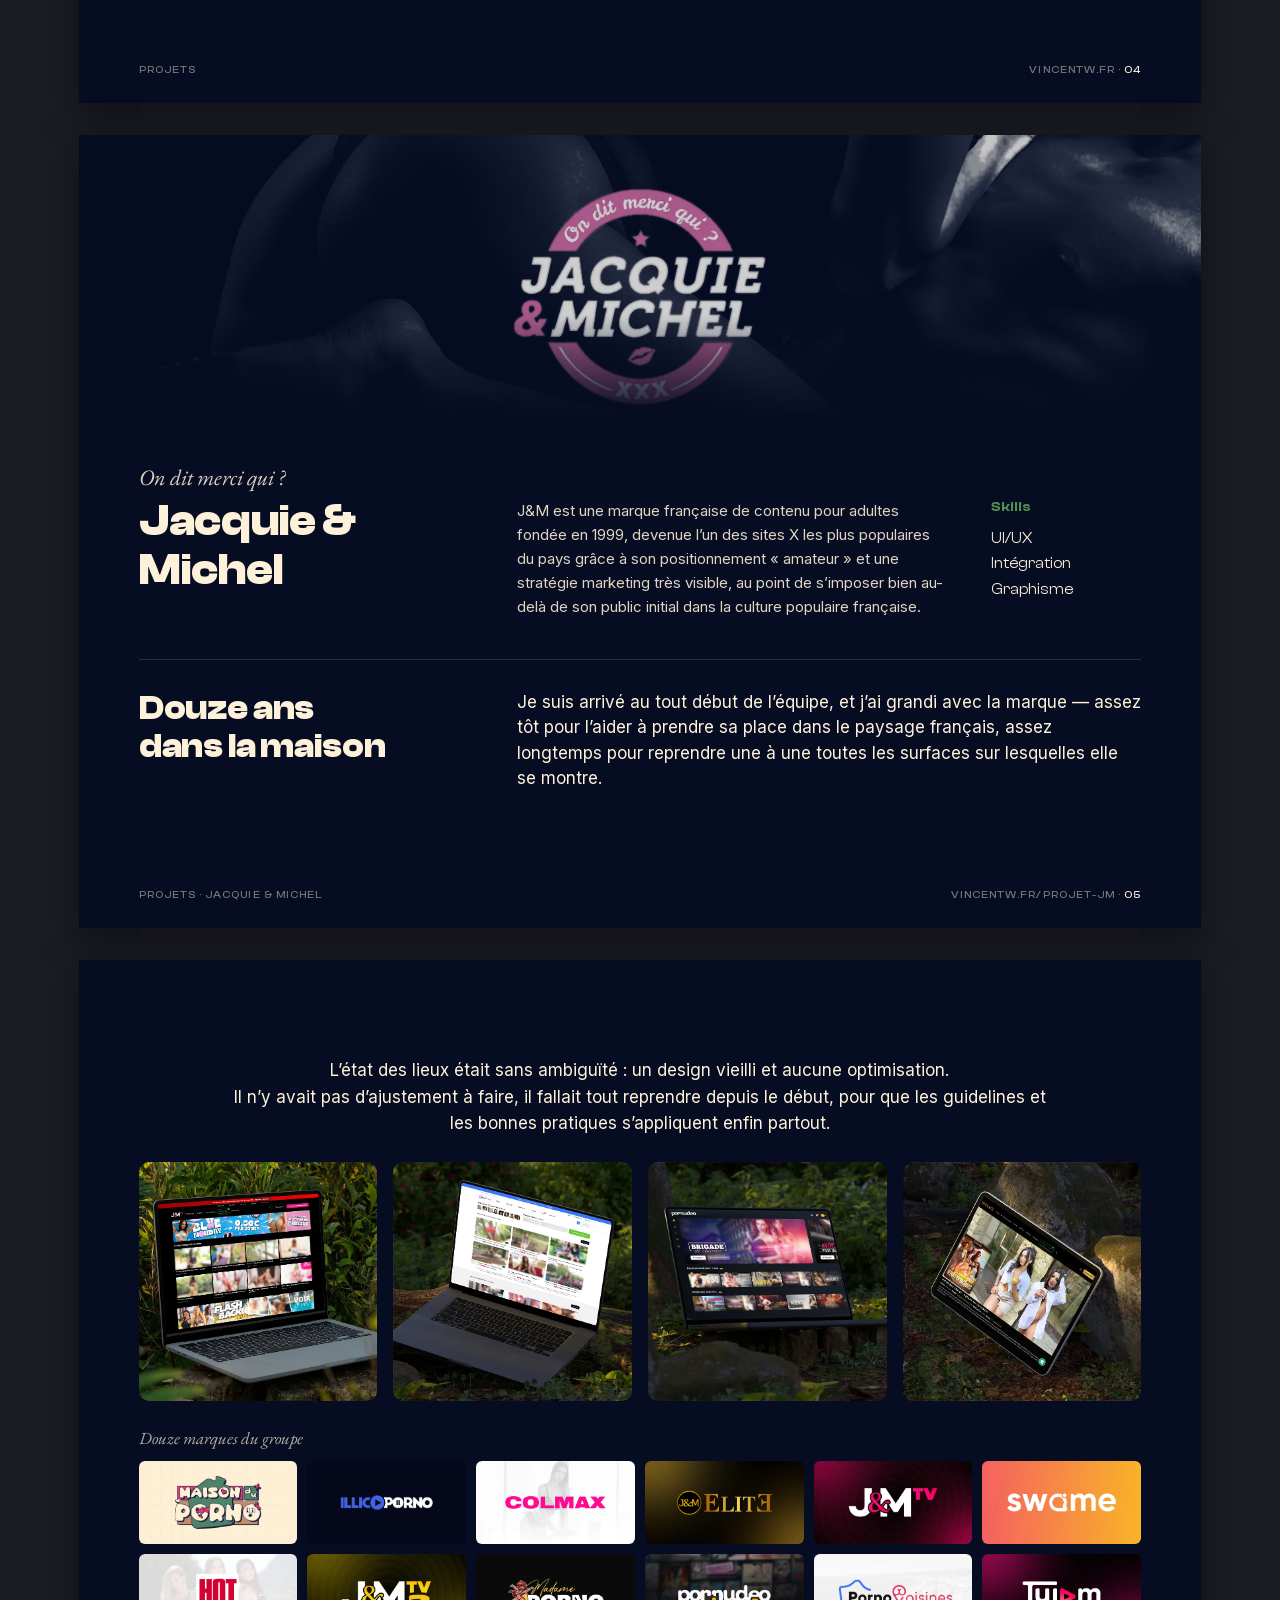
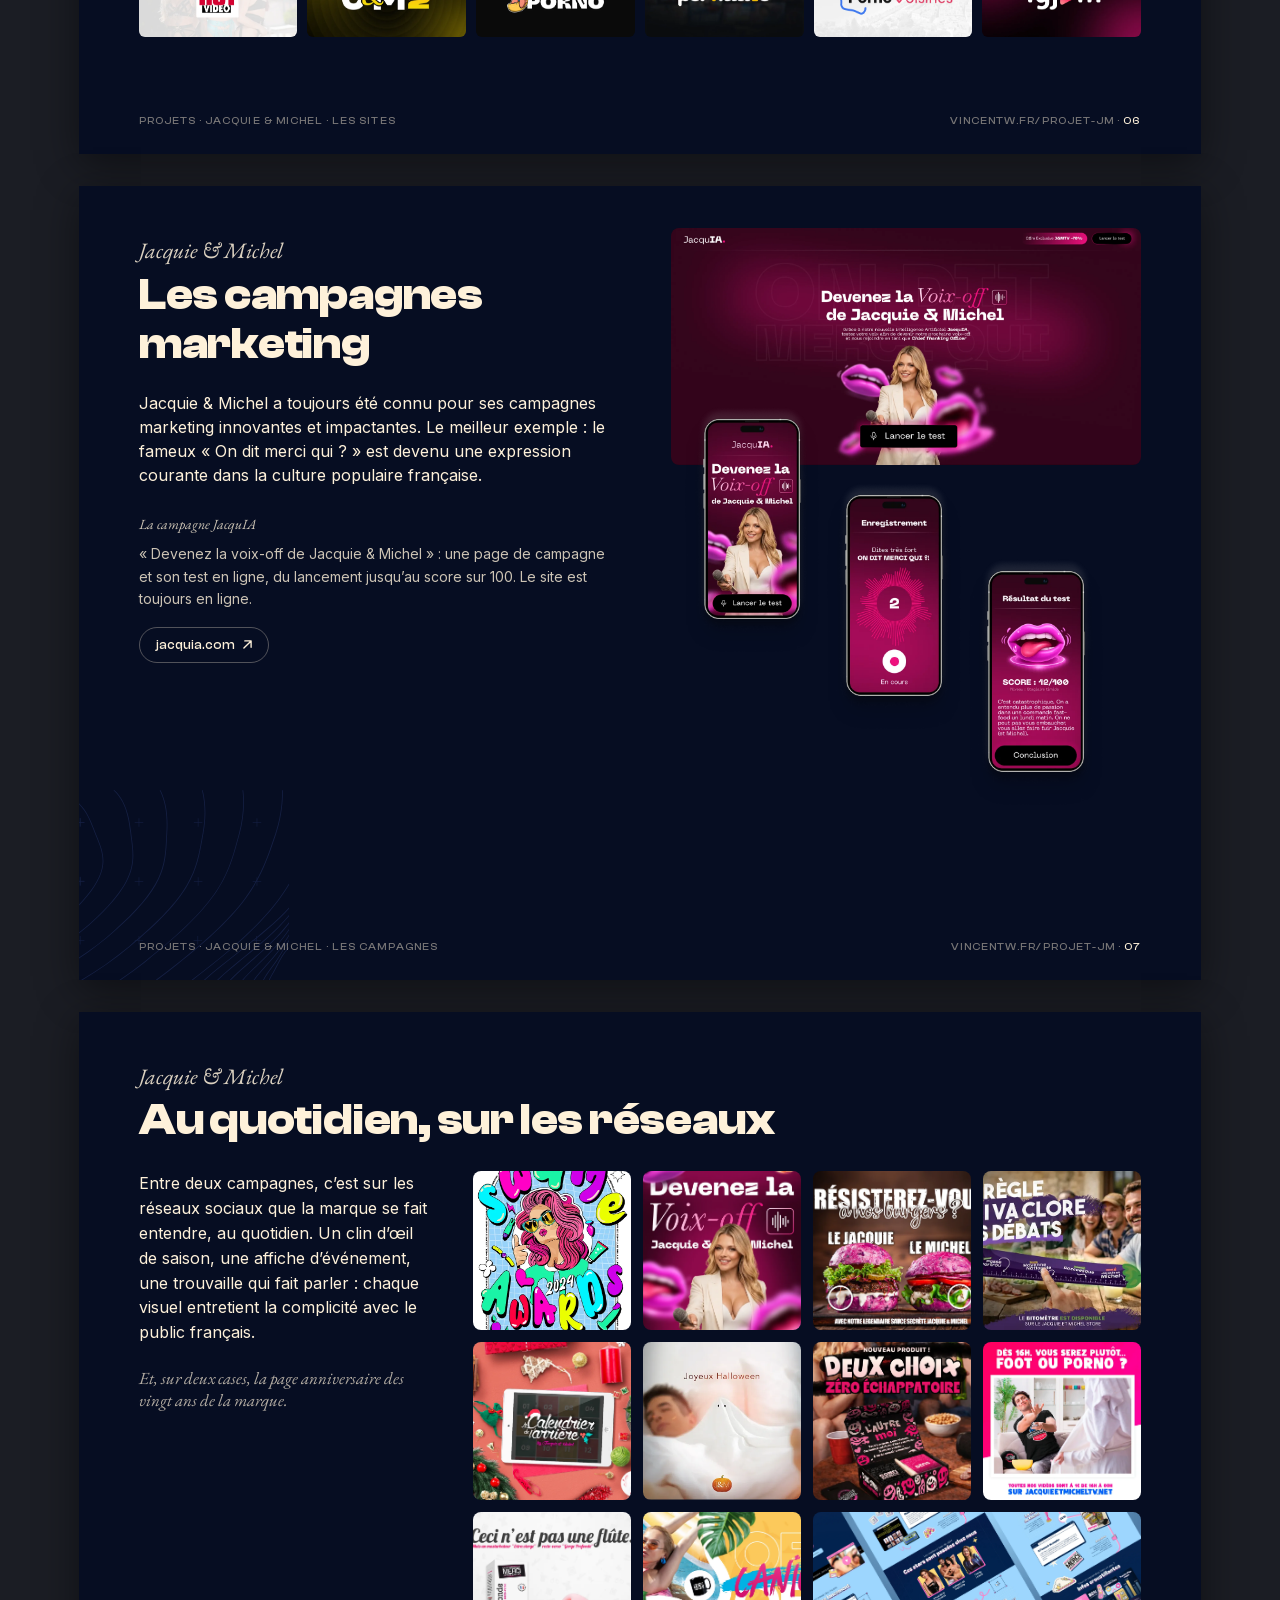
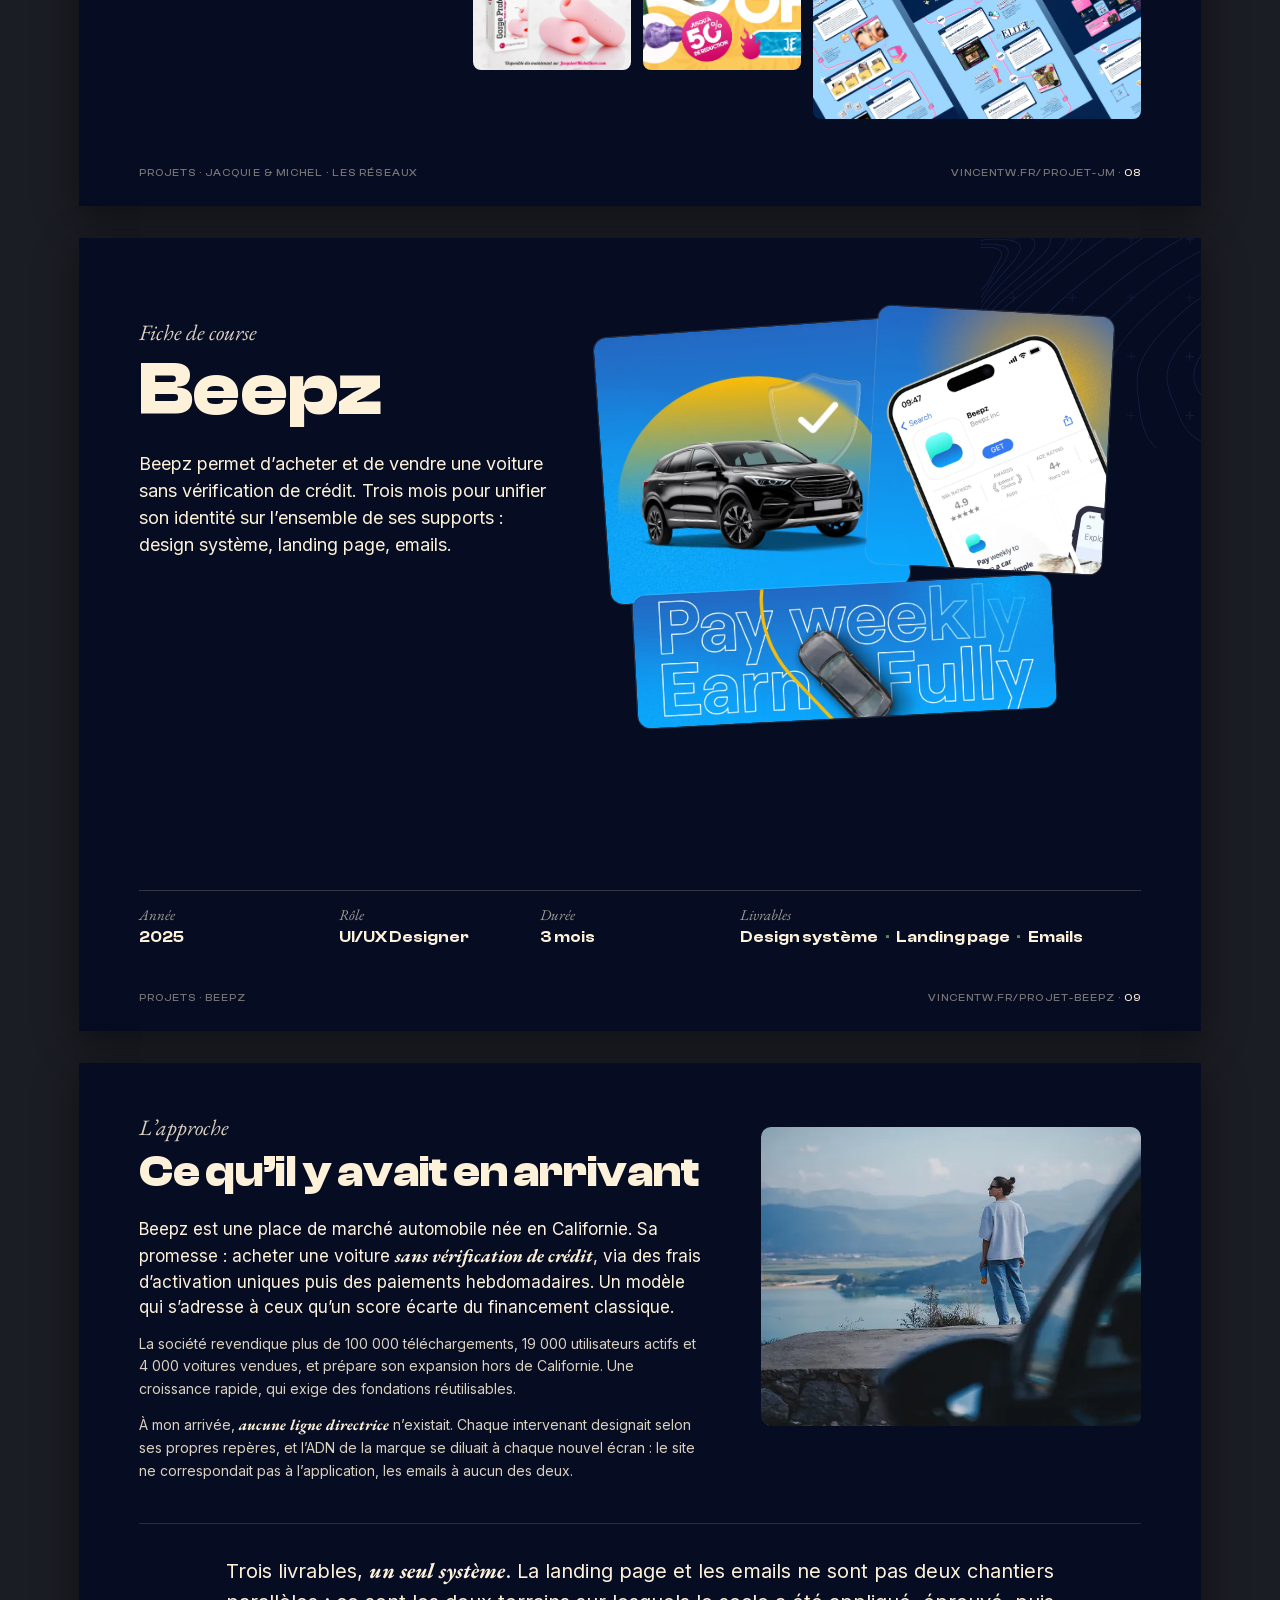
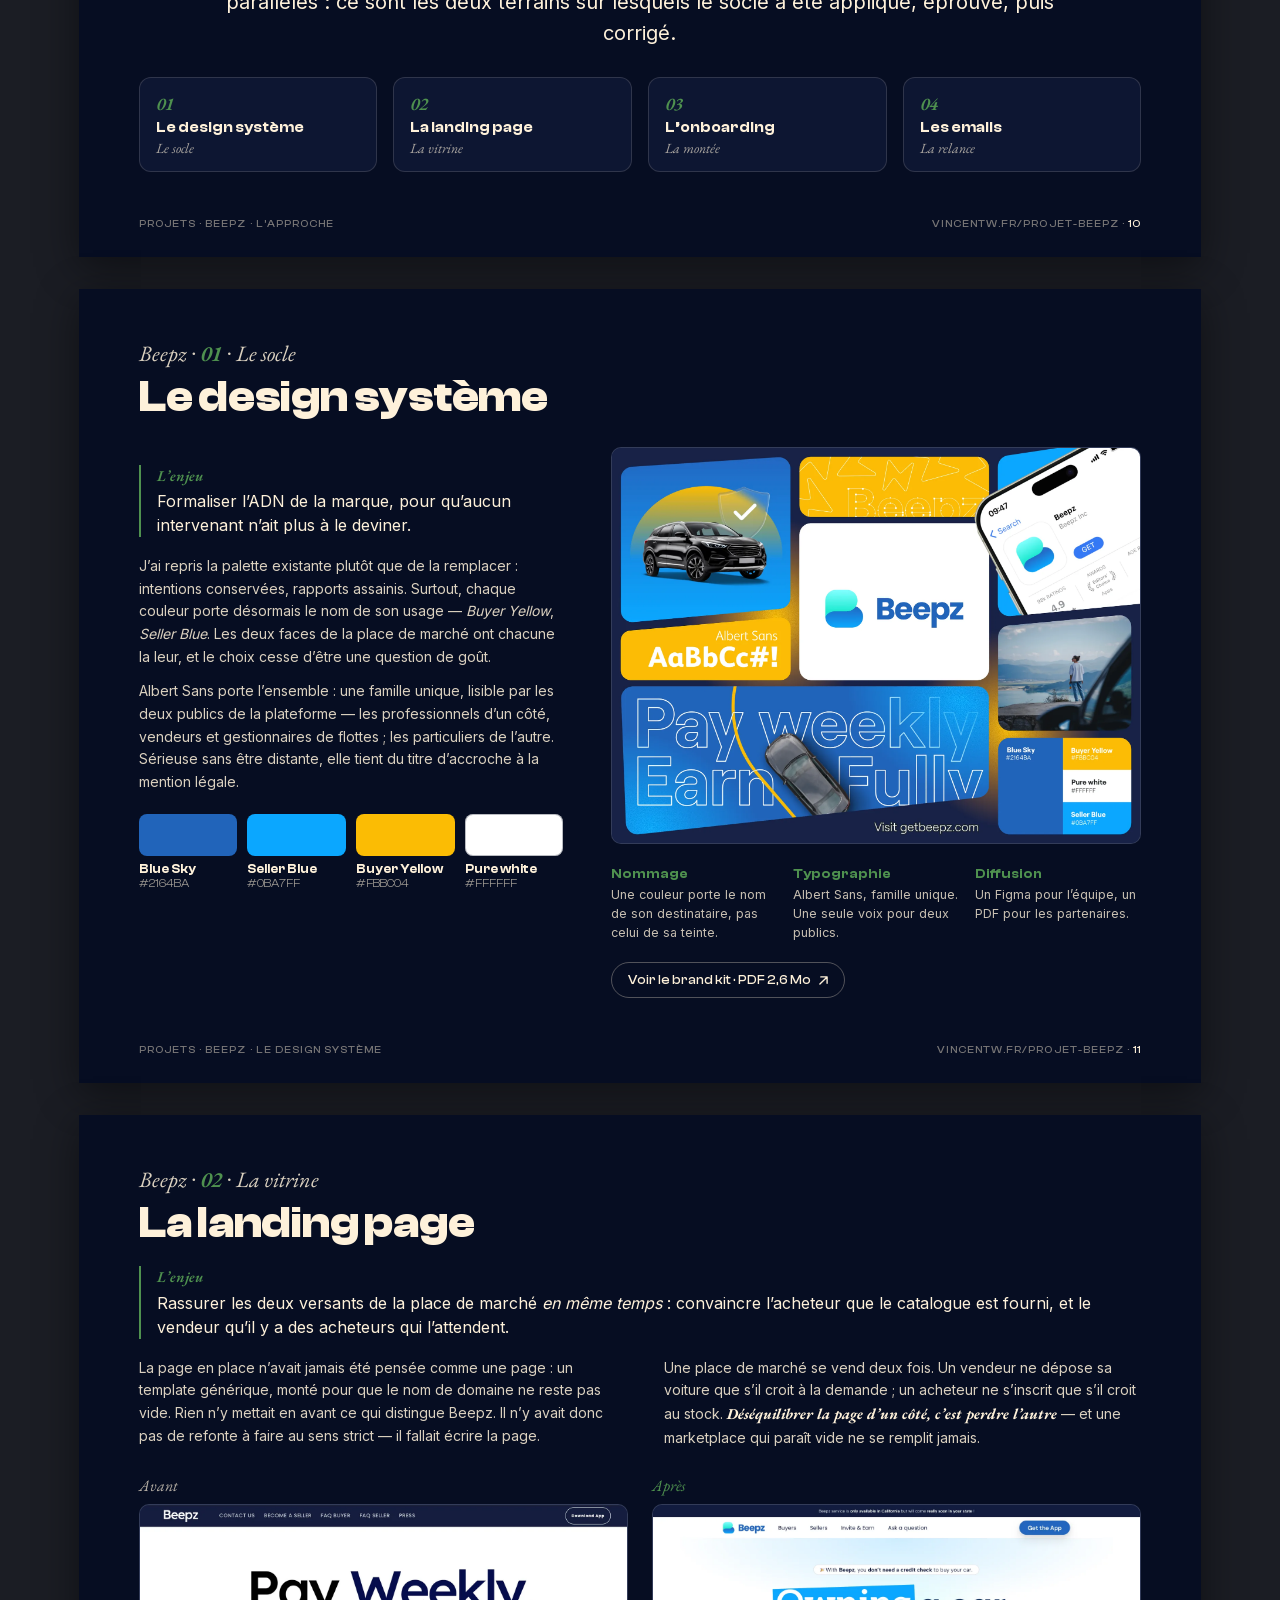
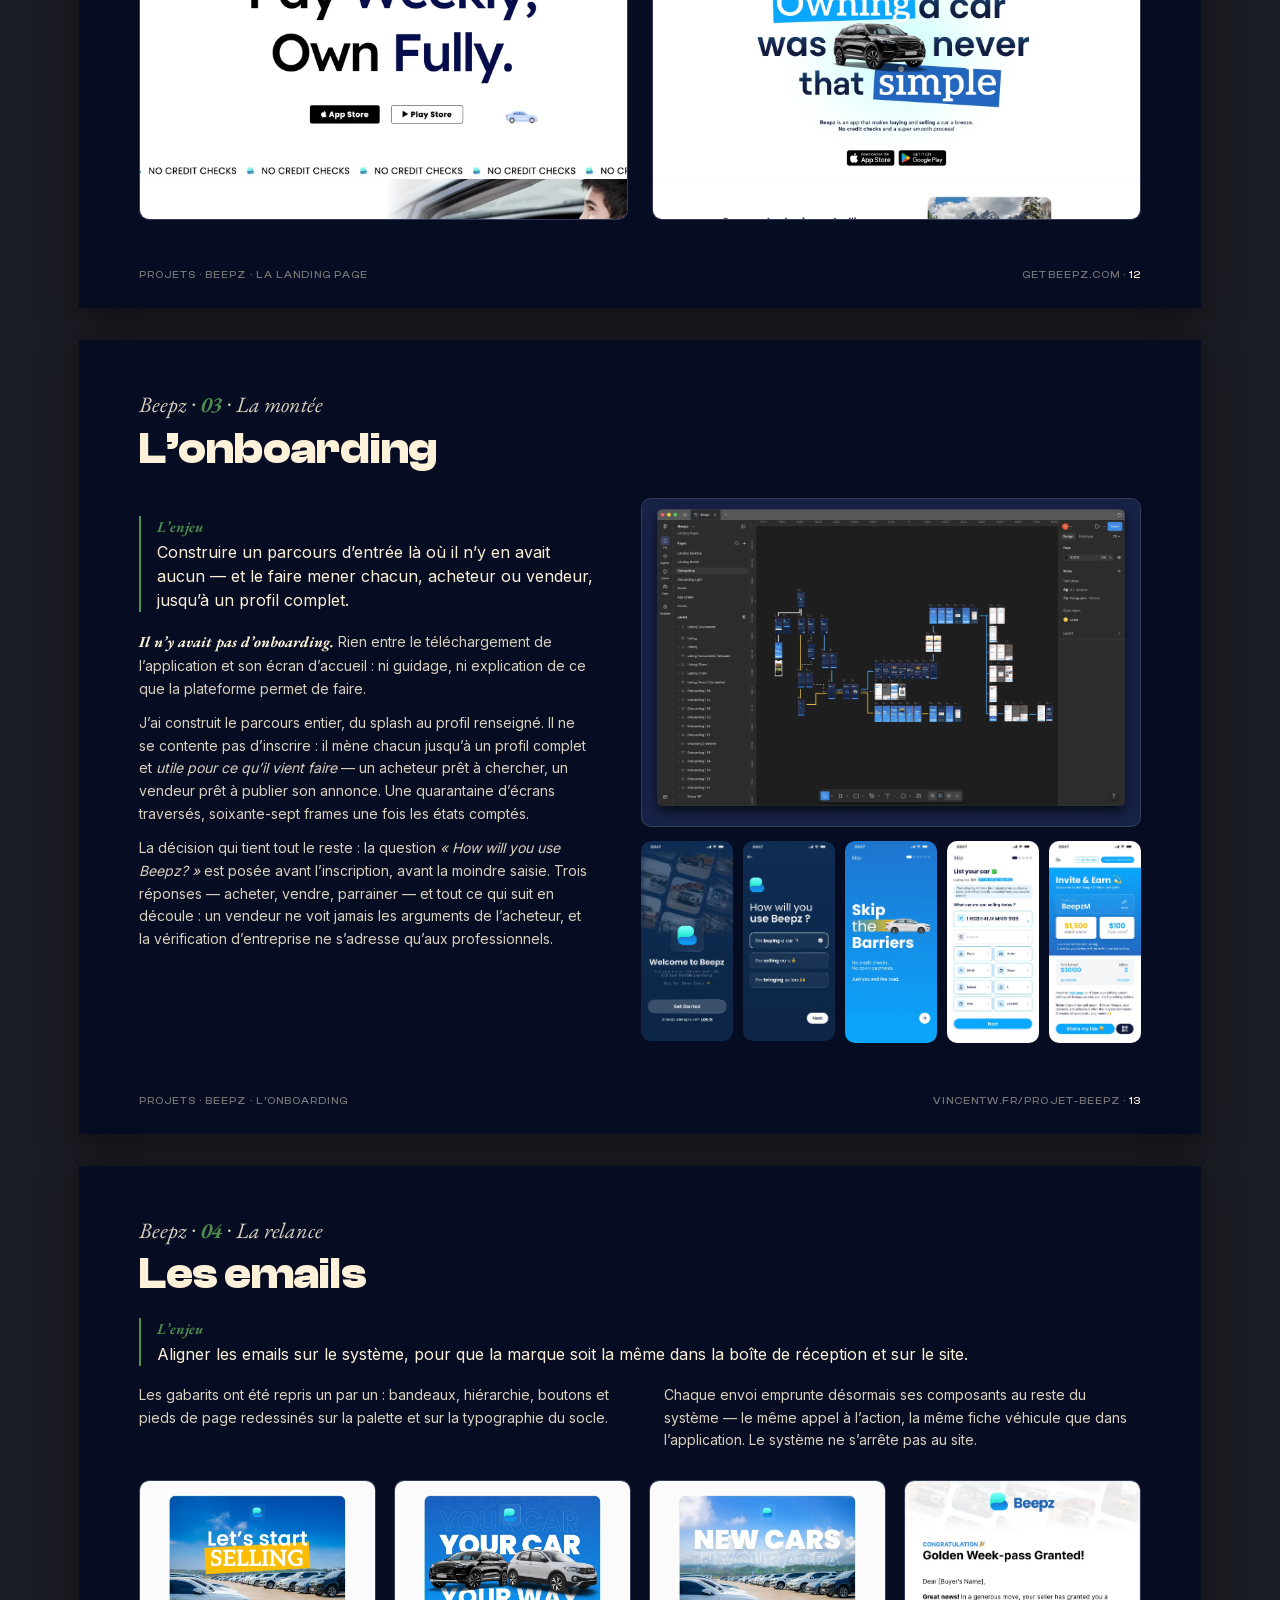
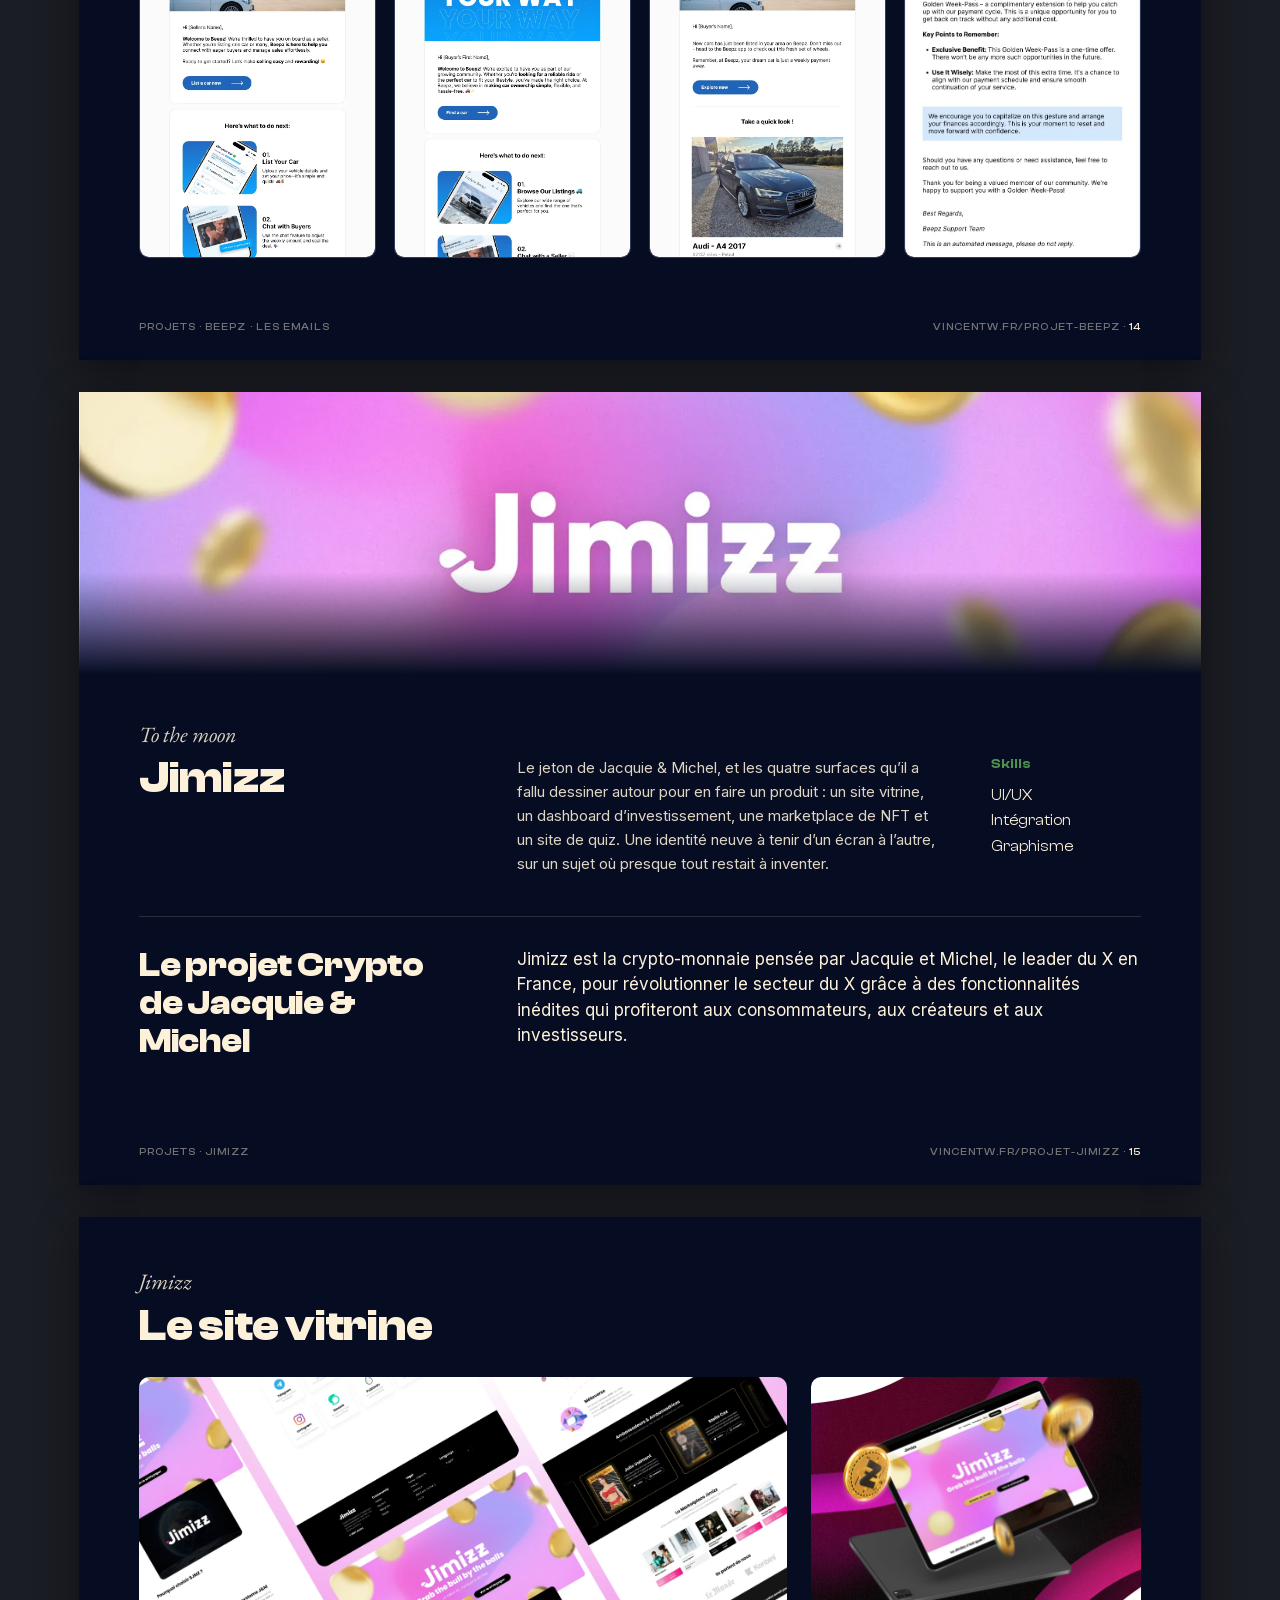
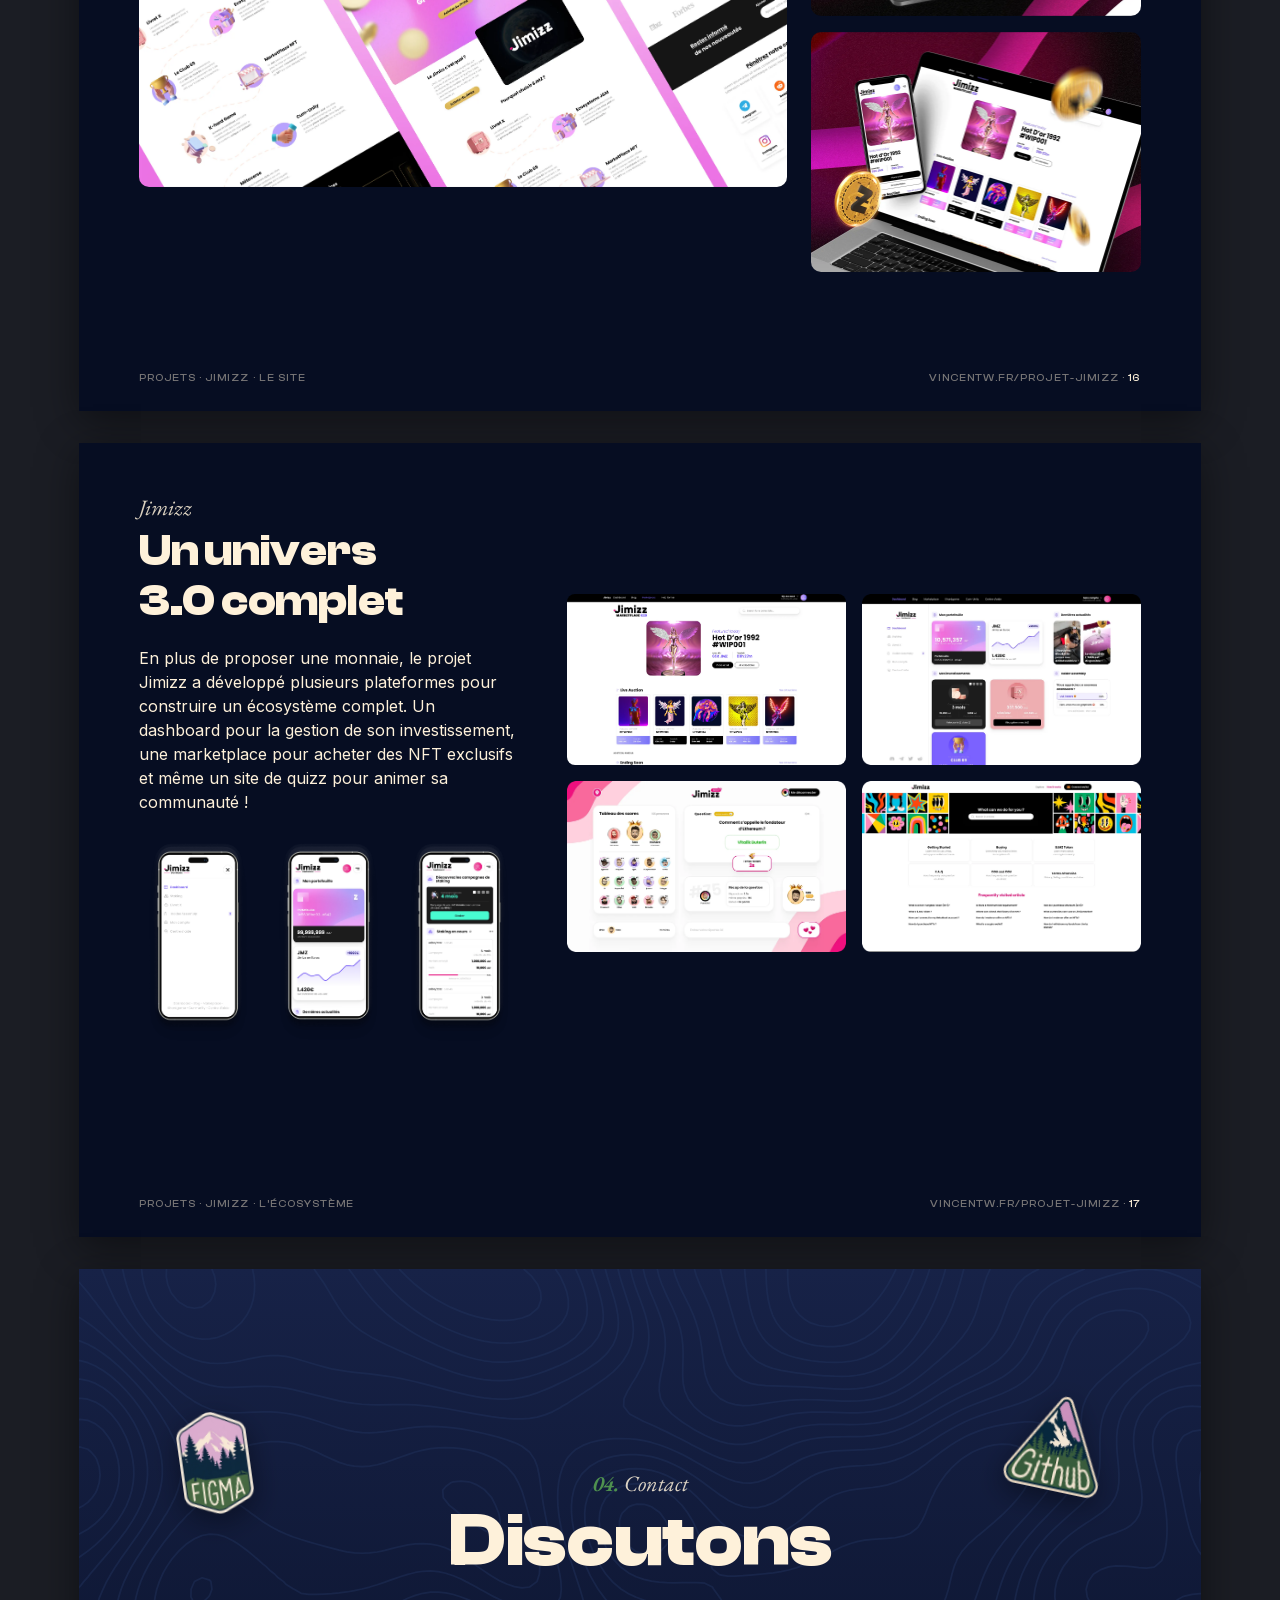
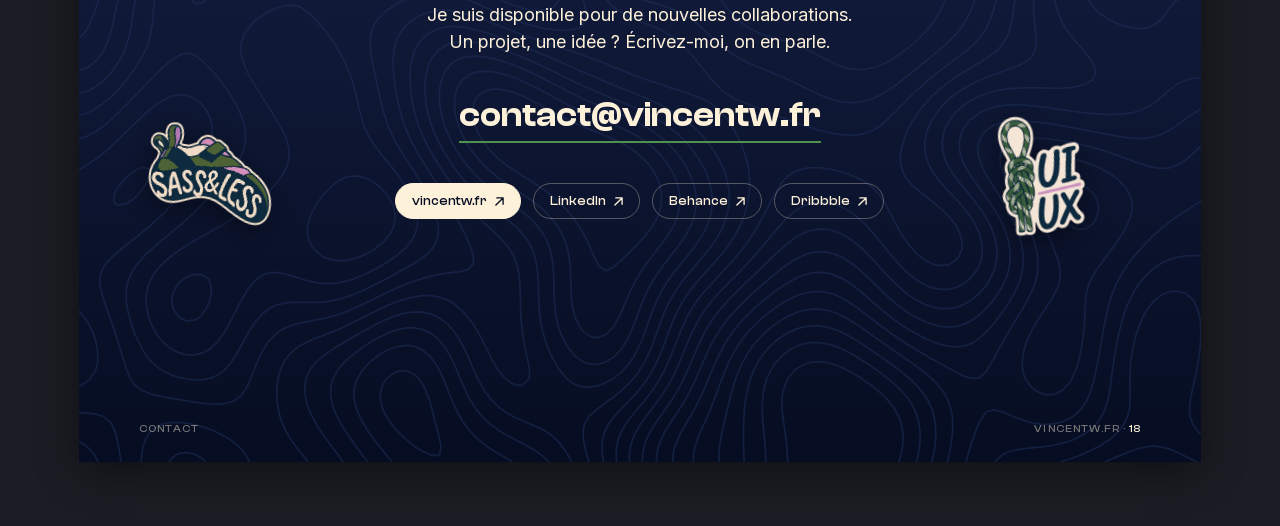
<file: tools/pdf/portfolio.html>
<!DOCTYPE html>
<html lang="fr">
<head>
<meta charset="UTF-8">
<meta name="viewport" content="width=device-width, initial-scale=1.0">
<!-- Cette page n'est pas une page du site : c'est la SOURCE du portfolio PDF,
     que `tools/build_pdf.py` imprime avec Chrome. Elle est servie par GitHub
     Pages comme tout le dépôt, d'où le noindex. Voir `tools/README.md`. -->
<meta name="robots" content="noindex">
<title>Vincent Waldmann — Portfolio</title>
<link rel="stylesheet" href="portfolio.css">

<!-- L'ADRESSE DE CONTACT N'EST PAS ÉCRITE ICI. Le dépôt est public : on la
     relit dans `index.html`, où elle est déjà en deux moitiés, et on la pose
     dans chaque `[data-mail-slot]`. Une seule adresse à tenir, celle du site —
     le jour où elle redevient celle du domaine, le PDF suit au prochain build.
     Sans serveur (fichier ouvert en direct), le lien retombe sur la section
     contact du site. -->
<script>
  var mail = new Promise(function (done) {
    addEventListener('DOMContentLoaded', function () {
      fetch('../../index.html')
        .then(function (r) { return r.text(); })
        .then(function (html) {
          var src = new DOMParser().parseFromString(html, 'text/html').querySelector('[data-mail]');
          var parts = [].map.call(src.querySelectorAll(':scope > span > span:not(.contact__at)'),
                                  function (s) { return s.textContent.trim(); });
          if (parts.length !== 2) return;
          var address = parts.join(String.fromCharCode(64));  // l'arobase, jamais en clair ici
          document.querySelectorAll('[data-mail-slot]').forEach(function (a) {
            a.href = 'mailto:' + address;
            a.textContent = address;
          });
        })
        .catch(function () {})
        .finally(done);
    });
  });

  // LE RELEVÉ DES IMAGES, pour `build_pdf.py`. Chrome embarque chaque image
  // dans le PDF à sa définition d'origine et sans perte : 48 Mo au premier
  // essai. Le script en sert donc des copies réduites, et c'est la page qui
  // lui dit de combien — sa boîte de mise en page (`offsetWidth`, que la
  // rotation ne fausse pas), et si sa transparence compte. Elle compte quand
  // l'image se pose sur autre chose que le fond d'encre de la page : les
  // compositions qui se chevauchent, la couverture, le contact.
  var measured = new Promise(function (done) {
    addEventListener('load', function () {
      document.querySelectorAll('img').forEach(function (img) {
        img.dataset.box = img.offsetWidth + 'x' + img.offsetHeight;
        if (img.closest('.comp, .cover, .contact')) img.dataset.alpha = '1';
      });
      done();
    });
  });

  // Les trois polices, relues par le script : un PDF en police système ne
  // doit pas partir.
  var fonts = document.fonts.ready.then(function () {
    var all = [];
    document.fonts.forEach(function (f) { all.push(f.status); });
    if (all.length && all.every(function (s) { return s === 'loaded'; })) {
      document.documentElement.dataset.fonts = '1';
    }
  });

  Promise.all([mail, measured, fonts]).then(function () { document.documentElement.dataset.ready = '1'; });
</script>
</head>
<body>

<!-- ======================================================================
     01 — LA COUVERTURE : le hero du site et son tas de photos.
     ====================================================================== -->
<section class="page cover">
  <div class="cover__panel">
    <img class="cover__topo" src="../../assets/home/hero/topo.svg" alt="">

    <div class="cover__top">
      <div class="logo"><span>Waldmann</span><span>Vincent</span></div>
      <p class="cover__kind">Portfolio<br>2026</p>
    </div>

    <div class="cover__content">
      <p class="cover__intro"><span>Enchanté, moi c’est</span><span class="cover__name">Vincent</span></p>
      <h1>
        <span class="cover__title">Webdesigner</span>
        <img class="cover__ghost" src="../../assets/home/hero/ghost-title.svg" alt="&amp; Intégrateur">
      </h1>
      <div class="cover__badges">
        <span class="badge badge--location">Basé en France</span>
        <span class="badge badge--available">Disponible</span>
      </div>
    </div>

    <img class="cover__sticker" style="left: 45.5%; top: 3.5%;  width: 58px;  --rot:  -8deg" src="../../assets/home/hero/sticker-uiux.webp" alt="">
    <img class="cover__sticker" style="left: 5.5%;  top: 15%;   width: 56px;  --rot:  -6deg" src="../../assets/home/hero/sticker-figma.webp" alt="">
    <img class="cover__sticker" style="left: 2.5%;  top: 42%;   width: 116px; --rot: -10deg" src="../../assets/home/hero/sticker-adobe.webp" alt="">
    <img class="cover__sticker" style="left: 9%;    top: 62%;   width: 84px;  --rot:  -6deg" src="../../assets/home/hero/sticker-affinity.webp" alt="">
    <img class="cover__sticker" style="left: 88%;   top: 13%;   width: 78px;  --rot: -11deg" src="../../assets/home/hero/sticker-html.webp" alt="">
    <img class="cover__sticker" style="left: 84%;   top: 41%;   width: 138px; --rot:  10deg" src="../../assets/home/hero/sticker-sassless.webp" alt="">
    <img class="cover__sticker" style="left: 82%;   top: 66%;   width: 80px;  --rot:   8deg" src="../../assets/home/hero/sticker-github.webp" alt="">

    <div class="cover__pile" aria-hidden="true">
      <img class="pile--1" src="../../assets/home/pile/photo1.png" alt="">
      <img class="pile--7" src="../../assets/home/pile/photo7.png" alt="">
      <img class="pile--4" src="../../assets/home/pile/photo4.png" alt="">
      <img class="pile--3" src="../../assets/home/pile/photo3.png" alt="">
      <img class="pile--6" src="../../assets/home/pile/photo6.png" alt="">
      <img class="pile--2" src="../../assets/home/pile/photo2.png" alt="">
      <img class="pile--5" src="../../assets/home/pile/photo5.png" alt="">
    </div>
  </div>
</section>

<!-- ======================================================================
     02 — À PROPOS. Les textes sont ceux du site, au mot près : ils ont été
     écrits avec Vincent, ne les réécris pas ici sans lui.
     ====================================================================== -->
<section class="page about">
  <img class="topo-square topo-square--br" src="../../assets/home/about/topo-square-right.svg" alt="">
  <div class="about__grid">
    <div>
      <p class="eyebrow"><b>01.</b> Sur les sentiers</p>
      <h2 class="title">Ce qui guide mes pas</h2>
      <!-- Douze ans, le compte du CV, comme sur le site : à changer avec lui. -->
      <p class="lede">
        Douze ans d’expérience, et un web qui s’est réinventé plusieurs fois entre-temps.
        Depuis 2013, les sites ont changé de forme, de rythme et de support&nbsp;— j’ai
        grandi et je me suis adapté avec eux.
      </p>
      <div class="body">
        <p>
          L’essentiel de ces années s’est joué sur des sites à <span class="hl">très forte
          audience</span>, là où un écran validé le matin est vu par des centaines de milliers de
          personnes le soir. Chaque décision compte, et c’est une excellente raison de faire
          les choses bien.
        </p>
        <p>
          Mes collègues m’ont souvent comparé à un <span class="hl">couteau suisse</span>,
          pour ma polyvalence et mon envie de comprendre ce qui m’entoure. UX, product design,
          création print ou intégration de site&nbsp;: je passe d’un bout à l’autre de la chaîne
          sans changer de casquette. J’aime comprendre les gens avec qui je travaille, pour
          échanger facilement avec eux et éviter ainsi de livrer un concept infaisable.
        </p>
        <p>
          L’IA divise le métier&nbsp;; pour moi, elle travaille <span class="hl">en
          appui</span>. Détourage, relecture ou écriture de code&nbsp;: elle accélère, mais
          c’est moi qui tiens le crayon — je comprends ce qu’elle produit et je le corrige.
        </p>
      </div>
    </div>

    <div class="about__side">
      <dl class="facts">
        <div><dt>Expérience</dt><dd>Depuis 2013</dd></div>
        <div><dt>Basé en</dt><dd>France</dd></div>
        <div><dt>Poste actuel</dt><dd>Product Designer</dd></div>
        <div><dt>Statut</dt><dd>Disponible</dd></div>
      </dl>
      <div class="skill">
        <h3>Design</h3>
        <ul class="pills">
          <li>UX Research</li><li>UX Design</li><li>UI Design</li>
          <li>Wireframing</li><li>Design System</li><li>Graphic Design</li>
        </ul>
      </div>
      <div class="skill">
        <h3>Dev</h3>
        <ul class="pills">
          <li>HTML / CSS</li><li>Sass / Less</li><li>JavaScript</li><li>Responsive design</li>
        </ul>
      </div>
      <div class="skill">
        <h3>Outils</h3>
        <ul class="pills">
          <li>Figma</li><li>Suite Adobe</li><li>Affinity</li><li>Git / GitHub</li>
        </ul>
      </div>
      <!-- Le CV, comme sur le site : le français d'abord. Les URL sont absolues —
           un PDF n'a pas de page d'où résoudre un chemin relatif. -->
      <div class="about__cv">
        <a class="link link--fill" href="https://vincentw.fr/assets/home/about/cv-fr.pdf">Mon CV en PDF</a>
        <a class="link" href="https://vincentw.fr/assets/home/about/cv-en.pdf" hreflang="en">English version</a>
      </div>
    </div>
  </div>
  <footer class="page__foot"><span>À propos</span><span><a href="https://vincentw.fr/#a-propos">vincentw.fr</a> · <span class="page__num"></span></span></footer>
</section>

<!-- ======================================================================
     03 — LE PARCOURS, en frise. Les cinq étapes et leurs textes sont ceux
     d'`index.html` : si une étape change là-bas, elle change ici.
     ====================================================================== -->
<section class="page trail-page">
  <div class="page__bg" aria-hidden="true"></div>
  <p class="eyebrow"><b>02.</b> Suivez le guide</p>
  <h2 class="title">Carnet de routes</h2>

  <!-- Le chemin qui relie les quatre pastilles : une courbe qui passe PAR leurs
       centres (x = début de chaque colonne + 9, y = 268 + le point du tracé). Avec
       quatre colonnes de 231 px et 26 de gouttière, les centres tombent en x = 69,
       326, 584 et 841. Si tu déplaces une pastille, recalcule le tracé avec elle. -->
  <svg class="trail-line" viewBox="0 0 1123 120" preserveAspectRatio="none" aria-hidden="true">
    <path d="M -40 48 C -22 46, 16 37, 69 33 C 150 27, 250 17, 326 17 C 410 17, 500 37, 584 37 C 670 37, 760 23, 841 23 C 930 23, 1118 39, 1163 42"/>
  </svg>

  <ol class="stops">
    <li class="stop">
      <span class="stop__pin" style="--y: -8px"></span>
      <p class="stop__year">2012</p>
      <h3 class="stop__role">Graphiste</h3>
      <p class="stop__org">Nouveau Monde DDB<span>·</span>Lyon</p>
      <p class="stop__note">Chargé de la création de visuels et de supports web (newsletter, articles, vidéo) pour les clients de l’agence&nbsp;: Wedze, Pilot, SPAR…</p>
    </li>
    <li class="stop">
      <span class="stop__pin" style="--y: -24px"></span>
      <p class="stop__year">2013</p>
      <h3 class="stop__role">Lead Web Designer</h3>
      <p class="stop__org">ARES SAS<span>·</span>Paris &amp; Pau</p>
      <p class="stop__note">Pilotage de l’UX, du design produit et de l’intégration front-end de 30+ sites, de la spécification à la mise en production. Refonte du tunnel de paiement sur l’ensemble des sites du groupe, et lancement d’une plateforme de créateurs.</p>
    </li>
    <li class="stop">
      <span class="stop__pin" style="--y: -4px"></span>
      <p class="stop__year">2023</p>
      <h3 class="stop__role">Lead Product Designer</h3>
      <p class="stop__org">ZXY Corp<span>·</span>Budapest</p>
      <p class="stop__note">Pilotage du design produit et de la roadmap des sites du groupe (10M+ visiteurs/mois), de la discovery au lancement. Croissance de la plateforme de créateurs jusqu’à 5K+ créateurs et 100K utilisateurs. Management de l’équipe design.</p>
    </li>
    <li class="stop stop--now">
      <span class="stop__pin" style="--y: -18px"></span>
      <p class="stop__year">2025</p>
      <h3 class="stop__role">Product Designer</h3>
      <p class="stop__org">Freelance<span>·</span>France</p>
      <p class="stop__note">Conception de la landing page, du design system et de l’onboarding de Beepz, entreprise automobile californienne, en lien direct avec les développeurs. Pages de vente et campagnes orientées conversion pour un réseau média digital (140K abonnés sur X).</p>
    </li>
  </ol>
  <footer class="page__foot"><span>Parcours</span><span><a href="https://vincentw.fr/#parcours">vincentw.fr</a> · <span class="page__num"></span></span></footer>
</section>

<!-- ======================================================================
     04 — LES PROJETS : le sommaire. Les trois groupements sont ceux de la
     section projets de l'accueil, mêmes pièces, mêmes positions (cadre
     780 × 640). Chaque carte renvoie à la page du projet dans le PDF.
     ====================================================================== -->
<section class="page projects-page">
  <p class="eyebrow"><b>03.</b> Extraits de carte</p>
  <h2 class="title">Ascensions récentes</h2>

  <div class="projects">
    <a class="project" href="#jm">
      <div class="cluster comp" aria-hidden="true">
        <img style="left: 41.3%; top: 16.1%; width: 46.2%; z-index: 1" src="../../assets/home/projects/jm-ipad.webp" alt="">
        <img style="left: 12.5%; top: 11.2%; width: 32.3%; z-index: 2" src="../../assets/home/projects/jm-tshirt.webp" alt="">
        <img style="left: 47.2%; top: 47.3%; width: 32.3%; z-index: 3; --rot: 6deg" src="../../assets/home/projects/jm-logo.webp" alt="">
        <img style="left: 24.8%; top: 45.9%; width: 32.3%; z-index: 4" src="../../assets/home/projects/jm-sextoy.webp" alt="">
      </div>
      <div class="project__card">
        <img class="project__icon" src="../../assets/home/projects/logo-jm-left.webp" alt="">
        <div><p class="project__name">Jacquie &amp; Michel</p><p class="project__tag">On dit merci qui&nbsp;?</p></div>
      </div>
      <p class="project__meta"><span>UI/UX · Intégration · Graphisme</span><b>p. 05</b></p>
      <p class="project__sum">Je suis arrivé au tout début de l’équipe, et j’ai grandi avec la marque.</p>
    </a>

    <a class="project" href="#beepz">
      <div class="cluster comp" aria-hidden="true">
        <img style="left: 3.0%;  top: 5.4%;  width: 23.9%; z-index: 1; --rot: -3deg" src="../../assets/home/projects/beepz-iphone.webp" alt="">
        <img style="left: 21.2%; top: 11.5%; width: 42.6%; z-index: 2; --rot: -2deg" src="../../assets/home/projects/beepz-picture.webp" alt="">
        <img style="left: 46.1%; top: 51.9%; width: 50.9%; z-index: 3" src="../../assets/home/projects/beepz-car.webp" alt="">
      </div>
      <div class="project__card">
        <img class="project__icon" src="../../assets/home/projects/logo-beepz-left.webp" alt="">
        <div><p class="project__name">Beepz</p><p class="project__tag">Marketplace de voiture</p></div>
      </div>
      <p class="project__meta"><span>2025 · UI/UX Designer · 3 mois</span><b>p. 09</b></p>
      <p class="project__sum">Beepz permet d’acheter et de vendre une voiture sans vérification de crédit.</p>
    </a>

    <a class="project" href="#jimizz">
      <div class="cluster comp" aria-hidden="true">
        <img style="left: 0.0%;  top: 6.4%;  width: 18.3%; z-index: 1" src="../../assets/home/projects/jmz-coin1.webp" alt="">
        <img style="left: 7.1%;  top: 49.2%; width: 30.0%; z-index: 1" src="../../assets/home/projects/jmz-coin2.webp" alt="">
        <img style="left: 10.3%; top: 5.8%;  width: 26.0%; z-index: 2; --rot: 22deg" src="../../assets/home/projects/jmz-rocket.webp" alt="">
        <img style="left: 39.7%; top: 14.8%; width: 44.5%; z-index: 3; --rot: -5deg" src="../../assets/home/projects/jmz-wallet.webp" alt="">
        <img style="left: 22.4%; top: 46.9%; width: 46.3%; z-index: 4; --rot: -3deg" src="../../assets/home/projects/jmz-stats.webp" alt="">
        <img style="left: 29.5%; top: 59.4%; width: 36.8%; z-index: 5" src="../../assets/home/projects/jmz-coin3.webp" alt="">
        <img style="left: 58.0%; top: 39.1%; width: 44.0%; z-index: 5" src="../../assets/home/projects/jmz-coin4.webp" alt="">
      </div>
      <div class="project__card">
        <img class="project__icon" src="../../assets/home/projects/logo-jimizz-left.webp" alt="">
        <div><p class="project__name">Jimizz</p><p class="project__tag">Jacquie et Michel Crypto</p></div>
      </div>
      <p class="project__meta"><span>UI/UX · Intégration · Graphisme</span><b>p. 15</b></p>
      <p class="project__sum">Le jeton de Jacquie &amp; Michel, et les quatre surfaces qu’il a fallu dessiner autour pour en faire un produit.</p>
    </a>
  </div>
  <footer class="page__foot"><span>Projets</span><span><a href="https://vincentw.fr/#projets">vincentw.fr</a> · <span class="page__num"></span></span></footer>
</section>

<!-- ======================================================================
     05–08 — JACQUIE & MICHEL. L'ordre suit celui de la page du site : les
     sites d'abord, les campagnes ensuite, les réseaux sociaux en dernier.
     ====================================================================== -->
<section class="page opening" id="jm">
  <div class="band"><img src="../../assets/jm/hero/cover.webp" alt=""></div>
  <div class="opening__head">
    <div>
      <p class="eyebrow">On dit merci qui&nbsp;?</p>
      <h2 class="title">Jacquie &amp; Michel</h2>
    </div>
    <p class="opening__intro">
      J&amp;M est une marque française de contenu pour adultes fondée en
      1999, devenue l’un des sites X les plus populaires du pays grâce à son
      positionnement «&nbsp;amateur&nbsp;» et une stratégie marketing très
      visible, au point de s’imposer bien au-delà de son public initial dans
      la culture populaire française.
    </p>
    <div class="opening__skills">
      <h2>Skills</h2>
      <ul><li>UI/UX</li><li>Intégration</li><li>Graphisme</li></ul>
    </div>
  </div>
  <div class="opening__block">
    <h3 class="title">Douze ans<br>dans la maison</h3>
    <p class="lede">
      Je suis arrivé au tout début de l’équipe, et j’ai grandi avec la marque —
      assez tôt pour l’aider à prendre sa place dans le paysage français, assez
      longtemps pour reprendre une à une toutes les surfaces sur lesquelles elle
      se montre.
    </p>
  </div>
  <footer class="page__foot"><span>Projets · Jacquie &amp; Michel</span><span><a href="https://vincentw.fr/projet-jm">vincentw.fr/projet-jm</a> · <span class="page__num"></span></span></footer>
</section>

<section class="page page--center">
  <p class="statement">
    L’état des lieux était sans ambiguïté&nbsp;: un design vieilli et aucune
    optimisation.<br>
    Il n’y avait pas d’ajustement à faire, il fallait tout reprendre depuis le
    début, pour que les guidelines et les bonnes pratiques s’appliquent enfin
    partout.
  </p>
  <ul class="jm-sites">
    <li><img src="../../assets/jm/sites/jm.webp" alt="Le site Jacquie &amp; Michel sur un ordinateur portable."></li>
    <li><img src="../../assets/jm/sites/pornovoisines.webp" alt="Le site PornoVoisines sur un ordinateur portable."></li>
    <li><img src="../../assets/jm/sites/pornudeo.webp" alt="Le site Pornudeo sur une tablette."></li>
    <li><img src="../../assets/jm/sites/elite.webp" alt="Le site Jacquie &amp; Michel Élite sur une tablette."></li>
  </ul>
  <p class="label" style="margin-top: 26px">Douze marques du groupe</p>
  <ul class="jm-brands">
    <li><img src="../../assets/jm/marques/maison-du-porno.webp" alt="La Maison du Porno"></li>
    <li><img src="../../assets/jm/marques/illicoporno.webp" alt="IllicoPorno"></li>
    <li><img src="../../assets/jm/marques/colmax.webp" alt="Colmax"></li>
    <li><img src="../../assets/jm/marques/elite.webp" alt="Jacquie &amp; Michel Élite"></li>
    <li><img src="../../assets/jm/marques/jmtv.webp" alt="Jacquie &amp; Michel TV"></li>
    <li><img src="../../assets/jm/marques/swame.webp" alt="Swame"></li>
    <li><img src="../../assets/jm/marques/hotvideo.webp" alt="Hot Video"></li>
    <li><img src="../../assets/jm/marques/jmtv2.webp" alt="Jacquie &amp; Michel TV2"></li>
    <li><img src="../../assets/jm/marques/madame-porno.webp" alt="Madame Porno"></li>
    <li><img src="../../assets/jm/marques/pornudeo.webp" alt="Pornudeo"></li>
    <li><img src="../../assets/jm/marques/pornovoisines.webp" alt="PornoVoisines"></li>
    <li><img src="../../assets/jm/marques/tyjam.webp" alt="Tyjam"></li>
  </ul>
  <footer class="page__foot"><span>Projets · Jacquie &amp; Michel · Les sites</span><span><a href="https://vincentw.fr/projet-jm">vincentw.fr/projet-jm</a> · <span class="page__num"></span></span></footer>
</section>

<section class="page">
  <img class="topo-square topo-square--bl" src="../../assets/home/about/topo-square-left.svg" alt="">
  <div class="jm-campaign">
    <div>
      <p class="eyebrow">Jacquie &amp; Michel</p>
      <h2 class="title">Les campagnes<br>marketing</h2>
      <p class="lede">
        Jacquie &amp; Michel a toujours été connu pour ses campagnes marketing
        innovantes et impactantes. Le meilleur exemple&nbsp;: le fameux
        «&nbsp;On dit merci qui&nbsp;?&nbsp;» est devenu une expression courante
        dans la culture populaire française.
      </p>
      <div class="jm-campaign__note">
        <p class="label">La campagne JacquIA</p>
        <p>«&nbsp;Devenez la voix-off de Jacquie &amp; Michel&nbsp;»&nbsp;: une page de campagne et son test en ligne, du lancement jusqu’au score sur 100. Le site est toujours en ligne.</p>
        <a class="link" href="https://jacquia.com/">jacquia.com</a>
      </div>
    </div>
    <div class="jacquia comp">
      <img class="jacquia__banner" src="../../assets/jm/jacquia/banner.webp" alt="La page de campagne JacquIA, sur un fond magenta.">
      <img class="jacquia__phone jacquia__phone--1" src="../../assets/jm/jacquia/ecran-accueil.webp" alt="L’écran d’accueil de JacquIA sur téléphone.">
      <img class="jacquia__phone jacquia__phone--2" src="../../assets/jm/jacquia/ecran-enregistrement.webp" alt="L’écran d’enregistrement.">
      <img class="jacquia__phone jacquia__phone--3" src="../../assets/jm/jacquia/ecran-resultat.webp" alt="L’écran de résultat : un score sur 100.">
    </div>
  </div>
  <footer class="page__foot"><span>Projets · Jacquie &amp; Michel · Les campagnes</span><span><a href="https://vincentw.fr/projet-jm">vincentw.fr/projet-jm</a> · <span class="page__num"></span></span></footer>
</section>

<!-- La grille des réseaux : dix des seize visuels du site, choisis parmi les
     plus sages — le PDF part en candidature, souvent sur un poste de travail.
     Le site garde les seize. Les six écartés (présidentielle, yaourt, Pâques,
     Blue Monday, baiser, Saint-Valentin) montrent de la nudité ou jouent sur
     le sous-entendu ; les bannières de boutique restantes aussi. -->
<section class="page">
  <p class="eyebrow">Jacquie &amp; Michel</p>
  <h2 class="title">Au quotidien, sur les réseaux</h2>
  <div class="jm-social">
    <div class="jm-social__side">
      <p class="statement">
        Entre deux campagnes, c’est sur les réseaux sociaux que la marque se fait
        entendre, au quotidien.
        Un clin d’œil de saison, une affiche d’événement, une trouvaille qui fait
        parler&nbsp;: chaque visuel entretient la complicité avec le public
        français.
      </p>
      <p class="label" style="margin-top: 22px">Et, sur deux cases, la page anniversaire des vingt ans de la marque.</p>
    </div>
    <ul class="jm-social__grid">
      <li><img src="../../assets/jm/campagnes/swame-awards.webp" alt="Affiche des Swame Awards 2024."></li>
      <li><img src="../../assets/jm/social/insta-voix-off.webp" alt="Post Instagram : « Devenez la voix-off de Jacquie &amp; Michel »."></li>
      <li><img src="../../assets/jm/social/poisson-avril-2018.webp" style="object-position: 30% 50%" alt="Poisson d’avril : deux burgers baptisés « Le Jacquie » et « Le Michel »."></li>
      <li><img src="../../assets/jm/campagnes/bitometre.webp" alt="Visuel du Bitomètre."></li>
      <li><img src="../../assets/jm/social/calendrier-avent-2017.webp" alt="Le calendrier de l’avent."></li>
      <li><img src="../../assets/jm/campagnes/halloween.webp" alt="Visuel d’Halloween : un fantôme en drap blanc dans un lit."></li>
      <li><img src="../../assets/jm/social/insta-jeu-de-cartes.webp" alt="Post Instagram pour le jeu de cartes de la marque."></li>
      <li><img src="../../assets/jm/social/happy-hour.webp" alt="Visuel pour Jacquie &amp; Michel TV : « foot ou porno ? »."></li>
      <li><img src="../../assets/jm/social/store-produit.webp" alt="Visuel produit pour la boutique : « Ceci n’est pas une flûte »."></li>
      <li><img src="../../assets/jm/social/store-ete.webp" style="object-position: 20% 50%" alt="Bannière d’été de la boutique."></li>
      <li class="jm-social__frise"><img src="../../assets/jm/frise/vingt-ans.webp" alt="La page anniversaire des vingt ans de Jacquie &amp; Michel, en trois panneaux inclinés."></li>
    </ul>
  </div>
  <footer class="page__foot"><span>Projets · Jacquie &amp; Michel · Les réseaux</span><span><a href="https://vincentw.fr/projet-jm">vincentw.fr/projet-jm</a> · <span class="page__num"></span></span></footer>
</section>

<!-- ======================================================================
     09–14 — BEEPZ. Le projet le plus « produit » des trois, d'où six pages :
     l'ouverture, l'approche, puis un volet par page.
     ====================================================================== -->
<section class="page" id="beepz">
  <img class="topo-square topo-square--tr" src="../../assets/home/about/topo-square-right.svg" alt="">
  <div class="bz-hero">
    <div>
      <p class="eyebrow">Fiche de course</p>
      <h2 class="title title--xl">Beepz</h2>
      <p class="bz-hero__claim">
        Beepz permet d’acheter et de vendre une voiture sans vérification de crédit.
        Trois mois pour unifier son identité sur l’ensemble de ses supports&nbsp;:
        design système, landing page, emails.
      </p>
    </div>
    <div class="plates comp">
      <img class="plate--car" src="../../assets/beepz/car.webp" alt="Une voiture présentée sur fond bleu, accompagnée d’un badge de vérification.">
      <img class="plate--weekly" src="../../assets/beepz/weekly.webp" alt="Bandeau de marque Beepz : « Pay weekly, Earn Fully ».">
      <img class="plate--app" src="../../assets/beepz/app.webp" alt="La fiche de l’application Beepz sur l’App Store.">
    </div>
  </div>
  <div class="bz-hero__foot">
    <dl class="facts">
      <div><dt>Année</dt><dd>2025</dd></div>
      <div><dt>Rôle</dt><dd>UI/UX Designer</dd></div>
      <div><dt>Durée</dt><dd>3 mois</dd></div>
      <div style="grid-column: span 2"><dt>Livrables</dt><dd>Design système<span class="dot">·</span>Landing page<span class="dot">·</span>Emails</dd></div>
    </dl>
  </div>
  <footer class="page__foot"><span>Projets · Beepz</span><span><a href="https://vincentw.fr/projet-beepz">vincentw.fr/projet-beepz</a> · <span class="page__num"></span></span></footer>
</section>

<section class="page">
  <div class="bz-approach">
    <div>
      <p class="eyebrow">L’approche</p>
      <h2 class="title">Ce qu’il y avait en arrivant</h2>
      <div class="body">
        <p>
          Beepz est une place de marché automobile née en Californie. Sa promesse&nbsp;:
          acheter une voiture <span class="hl">sans vérification de crédit</span>, via
          des frais d’activation uniques puis des paiements hebdomadaires. Un modèle qui
          s’adresse à ceux qu’un score écarte du financement classique.
        </p>
        <p>
          La société revendique plus de 100 000 téléchargements, 19 000 utilisateurs
          actifs et 4 000 voitures vendues, et prépare son expansion hors de Californie.
          Une croissance rapide, qui exige des fondations réutilisables.
        </p>
        <p>
          À mon arrivée, <span class="hl">aucune ligne directrice</span> n’existait.
          Chaque intervenant designait selon ses propres repères, et l’ADN de la marque se
          diluait à chaque nouvel écran&nbsp;: le site ne correspondait pas à
          l’application, les emails à aucun des deux.
        </p>
      </div>
    </div>
    <div class="bz-approach__shot">
      <img src="../../assets/beepz/lifestyle.webp" alt="Photographie de marque Beepz : une personne face à un lac de montagne, vue depuis l’habitacle d’une voiture.">
    </div>
  </div>
  <div class="bz-pivot">
    <p class="statement">
      Trois livrables, <span class="hl">un seul système</span>. La landing page et
      les emails ne sont pas deux chantiers parallèles&nbsp;: ce sont les deux terrains
      sur lesquels le socle a été appliqué, éprouvé, puis corrigé.
    </p>
    <ol class="volets">
      <li><b>01</b><span>Le design système</span><em>Le socle</em></li>
      <li><b>02</b><span>La landing page</span><em>La vitrine</em></li>
      <li><b>03</b><span>L’onboarding</span><em>La montée</em></li>
      <li><b>04</b><span>Les emails</span><em>La relance</em></li>
    </ol>
  </div>
  <footer class="page__foot"><span>Projets · Beepz · L’approche</span><span><a href="https://vincentw.fr/projet-beepz">vincentw.fr/projet-beepz</a> · <span class="page__num"></span></span></footer>
</section>

<section class="page">
  <p class="eyebrow">Beepz · <b class="head__num">01</b> · Le socle</p>
  <h2 class="title">Le design système</h2>
  <div class="split split--system">
    <div>
      <p class="stake"><b>L’enjeu</b>Formaliser l’ADN de la marque, pour qu’aucun intervenant n’ait plus à le deviner.</p>
      <div class="body" style="margin-top: 18px">
        <p>
          J’ai repris la palette existante plutôt que de la remplacer&nbsp;: intentions
          conservées, rapports assainis. Surtout, chaque couleur porte désormais le nom
          de son usage — <em>Buyer Yellow</em>, <em>Seller Blue</em>. Les deux faces de
          la place de marché ont chacune la leur, et le choix cesse d’être une question
          de goût.
        </p>
        <p>
          Albert Sans porte l’ensemble&nbsp;: une famille unique, lisible par les deux
          publics de la plateforme — les professionnels d’un côté, vendeurs et
          gestionnaires de flottes&nbsp;; les particuliers de l’autre. Sérieuse sans
          être distante, elle tient du titre d’accroche à la mention légale.
        </p>
      </div>
      <ul class="swatches" aria-label="La palette Beepz">
        <li class="swatch" style="--hex: #2164BA"><span class="swatch__chip"></span><span class="swatch__name">Blue Sky</span><span class="swatch__hex">#2164BA</span></li>
        <li class="swatch" style="--hex: #0BA7FF"><span class="swatch__chip"></span><span class="swatch__name">Seller Blue</span><span class="swatch__hex">#0BA7FF</span></li>
        <li class="swatch" style="--hex: #FBBC04"><span class="swatch__chip"></span><span class="swatch__name">Buyer Yellow</span><span class="swatch__hex">#FBBC04</span></li>
        <li class="swatch swatch--white" style="--hex: #FFFFFF"><span class="swatch__chip"></span><span class="swatch__name">Pure white</span><span class="swatch__hex">#FFFFFF</span></li>
      </ul>
    </div>
    <div>
      <div class="shot"><img src="../../assets/beepz/system.webp" alt="Planche du design système Beepz : le logo, la palette, la typographie Albert Sans, des exemples de photographie et de mise en page."></div>
      <ul class="notes">
        <li><h3>Nommage</h3><p>Une couleur porte le nom de son destinataire, pas celui de sa teinte.</p></li>
        <li><h3>Typographie</h3><p>Albert Sans, famille unique. Une seule voix pour deux publics.</p></li>
        <li><h3>Diffusion</h3><p>Un Figma pour l’équipe, un PDF pour les partenaires.</p></li>
      </ul>
      <p style="margin-top: 20px"><a class="link" href="https://vincentw.fr/assets/beepz/branding-kit.pdf">Voir le brand kit · PDF 2,6 Mo</a></p>
    </div>
  </div>
  <footer class="page__foot"><span>Projets · Beepz · Le design système</span><span><a href="https://vincentw.fr/projet-beepz">vincentw.fr/projet-beepz</a> · <span class="page__num"></span></span></footer>
</section>

<section class="page">
  <p class="eyebrow">Beepz · <b class="head__num">02</b> · La vitrine</p>
  <h2 class="title">La landing page</h2>
  <p class="stake">
    <b>L’enjeu</b>Rassurer les deux versants de la place de marché <em>en même temps</em>&nbsp;:
    convaincre l’acheteur que le catalogue est fourni, et le vendeur qu’il y a des
    acheteurs qui l’attendent.
  </p>
  <div class="cols-2 body">
    <p>
      La page en place n’avait jamais été pensée comme une page&nbsp;: un template
      générique, monté pour que le nom de domaine ne reste pas vide. Rien n’y
      mettait en avant ce qui distingue Beepz. Il n’y avait donc pas de refonte à
      faire au sens strict — il fallait écrire la page.
    </p>
    <p>
      Une place de marché se vend deux fois. Un vendeur ne dépose sa voiture que
      s’il croit à la demande&nbsp;; un acheteur ne s’inscrit que s’il croit au
      stock. <span class="hl">Déséquilibrer la page d’un côté, c’est perdre
      l’autre</span>&nbsp;— et une marketplace qui paraît vide ne se remplit jamais.
    </p>
  </div>
  <div class="wipe-pair">
    <figure>
      <figcaption>Avant</figcaption>
      <div class="shot"><img src="../../assets/beepz/hero-before.webp" alt="Le hero de la landing page avant refonte : « Pay Weekly, Own Fully » en gros caractères noirs sur fond blanc."></div>
    </figure>
    <figure>
      <figcaption>Après</figcaption>
      <div class="shot"><img src="../../assets/beepz/hero-after.webp" alt="Le hero de la landing page après refonte : « Owning a car was never that simple »."></div>
    </figure>
  </div>
  <footer class="page__foot"><span>Projets · Beepz · La landing page</span><span><a href="https://getbeepz.com/">getbeepz.com</a> · <span class="page__num"></span></span></footer>
</section>

<section class="page">
  <p class="eyebrow">Beepz · <b class="head__num">03</b> · La montée</p>
  <h2 class="title">L’onboarding</h2>
  <div class="split split--onb">
    <div>
      <p class="stake"><b>L’enjeu</b>Construire un parcours d’entrée là où il n’y en avait aucun — et le faire mener chacun, acheteur ou vendeur, jusqu’à un profil complet.</p>
      <div class="body" style="margin-top: 18px">
        <p>
          <span class="hl">Il n’y avait pas d’onboarding.</span> Rien entre le
          téléchargement de l’application et son écran d’accueil&nbsp;: ni guidage, ni
          explication de ce que la plateforme permet de faire.
        </p>
        <p>
          J’ai construit le parcours entier, du splash au profil renseigné. Il ne se
          contente pas d’inscrire&nbsp;: il mène chacun jusqu’à un profil complet et
          <em>utile pour ce qu’il vient faire</em> — un acheteur prêt à chercher, un
          vendeur prêt à publier son annonce. Une quarantaine d’écrans traversés,
          soixante-sept frames une fois les états comptés.
        </p>
        <p>
          La décision qui tient tout le reste&nbsp;: la question
          <em>« How will you use Beepz? »</em> est posée avant l’inscription, avant la
          moindre saisie. Trois réponses — acheter, vendre, parrainer — et tout ce qui
          suit en découle&nbsp;: un vendeur ne voit jamais les arguments de l’acheteur,
          et la vérification d’entreprise ne s’adresse qu’aux professionnels.
        </p>
      </div>
    </div>
    <div>
      <div class="onb__board shot"><img src="../../assets/beepz/onboarding/wireframe.webp" alt="La page Onboarding du fichier Beepz dans Figma : une soixantaine d’écrans reliés par des flèches."></div>
      <ol class="onb__rail">
        <li><img src="../../assets/beepz/onboarding/01-splash.webp" alt="Écran de lancement."></li>
        <li><img src="../../assets/beepz/onboarding/02-fourche.webp" alt="La question posée avant l’inscription."></li>
        <li><img src="../../assets/beepz/onboarding/04-acheteur.webp" alt="Onboarding acheteur."></li>
        <li><img src="../../assets/beepz/onboarding/07-formulaire.webp" alt="Le formulaire du véhicule."></li>
        <li><img src="../../assets/beepz/onboarding/10-parrain.webp" alt="Le programme de parrainage."></li>
      </ol>
    </div>
  </div>
  <footer class="page__foot"><span>Projets · Beepz · L’onboarding</span><span><a href="https://vincentw.fr/projet-beepz">vincentw.fr/projet-beepz</a> · <span class="page__num"></span></span></footer>
</section>

<section class="page">
  <p class="eyebrow">Beepz · <b class="head__num">04</b> · La relance</p>
  <h2 class="title">Les emails</h2>
  <p class="stake"><b>L’enjeu</b>Aligner les emails sur le système, pour que la marque soit la même dans la boîte de réception et sur le site.</p>
  <div class="cols-2 body">
    <p>
      Les gabarits ont été repris un par un&nbsp;: bandeaux, hiérarchie, boutons et
      pieds de page redessinés sur la palette et sur la typographie du socle.
    </p>
    <p>
      Chaque envoi emprunte désormais ses composants au reste du système — le
      même appel à l’action, la même fiche véhicule que dans l’application. Le
      système ne s’arrête pas au site.
    </p>
  </div>
  <ul class="mails">
    <li class="shot"><img src="../../assets/beepz/mails/vendeur-entier.webp" alt="Email de bienvenue côté vendeur."></li>
    <li class="shot"><img src="../../assets/beepz/mails/acheteur-entier.webp" alt="Email de bienvenue côté acheteur."></li>
    <li class="shot"><img src="../../assets/beepz/mails/annonces-entier.webp" alt="Email d’alerte « New cars in your area »."></li>
    <li class="shot"><img src="../../assets/beepz/mails/transac-entier.webp" alt="Email de service « Golden Week-pass granted »."></li>
  </ul>
  <footer class="page__foot"><span>Projets · Beepz · Les emails</span><span><a href="https://vincentw.fr/projet-beepz">vincentw.fr/projet-beepz</a> · <span class="page__num"></span></span></footer>
</section>

<!-- ======================================================================
     15–17 — JIMIZZ. Le paragraphe d'ouverture est encore « à valider » sur
     le site (voir CLAUDE.md) : s'il change là-bas, reprends-le ici.
     ====================================================================== -->
<section class="page opening" id="jimizz">
  <div class="band"><img src="../../assets/jimizz/marque/bande.webp" alt=""></div>
  <div class="opening__head">
    <div>
      <p class="eyebrow">To the moon</p>
      <h2 class="title">Jimizz</h2>
    </div>
    <p class="opening__intro">
      Le jeton de Jacquie &amp; Michel, et les quatre surfaces qu’il a fallu
      dessiner autour pour en faire un produit&nbsp;: un site vitrine, un
      dashboard d’investissement, une marketplace de NFT et un site de quiz.
      Une identité neuve à tenir d’un écran à l’autre, sur un sujet où
      presque tout restait à inventer.
    </p>
    <div class="opening__skills">
      <h2>Skills</h2>
      <ul><li>UI/UX</li><li>Intégration</li><li>Graphisme</li></ul>
    </div>
  </div>
  <div class="opening__block">
    <h3 class="title">Le projet Crypto de Jacquie &amp; Michel</h3>
    <p class="lede">
      Jimizz est la crypto-monnaie pensée par Jacquie et Michel, le leader du X
      en France, pour révolutionner le secteur du X grâce à des fonctionnalités
      inédites qui profiteront aux consommateurs, aux créateurs et aux
      investisseurs.
    </p>
  </div>
  <footer class="page__foot"><span>Projets · Jimizz</span><span><a href="https://vincentw.fr/projet-jimizz">vincentw.fr/projet-jimizz</a> · <span class="page__num"></span></span></footer>
</section>

<section class="page">
  <p class="eyebrow">Jimizz</p>
  <h2 class="title">Le site vitrine</h2>
  <div class="jmz-site">
    <div class="jmz-site__main"><img src="../../assets/jimizz/site/collage.webp" alt="Les pages du site Jimizz présentées en perspective sur un fond magenta semé de pièces d’or."></div>
    <div class="jmz-site__side">
      <img src="../../assets/jimizz/site/tablette.webp" alt="L’accueil de Jimizz sur une tablette, devant un décor magenta.">
      <img src="../../assets/jimizz/site/portable.webp" alt="La marketplace de NFT de Jimizz sur un ordinateur portable et sur un téléphone.">
    </div>
  </div>
  <footer class="page__foot"><span>Projets · Jimizz · Le site</span><span><a href="https://vincentw.fr/projet-jimizz">vincentw.fr/projet-jimizz</a> · <span class="page__num"></span></span></footer>
</section>

<section class="page">
  <div class="jmz-universe">
    <div>
      <p class="eyebrow">Jimizz</p>
      <h2 class="title">Un univers<br>3.0 complet</h2>
      <p class="lede">
        En plus de proposer une monnaie, le projet Jimizz a développé plusieurs
        plateformes pour construire un écosystème complet. Un dashboard pour la
        gestion de son investissement, une marketplace pour acheter des NFT
        exclusifs et même un site de quizz pour animer sa communauté&nbsp;!
      </p>
      <div class="jmz-phones">
        <img src="../../assets/jimizz/app/menu.webp" alt="Le menu du dashboard Jimizz sur téléphone.">
        <img src="../../assets/jimizz/app/wallet.webp" alt="L’écran « Mon portefeuille » du dashboard Jimizz.">
        <img src="../../assets/jimizz/app/staking.webp" alt="L’écran de staking du dashboard Jimizz.">
      </div>
    </div>
    <div class="jmz-plateformes">
      <img src="../../assets/jimizz/plateformes/marketplace.webp" alt="La marketplace de NFT Jimizz.">
      <img src="../../assets/jimizz/plateformes/dashboard.webp" alt="Le dashboard Jimizz sur ordinateur.">
      <img src="../../assets/jimizz/plateformes/quizz.webp" alt="Le site de quiz Jimizz Party.">
      <img src="../../assets/jimizz/plateformes/aide.webp" alt="Le centre d’aide Jimizz.">
    </div>
  </div>
  <footer class="page__foot"><span>Projets · Jimizz · L’écosystème</span><span><a href="https://vincentw.fr/projet-jimizz">vincentw.fr/projet-jimizz</a> · <span class="page__num"></span></span></footer>
</section>

<!-- ======================================================================
     18 — LE CONTACT. La phrase de disponibilité est celle du site, écrite
     avec Vincent : ne la réécris pas sans lui.
     ====================================================================== -->
<section class="page contact">
  <div class="page__bg" aria-hidden="true"><img src="../../assets/home/hero/topo.svg" alt=""></div>
  <img class="cover__sticker" style="left: 9%;  top: 18%; width: 70px;  --rot:  -8deg" src="../../assets/home/hero/sticker-figma.webp" alt="">
  <img class="cover__sticker" style="left: 6%;  top: 58%; width: 130px; --rot:  10deg" src="../../assets/home/hero/sticker-sassless.webp" alt="">
  <img class="cover__sticker" style="left: 83%; top: 16%; width: 96px;  --rot:  12deg" src="../../assets/home/hero/sticker-github.webp" alt="">
  <img class="cover__sticker" style="left: 82%; top: 56%; width: 84px;  --rot: -10deg" src="../../assets/home/hero/sticker-uiux.webp" alt="">
  <div class="contact__body">
    <p class="eyebrow"><b>04.</b> Contact</p>
    <h2 class="title title--xl">Discutons</h2>
    <p class="lede">
      Je suis disponible pour de nouvelles collaborations.<br>
      Un projet, une idée&nbsp;?
      Écrivez-moi, on en parle.
    </p>
    <a class="contact__mail" data-mail-slot href="https://vincentw.fr/#contact">vincentw.fr/#contact</a>
    <div class="contact__links">
      <a class="link link--fill" href="https://vincentw.fr/">vincentw.fr</a>
      <a class="link" href="https://www.linkedin.com/in/vincent-waldmann-7989b893/">LinkedIn</a>
      <a class="link" href="https://www.behance.net/lefourbefromage">Behance</a>
      <a class="link" href="https://dribbble.com/LeFourbeFromage">Dribbble</a>
    </div>
  </div>
  <footer class="page__foot"><span>Contact</span><span><a href="https://vincentw.fr/#contact">vincentw.fr</a> · <span class="page__num"></span></span></footer>
</section>

</body>
</html>
</file>
<file: css/style.css>
/* ---------- Font ---------- */
@font-face {
  font-family: "Clash Display";
  src: url("../fonts/ClashDisplay-Variable.woff2") format("woff2-variations"),
       url("../fonts/ClashDisplay-Variable.ttf") format("truetype-variations");
  font-weight: 200 700;
  font-style: normal;
  font-display: swap;
}

@font-face {
  font-family: "Inter";
  src: url("../fonts/Inter-Variable.woff2") format("woff2-variations");
  font-weight: 100 900;
  font-style: normal;
  font-display: swap;
}

/* Uniquement l'italique : c'est le seul dessin employé (œils de section et mots en
   avant). Sous-ensemble latin + accents français, l'axe wght va de 400 à 800. */
@font-face {
  font-family: "EB Garamond";
  src: url("../fonts/EBGaramond-Italic-Variable.woff2") format("woff2-variations");
  font-weight: 400 800;
  font-style: italic;
  font-display: swap;
}

/* ---------- Reset ---------- */
*, *::before, *::after { box-sizing: border-box; }
html, body { margin: 0; padding: 0; }
/* En s'en allant, les photos du tas grossissent et dérivent hors du cadre :
   sans ça, un ascenseur horizontal apparaît. `clip` et non `hidden` — ni l'un
   ni l'autre ne crée de conteneur de défilement ici, donc le sticky du parcours
   n'est pas affecté (vérifié). Il en faut sur `main` et pas seulement sur
   `html` : la règle du root ne retient pas ce débordement-là, seul le clip du
   conteneur pleine largeur l'arrête. */
html,
main { overflow-x: clip; }
@media (prefers-reduced-motion: no-preference) { html { scroll-behavior: smooth; } }
/* `height: auto` n'est pas décoratif : dès qu'une balise porte ses attributs
   `width`/`height` — ce qu'il faut faire, pour réserver la place au chargement et
   éviter que la page saute — `max-width: 100%` réduit la largeur SANS toucher la
   hauteur, et l'image s'affiche écrasée. Les deux vont ensemble, toujours. */
img { display: block; max-width: 100%; height: auto; }
a { text-decoration: none; color: inherit; }

:root {
  /* --- Palette : quatre couleurs, rien d'autre --- */
  --cream: #fef1da;   /* blanc cassé : fond clair, ou texte sur fond foncé */
  --navy: #172247;    /* bleu foncé : texte, ou fond foncé */
  --green: #4f914f;   /* touche de couleur */
  --pink: #f8d0ee;    /* touche de couleur, sur fond foncé uniquement */

  /* --- Bleus : teinte 226 fixe, la saturation baisse quand ça s'éclaircit.
         --ink est le fond du site et l'encre de la carte topographique.
         --ink-rgb sert aux opacités : rgb(var(--ink-rgb) / .32) --- */
  --ink: #060d22;         /* hsl(226 70% 8%)  */
  --ink-rgb: 6 13 34;
  --cream-rgb: 254 241 218;
  --navy-rgb: 23 34 71;
  --green-rgb: 79 145 79;
  --border-cream: #ebd9b7;

  /* --- Typographie : Clash pour les titres et labels, Inter pour le texte --- */
  --font-display: "Clash Display", system-ui, sans-serif;
  --font-body: "Inter", system-ui, sans-serif;
  --font-serif: "EB Garamond", Georgia, serif;   /* en italique seulement */

  /* --- La colonne de lecture d'À propos ---
     Elle tient la mesure avec la taille du corps : à 20px, 1040px donnait 93
     signes par ligne, très au-delà des 60-75 lisibles. `.trail__lead-inner`
     DOIT porter la même valeur — le fil pointillé part de son bouton — d'où le
     token plutôt que deux nombres à tenir d'accord. */
  --about-col: 780px;

  /* --- Motion ---
     Une seule courbe, forte, pour tout ce qui ENTRE (apparitions, révélations).
     Les easings intégrés du navigateur sont trop mous ; celle-ci démarre franc
     et se pose long, ce qui se lit plus rapide à durée égale. Les mouvements
     de survol gardent `ease` : à 180 ms la courbe ne se voit pas. */
  --ease-out: cubic-bezier(.23, 1, .32, 1);
}

body {
  background: var(--ink);
  font-family: var(--font-body);
  color: var(--cream);
  -webkit-font-smoothing: antialiased;
}

/* ==========================================================================
   LE VOILE DE TRANSITION

   Entre deux pages, un panneau d'encre monte du bas, recouvre l'écran en
   portant un COLLAGE DES SEPT STICKERS DU HERO, puis poursuit sa montée et
   libère la page suivante. Un seul geste coupé en deux par la navigation : ce
   qui a couvert sort par le haut, ça ne revient pas sur ses pas.

   IL Y A EU UNE `@view-transition` NATIVE ICI, RETIRÉE. Elle marchait, elle ne
   se VOYAIT pas : un fondu croisé de 360 ms entre deux pages sombres au dessin
   quasi identique ne donne rien à regarder. Ne la remets pas EN PLUS du voile —
   le navigateur prendrait son instantané pendant que le panneau bouge.

   LE PRIX, ASSUMÉ : le clic est intercepté, donc la navigation part avec
   `--veil-close + --veil-hold` de retard. C'est le seul endroit du site où le
   JS se met en travers d'un geste du visiteur, et c'est ce qui permet au voile
   d'être fermé AVANT que la page ne s'en aille. Tout ce qui n'est pas une
   navigation interne passe sans être touché — ancre de la même page, lien
   sortant, `mailto:`, nouvel onglet, clic milieu, téléchargement.

   LES TROIS DURÉES SONT DÉCLARÉES ICI ET LUES PAR LE JS, jamais réécrites de
   l'autre côté : `js/veil.js` va chercher `--veil-close` et `--veil-hold` dans
   le style calculé pour savoir quand lancer la navigation. Même principe que
   `bakeRelief()`, qui lit le chemin de la tuile dans le fond CSS plutôt que de
   le redire. Change un nombre ici, les deux côtés suivent. */
:root {
  --veil-close: 600ms;   /* le panneau monte, le collage le rattrape */
  --veil-hold:  220ms;   /* il reste plein, le temps de voir le collage posé */
  --veil-open:  620ms;   /* il poursuit sa montée, les stickers s'échappent */
}

/* LE PANNEAU EST UN PSEUDO-ÉLÉMENT DE `html`, ET LE COLLAGE EST DU DOM. Ce
   partage n'est pas un hasard, c'est la sûreté du procédé :

     — CE QUI COUVRE NE PEUT PAS ÉCHOUER. Au premier rendu de la page qui
       arrive, il n'y a pas encore de `<body>` où insérer quoi que ce soit ; une
       classe sur la racine, elle, s'applique tout de suite. Le panneau est donc
       là dès la première image, quoi qu'il arrive ;
     — CE QUI DÉCORE PEUT SE PERMETTRE UNE IMAGE DE RETARD. Le collage est
       monté par le JS dès que `<body>` existe. S'il arrivait tard, on verrait
       un panneau d'encre nu — jamais la page à nu.

   Ne déplace pas le panneau dans le DOM pour « faire pareil » : c'est
   exactement la garantie qu'on perdrait. Et sans JS il n'y a ni classe ni
   collage, donc pas de voile du tout — même règle que `.js-motion`. */
html.is-leaving::before,
html.is-entering::before {
  content: "";
  position: fixed;
  inset: 0;
  z-index: 9000;
  background: var(--ink);
  pointer-events: none;
  will-change: transform;
}

.veil {
  position: fixed;
  inset: 0;
  z-index: 9001;          /* au-dessus du panneau, qui est à 9000 */
  display: none;          /* les images se chargent quand même, c'est voulu */
  pointer-events: none;
  will-change: transform;
}
html.is-leaving .veil,
html.is-entering .veil { display: block; }

/* LE PANNEAU ET LE COLLAGE PARTAGENT LA MÊME ANIMATION, à la lettre : c'est ce
   qui les tient collés l'un à l'autre sans un seul calcul. Le collage n'a donc
   à porter que ce qui lui est PROPRE — l'assemblage à l'aller, le parallaxe au
   retour — exactement comme les photos du tas, qui ne portent que leur écart de
   vitesse par-dessus le défilement de la page. Si tu changes la courbe ou la
   durée de l'un, l'autre suit tout seul ; sépare-les et ils dériveront.
   (L'arrondi des keyframes ne fait rien sur `.veil`, qui n'a pas de fond.)

   Le bord d'attaque du panneau est BOMBÉ et s'aplatit en arrivant : un
   rectangle qui monte tout droit se lit comme un rideau de scène, la courbe le
   fait lire comme une matière qui monte. Mets les `vh` à 0 pour un bord droit. */
html.is-leaving::before,
html.is-leaving .veil   { animation: veil-close var(--veil-close) cubic-bezier(.62, .02, .34, 1) both; }
html.is-entering::before,
html.is-entering .veil  { animation: veil-open  var(--veil-open)  var(--ease-out) var(--veil-hold) both; }

@keyframes veil-close {
  from { transform: translateY(100%); border-radius: 50% 50% 0 0 / 9vh 9vh 0 0; }
  to   { transform: translateY(0);    border-radius: 0; }
}
@keyframes veil-open {
  from { transform: translateY(0);     border-radius: 0; }
  to   { transform: translateY(-100%); border-radius: 0 0 50% 50% / 0 0 9vh 9vh; }
}

/* LE COLLAGE — même convention que le hero, le tas de photos et les groupements
   de la section projets : tout est posé en POURCENTAGE d'un cadre de référence,
   ici 640 × 440, donc la composition se met à l'échelle d'un seul bloc. */
.veil__art {
  position: absolute;
  left: 50%;
  top: 50%;
  translate: -50% -50%;
  width: min(600px, 84vw);
  aspect-ratio: 640 / 440;
}

/* La rotation de repos vit dans `--rot`, jamais dans un `transform` — ce sont
   les valeurs mêmes du hero, les fichiers sont à plat. Les deux états sont
   écrits en dur, et AUCUNE de ces variables ne change de l'un à l'autre : c'est
   la déclaration qui change. Une variable qui change en cours d'animation ne
   s'interpole pas, elle saute. */
.veil__sticker {
  position: absolute;
  filter: drop-shadow(0 6px 16px rgb(0 0 0 / .45));
  transform: rotate(var(--rot));
}

/* LES SEPT PIÈCES SE CHEVAUCHENT, et c'est la seule chose à préserver si tu
   déplaces quelque chose : posées côte à côte elles se liraient comme sept
   vignettes perdues au milieu du cadre, pas comme un tas — même leçon que le
   groupement Jimizz de l'accueil et que le collage des campagnes de la page J&M.

   L'ORDRE DU DOM EST L'ORDRE DE PEINTURE (tout est en `z-index: auto`) ET
   L'ORDRE DE PROFONDEUR : de l'arrière vers l'avant. C'est lui qui règle les
   séries ci-dessous, et elles vont toutes ensemble —

     --out-y        de combien la pièce TRAÎNE derrière le panneau, à l'aller ;
     --out-x/r/s    sa dérive, sa rotation et son échelle de départ ;
     --d            son retard, pour qu'elles se posent l'une après l'autre ;
     --away-y/r     de combien elle s'échappe EN PLUS du panneau, au retour.

   `--out-y` ET `--away-y` SONT EN `vh`, ET C'EST TOUT LE SUJET. `--out-y` a été
   en PIXELS — 26 à 60 px — et le collage semblait alors ne pas bouger du tout :
   le conteneur, lui, traverse 100 vh (800 px sur un portable), donc le décalage
   propre d'une pièce pesait 5 % du mouvement et se perdait dedans. On ne voyait
   qu'un bloc qui monte. Une pièce doit traîner d'une FRACTION DE L'ÉCRAN pour
   qu'on la voie rattraper le panneau — c'est ce qui fait le parallaxe, et c'est
   pour ça que les deux côtés partagent l'unité.

   Celle du fond traîne de 12 vh, celle de devant de 42 : à l'écran, la première
   est presque en place quand la dernière entre encore par le bas. Garde l'ordre
   croissant si tu réordonnes les pièces. */
.veil__sticker--figma {
  left: 13%; top: 21%; width: 12%; aspect-ratio: 306/447; --rot: -6deg;
  --out-x: -40px; --out-y: 12vh; --out-r: -22deg; --out-s: .78; --d:   0ms;
  --away-y: -8vh; --away-r:   7deg;
}
.veil__sticker--uiux {
  left: 33%; top:  7%; width: 16%; aspect-ratio: 397/566; --rot: -8deg;
  --out-x: -26px; --out-y: 16vh; --out-r: 20deg; --out-s: .76; --d:  28ms;
  --away-y: -12vh; --away-r:  -10deg;
}
.veil__sticker--html {
  left: 65%; top: 29%; width: 17%; aspect-ratio: 399/405; --rot: -11deg;
  --out-x: 52px; --out-y: 21vh; --out-r: 26deg; --out-s: .74; --d:  56ms;
  --away-y: -17vh; --away-r:   13deg;
}
.veil__sticker--adobe {
  left: 11%; top: 45%; width: 34%; aspect-ratio: 594/355; --rot: -10deg;
  --out-x: -58px; --out-y: 26vh; --out-r: -18deg; --out-s: .72; --d:  84ms;
  --away-y: -22vh; --away-r:  -16deg;
}
.veil__sticker--sass {
  left: 57%; top: 53%; width: 32%; aspect-ratio: 513/349; --rot: 10deg;
  --out-x: 64px; --out-y: 31vh; --out-r: 24deg; --out-s: .70; --d: 112ms;
  --away-y: -27vh; --away-r:   19deg;
}
.veil__sticker--affinity {
  left: 29%; top: 69%; width: 19%; aspect-ratio: 440/379; --rot: -6deg;
  --out-x: -34px; --out-y: 36vh; --out-r: -28deg; --out-s: .68; --d: 140ms;
  --away-y: -31vh; --away-r:  -22deg;
}
.veil__sticker--github {
  left: 43%; top: 37%; width: 17%; aspect-ratio: 390/387; --rot: 8deg;
  --out-x: 18px; --out-y: 42vh; --out-r: 32deg; --out-s: .64; --d: 168ms;
  --away-y: -36vh; --away-r:   26deg;
}

/* À L'ALLER ELLES RATTRAPENT LE PANNEAU, l'une après l'autre, de l'arrière vers
   l'avant — chacune traînant de son `--out-y`, en tournant et en grandissant.

   ELLES EMPRUNTENT LA COURBE DU PANNEAU, et pas `--ease-out` : c'est ce qui fait
   lire la traîne comme un RETARD sur un même mouvement plutôt que comme sept
   animations indépendantes. Seule l'amplitude les distingue, comme à la sortie.

   LE DERNIER RETARD PLUS LA DURÉE DOIVENT TENIR DANS `--veil-close + --veil-hold`,
   sinon la page s'en va avant que la dernière pièce ne soit posée : 168 + 528 =
   696 pour 820 de fenêtre. Si tu allonges la série, refais cette addition. */
html.is-leaving .veil__sticker {
  animation: veil-piece-in calc(var(--veil-close) * .88) cubic-bezier(.62, .02, .34, 1) var(--d) both;
}
@keyframes veil-piece-in {
  from { opacity: 0;
         transform: translate(var(--out-x), var(--out-y))
                    rotate(calc(var(--rot) + var(--out-r)))
                    scale(var(--out-s)); }
  to   { opacity: 1;
         transform: translate(0, 0) rotate(var(--rot)) scale(1); }
}

/* AU RETOUR ELLES S'ÉCHAPPENT, et c'est une REMONTÉE ET RIEN D'AUTRE : pas de
   fondu, pas d'échelle, pas de retard. Elles partent toutes en même temps, sur
   la même courbe et la même durée que le panneau — l'effet vient du seul écart
   entre leurs `--away-y`, pas d'un décalage ni d'une courbe. Ajoute un retard
   et le parallaxe se lit comme un défaut de synchronisation.

   La rotation, elle, est propre à chaque pièce (`--away-r`) et ALTERNE DE SIGNE :
   c'est ce qui empêche l'envol de se lire comme une seule image qu'on translate. */
html.is-entering .veil__sticker {
  animation: veil-piece-out var(--veil-open) var(--ease-out) var(--veil-hold) both;
}
@keyframes veil-piece-out {
  from { transform: translateY(0)             rotate(var(--rot)); }
  to   { transform: translateY(var(--away-y)) rotate(calc(var(--rot) + var(--away-r))); }
}

/* En mouvement réduit, il n'y a pas de voile du tout : `js/veil.js` sort avant
   de poser la moindre classe et sans monter le collage, donc aucune de ces
   règles ne s'applique et le clic n'est pas intercepté. Rien à neutraliser. */

html.is-arriving { scroll-behavior: auto; }

/* ---------- Header ----------
   IL EST COLLANT, ET IL S'EFFACE QUAND ON DESCEND. Un geste vers le bas le fait
   remonter sous le bandeau ; le moindre geste vers le haut le fait revenir. Le
   JS (`js/main.js`, dernière IIFE) ne pose que la classe `is-hidden` — et
   `is-stuck` dès que la page a quitté son sommet — tout le dessin est ici.

   `sticky` et pas `fixed` : il garde sa place dans le flux, donc rien sous lui
   n'a à être décalé, et au sommet de la page il est exactement là où il était.
   Il est à 7000, sous le voile (9000). `--banner-h` n'est plus déclaré depuis
   le retrait du bandeau de chantier : le repli à `0px` le colle en haut de la
   fenêtre, et il suffirait de redéclarer le token pour qu'un bandeau revienne
   se loger au-dessus de lui.

   Le dégradé est un `::before` pleine largeur — le header, lui, reste borné à
   1512px — qui DÉBORDE sous lui de `--header-fade` : c'est ce qui fond l'encre
   dans la page au lieu de tracer un bord net. Il n'apparaît qu'avec `is-stuck`,
   sans quoi il assombrirait le haut du panneau du hero au chargement. */
.site-header {
  --header-fade: 48px;
  position: sticky;
  top: var(--banner-h, 0px);
  z-index: 7000;
  display: flex;
  align-items: center;
  justify-content: space-between;
  padding: clamp(16px, 1.8vw, 22px) clamp(20px, 2.6vw, 40px);
  max-width: 1512px;
  margin-inline: auto;
  transition: translate .42s var(--ease-out);
}

.site-header::before {
  content: "";
  position: absolute;
  z-index: -1;
  top: 0;
  bottom: calc(-1 * var(--header-fade));
  left: 50%;
  width: 100vw;
  translate: -50% 0;
  background: linear-gradient(to bottom,
    rgb(var(--ink-rgb) / .92) 0%,
    rgb(var(--ink-rgb) / .7) 55%,
    rgb(var(--ink-rgb) / 0) 100%);
  pointer-events: none;
  opacity: 0;
  transition: opacity .3s ease;
}

.site-header.is-stuck::before { opacity: 1; }

/* Il remonte de sa hauteur PLUS le dégradé, sinon la frange resterait visible
   sous le bandeau. Il revient au clavier : un lien du header qui prend le focus
   ne doit pas rester caché. `:focus-visible` et pas `:focus-within`, sans quoi
   un clic de souris sur un lien du menu le garderait affiché pendant le saut. */
.site-header.is-hidden:not(:has(:focus-visible)) {
  translate: 0 calc(-100% - var(--header-fade));
}

@media (prefers-reduced-motion: reduce) {
  .site-header { transition: none; }
}

.logo {
  font-family: var(--font-display);
  display: flex;
  flex-direction: column;
  font-weight: 700;
  font-size: clamp(15px, 1.35vw, 20px);
  line-height: 1.15;
}

.main-nav {
  font-family: var(--font-display);
  display: flex;
  gap: clamp(24px, 3vw, 48px);
  font-size: clamp(14px, 1vw, 16px);
  color: var(--pink);
}

.btn-contact {
  font-family: var(--font-display);
  display: inline-flex;
  align-items: center;
  gap: 10px;
  border: 1px solid var(--border-cream);
  border-radius: 43px;
  padding: 12px clamp(18px, 1.6vw, 26px);
  font-size: clamp(14px, 1vw, 16px);
  font-weight: 600;
  color: var(--pink);
  white-space: nowrap;
  transition: background-color .2s ease;
}

.btn-contact__arrow { color: var(--pink); }

.btn-contact:hover { background-color: rgb(var(--cream-rgb) / .08); }

/* ---------- Le menu mobile : le mousqueton ----------
   Sous 900px la nav se replie derrière un bouton rond dessiné en MOUSQUETON —
   c'est le « Carnet de routes » qui prête son matériel au header. Fermé au
   repos ; le menu s'ouvre, son doigt s'ouvre vers l'intérieur et le mousqueton
   se balance ; le menu se ferme, le doigt claque (une courbe qui dépasse, c'est
   le seul endroit du site qui rebondit, et c'est le bruit du mousqueton).

   Le doigt pivote autour de sa charnière, en bas : `transform-box: view-box`
   et l'origine en unités du viewBox, sans quoi l'origine se résoudrait sur la
   boîte d'un trait vertical, de largeur nulle.

   Tout tient sous `(scripting: enabled)` : sans JS, ni bouton ni panneau, et
   la nav reste affichée par la règle mobile plus bas, comme avant. */
.menu-toggle,
.menu-panel { display: none; }

.menu-toggle {
  place-items: center;
  flex: none;
  width: 44px;
  height: 44px;
  padding: 0;
  border: 1px solid var(--border-cream);
  border-radius: 50%;
  background: none;
  color: var(--pink);
  cursor: pointer;
  -webkit-tap-highlight-color: transparent;
  transition: background-color .2s ease;
}

.menu-toggle:hover { background-color: rgb(var(--cream-rgb) / .08); }

.menu-toggle__icon {
  overflow: visible;
  rotate: 20deg;
  transition: rotate .7s cubic-bezier(.34, 1.56, .64, 1);
}

.menu-toggle__gate {
  transform-box: view-box;
  transform-origin: 17px 25px;
  /* La fermeture : le doigt revient d'un coup et dépasse un peu — il claque. */
  transition: transform .42s cubic-bezier(.34, 1.8, .64, 1);
}

.menu-toggle[aria-expanded="true"] .menu-toggle__icon { rotate: -8deg; }

.menu-toggle[aria-expanded="true"] .menu-toggle__gate {
  transform: rotate(-30deg);
  transition: transform .5s var(--ease-out) .08s;
}

@media (max-width: 900px) and (scripting: enabled) {
  .site-header { padding-block: 12px; column-gap: 10px; }
  .site-header .main-nav { display: none; }
  .site-header .btn-contact { margin-left: auto; }
  .menu-toggle { display: inline-grid; }

  /* Le panneau passe SOUS le header (7000) et le bandeau (8000) : le logo, le
     bouton « Discutons » et le mousqueton restent là, posés sur l'encre. Il se
     déroule depuis le bas de la barre, comme une page de carnet qu'on déplie —
     un `clip-path`, donc rien ne bouge dessous, on découvre. */
  .menu-panel {
    --menu-bar: 68px;
    position: fixed;
    inset: 0;
    z-index: 6990;
    display: flex;
    flex-direction: column;
    justify-content: space-between;
    gap: 40px;
    padding: calc(var(--banner-h, 0px) + var(--menu-bar) + clamp(20px, 6vh, 56px))
             clamp(20px, 6vw, 40px)
             calc(clamp(24px, 5vh, 44px) + env(safe-area-inset-bottom));
    overflow-y: auto;
    background: linear-gradient(to bottom, var(--navy), var(--ink) 78%);
    isolation: isolate;
    clip-path: inset(0 0 100% 0);
    visibility: hidden;
    transition: clip-path .45s var(--ease-out), visibility 0s linear .45s;
  }

  /* La carte topographique du hero, en fond, qui s'éteint vers le bas. */
  .menu-panel::before {
    content: "";
    position: absolute;
    inset: 0;
    z-index: -1;
    background: url("../assets/home/hero/topo.svg") center 20% / cover no-repeat;
    opacity: .3;
    -webkit-mask-image: linear-gradient(to bottom, #000 30%, transparent 90%);
            mask-image: linear-gradient(to bottom, #000 30%, transparent 90%);
    pointer-events: none;
  }

  html.menu-open .menu-panel {
    clip-path: inset(0);
    visibility: visible;
    transition: clip-path .65s var(--ease-out), visibility 0s;
  }

  /* Le verrou de scroll, sur la RACINE SEULE. Surtout pas sur `body` aussi :
     `html` portant déjà `overflow-x: clip`, l'`overflow` de `body` n'est plus
     reporté sur la fenêtre, donc `body` devient un conteneur de défilement à
     part entière — et le bandeau comme le header, collants, se recalent sur lui,
     c'est-à-dire tout en haut du document. Ouvert au milieu de la page, le menu
     perdait ainsi la barre et le bouton pour le refermer. */
  html.menu-open { overflow: hidden; }

  /* Les trois entrées : numéro d'ordre en Garamond italique vert, comme les
     œils des sections — 01. À propos, 02. Parcours, 03. Projets, les mêmes
     numéros qu'elles portent sur la page. Entre elles, un filet POINTILLÉ qui se
     trace de gauche à droite : le trait du parcours. */
  .menu-panel__nav {
    display: flex;
    flex-direction: column;
    counter-reset: menu;
  }

  .menu-panel__nav a {
    --d: calc(var(--i) * 80ms + 160ms);
    counter-increment: menu;
    position: relative;
    display: flex;
    align-items: baseline;
    gap: 16px;
    padding-block: 18px;
    overflow: hidden;
    font-family: var(--font-display);
    font-size: clamp(36px, 11vw, 50px);
    font-weight: 700;
    line-height: 1.05;
    color: var(--cream);
  }

  .menu-panel__nav a::before {
    content: counter(menu, decimal-leading-zero) ".";
    font-family: var(--font-serif);
    font-style: italic;
    font-weight: 400;
    font-size: .46em;
    color: var(--green);
  }

  .menu-panel__label { display: inline-block; }
  .menu-panel__label::first-letter { text-transform: uppercase; }

  .menu-panel__nav a::after {
    content: "";
    position: absolute;
    left: 0;
    right: 0;
    bottom: 0;
    height: 1px;
    background: repeating-linear-gradient(to right,
      rgb(var(--cream-rgb) / .32) 0 6px, transparent 6px 12px);
    clip-path: inset(0 100% 0 0);
  }

  /* Les états sont écrits en dur des deux côtés : à l'aller chaque ligne sort de
     sous son propre bord (d'où l'`overflow: hidden` du lien) avec son retard ;
     au retour tout redescend ensemble, vite, sans retard. */
  .menu-panel__nav a::before,
  .menu-panel__label {
    translate: 0 115%;
    transition: translate .25s ease;
  }

  .menu-panel__nav a::after { transition: clip-path .25s ease; }

  html.menu-open .menu-panel__nav a::before,
  html.menu-open .menu-panel__label {
    translate: 0 0;
    transition: translate .8s var(--ease-out) var(--d);
  }

  html.menu-open .menu-panel__nav a::after {
    clip-path: inset(0);
    transition: clip-path 1s var(--ease-out) calc(var(--d) + 120ms);
  }

  /* Les liens réseaux du footer, clonés, en pied de panneau. */
  .menu-panel__foot {
    display: flex;
    flex-wrap: wrap;
    gap: 10px 24px;
    font-family: var(--font-display);
    font-size: 16px;
    font-weight: 600;
    opacity: 0;
    translate: 0 16px;
    transition: opacity .2s ease, translate .2s ease;
  }

  .menu-panel__foot a { color: var(--pink); padding-block: 10px; }

  html.menu-open .menu-panel__foot {
    opacity: 1;
    translate: 0 0;
    transition: opacity .6s ease calc(var(--i) * 80ms + 260ms),
                translate .8s var(--ease-out) calc(var(--i) * 80ms + 260ms);
  }
}

@media (prefers-reduced-motion: reduce) {
  .menu-toggle__icon,
  .menu-toggle__gate,
  .menu-panel,
  .menu-panel *,
  .menu-panel *::before,
  .menu-panel *::after { transition: none !important; }
}

/* ---------- Hero ---------- */
.hero {
  padding: 0 clamp(10px, 1.3vw, 20px) clamp(20px, 3vw, 40px);
  max-width: 1512px;
  margin-inline: auto;
}

.hero__panel {
  position: relative;
  container-type: inline-size;
  container-name: panel;
  /* Le panneau fait presque 2/1 (2,016), mais le CADRE FIGMA reste 1472 × 599 :
     c'est lui, et pas la hauteur du panneau, qui sert de repère aux % du décor
     et aux `cqw`. La hauteur en plus s'ouvre EN DESSOUS, sans rien déplacer —
     c'est ce qui laisse la place au « Scroll to explore » et au tas de photos.
     Ne remets pas le décor sur la hauteur du panneau : les onze éléments de
     .hero__decor descendraient tous proportionnellement. */
  --frame: 1472 / 599;
  aspect-ratio: 1472 / 730;
  border-radius: 20px;
  overflow: hidden;
  background: linear-gradient(to bottom, var(--navy), var(--ink));
  isolation: isolate;
}

.hero__bg {
  position: absolute;
  inset: 0;
  width: 100%;
  height: 100%;
  object-fit: cover;
  object-position: bottom;
  mix-blend-mode: multiply;
  pointer-events: none;
}

.hero__topo {
  position: absolute;
  inset: 0;
  width: 100%;
  height: 100%;
  object-fit: cover;
  opacity: .5;
  pointer-events: none;
  filter: url(#topo-wave);
}

/* ---------- Hero content (text stack) ---------- */
/* Le contenu et le décor occupent le cadre Figma, calé en haut du panneau. */
.hero__content,
.hero__decor {
  position: absolute;
  inset: 0 0 auto 0;
  aspect-ratio: var(--frame);
}

.hero__content {
  z-index: 2;
  display: flex;
  flex-direction: column;
  align-items: center;
  justify-content: center;
  text-align: center;
  padding-top: 4cqw;
}

.hero__intro {
  font-family: var(--font-display);
  display: inline-flex;
  align-items: center;
  gap: 10px;
  font-size: 1.7cqw;
  margin-bottom: .3cqw;
}

.hero__intro-text { color: var(--pink); }

.hero__intro-name {
  background: var(--green);
  color: var(--cream);
  font-weight: 700;
  border-radius: 5px;
  padding: .15em .5em;
}

.hero__title {
  margin: 0;
  text-transform: uppercase;
  font-weight: 700;
  line-height: .92;
  letter-spacing: -.01em;
}

.hero__title-line {
  font-family: var(--font-display);
  display: block;
  font-size: 7.65cqw;
}

.hero__title-line--fill { color: var(--cream); }

.hero__title-line--ghost {
  width: 64.5cqw;
  height: auto;
  margin: -.5cqw auto 0;
}

.hero__badges {
  display: flex;
  gap: 1.2cqw;
  margin-top: .8cqw;
  font-size: 1.25cqw;
}

.badge {
  font-family: var(--font-display);
  border-radius: 5px;
  padding: .7em 1.3em;
  border: 1px solid transparent;
  white-space: nowrap;
}

.badge--location {
  background: rgb(var(--navy-rgb) / .85);
  border-color: #4258a2;
  color: rgb(var(--cream-rgb) / .74);
}

.badge--available {
  background: rgba(68, 212, 68, 0.13);
  border-color: #44d444;
  color: #44d444;
  font-weight: 500;
}

/* ---------- Decorative stickers ---------- */
.hero__decor {
  z-index: 3;
  pointer-events: none;
}

.decor { position: absolute; }

.decor--underline {
  left: 16.03%;
  top: 13.55%;
  width: 36.14%;
  height: auto;
  opacity: .9;
}

.decor--path-left {
  /* Le d de path-3.svg a été redessiné pour que son DÉPART tombe sous le
     sticker Figma (18,01 % / 47,50 %) et son ARRIVÉE derrière Affinity
     (17,40 % / 68,89 %). Le départ est désormais à DROITE de l'arrivée, ce
     qu'aucun réglage de boîte ne pouvait produire : les deux extrémités du
     tracé d'origine allaient dans l'autre sens. Ces trois valeurs et le d
     vont ensemble — régénère les deux, ne retouche pas l'une seule. */
  left: 10.81%;
  top: 43.58%;
  width: 7.40%;
  height: auto;
}

.decor--path-right {
  left: 78.85%;
  top: 20.19%;
  width: 10.97%;
  height: auto;
  transform: rotate(153.7deg);
}

.decor--sticker {
  object-fit: contain;
  filter: drop-shadow(0 .6cqw 1.2cqw rgba(0, 0, 0, .4));
  transform: rotate(var(--rot, 0deg));
}

/* Sept stickers, positionnés en % du cadre 1472x599 (cf. CLAUDE.md, « Le hero »).
   L'aspect-ratio de chacun est celui de son webp détouré : les images sont
   rognées au plus près, donc la boîte CSS colle au dessin, sans marge morte. */
.sticker-1 { left: 16.06%; top: 40.23%; width: 3.9%;  aspect-ratio: 306/447; --rot:  -6deg; }   /* Figma, centré sur le départ de .decor--path-left */
.sticker-2 { left: 78.5%;  top: 32%;   width: 5.8%;  aspect-ratio: 399/405;   --rot: -11deg; }   /* HTML */
.sticker-3 { left: 79%;    top: 63%;   width: 10.1%; aspect-ratio: 513/349; --rot:  10deg; }   /* Sass & Less */
.sticker-4 { left: 28.5%;  top: 49.2%; width: 8.3%;  aspect-ratio: 594/355; --rot: -10deg; }   /* Adobe */
.sticker-5 { left: 57.3%;  top: 55.7%; width: 5.9%;  aspect-ratio: 390/387; --rot:   8deg; }   /* Github */
.sticker-6 { left: 14.47%; top: 64.58%; width: 5.85%; aspect-ratio: 440/379; --rot:  -6deg; }   /* Affinity */
.sticker-7 { left: 41.5%;  top:  6%;   width: 5.2%;  aspect-ratio: 397/566; --rot:  -8deg; }   /* UI/UX */

/* ---------- Le tas de photos : à cheval sur le hero et À propos ----------
   Même façon de faire que les stickers du hero : tout est posé en pourcentage
   d'un cadre de référence — ici 1472 × 490, calé sur la maquette Figma. Le
   « Scroll to explore », le tracé pointillé et les sept photos vivent dans ce
   même cadre, donc la composition se met à l'échelle d'un seul bloc.

   Les PNG sont à plat : plus de rotation ni d'ombre cuites dedans, seulement le
   cadre crème. La rotation de repos vit donc dans `--rot` de chaque règle
   `.pile__photo--N` (jamais dans un `transform`, comme pour les stickers) et
   l'ombre est portée par `box-shadow`. */
.pile {
  position: relative;
  z-index: 2;
  max-width: 1512px;
  margin-inline: auto;
  padding-inline: clamp(10px, 1.3vw, 20px);
  pointer-events: none;
  /* De combien le tas remonte sur le hero, en % de la largeur du cadre :
     181 / 1472. Ça pose le « Scroll to explore » dans les 259px que le hero
     laisse libres SOUS ses badges (90px de dégagement) et fait mordre le haut
     des photos de 75px sur le bord bas du panneau. Une seule marge porte la remontée (voir .pile__scene) — deux
     marges négatives empilées s'effondreraient en une, la plus grande. */
  --bite: 12.3%;
}

.pile__scene {
  position: relative;
  container-type: inline-size;
  aspect-ratio: 1472 / 490;
  /* La morsure, plus le padding bas du hero qu'il faut annuler pour repartir du
     bas du cadre lui-même. Le % est mesuré sur .pile — plafonné à 1472, pas sur
     la fenêtre — donc le raccord suit l'échelle du hero à toute largeur. */
  margin-top: calc(-1 * var(--bite) - clamp(20px, 3vw, 40px));
  --out: 0;
}

/* Le tracé pointillé descend du « Scroll to explore » jusqu'à la section
   suivante. `z-index: 0` le met sous les quatre couches de photos : il
   disparaît derrière celle du randonneur puis ressort en dessous, comme sur la
   maquette. Le viewBox est celui du cadre, au même rapport : pas de
   déformation, et les coordonnées du `d` sont donc celles du cadre. */
.pile__line {
  position: absolute;
  z-index: 0;
  /* La BOÎTE descend 100 unités PLUS BAS que le cadre, dans le padding haut
     d'À propos ; son viewBox fait donc 1472 × 590, même échelle que le cadre, si
     bien que les coordonnées du `d` restent celles du cadre. Rien ne le rogne —
     `container-type` applique une containment de layout, pas de peinture.
     Le TRACÉ, lui, s'arrête à 510 et non à 590 : il doit laisser respirer l'œil de
     section juste en dessous, sinon son dernier tiret vient buter dessus. Si tu
     dois le raccourcir encore, corrige le `d` et PAS cet inset — réduire la boîte
     remettrait tout le tracé à l'échelle au lieu de l'écourter. */
  inset: 0 0 -20.41% 0;
}

.pile__line path {
  fill: none;
  stroke: var(--cream);
  stroke-width: 5;
  stroke-linecap: round;
  stroke-dasharray: 15 17;
}

.pile__hint {
  position: absolute;
  z-index: 5;
  left: 0;
  right: 0;
  top: 2.45%;
  margin: 0;
  text-align: center;
  font-family: var(--font-display);
  font-size: clamp(12px, 1.16cqw, 18px);
  font-weight: 600;
  color: var(--pink);
}

.pile__photo {
  position: absolute;
  height: auto;
  /* L'ombre remplace celle qui était cuite dans les PNG. Elle ne se voit
     presque pas sur le fond d'encre — c'est sur les photos de dessous qu'elle
     travaille, et c'est ce qui fait tenir l'empilement. */
  box-shadow:
    0 2px 6px rgb(var(--ink-rgb) / .35),
    0 16px 34px rgb(var(--ink-rgb) / .5);
  /* Une seule transformation composée : la photo tourne — sa rotation de repos
     plus le peu qu'elle prend en s'en allant — puis monte. Rien d'autre : pas
     de zoom, pas de dérive latérale, la sortie est une remontée. Au repos
     (--out: 0) il ne reste que `--rot`. */
  transform:
    translateY(calc(var(--away-y) * var(--out)))
    rotate(calc(var(--rot) + var(--away-rot) * var(--out)));
  /* effacée sur le dernier tiers de la sortie */
  opacity: calc(1 - max(0, var(--out) - .58) * 2.4);
}

/* left / top / width : % du cadre 1472 × 490.  L'ensemble du collage fait 954
   de large, soit la largeur du titre du hero (949) — c'est l'échelle voulue,
   et c'est elle qui a fait diviser les tailles par 1,5 après une première
   lecture beaucoup trop grande de la maquette.

   --rot : la rotation de repos — tout penche dans le même sens sauf la photo 7,
   qui contre.  z-index : les quatre couches de la maquette, 1 au fond, 4
   devant ; ce sont elles qui décident de l'empilement, pas l'ordre du DOM, qui
   les suit seulement pour que l'animation de chargement pose les photos de
   l'arrière vers l'avant.  --away-y : de combien la photo monte en s'en allant.
   Elles ne montent PAS à la même vitesse — de -6vh au fond à -21vh devant — et
   c'est ce seul décalage qui fait le parallaxe. Les valeurs sont volontairement
   basses : on doit voir les photos s'échapper doucement, pas décoller. */
.pile__photo--1 { z-index: 1; left: 18.63%; top: 29.16%; width: 22.23%; --rot:  -8deg; --away-y:  -6vh; --away-rot: -2deg; }
.pile__photo--7 { z-index: 1; left: 59.76%; top: 27.90%; width: 21.39%; --rot:  12deg; --away-y:  -8vh; --away-rot:  2deg; }
.pile__photo--4 { z-index: 2; left: 38.85%; top: 31.55%; width: 19.52%; --rot:  -2deg; --away-y: -11vh; --away-rot: -2deg; }
.pile__photo--3 { z-index: 3; left: 32.38%; top: 42.63%; width:  9.80%; --rot: -15deg; --away-y: -15vh; --away-rot:  3deg; }
.pile__photo--6 { z-index: 3; left: 58.61%; top: 48.02%; width: 10.14%; --rot: -10deg; --away-y: -14vh; --away-rot:  4deg; }
.pile__photo--2 { z-index: 4; left: 27.32%; top: 58.76%; width:  7.81%; --rot: -12deg; --away-y: -19vh; --away-rot: -4deg; }
.pile__photo--5 { z-index: 4; left: 54.18%; top: 44.37%; width:  7.34%; --rot: -15deg; --away-y: -21vh; --away-rot:  5deg; }

/* Le tas est en place dès le chargement — il n'est PAS monté au scroll. La
   seule animation d'arrivée est celle-ci, jouée une fois au chargement : les
   photos se posent de l'arrière vers l'avant. Elle passe par la propriété
   `translate`, pas par `transform`, pour ne pas écraser la transformation
   composée ci-dessus — les deux se composent d'elles-mêmes. */
@keyframes pile-land {
  from { opacity: 0; translate: 0 26px; }
  to { opacity: 1; translate: 0 0; }
}

@keyframes pile-appear {
  from { opacity: 0; }
}

.pile__photo { animation: pile-land .75s cubic-bezier(.16, .84, .34, 1) backwards; }
.pile__photo:nth-of-type(1) { animation-delay: 80ms; }
.pile__photo:nth-of-type(2) { animation-delay: 150ms; }
.pile__photo:nth-of-type(3) { animation-delay: 220ms; }
.pile__photo:nth-of-type(4) { animation-delay: 290ms; }
.pile__photo:nth-of-type(5) { animation-delay: 360ms; }
.pile__photo:nth-of-type(6) { animation-delay: 430ms; }
.pile__photo:nth-of-type(7) { animation-delay: 500ms; }

.pile__line,
.pile__hint { animation: pile-appear .6s ease 620ms backwards; }

/* ---------- Parcours : le carnet de routes et sa carte ----------
   Une section qui tient en un écran. À gauche les cinq étapes, toujours visibles ;
   à droite la carte, qui glisse vers l'étape survolée ou cliquée et y dessine le
   tracé. Sur mobile, la liste seule. Le JS ne pose que la position de la caméra
   et deux états (survol, étape active) : tout le reste est ici. */
.trail {
  position: relative;
  max-width: 1512px;
  margin-inline: auto;
  padding: 0 clamp(20px, 2.6vw, 40px) clamp(72px, 11vh, 150px);

  /* Le ciel de la carte : de `--navy` à `--ink`, l'axe des bleus, deux tokens
     existants. Il finit sur l'encre de la page. */
  --trail-sky: linear-gradient(163deg, var(--navy) 0%, var(--ink) 88%);
}

/* Le fil pointillé : il part sous le bouton « CV » d'À propos et vient se poser sur
   la tête de section. Sa boîte est celle d'À propos, donc il part exactement sous le
   bouton. La marge négative le fait démarrer dans le padding bas d'À propos. Il
   n'existe pas sur mobile. */
.trail__lead {
  position: relative;
  height: clamp(90px, 11vw, 150px);
  margin-top: calc(-1 * clamp(40px, 7vh, 90px));
  pointer-events: none;
}

/* Du bouton (64px, l'axe du trait) jusqu'au centre de la page : la moitié de la
   colonne d'À propos est justement le centre, d'où « 50 % » à droite. */
.trail__lead-line {
  position: absolute;
  top: 0;
  left: calc(50% - var(--about-col) / 2 + 64px);
  width: calc(var(--about-col) / 2 - 64px);
  height: 100%;
  overflow: visible;
}

.trail__lead-line path {
  fill: none;
  stroke: var(--cream);
  stroke-linecap: round;
  /* Le trait est donné en pixels d'écran : la boîte est étirée différemment selon
     les axes, et sans ça les bouts et les tirets se déformeraient. */
  vector-effect: non-scaling-stroke;
  stroke-width: 5;
  stroke-dasharray: 10 10;
}

.trail__head {
  text-align: center;
  margin-bottom: clamp(28px, 4.5vh, 52px);
}

.trail__body {
  display: grid;
  gap: clamp(24px, 3.5vh, 40px);
  max-width: 1200px;
  margin-inline: auto;
}

/* Le tracé et sa colonne n'existent qu'avec JS et hors mobile : sans cela, la
   liste seule reste lisible, et rien ne se donne l'air cliquable pour rien. */
@media (scripting: enabled) and (min-width: 901px) {
  .trail__body {
    grid-template-columns: minmax(0, 6fr) minmax(0, 4fr);
    align-items: stretch;
    gap: clamp(32px, 3.4vw, 56px);
  }
}

/* --- les étapes : la liste, en permanence ---
   Au repos, une étape n'a NI fond NI bordure : juste du texte. La carte — filet et
   fond de bleu translucide, comme celles de la section Projets — n'apparaît qu'au
   survol et sur l'étape active. Le poste
   d'abord, puis sur une même ligne l'année — une pastille verte — et l'entreprise en
   Garamond italique rose ; la description dessous. La carte est le <li> : il contient
   le bouton de l'étape ET ses pastilles de projet, qui ne peuvent pas être dans le
   bouton. */
.trail__list {
  margin: 0;
  padding: 0;
  list-style: none;
  display: flex;
  flex-direction: column;
  justify-content: center;
  gap: 8px;
}

.trail__step {
  --pad-y: 12px;
  --pad-x: 16px;
  border: 1px solid transparent;
  border-radius: 14px;
  background: transparent;
  transition: border-color .22s ease, background-color .22s ease, scale .28s var(--ease-out);
}

/* Le poste sur toute la largeur, puis l'année et l'entreprise côte à côte, puis la
   description. */
.trail__step-btn {
  display: grid;
  grid-template-columns: auto minmax(0, 1fr);
  grid-template-areas:
    "role role"
    "year org"
    "note note";
  column-gap: 10px;
  row-gap: 4px;
  align-items: center;
  width: 100%;
  margin: 0;
  padding: var(--pad-y) var(--pad-x);
  border: 0;
  border-radius: inherit;
  background: none;
  color: inherit;
  font: inherit;
  text-align: left;
  cursor: default;
}

.trail__role {
  grid-area: role;
  font-family: var(--font-display);
  font-size: clamp(17px, 1.45vw, 21px);
  font-weight: 700;
  line-height: 1.2;
  color: var(--cream);
}

/* L'année, une pastille verte : la touche de couleur de la palette. */
.trail__year {
  grid-area: year;
  padding: 2px 9px;
  border: 1px solid rgb(var(--green-rgb) / .55);
  border-radius: 999px;
  background: rgb(var(--green-rgb) / .16);
  font-family: var(--font-display);
  font-size: 12px;
  font-weight: 600;
  letter-spacing: .04em;
  line-height: 1.4;
  color: var(--green);
}

/* Comme `.pcard__tag` : le Garamond italique, ici en rose — l'autre touche de la
   palette, permise sur fond sombre. */
.trail__org {
  grid-area: org;
  font-family: var(--font-serif);
  font-style: italic;
  font-size: clamp(15px, 1.25vw, 18px);
  line-height: 1.3;
  color: var(--pink);
}

.trail__dot {
  margin-inline: .35em;
  color: rgb(var(--cream-rgb) / .4);
}

.trail__note {
  grid-area: note;
  margin-top: 4px;
  font-size: 14px;
  line-height: 1.5;
  color: rgb(var(--cream-rgb) / .66);
}

/* La pastille du projet, sous l'étape. Un lien quand la page existe, un simple
   <span> sinon : le survol n'existe que sur le lien (même règle que le bouton CV). */
/* Dans la carte, sous la description. */
.trail__projs {
  display: flex;
  flex-wrap: wrap;
  gap: 8px;
  margin: calc(-1 * var(--pad-y) + 8px) var(--pad-x) var(--pad-y);
}

.trail__proj {
  display: inline-flex;
  align-items: center;
  gap: 10px;
  padding: 4px 14px 4px 4px;
  border: 1px solid rgb(var(--cream-rgb) / .2);
  border-radius: 999px;
  font-family: var(--font-display);
  font-size: 13px;
  font-weight: 600;
  color: var(--cream);
  text-decoration: none;
  transition: background-color .2s ease, border-color .2s ease;
}

a.trail__proj:hover,
a.trail__proj:focus-visible {
  background: rgb(var(--cream-rgb) / .08);
  border-color: rgb(var(--cream-rgb) / .45);
}

/* Le logo de la pastille est rond : un cercle, quelle que soit la forme de l'image. */
.trail__proj-icon {
  display: block;
  flex: none;
  width: 26px;
  height: 26px;
  border-radius: 50%;
  object-fit: cover;
}

/* Swame n'a pas d'icône carrée : seulement la vignette large de la page J&M
   (938 × 492). On en cadre le « a » en bulle, un carré de 170 px de source
   dont le coin est en (365, 158). `--b` est le côté de la pastille. */
/* L'icône d'attente d'un projet qui n'a encore ni icône ni page : l'initiale. */
.trail__proj-icon--ph {
  box-sizing: border-box;
  display: grid;
  place-items: center;
  border: 1px dashed rgb(var(--cream-rgb) / .4);
  background: var(--navy);
  font-family: var(--font-display);
  font-size: 12px;
  font-weight: 700;
  color: rgb(var(--cream-rgb) / .8);
}

.trail__proj-icon--swame {
  --b: 26px;
  background: url("../assets/jm/marques/swame.webp") no-repeat;
  background-size: calc(var(--b) * 938 / 170) auto;
  background-position: calc(var(--b) * -365 / 170) calc(var(--b) * -158 / 170);
}

.trail__proj-arrow { color: var(--pink); }

/* --- les piles de projets, au-dessus des repères (desktop) ---
   Fabriquées par le JS à partir des pastilles, qui sont alors masquées dans la liste.
   Une pile par étape, posée dans la carte au point du repère. Elle SUIT le zoom de la
   carte, comme le terrain — demandé par Vincent — alors que le repère et son année,
   eux, gardent leur taille (`--k`). Le dessin des cartes suit l'exemple de Vincent :
   une carte portrait, le visuel en haut, puis le nom de la marque et des puces. Au repos, la carte du dessus est presque droite et les autres dépassent
   derrière (`--x`, `--y`, `--r`, posés par le JS) ; au survol ou au clavier, elles
   s'étalent en éventail (`--fx`, `--fy`, `--fr`). Elles s'effacent quand la carte est
   dézoomée (`is-near` absente) : la vue d'ensemble reste lisible. */
@media (scripting: enabled) and (min-width: 901px) {
  .trail.has-deck .trail__projs { display: none; }
}

.trail__deck {
  position: absolute;
  width: 0;
  height: 0;
  visibility: hidden;
  transition: visibility 0s linear .4s;
}

/* `is-shown` : la carte est assez zoomée et le repère est dans le cadre (JS). */
.trail__deck.is-shown {
  visibility: visible;
  transition: visibility 0s;
}

/* La pile survolée passe devant ses voisines. */
.trail__deck:hover,
.trail__deck:focus-within { z-index: 2; }

/* Centrée au-dessus du repère, assez haut pour laisser l'année posée au-dessus. */
.trail__stack {
  --card-w: 180px;
  /* La hauteur d'une carte vient de son contenu (visuel en 16:10, nom, puces) ;
     celle-ci n'est que la boîte de survol de la pile, réglée sur elle. */
  --card-h: 180px;
  position: absolute;
  left: calc(var(--card-w) / -2);
  bottom: 34px;
  width: var(--card-w);
  height: var(--card-h);
}

/* La zone de survol s'élargit avec l'éventail, sans quoi la pile se refermerait
   quand le pointeur passe d'une carte à sa voisine. */
.trail__stack::before {
  content: "";
  position: absolute;
  inset: 0;
}

.trail__stack:hover::before,
.trail__stack:focus-within::before {
  inset: -24px calc(-1 * var(--spread) - 24px);
}

.trail__card {
  position: absolute;
  left: 0;
  bottom: 0;
  box-sizing: border-box;
  display: flex;
  flex-direction: column;
  width: var(--card-w);
  overflow: hidden;
  border: 1px solid rgb(var(--cream-rgb) / .14);
  border-radius: 16px;
  background: var(--ink);
  box-shadow: 0 14px 32px rgb(var(--ink-rgb) / .7);
  color: var(--cream);
  text-decoration: none;
  translate: var(--x) var(--y);
  rotate: var(--r);
  /* Hors champ : effacée, plus petite et plus basse — l'entrée la fait monter et se
     poser. Le retard `--d` (posé par le JS) ne vaut que pour l'entrée, pas pour
     l'éventail. */
  opacity: 0;
  scale: .7;
  transform: translateY(40px);
  transition:
    translate .5s var(--ease-out),
    rotate .5s var(--ease-out),
    border-color .2s ease,
    opacity .25s ease,
    scale .3s ease,
    transform .3s ease;
}

.trail__deck.is-shown .trail__card {
  opacity: 1;
  scale: 1;
  transform: none;
  transition:
    translate .5s var(--ease-out),
    rotate .5s var(--ease-out),
    border-color .2s ease,
    opacity .35s ease var(--d),
    scale .6s var(--ease-out) var(--d),
    transform .6s var(--ease-out) var(--d);
}

.trail__stack:hover .trail__card,
.trail__stack:focus-within .trail__card {
  translate: var(--fx) var(--fy);
  rotate: var(--fr);
}

/* La carte survolée passe devant ses voisines de l'éventail, quelle que soit sa place. */
.trail__card:hover,
.trail__card:focus-visible { z-index: 3; }

a.trail__card:hover,
a.trail__card:focus-visible { border-color: rgb(var(--cream-rgb) / .5); }

a.trail__card:focus-visible {
  outline: 2px solid var(--cream);
  outline-offset: 3px;
}

/* Un cadre 16:10 que l'image ne peut pas pousser : elle est posée dedans en absolu,
   sans quoi une photo plus haute que le cadre agrandissait la carte. */
.trail__card-media {
  position: relative;
  flex: none;
  aspect-ratio: 16 / 10;
  overflow: hidden;
  background: var(--navy);
}

.trail__card-media img {
  position: absolute;
  inset: 0;
  display: block;
  width: 100%;
  height: 100%;
  object-fit: cover;
}

/* Sans visuel : un morceau de relief et l'initiale — c'est un placeholder. */
.trail__card-media--ph {
  display: grid;
  place-items: center;
  background: var(--navy) url("../assets/home/trail/relief.svg") 0 0 / 420px 420px;
  font-family: var(--font-display);
  font-size: 44px;
  font-weight: 700;
  color: rgb(var(--cream-rgb) / .55);
}

.trail__card-body {
  display: flex;
  flex-direction: column;
  gap: 6px;
  min-height: 0;
  padding: 10px 12px 12px;
}

/* Le nom de la marque, seul : son logo est déjà dans le visuel. */
.trail__card-title {
  font-family: var(--font-display);
  font-size: 17px;
  font-weight: 700;
  line-height: 1.2;
  display: -webkit-box;
  -webkit-line-clamp: 2;
  -webkit-box-orient: vertical;
  overflow: hidden;
}

.trail__card-tags {
  display: flex;
  flex-wrap: wrap;
  gap: 4px;
  margin-top: auto;
}

.trail__card-tag {
  padding: 2px 7px;
  border: 1px solid rgb(var(--cream-rgb) / .22);
  border-radius: 999px;
  font-size: 10px;
  color: rgb(var(--cream-rgb) / .75);
}

@media (prefers-reduced-motion: reduce) {
  .trail__card,
  .trail__deck,
  .trail__deck.is-shown .trail__card { transition: none; }
}

/* --- le zoom : deux boutons ronds en haut à droite de la carte --- */
.trail__zoom {
  position: absolute;
  top: 12px;
  right: 12px;
  z-index: 3;
  display: flex;
  flex-direction: column;
  gap: 6px;
}

.trail__zoom-btn {
  display: grid;
  place-items: center;
  width: 34px;
  height: 34px;
  padding: 0;
  border: 1px solid rgb(var(--cream-rgb) / .25);
  border-radius: 50%;
  background: var(--ink);
  color: var(--cream);
  font-family: var(--font-display);
  font-size: 18px;
  font-weight: 600;
  line-height: 1;
  cursor: pointer;
  transition: border-color .2s ease, background-color .2s ease;
}

.trail__zoom-btn:hover,
.trail__zoom-btn:focus-visible {
  border-color: rgb(var(--cream-rgb) / .6);
  background: var(--navy);
}

.trail__zoom-btn:focus-visible {
  outline: 2px solid var(--cream);
  outline-offset: 2px;
}

/* Désactivés sur mobile par le JS, donc sans effet là-bas. */
.trail__step-btn:disabled { opacity: 1; cursor: default; }

@media (scripting: enabled) and (min-width: 901px) {
  .trail__step-btn { cursor: pointer; }

  /* La carte n'apparaît qu'au survol ; l'étape active la garde, avec le filet vert
     du chemin qui se dessine sur la carte, et grandit juste un peu. */
  .trail__step:hover {
    border-color: rgb(var(--cream-rgb) / .22);
    background: rgb(var(--navy-rgb) / .4);
  }

  .trail__step.is-active {
    border-color: rgb(var(--green-rgb) / .8);
    background: rgb(var(--navy-rgb) / .62);
    scale: 1.02;
  }

  .trail__step.is-active .trail__year {
    background: var(--green);
    border-color: var(--green);
    color: var(--cream);
  }

  .trail__step-btn:focus-visible {
    outline: 2px solid var(--cream);
    outline-offset: 3px;
  }
}

/* --- la carte : une fenêtre, et dedans une seule transformation --- */
.trail__view { display: none; }

@media (scripting: enabled) and (min-width: 901px) {
  .trail__view {
    display: block;
    position: relative;
    min-height: clamp(440px, 62vh, 580px);
    overflow: hidden;
    isolation: isolate;
    border-radius: 18px;
    background: var(--trail-sky);
    box-shadow: inset 0 0 0 1px rgb(var(--cream-rgb) / .12);
    /* On attrape le terrain pour le faire glisser. */
    cursor: grab;
    touch-action: none;
    user-select: none;
  }

  .trail__view.is-dragging { cursor: grabbing; }
}

/* La carte fait 7200 px et n'est jamais affichée à cette taille : le JS la pose à
   l'échelle voulue, en une seule `transform`. `--k` est l'inverse de cette échelle,
   que les repères lisent pour rester à taille constante à l'écran. */
.trail__map {
  position: absolute;
  left: 0;
  top: 0;
  width: 7200px;
  height: 7200px;
  transform-origin: 0 0;
  will-change: transform;
  --k: 1;
}

/* Le relief : une seule tuile, les décalages déjà dessinés dedans (voir
   tools/gen_relief.py). Il déborde de deux tuiles de chaque côté, ce qui garde la
   phase du motif — le terrain ne bouge pas quand la caméra recule. */
.trail__relief {
  position: absolute;
  left: -2800px;
  top: -2800px;
  width: 12800px;
  height: 12800px;
  background: url("../assets/home/trail/relief.svg") 0 0 / 1400px 1400px repeat;
}

.trail__route {
  position: absolute;
  inset: 0;
  width: 7200px;
  height: 7200px;
  overflow: visible;
  pointer-events: none;
}

/* Le tracé gris devant, le tracé vert par-dessus jusqu'au point atteint. Les deux
   traits gardent leur épaisseur à l'écran, quel que soit le zoom. */
.trail__track,
.trail__track-done {
  fill: none;
  stroke-linecap: round;
  stroke-linejoin: round;
  vector-effect: non-scaling-stroke;
}

.trail__track {
  stroke: rgb(var(--cream-rgb) / .42);
  stroke-width: 2;
}

.trail__track-done {
  stroke: var(--green);
  stroke-width: 4;
}

/* Un repère par étape, posé sur le tracé. Le point d'ancrage est le centre du rond. */
.trail__pin {
  position: absolute;
  width: 0;
  height: 0;
  transform: scale(var(--k));
  pointer-events: none;
}

.trail__pin::before {
  content: "";
  position: absolute;
  left: -6px;
  top: -6px;
  width: 12px;
  height: 12px;
  box-sizing: border-box;
  border-radius: 50%;
  border: 2px solid rgb(var(--cream-rgb) / .7);
  background: var(--ink);
}

.trail__pin.is-reached::before { background: var(--green); border-color: var(--cream); }
.trail__pin.is-current::before { background: var(--cream); border-color: var(--cream); }

.trail__pin-year {
  position: absolute;
  left: 12px;
  top: -9px;
  white-space: nowrap;
  font-family: var(--font-display);
  font-size: 13px;
  font-weight: 600;
  color: rgb(var(--cream-rgb) / .85);
}

/* Les étapes proches se gênent quand toutes les années sont à droite : le HTML
   (`data-label` sur le bouton) en fait passer certaines au-dessus ou au-dessous. */
.trail__pin[data-label="above"] .trail__pin-year,
.trail__pin[data-label="below"] .trail__pin-year {
  left: 0;
  translate: -50% 0;
}

.trail__pin[data-label="above"] .trail__pin-year { top: auto; bottom: 9px; }
.trail__pin[data-label="below"] .trail__pin-year { top: 9px; }

@media (max-width: 900px) {
  .trail__lead { display: none; }
}

/* ---------- Sections communes ---------- */
.section {
  max-width: 1512px;
  margin-inline: auto;
  padding: clamp(72px, 11vh, 150px) clamp(20px, 2.6vw, 40px);
}

/* ==========================================================================
   LA tête de section — une seule pour toute la page
   ==========================================================================

   Les quatre sections partagent exactement le même œil et le même titre. Il y a
   eu trois têtes différentes ici (capitales espacées roses pour projets et
   contact, Garamond 18/25px pour À propos et le parcours, la grande version de
   la maquette pour les projets) : c'est fini, et il ne faut pas les faire
   revenir. Les sélecteurs sont groupés EXPRÈS — une seule déclaration, donc rien
   ne peut plus diverger sans qu'on le voie.

   C'est le design de la maquette. Il annule la consigne précédente d'À propos,
   qui voulait une tête volontairement PLUS PETITE que son texte : le titre y est
   désormais le plus gros texte de la section, comme partout ailleurs.

   Le rapport titre / œil vaut ~2,1, mesuré sur la maquette au rapport des deux
   longueurs de texte : 3,05 contre 3,06. Les trois termes du `clamp` de l'œil
   valent 0,62 fois ceux du titre — BORNE BASSE COMPRISE, sinon la proportion se
   perd sous ~700px de large, là où les deux clamps se figent sur leur minimum.
   Si tu retouches les tailles, garde le rapport plutôt que les valeurs. */
.section__eyebrow,
.about__eyebrow,
.trail__eyebrow {
  font-family: var(--font-serif);
  font-style: italic;
  margin: 0 0 8px;
  font-size: clamp(20px, 2.12vw, 30px);
  letter-spacing: 0;
  text-transform: none;
  color: var(--cream);
}

/* Le numéro d'ordre de la section, en vert. Les quatre en portent un. */
.section__eyebrow-num,
.about__eyebrow-num,
.trail__eyebrow-num { color: var(--green); }

.section__title,
.about__title,
.trail__heading {
  font-family: var(--font-display);
  margin: 0;
  font-size: clamp(32px, 3.48vw, 50px);
  font-weight: 700;
  line-height: 1.04;
  text-transform: none;
  color: var(--cream);
}

/* Centrées, elles aussi, toutes les quatre. Le CORPS d'À propos, lui, reste à
   gauche dans sa colonne de 1040px : c'est la tête qui est centrée, pas la
   section. */
.section__head,
.about__head { text-align: center; }

.section__head .section__lede { margin-inline: auto; }

.section__lede {
  margin: 20px 0 0;
  max-width: 56ch;
  font-size: clamp(15px, 1.15vw, 18px);
  line-height: 1.65;
  color: rgb(var(--cream-rgb) / .68);
}

/* Marqueur de contenu à écrire — volontairement visible, à retirer au fil de l'eau */
.todo {
  font-family: var(--font-display);
  display: inline-block;
  margin-right: 8px;
  padding: .3em .7em;
  border: 1px dashed rgb(var(--cream-rgb) / .32);
  border-radius: 999px;
  font-size: 10px;
  font-weight: 600;
  letter-spacing: .14em;
  text-transform: uppercase;
  color: var(--pink);
  vertical-align: 2px;
}

/* ---------- Projets ---------- */
/* Trois cartes à gauche, UN emplacement à droite où les trois groupements se
   superposent : survoler une carte fait entrer le sien.

   La mise en page tient à DEUX choses, et c'est ce qui permet aux versions
   desktop et mobile de sortir de la même structure. Chaque groupement vit dans
   le `<li>` de sa carte — pas dans un conteneur à part qu'il faudrait tenir
   d'accord — et `display: contents` efface la boîte du `<li>` sans lui retirer
   sa classe : les cartes se suivent donc en colonne, et les groupements sont
   posés par-dessus la moitié droite.

   Le `::before` flottant est ce qui DONNE sa hauteur à la section. Les trois
   groupements étant absolus, ils n'en donnent aucune ; le flotteur en réserve
   exactement autant en `padding-bottom` — un pourcentage se résolvant sur la
   LARGEUR du conteneur, 53 % × 640/780 = 43,5 % rend précisément la hauteur du
   cadre de référence, à toute largeur d'écran et sans un seul nombre en dur.
   D'où le `flow-root` : sans lui la hauteur d'un flotteur ne compte pas.

   En mobile tout ça tombe (voir la requête média) : les cartes s'empilent pleine
   largeur et les groupements sont MASQUÉS — sans survol, ils n'ont plus rien à
   répondre. Voir la note de la requête média. */
.projects {
  position: relative;
  display: flow-root;
  margin: clamp(36px, 6vh, 68px) 0 0;
  padding: 0;
  list-style: none;
}

.projects::before {
  content: '';
  float: right;
  width: 53%;
  padding-bottom: 43.5%;
}

.projects__item { display: contents; }

/* ---- La carte ---- */
.pcard {
  width: 45%;
  display: flex;
  align-items: center;
  gap: clamp(14px, 1.5vw, 24px);
  margin-bottom: clamp(10px, 1vw, 16px);
  padding: clamp(13px, 1.3vw, 20px);
  border: 1px solid rgb(var(--cream-rgb) / .1);
  border-radius: clamp(14px, 1.3vw, 20px);
  background: rgb(var(--navy-rgb) / .34);
  color: inherit;
  text-decoration: none;
  /* Le survol change trois choses d'un coup ; à 220 ms `ease` suffit, la courbe
     ne se voit pas — même règle que les autres survols du site. */
  transition: border-color .22s ease, background-color .22s ease, scale .28s var(--ease-out);
}

.projects__item:last-child .pcard { margin-bottom: 0; }

a.pcard:hover { border-color: rgb(var(--cream-rgb) / .28); }

/* La carte active se détache par son filet et son fond, et prend juste ce qu'il
   faut d'échelle pour dépasser des deux autres. Elle grandit sans pousser ses
   voisines : `scale` ne recalcule pas la mise en page. */
.projects__item.is-active .pcard {
  border-color: rgb(var(--cream-rgb) / .5);
  background: rgb(var(--navy-rgb) / .62);
  scale: 1.035;
}

/* Chaque icône porte son fond de marque ET ses coins arrondis dans le PNG — pas
   de couleur de logo à redire ici, donc rien qui vienne s'ajouter à la palette
   du site. Il ne reste qu'une boîte carrée à dimensionner. */
.pcard__icon {
  flex: none;
  display: block;
  width: clamp(58px, 7.2vw, 110px);
  height: auto;
  aspect-ratio: 1;
}

.pcard__text { display: flex; flex-direction: column; gap: 2px; min-width: 0; }

.pcard__name {
  font-family: var(--font-display);
  font-size: clamp(19px, 2.05vw, 29px);
  font-weight: 700;
  line-height: 1.2;
  color: var(--cream);
}

/* Cinquième usage du Garamond italique, demandé par la maquette : la ligne de
   sous-titre de chaque carte. Son œil est plus petit que celui d'Inter, d'où la
   taille légèrement relevée — même compensation que `.about__hl`. */
.pcard__tag {
  font-family: var(--font-serif);
  font-style: italic;
  font-size: clamp(15px, 1.65vw, 24px);
  line-height: 1.3;
  color: rgb(var(--cream-rgb) / .8);
}

.projects__item.is-active .pcard__tag { color: var(--cream); }

/* ---- Le groupement de visuels ----
   Même convention que le hero et le tas de photos : un cadre de référence, et
   tout dedans posé en POURCENTAGE de ce cadre. Le calage tient donc à toute
   largeur d'écran sans une ligne de JS. Le cadre vaut 780 × 640. */
.pcluster {
  position: absolute;
  right: 0;
  top: 0;
  width: 53%;
  aspect-ratio: 780 / 640;
  visibility: hidden;
  pointer-events: none;
  /* Le groupement qui part s'efface d'abord ; on ne le retire du rendu qu'une
     fois ses pièces fondues, sinon il disparaîtrait d'un coup. */
  transition: visibility 0s linear .45s;
}

.projects__item.is-active .pcluster { visibility: visible; transition-delay: 0s; }

.pcluster__item {
  position: absolute;
  height: auto;
  opacity: 0;
  /* Au repos une pièce ne porte que sa rotation ; l'entrée ajoute son décalage,
     son échelle et sa rotation propres. Les deux états sont écrits en dur — rien
     n'est interpolé au travers d'une variable, qui changerait d'un coup. */
  translate: var(--out-x, 0) var(--out-y, 0);
  rotate: calc(var(--rot, 0deg) + var(--out-r, 0deg));
  scale: var(--out-s, 1);
  transition:
    opacity .42s var(--ease-out),
    translate .62s var(--ease-out),
    rotate .62s var(--ease-out),
    scale .62s var(--ease-out);
}

.projects__item.is-active .pcluster__item {
  opacity: 1;
  translate: 0 0;
  rotate: var(--rot, 0deg);
  scale: 1;
  /* Le décalage n'appartient qu'à l'ENTRÉE : les pièces qui partent s'effacent
     ensemble, sinon la sortie durerait plus longtemps que l'arrivée. */
  transition-delay: var(--d, 0ms);
}

/* --- Jacquie & Michel : l'étalement ---
   Les quatre pièces partent ramassées vers le centre et s'écartent à leur place,
   de l'arrière vers l'avant.

   Le groupe est SERRÉ : la tablette mord sur le bord droit de la photo au lieu de
   s'en écarter, et le carton du logo recouvre son coin bas. Une version antérieure
   les laissait à distance, tablette comprise, plus grande et repoussée dans le
   coin — le groupe couvrait alors 94 % de la largeur du cadre contre 75 % ici, et
   se lisait comme trois visuels espacés plutôt que comme une pile. La tablette a
   été réduite dans le même mouvement : c'est son rapport à la photo qui compte
   (1,43, contre 1,86 avant), pas sa taille absolue. */
.pcluster__item--jm-ipad   { left: 41.3%; top: 16.1%; width: 46.2%; z-index: 1; --out-x: -40px; --out-y: 34px;  --out-r: 6deg;  --out-s: .93; --d: 0ms; }
.pcluster__item--jm-tshirt { left: 12.5%; top: 11.2%; width: 32.3%; z-index: 2; --out-x: 46px;  --out-y: 16px;  --out-r: -5deg; --out-s: .93; --d: 70ms; }
.pcluster__item--jm-logo   { left: 47.2%; top: 47.3%; width: 32.3%; z-index: 3; --rot: 6deg; --out-x: -34px; --out-y: -22px; --out-r: 9deg; --out-s: .9; --d: 140ms; }
.pcluster__item--jm-toy    { left: 24.8%; top: 45.9%; width: 32.3%; z-index: 4; --out-x: 10px;  --out-y: -28px; --out-r: -8deg; --out-s: .9;  --d: 210ms; }

/* --- Beepz : l'arrivée par la droite ---
   La voiture entre par le bord droit ; le téléphone et la photo montent. */
.pcluster__item--bz-phone { left: 3.0%; top: 5.4%; width: 23.9%; z-index: 1; --rot: -3deg; --out-y: 40px; --d: 0ms; }
.pcluster__item--bz-photo { left: 21.2%; top: 11.5%; width: 42.6%; z-index: 2; --rot: -2deg; --out-y: 54px; --out-r: -6deg; --d: 90ms; }
.pcluster__item--bz-car   { left: 46.1%; top: 51.9%; width: 50.9%; z-index: 3; --out-x: 130px; --d: 170ms; }

/* --- Jimizz : le décollage ---
   Les trois pièces maîtresses se CHEVAUCHENT et forment une seule masse — la
   fusée cabrée, la carte de portefeuille derrière elle, le graphe posé par-dessus
   — et les pièces flottent autour, deux nettes au fond, deux floues devant. Une
   version antérieure les avait posées côte à côte, sans contact : la composition
   se lisait comme quatre éléments perdus au lieu d'un décollage.

   La fusée est la seule pièce du site à porter une rotation à ce point marquée ;
   elle vit dans `--rot` comme partout ailleurs, jamais dans un `transform`. */
.pcluster__item--jz-coin1  { left: 0.0%;  top: 6.4%;  width: 18.3%; z-index: 1; --out-y: 60px; --d: 60ms; }
.pcluster__item--jz-coin2  { left: 7.1%;  top: 49.2%; width: 30.0%; z-index: 1; --out-y: 70px; --d: 100ms; }
.pcluster__item--jz-rocket { left: 10.3%; top: 5.8%;  width: 26.0%; z-index: 2; --rot: 22deg; --out-y: 90px; --out-s: .94; --d: 0ms; }
.pcluster__item--jz-wallet { left: 39.7%; top: 14.8%; width: 44.5%; z-index: 3; --rot: -5deg; --out-s: .86; --out-r: -6deg; --d: 120ms; }
.pcluster__item--jz-stats  { left: 22.4%; top: 46.9%; width: 46.3%; z-index: 4; --rot: -3deg; --out-s: .86; --out-r: 5deg; --d: 200ms; }
.pcluster__item--jz-coin3  { left: 29.5%; top: 59.4%; width: 36.8%; z-index: 5; --out-y: 80px; --d: 140ms; }
.pcluster__item--jz-coin4  { left: 58.0%; top: 39.1%; width: 44.0%; z-index: 5; --out-y: 76px; --d: 180ms; }

/* Sans mouvement, on ne joue rien : les pièces sont posées, et le changement de
   carte est instantané. Même règle que le tas de photos de l'accueil. */
@media (prefers-reduced-motion: reduce) {
  .pcard, .pcluster, .pcluster__item { transition: none; }
  .projects__item.is-active .pcard { scale: 1; }
}

/* ---------- À propos ---------- */
/* La seule section de la page qui centre son œil et son titre puis repasse le texte
   à gauche. Elle sert aussi de charnière : le tas de photos mord sur son haut, et le
   fil pointillé la traverse pour repartir vers le parcours. */
.about {
  position: relative;
  isolation: isolate;
  padding-top: clamp(40px, 6vh, 84px);      /* le tas occupe déjà le haut, pas de vide en plus */
  padding-bottom: clamp(120px, 18vh, 240px); /* de la place pour que le fil pointillé s'achève */
}

/* Les deux carrés topo. Ils débordent des deux bords et sont posés en % de la
   LARGEUR de la section, pas de sa hauteur : le texte est du contenu réel, donc la
   section grandit quand on l'édite, et un calage vertical en % dériverait. D'où le
   `top` en px, mesuré depuis le haut pour la gauche et depuis le bas pour la droite. */
.about__topo {
  position: absolute;
  z-index: -1;
  inset: 0;
  overflow: hidden;
  pointer-events: none;
}

.about__topo-tile {
  position: absolute;
  width: clamp(240px, 36%, 560px);
  height: auto;
}

.about__topo-tile--left { left: -7%; top: 4%; }
.about__topo-tile--right { right: -6%; bottom: 6%; }

/* L'œil et le titre d'À propos n'ont plus de règles à eux : ils sont dans le
   groupe de « LA tête de section », avec les trois autres. Ne leur redonne pas
   une taille propre — c'est précisément ce qui avait produit trois têtes
   différentes sur la même page. */

/* --- Le texte --- */
.about__body {
  position: relative;
  max-width: var(--about-col);
  margin: clamp(40px, 6vh, 76px) auto 0;
}

.about__body p {
  margin: 0 0 clamp(22px, 2.6vw, 38px);
  font-size: clamp(18px, 1.32vw, 20px);
  line-height: 1.4;
  color: rgb(var(--cream-rgb) / .72);
}

/* Le chapô : même colonne, mais en Clash et en crème pleine. */
.about__body .about__lede {
  font-family: var(--font-display);
  font-size: clamp(20px, 1.97vw, 30px);
  font-weight: 600;
  line-height: 1.25;
  color: var(--cream);
}

/* Les mots mis en avant. Garamond a un œil plus petit qu'Inter : le `1.08em` les
   remet à la même hauteur apparente, sans quoi ils paraissent en retrait. */
.about__hl {
  font-family: var(--font-serif);
  font-style: italic;
  font-weight: 700;
  font-size: 1.08em;
  color: var(--cream);
}

/* --- Le mème au survol ---
   « un concept infaisable » fait apparaître un mème au-dessus de la souris. Le
   partage habituel : le JS fabrique l'image au premier survol et ne pose que
   `--x`, `--y`, `--tilt` et la classe `is-on` ; tout le dessin est ici.

   Le soulignement n'existe qu'avec `is-live`, que le JS ne pose que sur un
   appareil à souris : sans survol possible (écran tactile, sans JS), rien ne
   promet un effet qui n'arrivera pas, et la phrase reste une phrase. */
.about__meme.is-live {
  text-decoration: underline dotted var(--pink);
  text-decoration-thickness: 2px;
  text-underline-offset: .22em;
  color: var(--cream);
}

.meme-float {
  position: fixed;
  left: 0;
  top: 0;
  z-index: 8500;                 /* au-dessus du bandeau (8000), sous le voile (9000) */
  width: clamp(180px, 15vw, 240px);
  height: auto;
  pointer-events: none;
  translate: var(--x, 0) var(--y, 0);
  rotate: var(--tilt, 0deg);
  scale: .55;
  opacity: 0;
  transform-origin: 50% 100%;    /* il éclot depuis la souris, qui est sous lui */
  filter: drop-shadow(0 18px 28px rgb(var(--ink-rgb) / .65));
  transition: opacity .16s ease, scale .2s ease;
}

/* Trop près du haut de la fenêtre, il passe SOUS la souris : il éclot alors
   depuis son bord haut. */
.meme-float.is-below { transform-origin: 50% 0; }

.meme-float.is-on {
  scale: 1;
  opacity: 1;
  transition: opacity .2s ease, scale .45s var(--ease-out);
}

@media (prefers-reduced-motion: reduce) {
  .meme-float, .meme-float.is-on { scale: 1; transition: opacity .16s ease; }
}

/* --- Les compétences ---
   Trois familles, une par ligne : le libellé dans une colonne fixe, les pastilles
   à droite, qui passent à la ligne d'elles-mêmes. Des savoir-faire en TEXTE, pas
   des logos — les stickers du hero sont décoratifs, rien ne les lit. Sous 620px
   le libellé passe au-dessus de ses pastilles. */
.about__skills {
  display: grid;
  gap: clamp(14px, 1.4vw, 20px);
  margin: clamp(34px, 3.6vw, 52px) 0 clamp(36px, 4vw, 56px);
  padding-top: clamp(26px, 2.8vw, 40px);
  border-top: 1px dashed rgb(var(--cream-rgb) / .18);
}

.about__skill-group {
  display: grid;
  grid-template-columns: 96px 1fr;
  align-items: baseline;
  gap: 12px 20px;
}

.about__skill-title {
  margin: 0;
  font-family: var(--font-display);
  font-size: clamp(14px, 1.1vw, 16px);
  font-weight: 600;
  letter-spacing: .02em;
  color: var(--green);
}

.about__skill-list {
  display: flex;
  flex-wrap: wrap;
  gap: 10px;
  margin: 0;
  padding: 0;
  list-style: none;
}

.about__skill-list li {
  padding: .5em 1.05em;
  border: 1px solid rgb(var(--cream-rgb) / .22);
  border-radius: 999px;
  background: rgb(var(--navy-rgb) / .55);
  font-family: var(--font-display);
  font-size: clamp(14px, 1.05vw, 16px);
  font-weight: 500;
  line-height: 1.2;
  color: rgb(var(--cream-rgb) / .88);
  white-space: nowrap;
}

/* Libellé au-dessus : l'écart ENTRE familles doit alors dépasser nettement celui
   du libellé à ses pastilles, sinon « Dev » se lit comme la fin de Design. */
@media (max-width: 620px) {
  .about__skills { gap: 26px; }
  .about__skill-group { grid-template-columns: 1fr; gap: 10px; }
}

/* --- Le bouton CV --- */
/* Les deux CV, français puis anglais. La marge du haut vit sur la RANGÉE et
   non sur les boutons : deux marges voisines n'en font pas une, et le second
   bouton se serait décalé du premier en passant à la ligne. */
.about__cv-row {
  display: flex;
  flex-wrap: wrap;
  align-items: center;
  gap: 12px;
  margin-top: clamp(6px, 1vh, 14px);
}

.about__cv {
  font-family: var(--font-display);
  display: inline-flex;
  align-items: center;
  gap: .7em;
  padding: 1em 1.8em;
  border: 1px solid rgb(var(--cream-rgb) / .5);
  border-radius: 999px;
  font-size: clamp(14px, 1.35vw, 20px);
  font-weight: 600;
  color: var(--cream);
  transition: background-color .2s ease;
}

/* Le survol ne vient QU'avec le lien — même règle que `a.contact__mail:hover` :
   tant que le CV manquait, le bouton était un <span>, et rien ne devait
   promettre un clic qui n'existait pas. */
a.about__cv:hover { background-color: rgb(var(--cream-rgb) / .08); }

/* L'anglais est la seconde porte : même pastille, moins appuyée. */
.about__cv--alt {
  border-color: rgb(var(--cream-rgb) / .28);
  color: rgb(var(--cream-rgb) / .82);
  font-weight: 500;
  font-size: clamp(13px, 1.15vw, 17px);
  padding: .85em 1.5em;
}

.about__cv-arrow { color: var(--pink); flex: none; }
.about__cv--alt .about__cv-arrow { color: rgb(var(--cream-rgb) / .55); }

/* ---------- Contact ---------- */
/* Centré comme la tête de section : un bloc à la largeur de son contenu,
   recentré par ses marges. Le `gap` ne sépare que l'adresse de la flèche —
   l'adresse est UN seul enfant, sans quoi ses trois morceaux s'écartent. */
.contact__mail {
  font-family: var(--font-display);
  display: flex;
  width: fit-content;
  align-items: baseline;
  gap: .4em;
  margin: clamp(32px, 5vh, 56px) auto 0;
  font-size: clamp(24px, 3.4vw, 48px);
  font-weight: 700;
  color: var(--pink);
  border-bottom: 2px solid rgb(var(--cream-rgb) / .22);
  transition: border-color .2s ease;
}

a.contact__mail:hover { border-bottom-color: var(--pink); }

/* Le « @ » n'existe pas dans le HTML : sans JS, c'est ce contenu généré qui
   l'affiche — lisible, mais pas copiable ni cliquable. main.js remplace ce
   `<span>` par un vrai « @ » en montant le lien. */
.contact__at::before { content: "@"; }

.contact__arrow { width: .38em; height: .38em; }

/* ---------- Footer ---------- */
.site-footer {
  border-top: 1px solid rgb(var(--cream-rgb) / .12);
}

.site-footer__inner {
  display: flex;
  flex-wrap: wrap;
  align-items: center;
  justify-content: space-between;
  gap: 20px clamp(24px, 3vw, 48px);
  max-width: 1512px;
  margin-inline: auto;
  padding: clamp(28px, 4vh, 48px) clamp(20px, 2.6vw, 40px);
}

.site-footer__nav {
  font-family: var(--font-display);
  display: flex;
  flex-wrap: wrap;
  gap: clamp(18px, 2.4vw, 36px);
  font-size: clamp(13px, 1vw, 15px);
  color: rgb(var(--cream-rgb) / .68);
}

.site-footer__nav a { transition: color .2s ease; }
.site-footer__nav a:hover { color: var(--pink); }

.site-footer__note {
  margin: 0;
  font-size: 13px;
  color: rgb(var(--cream-rgb) / .52);
}

/* ---------- Responsive ---------- */
@media (max-width: 900px) {
  .site-header { flex-wrap: wrap; row-gap: 12px; }
  .main-nav { order: 3; width: 100%; justify-content: center; }

  /* Le collage déborde des deux côtés plutôt que de rétrécir : la scène fait
     250 % de large, donc son cadre en aspect-ratio grandit d'autant et les
     hauteurs suivent. Le débord est clos par le `overflow-x: clip` de html.

     250 % et pas moins : c'est l'échelle de la maquette mobile de Vincent, où la
     photo du randonneur fait 48,6vw (19,52 % du cadre × 250 %). La scène a
     longtemps fait 170 % — le collage se lisait alors comme une frise de
     vignettes au bas de l'écran.

     La morsure suit la même échelle : 12,3 % × 2,5 = 30,75 %. Et le hero en
     DÉPEND — la hauteur de son affiche mobile est déduite de la position du
     « Scroll to explore », qui appartient à cette scène. Touche à l'un, recalcule
     l'autre (voir le hero plus bas). */
  .pile { padding-inline: 0; --bite: 30.75%; }
  .pile__scene { width: 250%; margin-left: -75%; }

  /* Le « Scroll to explore » tombait sur le plancher de son clamp (12px) :
     la maquette le veut à 4,5vw, 17,6px à 390. En `vw` comme tout le collage. */
  .pile__hint { font-size: 4.5vw; }

  /* Plus de colonnes, donc plus de flotteur à réserver : les trois cartes
     s'empilent, pleine largeur. Le survol n'existant pas ici, l'état actif ne
     pilote plus rien. */
  .projects { display: block; }
  .projects::before { content: none; }
  .pcard { width: auto; }

  /* Les trois cartes se ressemblent : `is-active` part du HTML sur la première
     (c'est elle qui montre son groupement sans JS, en desktop), mais ici il n'y a
     plus de groupement à désigner — la carte « active » n'avait donc rien de plus
     que les autres, sinon un filet qui la faisait lire comme sélectionnée. Le
     survol est neutralisé avec elle : sur un écran tactile il RESTE collé à la
     carte qu'on vient de toucher, et redonnait ce même filet.

     La bordure ne revient qu'au focus clavier (`:focus-visible`), comme demandé
     par Vincent — mobile seulement, le desktop garde son état actif. */
  .projects__item.is-active .pcard,
  a.pcard:hover {
    border-color: rgb(var(--cream-rgb) / .1);
    background: rgb(var(--navy-rgb) / .34);
    scale: 1;
  }
  .projects__item.is-active .pcard__tag { color: rgb(var(--cream-rgb) / .8); }
  /* `.projects__item` en tête n'est pas décoratif : sans lui, ce sélecteur
     (0,2,1) perdait contre la carte active neutralisée juste au-dessus (0,3,0),
     et la PREMIÈRE carte n'avait plus de focus visible du tout. */
  .projects__item a.pcard:focus-visible {
    outline: none;
    border-color: rgb(var(--cream-rgb) / .5);
  }

  /* LES GROUPEMENTS SONT MASQUÉS EN MOBILE, et c'est une consigne de Vincent.
     Ils sont restés longtemps affichés ici, chacun en clair sous sa carte : la
     mise en page tenait, mais elle ne racontait plus la même chose. En desktop
     le groupement est la RÉPONSE au survol — on désigne une carte, son collage
     entre. Sans survol il n'y a plus de question, et trois collages empilés ne
     sont qu'un mur d'images de plus entre le visiteur et les trois liens qu'il
     est venu chercher. Les cartes suffisent, et les pages projet montrent les
     visuels en grand.

     Ça allège aussi la page d'autant : les quatorze `.webp` des groupements sont
     en `loading="lazy"`, donc un écran étroit ne les télécharge plus du tout.

     `display: none` et pas `visibility: hidden` : il ne doit rien rester à
     réserver. Les groupements sont déjà `aria-hidden`, donc rien ne change pour
     un lecteur d'écran. */
  .pcluster { display: none; }
  .site-footer__inner { justify-content: flex-start; }

  /* LE HERO MOBILE EST UNE AFFICHE, dessinée par Vincent (maquette de 810px de
     large) : trois stickers, l'intro et le titre sur toute la largeur, quatre
     stickers, puis le « Scroll to explore ». Tout est posé en % d'un CADRE de
     778 × 1014 px de maquette — même convention que le cadre de 599 du desktop —
     et les tailles de texte sont en `cqw` : la composition se met à l'échelle
     d'un seul tenant, à toute largeur.

     La HAUTEUR du cadre n'est pas dessinée, elle est DÉDUITE. Le « Scroll to
     explore » appartient au tas de photos, qui remonte de `--bite` sur le
     panneau ; la maquette le pose à 96,5vw sous le haut du panneau, et il tombe
     à 28,7vw au-dessus de son bas (30,75vw de morsure moins 2,04vw de marge dans
     la scène). Le panneau fait donc 125,2vw de haut pour 96vw de large :
     778 × 1014. Si tu touches à `--bite` ou à la largeur de la scène en mobile,
     recalcule ce rapport — sinon le « Scroll to explore » monte sur les stickers.

     Le panneau fait 96vw parce que le hero est bordé de 2vw, comme la maquette
     (16px sur 810). */
  .hero { padding-inline: 2vw; }
  .hero__panel { aspect-ratio: 778 / 1014; }

  /* Le texte part d'une hauteur fixe du cadre, en `cqw` — le cadre ayant un
     rapport fixe, c'est la même chose qu'un % de sa hauteur, et `padding-top`
     en % se résoudrait sur la largeur. */
  .hero__content {
    inset: 0;
    aspect-ratio: auto;
    justify-content: flex-start;
    padding-top: 40.5cqw;
  }
  .hero__intro { font-size: 6.76cqw; gap: .4em; margin-bottom: 1.4cqw; }

  /* « Vincent » en Garamond italique : c'est la maquette mobile qui le veut, et
     c'est un usage de plus pour cette famille, réservée ailleurs à six usages.
     Le desktop garde Clash. */
  .hero__intro-name {
    font-family: var(--font-serif);
    font-style: italic;
    font-weight: 700;
    padding: .02em .42em .08em;
    border-radius: .14em;
  }
  .hero__title-line { font-size: 12.4cqw; }
  .hero__title-line--ghost { width: 94cqw; }

  /* Les badges ne figurent pas dans l'affiche : masqués ici seulement. */
  .hero__badges { display: none; }

  /* Les petites lignes ne sont pas reprises : elles relient des stickers à des
     mots du titre, et cette géométrie n'existe qu'au cadre de 599. */
  .decor--underline, .decor--path-left, .decor--path-right { display: none; }

  /* Les stickers, en deux rangées : leur boîte recouvre le panneau entier, et
     chacun est posé par son CENTRE (`translate`, que ces stickers ne portent
     nulle part ailleurs — il se compose avec la rotation de `--rot` sans
     l'écraser). Centres, largeurs et rotations sont relevés sur la maquette ;
     les rotations se lisent sur l'inclinaison du TEXTE de chaque sticker, le
     dessin étant déjà penché dans le fichier pour certains. */
  .hero__decor { inset: 0; aspect-ratio: auto; }
  .decor--sticker { translate: -50% -50%; }

  /* Au-dessus du titre */
  .sticker-2 { left: 22%;   top: 19.6%; width: 18.5%; --rot: -14deg; } /* HTML */
  .sticker-1 { left: 48.8%; top: 15.2%; width: 20.2%; --rot:   0deg; } /* Figma */
  .sticker-6 { left: 79%;   top: 20.3%; width: 23%;   --rot:  20deg; } /* Affinity */
  /* En dessous */
  .sticker-4 { left: 17%;   top: 65.7%; width: 22.9%; --rot:  15deg; } /* Adobe */
  .sticker-5 { left: 44.3%; top: 65.2%; width: 15.1%; --rot: -20deg; } /* Github */
  .sticker-7 { left: 63.4%; top: 66%;   width: 16.6%; --rot:  -4deg; } /* UI/UX */
  .sticker-3 { left: 87.9%; top: 65.9%; width: 21.6%; --rot:  20deg; } /* Sass & Less */

}

/* Sous mouvement réduit, le tas est déjà en place : il n'y a rien à jouer, ni au
   chargement ni au scroll (le JS ne s'accroche pas non plus). */
@media (prefers-reduced-motion: reduce) {
  .pile__photo,
  .pile__line,
  .pile__hint { animation: none; }
}

/* ==========================================================================
   PAGE PROJET (étude de cas)
   ==========================================================================

   Une page par projet, à la racine (`projet-beepz.html`) et non dans un
   sous-dossier : tous les chemins `assets/`, `css/` et `fonts/` restent
   identiques à ceux d'index.html, et l'hébergement n'étant pas tranché, c'est
   une inconnue de moins.

   Le problème que cette page résout n'est pas décoratif : un projet qui couvre
   plusieurs livrables (ici un design système, une landing page et des emails)
   se lit comme trois mini-projets côte à côte si on les aligne. La page les
   tient ensemble par deux moyens, et ce sont eux qu'il faut préserver :

     1. `.case-pivot` énonce le fil rouge AVANT les volets — le socle d'abord,
        les terrains ensuite ;
     2. les trois `.versant` partagent exactement la même grammaire interne
        (numéro, enjeu, texte, visuel, notes) — c'est la répétition qui les
        fait lire comme un seul récit.

   Il y en a eu un troisième, `.versant__inherit` : une bande qui listait en
   pastilles ce que chaque terrain reprenait au socle. Retirée à la demande de
   Vincent. Si le lien doit redevenir explicite, il vaut mieux l'écrire dans le
   texte du volet que de remonter un bandeau.

   Fond sombre de bout en bout, comme le reste du site. Le ciel du parcours
   (`--trail-sky`) et la tuile de relief ne reviennent que sur la couverture. */

/* ---------- La couverture ---------- */
.case-hero {
  position: relative;
  overflow: clip;
  /* Le seul endroit de la page qui reprend le ciel de la carte. Il finit sur
     l'encre, donc le raccord avec la section suivante ne se voit pas. */
  background: linear-gradient(163deg, var(--navy) 0%, var(--ink) 92%);
}

.case-hero__sky {
  position: absolute;
  inset: 0;
  pointer-events: none;
}

/* La tuile du parcours, en sourdine et fondue vers le bas : c'est le même
   terrain que la carte, vu de loin. Un seul calque, comme `.trail__relief` —
   ne le redécoupe pas (voir la note du parcours sur le compositeur). */
.case-hero__relief {
  position: absolute;
  inset: 0;
  opacity: .22;
  background: url("../assets/home/trail/relief.svg") 0 0 / 1400px 1400px repeat;
  -webkit-mask-image: linear-gradient(to bottom, rgb(0 0 0 / 1) 30%, rgb(0 0 0 / 0) 100%);
          mask-image: linear-gradient(to bottom, rgb(0 0 0 / 1) 30%, rgb(0 0 0 / 0) 100%);
}

/* Calés en % de la LARGEUR, comme ceux d'À propos : la couverture grandit avec
   le texte du chapô, un calage vertical en % dériverait. */
.case-hero__topo {
  position: absolute;
  width: clamp(150px, 17vw, 266px);
  opacity: .5;
}

.case-hero__topo--left { left: -5%; top: 8%; }
.case-hero__topo--right { right: -6%; bottom: -10%; }

.case-hero__inner {
  position: relative;
  max-width: 1512px;
  margin-inline: auto;
  padding: clamp(28px, 5vh, 60px) clamp(20px, 2.6vw, 40px) clamp(56px, 9vh, 110px);
}

.case-back {
  font-family: var(--font-display);
  display: inline-flex;
  align-items: center;
  gap: .6em;
  font-size: clamp(11px, .9vw, 13px);
  font-weight: 600;
  letter-spacing: .16em;
  text-transform: uppercase;
  color: var(--pink);
  transition: color .2s ease;
}

.case-back:hover { color: var(--cream); }
.case-back__arrow { flex: none; transition: translate .18s ease; }

/* Même œil que ceux d'À propos et du parcours — Garamond italique à taille de
   texte, avec la touche de vert. La différence : pas de numéro d'ordre ici (les
   volets portent déjà 01/02/03, deux numérotations se marcheraient dessus), le
   vert passe donc dans une pastille. */
.case__eyebrow {
  font-family: var(--font-serif);
  font-style: italic;
  display: flex;
  align-items: center;
  gap: .6em;
  margin: clamp(30px, 5vh, 56px) 0 12px;
  font-size: 18px;
  color: var(--cream);
}

.case__eyebrow::before {
  content: "";
  flex: none;
  width: 9px;
  height: 9px;
  border-radius: 50%;
  background: var(--green);
}

/* Deux colonnes : le texte à gauche, les plaques à droite. C'est ce qui met une
   image au-dessus de la ligne de flottaison — sans elles, la première visible était
   la planche du système, à 3,3 écrans de scroll. */
.case-hero__grid {
  display: grid;
  grid-template-columns: minmax(0, 1fr) minmax(0, .78fr);
  gap: clamp(24px, 3.6vw, 60px);
  align-items: center;
}

/* La même couverture, mais sans plaques : une seule colonne, et le texte gardé
   à une largeur de lecture au lieu de s'étaler sur les 1512 px du cadre. C'est
   l'état de `projet-jm.html` tant que ses visuels n'existent pas — retire le
   modificateur dans le HTML le jour où les trois plaques arrivent, il n'y a rien
   d'autre à défaire. */
.case-hero__grid--solo { grid-template-columns: minmax(0, 1fr); }
.case-hero__grid--solo .case-hero__text { max-width: 62ch; }

/* Le cadre de référence des plaques, comme `.pile__scene` de l'accueil : elles sont
   posées en % de CE cadre, donc la composition se met à l'échelle d'un seul bloc. */
.case-hero__plates {
  position: relative;
  aspect-ratio: 620 / 500;
}

/* La rotation de repos vit dans `--rot` de chaque plaque, jamais dans un `transform`
   écrit à la main — même règle que les stickers du hero et le tas de photos. */
.plate {
  position: absolute;
  border-radius: 14px;
  border: 1px solid rgb(var(--cream-rgb) / .14);
  box-shadow: 0 18px 40px rgb(var(--ink-rgb) / .5);
  transform: rotate(var(--rot));
}

/* L'empilement est décidé ici, pas par l'ordre du DOM : la voiture au fond, la photo
   par-dessus, la fiche App Store devant. */
.plate--car  { z-index: 1; left:  0%; top:  4%; width: 56%; --rot: -4deg; }
.plate--weekly { z-index: 2; left: 6%; top: 63%; width: 78%; --rot: -3deg; }
.plate--app  { z-index: 3; left: 50%; top:  0%; width: 44%; --rot:  3deg; }

.case-hero__title {
  font-family: var(--font-display);
  margin: 0;
  font-size: clamp(48px, 7.4vw, 112px);
  font-weight: 700;
  line-height: .88;
  letter-spacing: -.02em;
  text-transform: uppercase;
  color: var(--cream);
}

.case-hero__claim {
  margin: clamp(18px, 2.6vh, 30px) 0 0;
  max-width: 54ch;
  font-size: clamp(17px, 1.3vw, 20px);
  line-height: 1.5;
  color: rgb(var(--cream-rgb) / .74);
}

/* ---------- La fiche de course ----------
   Ce qu'un topo d'escalade porte en tête : ce qu'on lit avant de s'engager.
   En ligne, avec un filet au-dessus de chaque case — c'est la seule mise en
   page « tableau » de la page, et elle doit le rester. */
.topo {
  display: flex;
  flex-wrap: wrap;
  gap: clamp(20px, 2.4vw, 40px);
  margin: clamp(36px, 6vh, 68px) 0 0;
}

.topo__cell {
  flex: 1 1 150px;
  padding-top: 14px;
  border-top: 1px solid rgb(var(--cream-rgb) / .22);
}

.topo__cell--wide { flex: 2 1 280px; }

/* Même convention que la pastille `.todo` : le pointillé dit « pas encore rempli ».
   À retirer quand les quatre cases portent de vraies valeurs. */
.topo--todo .topo__cell { border-top-style: dashed; }
.topo--todo .topo__value { color: rgb(var(--cream-rgb) / .45); }

.topo__term {
  font-family: var(--font-display);
  margin: 0;
  font-size: clamp(10px, .85vw, 12px);
  font-weight: 600;
  letter-spacing: .18em;
  text-transform: uppercase;
  color: var(--pink);
}

.topo__value {
  font-family: var(--font-display);
  margin: 8px 0 0;
  font-size: clamp(15px, 1.25vw, 19px);
  font-weight: 600;
  line-height: 1.3;
  color: var(--cream);
}

.topo__dot { margin: 0 7px; color: rgb(var(--cream-rgb) / .38); }

/* ---------- Sections de la page ----------
   Mêmes gabarits que `.section`, mais la hiérarchie y est NORMALE : le titre est
   plus gros que son texte. C'est un écart assumé avec À propos et le parcours,
   dont les têtes sont volontairement plus petites que leur corps — sur une page
   longue, ces titres sont des repères de navigation, pas des étiquettes. */
.case-section {
  max-width: 1512px;
  margin-inline: auto;
  padding: clamp(60px, 9vh, 120px) clamp(20px, 2.6vw, 40px);
}

.case__title {
  font-family: var(--font-display);
  margin: 0;
  font-size: clamp(27px, 3.1vw, 44px);
  font-weight: 700;
  line-height: 1.05;
  color: var(--cream);
}

/* La colonne de lecture : mesure classique (~68 signes), pas les 1040px d'À
   propos. Le texte y est long, il se lit en continu et pas en trois blocs. */
.case-body {
  max-width: 68ch;
  margin-top: clamp(26px, 4vh, 44px);
}

.case-body p {
  margin: 0 0 1.4em;
  font-size: clamp(16px, 1.25vw, 19px);
  line-height: 1.7;
  color: rgb(var(--cream-rgb) / .72);
}

.case-body p:last-child { margin-bottom: 0; }

/* Le chapô : en Clash et en crème pleine, comme `.about__lede`. */
/* Sélecteur descendant, comme `.about__body .about__lede` : il faut battre la
   spécificité de `.case-body p`, pas sortir le marteau `!important`. */
.case-body .case-body__lede {
  font-family: var(--font-display);
  font-size: clamp(19px, 1.8vw, 27px);
  font-weight: 600;
  line-height: 1.35;
  color: var(--cream);
}

/* Même dessin que `.about__hl` : Garamond italique, remonté de 1.08em parce que
   son œil est plus petit que celui d'Inter. */
.case-hl {
  font-family: var(--font-serif);
  font-style: italic;
  font-weight: 700;
  font-size: 1.08em;
  color: var(--cream);
}

/* ---------- Une section à deux colonnes : le texte, et son illustration ---------- */
.case-split {
  display: grid;
  /* 60 % de texte, 40 % d'image : les deux colonnes se partagent l'espace restant
     une fois la gouttière retirée. */
  grid-template-columns: minmax(0, 60fr) minmax(0, 40fr);
  gap: clamp(28px, 4vw, 72px);
  align-items: start;
  /* L'écart sous la tête de section vivait sur `.case-body` ; il remonte ici, sinon
     annuler la marge du corps (ci-dessous) collerait le chapô au titre. */
  margin-top: clamp(26px, 4vh, 44px);
}

/* La colonne de lecture garde sa mesure : à 1440px elle tombe à ~70 signes, donc
   `max-width: 68ch` ne mord pas. C'est la contrainte à revérifier si tu changes le
   rapport des colonnes. */
.case-split .case-body { margin-top: 0; }

.case-aside { margin: 0; }

/* --- L'image de la colonne de droite --- */
/* Même traitement que les visuels sombres des volets : filet, ombre, bord à bord.
   Pas de passe-partout crème, la photo porte déjà son propre fond. */
.case-aside__shot {
  overflow: hidden;
  border: 1px solid rgb(var(--cream-rgb) / .16);
  border-radius: 14px;
  background: rgb(var(--ink-rgb) / .5);
  box-shadow: 0 18px 44px rgb(var(--ink-rgb) / .34);
}

.case-aside__shot img { width: 100%; border-radius: 13px; }

/* ---------- Le fil rouge ----------
   Le pivot de la page : il dit pourquoi les trois volets n'en font qu'un, AVANT
   qu'on les lise. Si tu le retires, la page redevient une liste de livrables. */
.case-pivot {
  position: relative;
  overflow: clip;
  max-width: 1512px;
  margin-inline: auto;
  padding: clamp(50px, 8vh, 100px) clamp(20px, 2.6vw, 40px);
}

/* Le terrain qui affleure sous le pivot : la même tuile que la couverture, en
   sourdine et fondue aux deux bouts. Pas de cadre ni de fond plein — un encadré
   ferait une boîte dans une boîte avec les trois balises du sommaire. */
.case-pivot::before {
  content: "";
  position: absolute;
  inset: 0;
  opacity: .14;
  background: url("../assets/home/trail/relief.svg") 0 0 / 1400px 1400px repeat;
  -webkit-mask-image: linear-gradient(to bottom, rgb(0 0 0 / 0) 0%, rgb(0 0 0 / 1) 30%, rgb(0 0 0 / 1) 66%, rgb(0 0 0 / 0) 100%);
          mask-image: linear-gradient(to bottom, rgb(0 0 0 / 0) 0%, rgb(0 0 0 / 1) 30%, rgb(0 0 0 / 1) 66%, rgb(0 0 0 / 0) 100%);
}

.case-pivot__kicker,
.case-pivot__statement,
.case-toc { position: relative; }

.case-pivot__kicker {
  font-family: var(--font-display);
  margin: 0 0 clamp(14px, 2vh, 22px);
  padding-top: 16px;
  border-top: 2px solid var(--green);
  display: inline-block;
  font-size: clamp(10px, .9vw, 13px);
  font-weight: 600;
  letter-spacing: .2em;
  text-transform: uppercase;
  color: var(--pink);
}

.case-pivot__statement {
  font-family: var(--font-display);
  margin: 0;
  max-width: min(46ch, 860px);
  font-size: clamp(22px, 2.7vw, 40px);
  font-weight: 600;
  line-height: 1.22;
  color: var(--cream);
}

/* ---------- Le sommaire : trois balises ---------- */
.case-toc {
  display: grid;
  grid-template-columns: repeat(4, minmax(0, 1fr));
  gap: clamp(12px, 1.4vw, 20px);
  margin-top: clamp(34px, 5vh, 60px);
}

.case-toc__item {
  display: flex;
  flex-direction: column;
  gap: 4px;
  padding: clamp(16px, 1.6vw, 24px);
  border: 1px solid rgb(var(--cream-rgb) / .14);
  border-radius: 16px;
  background: rgb(var(--navy-rgb) / .38);
  transition: background-color .2s ease, border-color .2s ease, translate .18s ease;
}

.case-toc__item:hover {
  border-color: rgb(var(--cream-rgb) / .3);
  background: rgb(var(--navy-rgb) / .62);
}

.case-toc__num {
  font-family: var(--font-serif);
  font-style: italic;
  font-size: 15px;
  font-weight: 700;
  color: var(--green);
}

.case-toc__label {
  font-family: var(--font-display);
  font-size: clamp(16px, 1.35vw, 21px);
  font-weight: 700;
  line-height: 1.15;
  color: var(--cream);
}

.case-toc__role {
  font-family: var(--font-serif);
  font-style: italic;
  font-size: 15px;
  color: rgb(var(--cream-rgb) / .6);
}

/* ---------- Les trois volets ----------
   Le fil pointillé qui les relie est le même dessin que la frise du parcours en
   mode « mouvement réduit » : filet crème en pointillés, pastille crème cerclée
   de vert. C'est ce qui raccroche la page à la carte du site. */
.case-versants {
  max-width: 1512px;
  margin-inline: auto;
  padding: clamp(30px, 5vh, 60px) clamp(20px, 2.6vw, 40px) clamp(60px, 9vh, 120px);
}

.versants {
  --thread-pad: clamp(26px, 4vw, 56px);
  list-style: none;
  margin: 0;
  padding: 0 0 0 var(--thread-pad);
  border-left: 2px dashed rgb(var(--cream-rgb) / .22);
}

.versant {
  position: relative;
  padding-bottom: clamp(60px, 10vh, 120px);
}

/* Le filet s'arrête net sur le dernier volet plutôt que de courir dans le vide. */
.versant:last-child { padding-bottom: 0; }

/* La pastille, centrée sur le filet : 1px pour la moitié du trait, 7.5 pour la
   moitié de la pastille. */
.versant::before {
  content: "";
  position: absolute;
  left: calc(-1 * var(--thread-pad) - 8.5px);
  top: .3em;
  width: 15px;
  height: 15px;
  border-radius: 50%;
  background: var(--cream);
  border: 3px solid var(--green);
  box-shadow: 0 2px 6px rgb(var(--ink-rgb) / .28);
}

.versant__head {
  display: flex;
  flex-wrap: wrap;
  align-items: baseline;
  gap: 0 14px;
}

/* Le prétitre est en Garamond italique, numéro en vert — c'est exactement la
   grammaire des œils de section de l'accueil (« 01. Sur les sentiers »), appliquée
   aux volets d'une page projet.

   Deux conséquences à ne pas défaire : l'espacement de lettres SAUTE, un italique
   humaniste espacé se disloque ; et les tailles montent d'environ 15 %, parce que
   l'œil de Garamond est plus petit que celui d'Inter — même compensation que le
   `1.08em` de `.about__hl`. Sans elle, le prétitre paraît en retrait au lieu d'être
   à la même hauteur apparente. */
.versant__num {
  order: 0;
  font-family: var(--font-serif);
  font-style: italic;
  margin: 0;
  font-size: clamp(15px, 1.25vw, 18px);
  font-weight: 700;
  color: var(--green);
}

.versant__role {
  order: 1;
  font-family: var(--font-serif);
  font-style: italic;
  margin: 0;
  font-size: clamp(14px, 1.15vw, 17px);
  color: rgb(var(--cream-rgb) / .6);
}

.versant__title {
  order: 2;
  flex-basis: 100%;
  font-family: var(--font-display);
  margin: 10px 0 0;
  font-size: clamp(26px, 3.2vw, 46px);
  font-weight: 700;
  line-height: 1.05;
  color: var(--cream);
}

/* L'enjeu : une seule ligne, adossée à un filet vert. C'est la promesse du
   volet, et c'est ce qui permet de survoler la page sans tout lire. */
.versant__stake {
  margin: clamp(20px, 3vh, 32px) 0 0;
  padding-left: clamp(14px, 1.4vw, 22px);
  border-left: 2px solid var(--green);
  max-width: 64ch;
  font-size: clamp(15px, 1.2vw, 18px);
  line-height: 1.6;
  color: rgb(var(--cream-rgb) / .78);
}

.versant__stake-label {
  font-family: var(--font-display);
  display: block;
  margin-bottom: 5px;
  font-size: clamp(10px, .85vw, 12px);
  font-weight: 600;
  letter-spacing: .18em;
  text-transform: uppercase;
  color: var(--pink);
}

.versant__body {
  max-width: 68ch;
  margin: clamp(22px, 3.4vh, 36px) 0 0;
}

.versant__body p {
  margin: 0 0 1.4em;
  font-size: clamp(16px, 1.25vw, 19px);
  line-height: 1.7;
  color: rgb(var(--cream-rgb) / .72);
}

.versant__body p:last-child { margin-bottom: 0; }
.versant__body em { font-style: italic; color: rgb(var(--cream-rgb) / .9); }

/* ---------- Les visuels ----------
   Deux états. Tant que l'image n'est pas là, `.versant__frame` est un cadre
   sombre en pointillés — on n'ouvre pas
   une grande surface claire pour ne rien montrer.

   Quand la capture arrive, elle se pose dans `.versant__shot` : un carton crème,
   même dessin que les anciennes cartes d'étape (#fffaf0, coins arrondis,
   ombre portée). Ce sont les SEULES surfaces claires du site, et c'est justement
   ce qui fait ressortir une interface claire sur une page d'encre. */
.versant__figure {
  margin: clamp(28px, 4.5vh, 52px) 0 0;
}

.versant__frame {
  display: grid;
  place-items: center;
  aspect-ratio: 16 / 10;
  border: 1px dashed rgb(var(--cream-rgb) / .18);
  border-radius: 14px;
  background: rgb(var(--ink-rgb) / .5);
}

/* Le rail de l'onboarding sera une file de téléphones : large et peu haut. Son cadre
   d'attente doit annoncer cette forme — en 16/10 pleine largeur, il devenait le plus
   gros bloc du volet, plus gros que la carte, pour ne rien montrer. */
.versant__frame--rail { aspect-ratio: 16 / 5; }

.versant__frame span {
  padding: 0 16px;
  font-family: var(--font-display);
  font-size: clamp(11px, .9vw, 13px);
  letter-spacing: .16em;
  text-align: center;
  text-transform: uppercase;
  color: rgb(var(--cream-rgb) / .45);
}

.versant__shot {
  overflow: hidden;
  padding: clamp(8px, .8vw, 14px);
  border: 1px solid rgb(var(--ink-rgb) / .16);
  border-radius: 14px;
  background: #fffaf0;
  box-shadow: 0 18px 44px rgb(var(--ink-rgb) / .34);
}

.versant__shot img { width: 100%; border-radius: 6px; }

/* Pour un visuel qui porte DÉJÀ son fond sombre — une planche de marque, une
   maquette sur fond de nuit. Le carton crème lui ferait une collerette : on ne
   garde que le filet et l'ombre, et l'image va bord à bord. */
.versant__shot--dark {
  padding: 0;
  border-color: rgb(var(--cream-rgb) / .16);
  background: rgb(var(--ink-rgb) / .5);
}

.versant__shot--dark img { border-radius: 13px; }

/* --- La preview avant / après --- */
/* La page refaite dessous, celle d'avant posée dessus et rognée à gauche de la
   poignée. Il n'y a QUE le hero : les deux pages entières ont été essayées ici, dans
   un cadre défilant, et retirées — c'était juste, et c'était trop cher en défilement
   pour un argument qui se joue en un coup d'œil.

   Deux choses à tenir si tu remplaces les images : même taille, et MÊME CADRAGE. Un
   décalage entre les deux ferait comparer deux endroits différents, ce qui ne veut
   rien dire. Elles font 1440 x 928 pour un cadre qui en fait ~1290 : au-delà on paie
   des octets pour rien, en dessous ça devient mou.

   Le curseur natif fait tout le travail — glissement souris et doigt, clavier, bornes,
   annonce aux lecteurs d'écran. Le JS n'écrit qu'un nombre, `--pos` ; le trait et la
   pastille sont des décors. Même partage que le tas de photos et le parcours. */
.wipe {
  --pos: 50%;
  position: relative;
  border-radius: 13px;
  overflow: hidden;
}

.wipe__base { width: 100%; }

/* `inset()` et non une largeur : la couche du dessus garde la taille du cadre, donc
   l'image ne se met jamais à l'échelle pendant le balayage — elle se dévoile. */
.wipe__top {
  position: absolute;
  inset: 0;
  clip-path: inset(0 calc(100% - var(--pos)) 0 0);
}

.wipe__top img { width: 100%; }

/* Décor pur : la prise est le curseur, qui couvre tout le cadre par-dessus. */
.wipe__handle {
  position: absolute;
  top: 0;
  bottom: 0;
  left: var(--pos);
  width: 2px;
  margin-left: -1px;
  background: var(--cream);
  box-shadow: 0 0 0 1px rgb(var(--ink-rgb) / .3);
  pointer-events: none;
}

.wipe__handle::after {
  content: "";
  position: absolute;
  top: 50%;
  left: 50%;
  width: 38px;
  height: 38px;
  margin: -19px 0 0 -19px;
  border-radius: 50%;
  border: 2px solid var(--cream);
  background: rgb(var(--ink-rgb) / .5);
}

/* Les deux libellés, en pastille d'encre : les deux hero sont clairs, un texte crème
   posé nu dessus ne se lirait pas. */
/* En BAS et non en haut : posés en tête, ils recouvraient les deux logos Beepz —
   soit précisément ce que la comparaison doit montrer. */
.wipe__label {
  position: absolute;
  bottom: 12px;
  left: 12px;
  font-family: var(--font-display);
  padding: .35em .85em;
  border-radius: 999px;
  background: rgb(var(--ink-rgb) / .72);
  font-size: clamp(10px, .85vw, 12px);
  font-weight: 600;
  letter-spacing: .16em;
  text-transform: uppercase;
  color: var(--cream);
  pointer-events: none;
}

.wipe__label--after {
  left: auto;
  right: 12px;
  color: var(--pink);
}

/* Le curseur couvre tout le cadre : on glisse n'importe où, pas seulement sur la
   pastille. Il reste un vrai contrôle de formulaire, simplement invisible.
   `pan-y` : le geste horizontal lui appartient, le vertical reste au défilement. */
.wipe__range {
  position: absolute;
  inset: 0;
  width: 100%;
  height: 100%;
  margin: 0;
  opacity: 0;
  cursor: ew-resize;
  touch-action: pan-y;
  -webkit-appearance: none;
  appearance: none;
  background: none;
}

/* Le pouce prend toute la hauteur : le geste s'attrape partout sur la colonne. */
.wipe__range::-webkit-slider-thumb {
  -webkit-appearance: none;
  width: 44px;
  height: 999px;
}

.wipe__range::-moz-range-thumb {
  width: 44px;
  height: 999px;
  border: 0;
  border-radius: 0;
}

/* Le focus se voit sur la pastille, le curseur lui-même étant transparent. */
.wipe__range:focus-visible ~ .wipe__handle::after {
  box-shadow: 0 0 0 3px var(--green);
}

.versant__caption {
  margin: 14px 0 0;
  font-size: 14px;
  line-height: 1.55;
  color: rgb(var(--cream-rgb) / .55);
}

/* ---------- Les pièces secondaires ----------
   LE BUDGET D'IMAGES D'UNE FACETTE, EN DEUX COMPOSANTS : une pièce principale en
   grand dans `.versant__figure`, puis deux ou trois petites ici. C'est une règle
   d'édition, pas une contrainte technique — une planche-contact de soixante
   vignettes a été envisagée pour dire les douze ans de `projet-jm.html`, et
   écartée au profit de peu de visuels bien choisis. N'élargis pas la bande à six
   ou huit cases : ce serait refaire la planche par la porte de derrière.

   Les cases réutilisent `.versant__frame` et `.versant__shot` sans y toucher,
   donc l'état « visuel à venir » et l'état « image posée » sont ceux du reste de
   la page. Le `aspect-ratio` du cadre vide passe au carré : à 16/10 sur une
   colonne étroite, les trois cases faisaient une frise trop basse pour se lire. */
.versant__strip {
  display: grid;
  grid-template-columns: repeat(3, minmax(0, 1fr));
  gap: clamp(12px, 1.4vw, 22px);
  list-style: none;
  margin: clamp(16px, 2.4vh, 26px) 0 0;
  padding: 0;
}

/* Deux pièces au lieu de trois, quand la troisième est passée dans le duo du
   haut. Un modificateur explicite plutôt qu'un `auto-fit` : la bande de la
   facette 02 en compte trois, et une règle qui s'adapte toute seule finirait par
   décider à notre place sur l'une des deux. */
.versant__strip--pair { grid-template-columns: repeat(2, minmax(0, 1fr)); }

/* Les trois cases sont une grille à colonnes égales : sans contrainte, la hauteur
   de la rangée serait celle de la capture la plus haute — le mobile, en portrait,
   qui ferait 967 px et écraserait les deux autres. On impose donc un cadre 4/3
   commun, et c'est l'image qui s'y adapte.

   `object-position: top` et non `center` : sur une capture de site, le haut EST le
   sujet — en-tête, navigation, début de grille. Un recadrage centré couperait
   justement ce qu'on veut montrer. */
.versant__strip .versant__shot { aspect-ratio: 4 / 3; }

.versant__strip .versant__shot img {
  width: 100%;
  height: 100%;
  object-fit: cover;
  object-position: top center;
}

/* Pour une capture en portrait : entière dans la case, sur le fond du cadre,
   plutôt que rognée en bandeau. */
.versant__shot--contain img { object-fit: contain; }


/* ---------- Les quatre gabarits d'email ----------
   Une grille à deux colonnes, et les RANGÉES portent le sens : les deux accueils
   en haut — le même gabarit retourné d'un camp à l'autre —, les deux envois
   déclenchés en bas. C'est ce qui remplace les légendes, qui ont été retirées de
   toute la page.

   Le rognage est fait à l'export, pas ici : un email fait 801 x 3167, dont la page
   ne montre que le haut. Servir l'image entière pour en cacher les trois quarts
   coûterait près d'un mégaoctet pour rien. Les fichiers font donc 801 x 881, d'où
   l'`aspect-ratio: 10 / 11` — il DOIT suivre si tu réexportes.

   Ce cadrage n'est pas arbitraire : il s'arrête juste sous le bouton d'appel à
   l'action des quatre emails, soit ce qu'un destinataire voit sans dérouler.

   La grille est bornée à 880 px pour que chaque email reste autour de sa largeur
   native (801 px) : au-delà, une capture d'email est simplement agrandie. */
.mails {
  display: grid;
  grid-template-columns: repeat(2, minmax(0, 1fr));
  gap: clamp(12px, 1.4vw, 22px);
  max-width: 880px;
  margin: clamp(16px, 2.4vh, 26px) auto 0;
  padding: 0;
  list-style: none;
}

.mails .versant__shot { aspect-ratio: 10 / 11; }

.mails .versant__shot img {
  width: 100%;
  height: 100%;
  object-fit: cover;
  object-position: top center;
}

/* Sur une colonne, deux emails côte à côte tombent sous 150 px de large et ne se
   lisent plus. La grille passe à une colonne, et la largeur est bornée pour que
   l'image ne dépasse pas non plus sa taille native. */
@media (max-width: 620px) {
  .mails { grid-template-columns: minmax(0, 1fr); max-width: 420px; }
}


/* ---------- La liste des sites ----------
   Sur la facette des sites de `projet-jm.html`, la preuve du nombre n'est pas une
   image : « une dizaine de sites » est une affirmation, la liste nommée en est la
   preuve, et elle tient en dix lignes là où dix captures prendraient trois écrans.
   Deux groupes seulement — ce qui a été refait, ce qui a été créé — parce que
   c'est la distinction qui intéresse un recruteur. */
.worklist {
  display: grid;
  grid-template-columns: repeat(2, minmax(0, 1fr));
  gap: clamp(16px, 2vw, 32px);
  margin: clamp(28px, 4.5vh, 46px) 0 0;
}

.worklist__term {
  font-family: var(--font-display);
  margin: 0 0 10px;
  font-size: clamp(10px, .85vw, 12px);
  font-weight: 600;
  letter-spacing: .18em;
  text-transform: uppercase;
  color: var(--pink);
}

.worklist__list {
  list-style: none;
  margin: 0;
  padding: 0;
}

.worklist__list li {
  padding: 9px 0;
  border-top: 1px solid rgb(var(--cream-rgb) / .14);
  font-size: clamp(14px, 1.1vw, 16px);
  color: rgb(var(--cream-rgb) / .82);
}

/* ---------- La grille des visuels de réseaux sociaux ----------
   LA SEULE GRILLE D'IMAGES DU SITE, et elle est bornée à une facette : celle où
   l'argument est la SÉRIE et non la pièce. Ailleurs, c'est `.versant__figure`
   plus `.versant__strip` — ne généralise pas ce composant, ce serait remettre par
   la fenêtre la planche-contact écartée.

   MULTI-COLONNES ET NON `grid`, et c'est le point : les visuels arrivent en trois
   rapports différents (story 9/16, carré, bannière 16/6). Un `grid` alignerait les
   rangées, donc il faudrait rogner les images ou laisser des trous sous les plus
   courtes. `columns` laisse chaque visuel à sa forme et remplit les colonnes tout
   seul. Le prix est connu et accepté : la lecture se fait en colonnes de haut en
   bas, pas en rangées — invisible sur un mur d'images, à éviter partout où l'ordre
   compte.

   `columns: 4 220px` fait aussi le responsive sans media query : le navigateur
   pose autant de colonnes de 220 px minimum qu'il peut, jusqu'à quatre. */
.gallery {
  /* TROIS COLONNES ET NON QUATRE, et c'est dicté par le contenu : six des vingt
     visuels sont des bannières de boutique au rapport 3:1. Sur quatre colonnes
     (308 px à 1440) elles tombent à 101 px de haut et leur accroche n'est plus
     lisible ; sur trois (420 px) elles font 138 px et se tiennent. Si tu remontes
     à quatre, relis d'abord une bannière à l'écran. */
  columns: 3 260px;
  column-gap: clamp(12px, 1.4vw, 22px);
  list-style: none;
  margin: clamp(28px, 4.5vh, 46px) 0 0;
  padding: 0;
}

.gallery > li {
  break-inside: avoid;
  margin-bottom: clamp(12px, 1.4vw, 22px);
}

/* Pas le carton crème de `.versant__shot` ici : douze surfaces claires d'affilée
   feraient basculer la page, alors que les cartes claires sont RARES sur ce site
   et que c'est ce qui les fait ressortir. On garde donc le filet et l'ombre, et
   l'image va bord à bord — même traitement que `.versant__shot--dark`.

   Le cadre identique pour les douze est ce qui fait tenir l'hétérogénéité : des
   visuels très différents dans une même monture se lisent comme une collection,
   les mêmes dans douze traitements se lisent comme un fourre-tout. */
.gallery__shot {
  overflow: hidden;
  border: 1px solid rgb(var(--cream-rgb) / .16);
  border-radius: 13px;
  background: rgb(var(--ink-rgb) / .5);
  box-shadow: 0 14px 34px rgb(var(--ink-rgb) / .34);
}

.gallery__shot img { display: block; width: 100%; }

/* ---------- La mise en scène des captures ----------
   LES CAPTURES NE SONT PLUS POSÉES À PLAT, elles sont mises en scène : posées sur
   le terrain du site, dans des appareils, avec de la perspective et une ombre au
   sol. C'est une demande de Vincent, et la référence était des photos de mockup —
   un portable posé sur du béton, un téléphone tenu à la main.

   LE DÉCOR EST UNE VRAIE PHOTO DE MONTAGNE, en trois couches superposées :

     1. `.stage__sky`     — la photographie, récupérée sur Unsplash et étalonnée
                            sur la palette du site par tools/fetch_scenes.py ;
     2. `.stage__terrain` — la tuile de relief du parcours par-dessus, à 16 %,
                            qui laisse la signature dessinée du site sur la photo ;
     3. `.stage__scrim`   — un dégradé d'encre qui éteint le bas du cadre, là où
                            les appareils sont posés.

   LA TROISIÈME COUCHE N'EST PAS DÉCORATIVE : sans elle, l'appareil se confond
   avec un fond trop clair. La règle, tenue aussi dans l'étalonnage des photos,
   est que L'ÉCRAN DOIT RESTER L'ÉLÉMENT LE PLUS CLAIR DE LA SCÈNE.

   L'ordre de peinture tient à l'ordre du DOM (ciel, terrain, voile) plus un
   `z-index: 1` sur les appareils. Ne réordonne pas ces blocs sans le vouloir.

   L'APPAREIL EST DESSINÉ EN CSS, il n'y a aucune image de mockup. Un capot, une
   tranche, une ombre portée, et l'écran est la capture elle-même. Le rendu tient
   à trois choses : la perspective (`perspective` sur la scène, `rotateY` sur les
   appareils), l'ombre au sol, et le fait que l'écran soit RECADRÉ en 16/10 — une
   page entière dans un capot de portable ne ressemblerait à rien. */
.stage {
  position: relative;
  overflow: clip;
  aspect-ratio: 16 / 9;
  border: 1px solid rgb(var(--cream-rgb) / .14);
  border-radius: 18px;
  background: linear-gradient(163deg, var(--navy) 0%, var(--ink) 92%);
  /* La profondeur est douce : au-delà, les bords de l'écran se déforment et le
     capot prend un air de rendu 3D bon marché. */
  perspective: 1600px;
  perspective-origin: 50% 60%;
}

/* Le terrain. Même tuile et même échelle que la couverture — c'est le sol de la
   carte qu'on retrouve. Le masque le fait monter du bas : en haut c'est le ciel,
   en bas la pente sur laquelle les appareils sont posés. */
.stage__sky {
  position: absolute;
  inset: 0;
  width: 100%;
  height: 100%;
  object-fit: cover;
}

.stage__terrain {
  position: absolute;
  inset: 0;
  background: url("../assets/home/trail/relief.svg") 0 0 / 1100px 1100px repeat;
  opacity: .16;
  -webkit-mask-image: linear-gradient(to bottom, transparent 8%, #000 62%);
  mask-image: linear-gradient(to bottom, transparent 8%, #000 62%);
  pointer-events: none;
}

/* Le voile : l'encre monte du bas, là où les appareils se posent. */
.stage__scrim {
  position: absolute;
  inset: 0;
  background: linear-gradient(180deg,
              rgb(var(--ink-rgb) / .18) 0%,
              rgb(var(--ink-rgb) / .06) 34%,
              rgb(var(--ink-rgb) / .72) 100%);
  pointer-events: none;
}

/* --- Les appareils --- */
.stage__device { position: absolute; z-index: 1; }

/* L'ombre au sol : une ellipse floue sous l'appareil, écrasée par la perspective.
   C'est elle qui pose l'objet sur le terrain — sans elle il flotte. */
.stage__device::after {
  content: "";
  position: absolute;
  left: 50%;
  bottom: -7%;
  width: 108%;
  height: 13%;
  translate: -50% 0;
  border-radius: 50%;
  background: radial-gradient(closest-side, rgb(var(--ink-rgb) / .78), transparent);
  filter: blur(9px);
  z-index: -1;
}

/* Le capot : un cadre sombre, un filet crème, et la capture dedans. Le padding
   est en pourcentage pour que l'épaisseur du cadre suive la taille de l'appareil,
   qui change entre la grande scène et celles de la bande. */
.stage__screen {
  overflow: hidden;
  padding: 1.1%;
  border: 1px solid rgb(var(--cream-rgb) / .28);
  border-radius: 11px;
  background: #0a1024;
  box-shadow: 0 26px 54px rgb(var(--ink-rgb) / .62);
}

.stage__screen img {
  display: block;
  width: 100%;
  border-radius: 6px;
  /* RECADRÉ EN 16/10, et par le haut : une capture pleine page fait 2174 px de
     haut, elle n'entre pas dans un écran. On montre ce qu'on verrait vraiment en
     arrivant sur le site. */
  aspect-ratio: 16 / 10;
  object-fit: cover;
  object-position: top center;
}

/* La tranche du portable, sous le capot : un trapèze suggéré par un simple
   dégradé, en perspective avec le reste. */
/* HAUTEUR EN PADDING, PAS EN `height`, et c'est le piège de ce composant : le
   parent est en position absolue et sa hauteur est auto, donc un `height: 2.2%`
   se résout à zéro et la tranche disparaît sans un mot. Un padding en pourcentage,
   lui, se résout contre la LARGEUR du parent, qui est définie — la tranche suit
   donc la taille de l'appareil, ce qui était le but. */
.stage__base {
  display: block;
  width: 104%;
  height: 0;
  padding-top: 1.9%;
  margin: 0 0 0 -2%;
  border-radius: 0 0 7px 7px;
  background: linear-gradient(180deg, #2a3350, #0d1428);
  box-shadow: 0 10px 24px rgb(var(--ink-rgb) / .55);
}

/* --- La scène à deux appareils : le portable et le téléphone --- */
/* LES APPAREILS SONT VOLONTAIREMENT PETITS, et c'est le réglage à ne pas
   défaire : à 64 % de large le portable mangeait le cadre et il ne restait de la
   montagne qu'un liseré — la scène ne se lisait plus comme une scène. Il en fait
   56 %, posé bas, ce qui laisse le tiers haut au paysage. Si tu les agrandis,
   regarde d'abord ce qu'il reste de décor. */
.stage--duo .stage__laptop {
  left: 5%;
  top: 24%;
  width: 56%;
  transform: rotateY(-9deg) rotateX(2deg);
  transform-origin: 100% 50%;
}

.stage--duo .stage__phone {
  right: 9%;
  bottom: 11%;
  width: 13%;
  transform: rotateY(11deg) rotateX(2deg);
  transform-origin: 0 50%;
}

/* Le téléphone : plus arrondi, cadre plus épais, et l'écran au format d'un
   téléphone et non d'un portable. */
.stage__phone .stage__screen {
  padding: 3%;
  border-radius: 20px;
}

.stage__phone .stage__screen img {
  aspect-ratio: 9 / 19.5;
  border-radius: 13px;
}

/* --- La scène à un seul appareil, pour la bande --- */
/* LA SCÈNE À UN APPAREIL EST EN 4/3, PAS EN 16/9 : un portable en 16/10 posé
   dans un cadre 16/9 déborde par le bas dès qu'il fait plus de la moitié de la
   largeur — l'écran plus la tranche sont plus hauts que le cadre. Le 4/3 rend la
   hauteur qu'il faut, et c'est aussi le format qu'avaient les cases de la bande
   avant la mise en scène. */
.stage--solo {
  aspect-ratio: 4 / 3;
}

.stage--solo .stage__laptop {
  left: 50%;
  top: 24%;
  width: 72%;
  transform: translateX(-50%) rotateY(-7deg) rotateX(2deg);
}

/* Le crédit des photographes. La licence Unsplash ne l'exige pas — c'est la
   moindre des politesses, et ça coûte une ligne. */
.scene-credits {
  margin: clamp(18px, 2.4vh, 26px) 0 0;
  font-size: 13px;
  line-height: 1.55;
  color: rgb(var(--cream-rgb) / .45);
}

@media (max-width: 900px) {
  /* Moins de profondeur et un cadrage plus serré : à 311 px de large, la
     perspective se lit comme un défaut d'alignement, et le téléphone deviendrait
     un timbre. La scène passe donc en 4/3 et les appareils grossissent. */
  .stage { aspect-ratio: 4 / 3; perspective: none; }
  .stage--duo .stage__laptop { left: 3%; top: 12%; width: 72%; transform: none; }
  .stage--duo .stage__phone { right: 5%; bottom: 7%; width: 21%; transform: none; }
  .stage--solo .stage__laptop { width: 88%; transform: translateX(-50%); }
}

/* ---------- Le gate « NSFW » ----------
   Une porte à cliquer devant les blocs de visuels de projet-jm.html : la marque
   est pour adultes, et la page s'ouvre souvent sur un poste de travail. Un clic,
   et le bloc apparaît ; un second le referme.

   AUCUN JAVASCRIPT, et c'est le même parti que le curseur avant/après de la page
   Beepz : une case à cocher native fait tout le travail — clic, clavier, état
   annoncé aux lecteurs d'écran — et le CSS ne fait que dessiner. Il n'y a donc
   rien à charger pour que la porte fonctionne, et rien qui puisse échouer.

   L'ORDRE DU DOM COMPTE : l'input vient EN PREMIER, le contenu ensuite, les deux
   étiquettes après. Tout tient sur le sélecteur frère `~`, qui ne regarde qu'en
   avant. Déplacer l'input casse la porte en silence.

   CE N'EST PAS UNE CENSURE, c'est une porte. Elle masque à l'écran ; le fichier
   .webp reste accessible par son URL. Ce qui doit être réellement inaccessible
   se floute dans le fichier — voir tools/build_shots.py. */
.nsfw { position: relative; }

/* Hors flux et sans taille, mais focusable : la porte reste atteignable au
   clavier. `appearance: none` évite qu'un navigateur lui dessine une case. */
.nsfw__toggle {
  position: absolute;
  top: 0;
  left: 0;
  width: 1px;
  height: 1px;
  margin: 0;
  appearance: none;
  opacity: 0;
}

/* Tant que la porte est fermée, le contenu n'est ni cliquable ni sélectionnable :
   on ne doit pas pouvoir attraper une image au travers du voile. */
.nsfw__toggle:not(:checked) ~ .nsfw__content {
  pointer-events: none;
  user-select: none;
}

.nsfw__gate {
  position: absolute;
  inset: 0;
  z-index: 2;
  padding: 24px;
  border-radius: 16px;
  background: rgb(var(--ink-rgb) / .55);
  backdrop-filter: blur(26px) saturate(.7);
  cursor: pointer;
  transition: opacity .4s var(--ease-out), visibility 0s linear .4s;
}

/* LE PANNEAU EST COLLANT, ET CE N'EST PAS UN ORNEMENT : le mur de visuels fait
   2 356 px de haut. Centré dans le voile, le bouton tomberait à 1 178 px du haut
   du bloc — il faudrait chercher en défilant de quoi ouvrir ce qu'on regarde.
   Collé à 38 vh, il accompagne le voile tant qu'il est à l'écran, et s'arrête de
   lui-même au bas du bloc. Ne remplace pas ça par un centrage. */
.nsfw__panel {
  position: sticky;
  top: 38vh;
  display: grid;
  gap: 14px;
  justify-items: center;
  width: fit-content;
  margin: clamp(48px, 16vh, 150px) auto;
  text-align: center;
}

/* Sans backdrop-filter, le voile serait translucide sur un contenu net : on le
   rend alors presque opaque. Mieux vaut ne rien laisser voir que trop. */
@supports not (backdrop-filter: blur(1px)) {
  .nsfw__gate { background: rgb(var(--ink-rgb) / .97); }
}

/* `pointer-events` en plus de `visibility` : celle-ci n'est retirée qu'au bout des
   400 ms du fondu, et sans ça un second clic pendant l'ouverture rabattrait la
   porte aussitôt. */
.nsfw__toggle:checked ~ .nsfw__gate {
  opacity: 0;
  visibility: hidden;
  pointer-events: none;
  transition-delay: 0s, .4s;
}

.nsfw__tag {
  font-family: var(--font-display);
  padding: 5px 12px;
  border: 1px solid var(--pink);
  border-radius: 999px;
  font-size: clamp(10px, .85vw, 12px);
  font-weight: 600;
  letter-spacing: .2em;
  text-transform: uppercase;
  color: var(--pink);
}

.nsfw__note {
  max-width: 42ch;
  font-size: clamp(14px, 1.1vw, 16px);
  line-height: 1.5;
  color: rgb(var(--cream-rgb) / .78);
}

.nsfw__cta {
  font-family: var(--font-display);
  padding: 11px 22px;
  border: 1px solid rgb(var(--cream-rgb) / .5);
  border-radius: 999px;
  font-size: clamp(13px, 1.1vw, 15px);
  font-weight: 600;
  color: var(--cream);
  transition: background-color .18s ease, color .18s ease, border-color .18s ease;
}

.nsfw__gate:hover .nsfw__cta,
.nsfw__toggle:focus-visible ~ .nsfw__gate .nsfw__cta {
  border-color: var(--cream);
  background: var(--cream);
  color: var(--ink);
}

/* La contre-porte : une pastille discrète en haut à droite, une fois ouvert.
   Sans elle, on ne peut plus refermer — et sur une page qu'on montre à quelqu'un,
   c'est le geste qu'on cherche en premier. */
/* La contre-porte est collante elle aussi, et pour la même raison que le panneau :
   sur un bloc de 2 356 px, une pastille posée en haut à droite serait hors de vue
   dès qu'on descend.

   D'où LE RAIL : un calque absolu de la hauteur du bloc, donc sans effet sur la
   mise en page, dans lequel la pastille peut coller. Une pastille collante posée
   dans le flux, elle, décalait le contenu de 31 px — et une marge négative pour
   compenser est le genre de rustine qui se déphase au premier changement de
   taille de police. Le rail ne capte pas le pointeur, seule la pastille le fait. */
.nsfw__hide-rail {
  position: absolute;
  inset: 0;
  z-index: 3;
  pointer-events: none;
}

.nsfw__hide {
  position: sticky;
  top: 12px;
  display: block;
  width: fit-content;
  margin: 12px 12px 0 auto;
  pointer-events: auto;
  padding: 7px 14px;
  border: 1px solid rgb(var(--cream-rgb) / .28);
  border-radius: 999px;
  background: rgb(var(--ink-rgb) / .72);
  backdrop-filter: blur(8px);
  font-family: var(--font-display);
  font-size: 11px;
  font-weight: 600;
  letter-spacing: .14em;
  text-transform: uppercase;
  color: rgb(var(--cream-rgb) / .8);
  cursor: pointer;
  opacity: 0;
  visibility: hidden;
  transition: opacity .3s var(--ease-out), visibility 0s linear .3s, color .18s ease, border-color .18s ease;
}

.nsfw__toggle:checked ~ .nsfw__hide-rail .nsfw__hide {
  opacity: 1;
  visibility: visible;
  transition-delay: .1s, 0s, 0s, 0s;
}

.nsfw__hide:hover { border-color: var(--cream); color: var(--cream); }

@media (prefers-reduced-motion: reduce) {
  .nsfw__gate,
  .nsfw__hide { transition-duration: 0s; }
}

/* ---------- La porte, posée sur UNE vignette ----------
   Les quatre mises en scène de projet-jm.html portent chacune la leur, et c'est
   une consigne : on ne découvre que le visuel qu'on a désigné. Le voile ci-dessus
   a été dessiné pour un bloc de 2 356 px, celui-ci pour un carré de 630 — d'où
   trois écarts, tous motivés :

   - LES COINS SONT DROITS. `.nsfw__gate` porte 16 px d'arrondi ; les mises en
     scène, elles, n'en portent aucun. Les quatre coins de la photo ressortiraient
     du voile, ce qui est exactement ce qu'on lui demande de couvrir ;
   - LE PANNEAU EST CENTRÉ, PAS COLLANT. Le `sticky` à 38 vh a été mis pour qu'on
     ne cherche pas le bouton en défilant dans un mur d'images. Sur une vignette
     entière à l'écran, il n'y a rien à suivre : il se centre ;
   - PAS DE `.nsfw__note`. Répétée quatre fois côte à côte, la phrase devient du
     bruit. La pastille dit ce qu'il y a derrière, le bouton dit quoi faire. */
.nsfw--tile,
.nsfw--tile .nsfw__gate { border-radius: 0; }

.nsfw--tile .nsfw__gate {
  display: grid;
  place-items: center;
  padding: clamp(12px, 2.4vw, 24px);
}

.nsfw--tile .nsfw__panel {
  position: static;
  margin: 0;
  gap: clamp(8px, 1.2vw, 14px);
}


/* ---------- Les pastilles de palette ----------
   LA SEULE ENTORSE à la règle des quatre couleurs du site, et elle est bornée :
   ce sont les couleurs du CLIENT, montrées comme contenu dans une page projet.
   Une capture d'écran les charrie déjà ; les afficher en HTML plutôt qu'en image
   les rend lisibles, sélectionnables et nettes à tout zoom.

   Deux règles à tenir si tu ajoutes une autre page projet :
     — une valeur étrangère ne vit QUE dans un `--hex` de `.swatch--*`, jamais
       dans une propriété du chrome (fond, texte, bordure d'un composant du site) ;
     — le reste du bloc (noms, hexas, filets) reste dans la palette du site. */
.swatches {
  display: grid;
  grid-template-columns: repeat(4, minmax(0, 1fr));
  gap: clamp(12px, 1.4vw, 22px);
  list-style: none;
  margin: clamp(28px, 4.5vh, 46px) 0 0;
  padding: 0;
}

.swatch {
  display: flex;
  flex-direction: column;
  gap: 3px;
}

.swatch__chip {
  height: clamp(56px, 6vw, 88px);
  margin-bottom: 11px;
  border-radius: 12px;
  background: var(--hex);
}

/* Le blanc pur ne se détacherait pas tout seul sur l'encre : il lui faut un bord. */
.swatch--white .swatch__chip { box-shadow: inset 0 0 0 1px rgb(var(--ink-rgb) / .28); }

.swatch--sky    { --hex: #2164BA; }
.swatch--seller { --hex: #0BA7FF; }
.swatch--buyer  { --hex: #FBBC04; }
.swatch--white  { --hex: #FFFFFF; }

.swatch__name {
  font-family: var(--font-display);
  font-size: clamp(13px, 1.05vw, 15px);
  font-weight: 600;
  color: var(--cream);
}

.swatch__hex {
  font-size: clamp(11px, .9vw, 13px);
  letter-spacing: .06em;
  color: rgb(var(--cream-rgb) / .55);
}

/* ---------- La carte du parcours ----------
   Soixante-sept vignettes de téléphone sont illisibles à l'échelle d'une page web.
   Ce qui se lit, c'est la STRUCTURE : le tronc, la fourche, les trois branches et
   leur poids respectif. D'où un diagramme dessiné à la main plutôt qu'une capture
   de la planche Figma.

   Tout est dans la palette, et le trait pointillé est le même que celui qui relie
   les volets — c'est le vocabulaire du parcours de l'accueil, appliqué à un autre
   chemin. Seule la fourche porte le vert : c'est la décision du volet, pas une
   étape parmi d'autres. */
/* Depuis qu'une capture de la planche est venue s'ajouter sous elle, la carte ne
   la remplace plus : elle dit la structure, la capture dit le volume.

   Elle est DRESSÉE À LA VERTICALE, à droite du texte : le tronc descend, les trois
   branches s'ouvrent côte à côte en bas. Sa colonne est bornée à 420 px pour un
   viewBox de 440 — soit 95 % : les noms restent au-dessus de 16 px, les compteurs
   au-dessus de 12. Le plancher de 350 px les garde lisibles à côté du texte ; sous
   900 px elle passe sous le texte, bornée à la même largeur. */
.onb-split {
  display: grid;
  /* `1fr` et pas `68ch` : un `ch` se résoudrait ici sur la police du conteneur, pas
     sur celle des paragraphes. La mesure reste tenue par le `max-width` du corps. */
  grid-template-columns: minmax(0, 1fr) minmax(350px, 420px);
  align-items: center;
  column-gap: clamp(40px, 6vw, 110px);
  margin-top: clamp(22px, 3.4vh, 36px);
}

/* La carte est CENTRÉE sur la hauteur du texte, demandé par Vincent. Pour que ce
   soit vrai, la marge haute du corps passe sur la grille : laissée sur le corps,
   elle compterait dans sa hauteur et décentrerait la carte d'autant. */
.onb-split > .versant__body,
.onb-split__map { margin: 0; }

.flow {
  display: block;
  width: 100%;
  height: auto;
}

@media (max-width: 900px) {
  .onb-split { grid-template-columns: minmax(0, 1fr); }
  .onb-split__map {
    width: 100%;
    max-width: 440px;
    margin: clamp(28px, 4.5vh, 52px) auto 0;
  }
}

/* La capture de Figma, interface comprise — voulue telle quelle, ne la rogne pas.
   Elle porte l'ombre de la fenêtre macOS dans son alpha : 112 px de marge
   transparente de chaque côté pour 3404 px de fenêtre (source de 3628). Sans
   compensation, la fenêtre paraîtrait en retrait de la colonne. On agrandit donc
   l'image de 3628/3404 et on la décale de 112/3404 : ce sont les bords de la
   FENÊTRE qui tombent sur ceux de la colonne, et l'ombre déborde dans la marge.
   Ces deux nombres suivent la capture : si tu la remplaces, remesure l'alpha. */
.onb-board img {
  width: calc(100% * 3628 / 3404);
  max-width: none;
  margin-left: calc(-100% * 112 / 3404);
}

/* La tête du carrousel. Elle vient après la planche, et c'est ce qui la rend
   nécessaire : sans elle, dix écrans juste sous soixante se liraient comme le
   parcours entier. Clash pour le titre, Inter pour la ligne — sous les plafonds
   du site (30 px et 20 px). */
.onb-pick { margin: clamp(48px, 8vh, 88px) 0 0; }

.onb-pick__title {
  font-family: var(--font-display);
  margin: 0;
  font-size: clamp(20px, 1.9vw, 28px);
  font-weight: 600;
  line-height: 1.2;
  color: var(--cream);
}

.onb-pick__lede {
  max-width: 60ch;
  margin: 10px 0 0;
  font-size: clamp(15px, 1.15vw, 17px);
  line-height: 1.6;
  color: rgb(var(--cream-rgb) / .6);
}

/* Le rail colle à sa tête : l'écart de figure habituel l'en détacherait. */
.versant__figure.onb-rail { margin-top: clamp(18px, 2.6vh, 28px); }

.flow-box {
  fill: rgb(var(--navy-rgb) / .38);
  stroke: rgb(var(--cream-rgb) / .22);
  stroke-width: 1.5;
}

.flow-box--fork {
  stroke: var(--green);
  stroke-width: 2;
}

.flow-line {
  fill: none;
  stroke: rgb(var(--cream-rgb) / .3);
  stroke-width: 2;
  stroke-dasharray: 5 5;
  stroke-linecap: round;
}

/* Les libellés sont centrés dans leur case : leur `x` est le milieu de la boîte,
   et c'est `text-anchor` qui fait le reste. */
.flow-name,
.flow-count { text-anchor: middle; }

.flow-name {
  font-family: var(--font-display);
  font-size: 17px;
  font-weight: 600;
  fill: var(--cream);
}

.flow-count {
  font-size: 13px;
  fill: rgb(var(--cream-rgb) / .55);
}

/* ---------- Le carrousel des écrans ----------
   Dix écrans qu'on ATTRAPE et qu'on tire, dans le sens du parcours. Le geste est
   horizontal, donc la page ne s'allonge pas — c'était la condition pour montrer une
   séquence sans coûter plusieurs écrans de défilement vertical.

   L'ascenseur natif est masqué : sur un carrousel il est laid et il ment sur la
   nature du geste. En contrepartie, deux choses sont obligatoires et ne doivent pas
   sauter — le `tabindex="0"` sur le conteneur, sans quoi la zone devient inatteignable
   au clavier, et le curseur `grab`, seul indice visuel qu'il reste.

   Le tactile n'est PAS repris par le JS : son inertie native vaut mieux que tout ce
   qu'on écrirait. Seuls la souris et le stylet passent par le glissement scripté.

   Pas de `overscroll-behavior: contain` : arrivé au bout, le geste repart dans la
   page. Et `proximity` plutôt que `mandatory` — on doit pouvoir s'arrêter entre deux
   écrans pour en comparer deux. */
.rail-wrap {
  overflow-x: auto;
  scroll-snap-type: x proximity;
  cursor: grab;
  scrollbar-width: none;
  /* De quoi laisser respirer l'ombre portée des cadres, en haut comme en bas. */
  padding: 6px 0 10px;
}

.rail-wrap::-webkit-scrollbar { display: none; }

.rail-wrap:focus-visible {
  outline: 2px solid var(--green);
  outline-offset: 4px;
}

/* Pendant le glissement, l'aimant est débrayé : il tirerait à contresens à chaque
   image. Il se rebranche au relâchement et range la position finale. */
.rail-wrap.is-dragging {
  cursor: grabbing;
  scroll-snap-type: none;
}

.rail {
  display: flex;
  gap: clamp(12px, 1.4vw, 22px);
  list-style: none;
  margin: 0;
  padding: 0;
}

.rail__step {
  flex: 0 0 clamp(138px, 14vw, 196px);
  scroll-snap-align: start;
}

/* Le cadre est posé ICI et pas cuit dans les images : dix captures encadrées dans
   Figma seraient dix cadres légèrement différents. Une seule règle, dix cadres
   rigoureusement identiques.

   Les captures ne font pas toutes la même hauteur — 874 px pour certaines, 883 pour
   les autres. On fixe donc le rapport et l'image le remplit : celles de 874 sont
   agrandies de 1 %, ce qui rogne deux pixels de chaque côté. Invisible. */
.rail__phone {
  aspect-ratio: 402 / 883;
  overflow: hidden;
  border-radius: 20px;
  border: 1px solid rgb(var(--cream-rgb) / .2);
  background: rgb(var(--ink-rgb) / .5);
  box-shadow: 0 14px 34px rgb(var(--ink-rgb) / .45);
}

.rail__phone img {
  width: 100%;
  height: 100%;
  object-fit: cover;
  object-position: top;
  border-radius: 19px;
  /* Sans ça, tirer sur le carrousel déclenche le glisser-déposer natif de l'image
     et le geste se transforme en fantôme d'image collé au curseur. */
  user-select: none;
  -webkit-user-drag: none;
}

/* ---------- Le bouton sortant ----------
   Même dessin que `.btn-contact` du header et que le bouton CV d'À propos : pilule
   crème, texte crème, flèche rose. C'est le troisième et dernier de la famille — si
   tu en ajoutes un quatrième, groupe les sélecteurs plutôt que de recopier la règle. */
.case-btn {
  font-family: var(--font-display);
  display: inline-flex;
  align-items: center;
  gap: .7em;
  margin-top: clamp(22px, 3.4vh, 36px);
  padding: .9em 1.6em;
  border: 1px solid rgb(var(--cream-rgb) / .5);
  border-radius: 999px;
  font-size: clamp(14px, 1.15vw, 17px);
  font-weight: 600;
  color: var(--cream);
  transition: background-color .2s ease, border-color .2s ease;
}

.case-btn:hover {
  border-color: var(--cream);
  background: rgb(var(--cream-rgb) / .08);
}

.case-btn__arrow { color: var(--pink); flex: none; }

/* Le format et le poids, en retrait : c'est une information de service, pas le
   libellé du bouton. Annoncer 2,6 Mo avant le clic est la moindre des politesses. */
.case-btn__meta {
  font-weight: 500;
  color: rgb(var(--cream-rgb) / .5);
}

/* ---------- Les notes de terrain ----------
   Trois détails annotés par volet : c'est là que se logent les décisions qui ne
   méritent pas un paragraphe mais qu'on regretterait de ne pas dire. */
.versant__notes {
  display: grid;
  grid-template-columns: repeat(3, minmax(0, 1fr));
  gap: clamp(16px, 2vw, 32px);
  list-style: none;
  margin: clamp(30px, 4.5vh, 52px) 0 0;
  padding: 0;
}

.note { padding-top: 14px; border-top: 1px solid rgb(var(--cream-rgb) / .18); }

.note__title {
  font-family: var(--font-display);
  margin: 0;
  font-size: clamp(10px, .85vw, 12px);
  font-weight: 600;
  letter-spacing: .18em;
  text-transform: uppercase;
  color: var(--pink);
}

.note__text {
  margin: 8px 0 0;
  font-size: 15px;
  line-height: 1.6;
  color: rgb(var(--cream-rgb) / .66);
}

/* ---------- Le pied de page projet ---------- */
.case-foot {
  display: flex;
  flex-wrap: wrap;
  align-items: center;
  justify-content: space-between;
  gap: 16px;
  max-width: 1512px;
  margin-inline: auto;
  padding: clamp(24px, 3.4vh, 40px) clamp(20px, 2.6vw, 40px);
  border-top: 1px solid rgb(var(--cream-rgb) / .14);
}

.case-foot__back {
  font-family: var(--font-display);
  display: inline-flex;
  align-items: center;
  gap: .6em;
  font-size: clamp(13px, 1.1vw, 16px);
  font-weight: 600;
  color: var(--pink);
  transition: color .2s ease;
}

.case-foot__back:hover { color: var(--cream); }

.case-foot__next {
  font-family: var(--font-display);
  font-size: clamp(13px, 1.1vw, 16px);
  font-weight: 600;
  color: rgb(var(--cream-rgb) / .5);
}

/* Il a longtemps été un <span> — pas d'ancre morte tant qu'il n'y avait qu'une
   page projet. Depuis qu'il y en a deux, c'est un vrai lien : il reprend donc la
   couleur et le survol de son voisin de gauche. Le style gris reste pour la
   version <span>, le jour où la page suivante n'existe pas encore. */
a.case-foot__next {
  color: var(--pink);
  transition: color .2s ease;
}
a.case-foot__next:hover { color: var(--cream); }

/* ---------- La motion de la page projet ----------

   Deux mouvements, et deux seulement :

     1. la COUVERTURE se pose au chargement — une animation CSS jouée une fois,
        comme le tas de photos de l'accueil ;
     2. les BLOCS se révèlent au scroll, une fois chacun, quand ils entrent
        dans les 88 % hauts de la fenêtre.

   Rien d'autre ne bouge. Le corps de texte n'est jamais révélé paragraphe par
   paragraphe : on ne fait pas apparaître sous les yeux de quelqu'un le texte
   qu'il est en train de lire. Un bloc, une révélation.

   LA SOURCE DE VÉRITÉ EST LE HTML : c'est l'attribut `data-reveal`, posé à la
   main dans `projet-beepz.html`, qui décide de ce qui se révèle — même principe
   que les `data-at` des étapes du parcours. Le JS ne fait que les observer, le
   CSS que les dessiner. Trois valeurs :

     `data-reveal`          le bloc monte de 10 px et se fond ;
     `data-reveal="group"`  le conteneur ne bouge pas, ses enfants se posent
                            l'un après l'autre (70 ms d'écart) ;
     `data-reveal="pin"`    seule la pastille du volet (`::before`) éclot.

   `.js-motion` est posée sur `<html>` par le script en tête de page, AVANT le
   premier rendu : c'est ce qui évite de voir la page entière s'afficher puis se
   cacher. Sans JS — et en mouvement réduit, où le script ne la pose pas — rien
   n'est masqué et la page se lit telle quelle. C'est la règle à ne jamais
   enfreindre ici : la VISIBILITÉ d'un contenu ne dépend pas du JS.

   On anime `translate` et pas `transform`, comme `pile-land` sur l'accueil :
   les deux se composent d'eux-mêmes, donc un `transform` posé ailleurs ne
   serait pas écrasé. Et seuls `opacity` et `translate` bougent — ni l'un ni
   l'autre ne déclenche de calcul de mise en page. */

/* --- Les blocs révélés au scroll --- */
.js-motion [data-reveal] {
  opacity: 0;
  translate: 0 10px;
  transition: opacity .32s var(--ease-out), translate .46s var(--ease-out);
}

.js-motion [data-reveal][data-reveal-in] {
  opacity: 1;
  translate: none;
}

/* Un groupe et une pastille ne bougent pas eux-mêmes. À déclarer APRÈS la règle
   ci-dessus : même spécificité, c'est l'ordre qui tranche.

   `~=` ET NON `=`, ET C'EST CE QUI PORTE LES VARIANTES. `data-reveal` est une
   liste de mots séparés par des espaces : `data-reveal="group scatter"` est donc
   un groupe — même cascade, mêmes retards — dont chaque enfant part en plus de
   son propre décalage. Il n'y a ainsi qu'une seule échelle de retards à tenir,
   au lieu d'une par variante. */
.js-motion [data-reveal~="group"],
.js-motion [data-reveal="pin"] {
  opacity: 1;
  translate: none;
}

/* Le décalage de départ de chaque enfant vit dans des variables, avec les
   valeurs d'un groupe ordinaire par défaut : monter de 10 px, sans rotation ni
   changement d'échelle. Un `scatter` n'a qu'à les redéclarer dans la règle de
   la pièce concernée. */
.js-motion [data-reveal~="group"] > * {
  opacity: 0;
  translate: var(--out-x, 0) var(--out-y, 10px);
  rotate: var(--out-r, 0deg);
  scale: var(--out-s, 1);
  transition: opacity .32s var(--ease-out), translate .46s var(--ease-out),
              rotate .46s var(--ease-out), scale .46s var(--ease-out);
}

/* LES DEUX ÉTATS SONT ÉCRITS EN DUR, comme les groupements de la section projets
   de l'accueil, et il faut que ça le reste : aucune des variables ci-dessus ne
   CHANGE d'un état à l'autre, c'est la déclaration qui change. Une variable qui
   change en cours de transition ne s'interpole pas, elle saute. */
.js-motion [data-reveal~="group"][data-reveal-in] > * {
  opacity: 1;
  translate: none;
  rotate: none;
  scale: none;
}

/* 70 ms d'écart : assez pour qu'on lise une arrivée en cascade, trop peu pour
   qu'on attende la dernière. Le retard n'est posé que sur l'état révélé, sinon
   il jouerait aussi au repos.

   L'échelle va jusqu'à DOUZE parce que la grille des marques de la page J&M en
   compte douze : avant, elle s'arrêtait à quatre et les huit dernières cases se
   posaient toutes ensemble, ce qui se voyait tout de suite. La traîne fait
   770 ms sur un mur d'images, et c'est le bon prix — sur les groupes de trois ou
   quatre de la page Beepz, rien n'a changé.

   Elle est allée ensuite jusqu'à SEIZE pour la grille des réseaux, même page,
   même raison : les quatre dernières cases se posaient d'un bloc. 1 050 ms de
   traîne, pour seize cases. */
.js-motion [data-reveal~="group"][data-reveal-in] > :nth-child(2)  { transition-delay:  70ms; }
.js-motion [data-reveal~="group"][data-reveal-in] > :nth-child(3)  { transition-delay: 140ms; }
.js-motion [data-reveal~="group"][data-reveal-in] > :nth-child(4)  { transition-delay: 210ms; }
.js-motion [data-reveal~="group"][data-reveal-in] > :nth-child(5)  { transition-delay: 280ms; }
.js-motion [data-reveal~="group"][data-reveal-in] > :nth-child(6)  { transition-delay: 350ms; }
.js-motion [data-reveal~="group"][data-reveal-in] > :nth-child(7)  { transition-delay: 420ms; }
.js-motion [data-reveal~="group"][data-reveal-in] > :nth-child(8)  { transition-delay: 490ms; }
.js-motion [data-reveal~="group"][data-reveal-in] > :nth-child(9)  { transition-delay: 560ms; }
.js-motion [data-reveal~="group"][data-reveal-in] > :nth-child(10) { transition-delay: 630ms; }
.js-motion [data-reveal~="group"][data-reveal-in] > :nth-child(11) { transition-delay: 700ms; }
.js-motion [data-reveal~="group"][data-reveal-in] > :nth-child(12) { transition-delay: 770ms; }
.js-motion [data-reveal~="group"][data-reveal-in] > :nth-child(13) { transition-delay: 840ms; }
.js-motion [data-reveal~="group"][data-reveal-in] > :nth-child(14) { transition-delay: 910ms; }
.js-motion [data-reveal~="group"][data-reveal-in] > :nth-child(15) { transition-delay: 980ms; }
.js-motion [data-reveal~="group"][data-reveal-in] > :nth-child(16) { transition-delay: 1050ms; }

/* Un `scatter` respire plus longtemps que la cascade ordinaire : ses pièces
   viennent de plus loin — 30 à 60 px — et une durée de bloc de texte les ferait
   claquer au lieu de les poser. Même geste que `pile-land` sur l'accueil. */
.js-motion [data-reveal~="scatter"] > * {
  transition-duration: .42s, .78s, .78s, .78s;
}

/* --- Un titre qui monte ligne à ligne, de derrière un cache ---
   `data-reveal="lines"`. C'est LE mouvement des grands titres de ce site, et il
   ne se fond pas : chaque ligne est enfermée dans une boîte qui la rogne, et
   elle remonte de sa propre hauteur. Rien n'apparaît de nulle part, tout entre
   par le bas — c'est ce qui donne à du display sa masse.

   IL FAUT DEUX ÉLÉMENTS PAR LIGNE, et ils sont écrits à la main dans le HTML :
   `.proj-line` est le cache, le `<span>` dedans est ce qui bouge. Un seul ne
   suffirait pas — un élément ne peut pas se rogner lui-même ET glisser.

   Les lignes sont découpées À LA MAIN plutôt que par le JS. Un découpeur de
   lignes doit remesurer à chaque changement de largeur, et se trompe dès qu'une
   police arrive en retard ; ici les titres font une ou deux lignes, on sait
   lesquelles, et sans JS le titre s'affiche simplement d'un bloc.

   `padding-bottom` puis `margin-bottom` négatif : sans eux le cache couperait
   les jambages des p et des g au ras de la ligne de base. La marge annule le
   padding, donc l'interligne ne bouge pas d'un pixel. */
.js-motion [data-reveal="lines"] {
  opacity: 1;
  translate: none;
}

.proj-line {
  display: block;
  overflow: clip;
  padding-bottom: .18em;
  margin-bottom: -.18em;
}

.js-motion [data-reveal="lines"] .proj-line > span {
  display: block;
  translate: 0 105%;
  transition: translate .82s var(--ease-out);
}

.js-motion [data-reveal="lines"][data-reveal-in] .proj-line > span {
  translate: none;
}

/* 90 ms d'écart : la seconde ligne part quand la première est au tiers de sa
   course, donc elles se chevauchent au lieu de se suivre. Deux lignes suffisent
   partout sur cette page, une troisième est prévue pour ne pas rester en rade. */
.js-motion [data-reveal="lines"][data-reveal-in] .proj-line:nth-child(2) > span { transition-delay:  90ms; }
.js-motion [data-reveal="lines"][data-reveal-in] .proj-line:nth-child(3) > span { transition-delay: 180ms; }

/* --- Un texte qui se dépose, au lieu de se fondre ---
   `data-reveal="soft"`, pour les chapôs et les énoncés. Trois choses à la fois :
   il monte de plus loin (22 px contre 10), il vient d'un flou de 7 px, et il met
   presque deux fois plus longtemps. Le flou est ce qui change tout — un texte
   qui se fait net se lit comme une mise au point, là où une opacité qui monte ne
   se lit que comme un fondu.

   `filter` et pas `opacity` seule : c'est plus cher, mais ça ne porte que sur un
   paragraphe de trois lignes, et seulement pendant sa demi-seconde d'arrivée. Ne
   l'étends pas à un bloc d'images. */
.js-motion [data-reveal="soft"] {
  opacity: 0;
  translate: 0 22px;
  filter: blur(7px);
  transition: opacity .5s var(--ease-out), translate .82s var(--ease-out),
              filter .62s var(--ease-out);
}

.js-motion [data-reveal="soft"][data-reveal-in] {
  opacity: 1;
  translate: none;
  filter: blur(0);
}

/* Le chapô suit son titre au lieu d'arriver avec lui : le titre monte ses lignes
   pendant que le texte se fait net, et l'œil a le temps de faire les deux. */
.js-motion .proj-intro .proj-lede { transition-delay: 130ms, 130ms, 130ms; }

/* --- Une bande photographique qui se pose ---
   Réservé aux deux images pleine largeur de la page J&M — la couverture et la
   fresque. Elles n'ont pas de haut ni de bas à faire monter : elles occupent
   toute la largeur, donc c'est l'échelle qui les fait arriver, en se refermant
   sur le cadre. À poser sur l'IMAGE et jamais sur la bande, qui est l'élément
   qui rogne : une boîte qui se met à l'échelle emporte son propre rognage. */
.js-motion [data-reveal="zoom"] {
  opacity: 0;
  translate: none;
  scale: 1.045;
  transition: opacity .52s var(--ease-out), scale .95s var(--ease-out);
}

.js-motion [data-reveal="zoom"][data-reveal-in] {
  opacity: 1;
  scale: 1;
}

/* La pastille du volet, sur le fil pointillé : elle éclot au lieu de se fondre.
   C'est le seul endroit de la page qui change d'échelle, et c'est voulu — elle
   répond aux pastilles d'étape du parcours. Jamais depuis `scale: 0` : rien
   n'apparaît de rien. */
.js-motion [data-reveal="pin"]::before {
  opacity: 0;
  scale: .72;
  transition: opacity .3s var(--ease-out), scale .42s var(--ease-out);
}

.js-motion [data-reveal="pin"][data-reveal-in]::before {
  opacity: 1;
  scale: 1;
}

/* --- La couverture, au chargement ---
   Une animation CSS et non une transition : le mouvement est prédéterminé, et
   une animation CSS continue de tourner hors du fil principal pendant que la
   page charge ses polices et son image. `backwards` fait tenir l'état de départ
   pendant le retard, sans quoi les cinq lignes clignoteraient avant de partir. */
@keyframes case-hero-in {
  from { opacity: 0; translate: 0 14px; }
  to   { opacity: 1; translate: none; }
}

@keyframes case-sky-in {
  from { opacity: 0; }
  to   { opacity: 1; }
}

/* Les cinq temps de la couverture, nommés un par un plutôt qu'en `nth-child` :
   la structure du hero bouge encore, et un sélecteur de position se serait mis à
   décaler les retards en silence au premier bloc ajouté. Si l'un de ces noms
   disparaît, sa règle devient sans effet — l'élément s'affiche sans animation,
   jamais masqué. */
.js-motion .case-back,
.js-motion .case-hero__text,
.js-motion .plate,
.js-motion .topo {
  animation: case-hero-in .56s var(--ease-out) backwards;
}

.js-motion .case-hero__text { animation-delay: 70ms; }

/* Les plaques se posent de l'arrière vers l'avant — même geste que le tas de
   photos de l'accueil, et l'ordre de l'empilement les donne déjà dans cet ordre.
   Un peu plus long qu'un bloc de texte : ce sont des images, elles arrivent de
   plus loin. */
.js-motion .plate { animation-duration: .62s; }
.js-motion .plate--car  { animation-delay: 140ms; }
.js-motion .plate--life { animation-delay: 210ms; }
.js-motion .plate--app  { animation-delay: 280ms; }

.js-motion .topo { animation-delay: 350ms; }

/* La couverture de la page J&M : le panneau s'installe d'abord, puis ses quatre
   lignes montent dedans. Nommées une par une, pour la même raison que ci-dessus.
   Le panneau ne monte PAS — il se referme légèrement sur lui-même : c'est une
   surface, pas une ligne de texte, et la faire glisser la ferait lire comme un
   bloc de plus au lieu du support de tout le reste. */
@keyframes proj-panel-in {
  from { opacity: 0; scale: .985; }
  to   { opacity: 1; scale: 1; }
}

.js-motion .proj-hero { animation: proj-panel-in .8s var(--ease-out) backwards; }

.js-motion .proj-hero__text,
.js-motion .proj-hero__skills {
  animation: case-hero-in .56s var(--ease-out) backwards;
}

.js-motion .proj-hero__text    { animation-delay: 200ms; }
.js-motion .proj-hero__skills  { animation-delay: 270ms; }

/* L'œil ARRIVE PAR LA GAUCHE, dans le sens de la lecture, au lieu de monter
   comme le reste : c'est la première chose qu'on lit, elle mérite son geste. */
@keyframes proj-eyebrow-in {
  from { opacity: 0; translate: -22px 0; }
  to   { opacity: 1; translate: none; }
}

.js-motion .proj-hero__eyebrow {
  animation: proj-eyebrow-in .62s var(--ease-out) 130ms backwards;
}

/* Le titre de couverture monte de derrière son cache, comme les titres révélés
   au scroll — une animation ici et non une transition, parce qu'il est visible
   au chargement. C'est le même geste, joué par l'autre moyen. */
@keyframes proj-line-in {
  from { translate: 0 105%; }
  to   { translate: none; }
}

.js-motion .proj-hero__title .proj-line > span {
  animation: proj-line-in .86s var(--ease-out) 190ms backwards;
}

/* Les trois compétences se posent l'une après l'autre : une liste qui arrive
   d'un bloc ne se lit pas comme une liste. */
.js-motion .proj-hero__skills-list li {
  animation: case-hero-in .5s var(--ease-out) backwards;
}

.js-motion .proj-hero__skills-list li:nth-child(1) { animation-delay: 340ms; }
.js-motion .proj-hero__skills-list li:nth-child(2) { animation-delay: 410ms; }
.js-motion .proj-hero__skills-list li:nth-child(3) { animation-delay: 480ms; }

/* Le décor arrive en fondu seul et plus lentement : il ne court pas après le
   titre, il s'installe derrière lui. */
.js-motion .case-hero__sky {
  animation: case-sky-in .9s var(--ease-out) backwards;
}

/* --- Le survol ---
   Deux mouvements de 2 px, et rien de plus : ce sont des éléments qu'on survole
   des dizaines de fois, donc c'est imperceptible ou c'est rien. Sous
   `hover: hover` et `pointer: fine` seulement — au doigt, un tap déclenche un
   faux survol qui resterait collé. */
@media (hover: hover) and (pointer: fine) {
  .case-toc__item:hover { translate: 0 -2px; }

  .case-back:hover .case-back__arrow,
  .case-foot__back:hover .case-back__arrow { translate: -2px 0; }
}

/* --- Mouvement réduit ---
   Le script en tête de page ne pose pas `.js-motion` dans ce mode : rien n'est
   donc masqué, et ces règles ne servent qu'au cas où la préférence change APRÈS
   le chargement. Filet de sécurité, pas mécanisme principal — mais du contenu
   resté invisible serait la pire panne possible ici. */
@media (prefers-reduced-motion: reduce) {
  .js-motion [data-reveal],
  .js-motion [data-reveal~="group"] > *,
  .js-motion .case-back,
  .js-motion .case-hero__text,
  .js-motion .plate,
  .js-motion .topo,
  .js-motion .proj-hero,
  .js-motion .proj-hero__eyebrow,
  .js-motion .proj-hero__text,
  .js-motion .proj-hero__skills,
  .js-motion .proj-hero__skills-list li,
  .js-motion .proj-hero__title .proj-line > span {
    opacity: 1;
    translate: none;
    rotate: none;
    scale: none;
    animation: none;
    transition: none;
  }

  .js-motion [data-reveal="pin"]::before { opacity: 1; scale: 1; }

  /* Les deux familles de texte : le cache laisse passer sa ligne, et le flou
     tombe. Sans ça un titre resterait invisible derrière son propre rognage —
     la pire panne possible ici. */
  .js-motion [data-reveal="lines"] .proj-line > span { translate: none; }
  .js-motion [data-reveal="soft"] { filter: none; }
  .js-motion .case-hero__sky { animation: none; }
}

/* ---------- Responsive de la page projet ---------- */
@media (max-width: 900px) {
  .versant__notes { grid-template-columns: minmax(0, 1fr); }

  /* Deux par deux plutôt qu'en pile : quatre balises empilées poussent les volets
     beaucoup trop bas. */
  .case-toc { grid-template-columns: repeat(2, minmax(0, 1fr)); }

  /* Les pièces secondaires restent en grille, deux par deux : empilées en
     colonne elles cesseraient de se lire comme une série. Même raison que les
     pastilles de palette juste en dessous. */
  .versant__strip { grid-template-columns: repeat(2, minmax(0, 1fr)); }

  /* SAUF quand ce sont des scènes : à deux colonnes elles tombent à 150 px, où
     l'écran mis en scène n'est plus qu'une vignette illisible. Deux captures de
     site ne forment pas une série de toute façon — on les empile. */
  .versant__strip--pair { grid-template-columns: minmax(0, 1fr); }

  /* Le duo s'empile : à 375 px, deux colonnes à l'échelle réelle donneraient un
     téléphone de 90 px de large. La capture mobile reprend alors une largeur de
     téléphone plausible au lieu de s'étaler sur toute la colonne. */
  .shots-pair { grid-template-columns: minmax(0, 1fr); }
  .shots-pair__mobile { max-width: 240px; }

  /* La liste des sites repasse en une colonne : deux colonnes de cinq noms sur
     375 px casseraient les noms de domaine en plein milieu. */
  .worklist { grid-template-columns: minmax(0, 1fr); }

  /* Le mur de visuels reste sur DEUX colonnes, comme la bande de pièces
     secondaires et pour la même raison : en une seule, douze visuels dont
     quatre stories font près de quatre écrans de défilement, et la série
     cesse de se lire comme une série. Le minimum de colonne descend donc à
     140 px — c'est ce nombre, et non le `columns: 4`, qui décide ici. */
  .gallery { columns: 2 140px; }

  /* Les pastilles restent en grille : quatre carrés de couleur empilés en colonne
     ne se lisent plus comme une palette. Deux par deux, si. */
  .swatches { grid-template-columns: repeat(2, minmax(0, 1fr)); }

  .versants { --thread-pad: 22px; }

  .case-hero__topo { display: none; }

  /* Une colonne : le texte d'abord, les plaques en dessous — elles restent, c'est
     tout l'intérêt de la manœuvre. */
  .case-hero__grid,
  .case-split { grid-template-columns: minmax(0, 1fr); }

  /* Le schéma ne prend pas toute la largeur en dessous du texte : il est petit par
     nature, l'étirer le rendrait grêle. */
  .case-aside { max-width: 420px; margin-top: clamp(24px, 4vh, 40px); }
  .case-hero__plates { margin-top: clamp(24px, 4vh, 40px); }
}

@media (max-width: 560px) {
  .case-toc { grid-template-columns: minmax(0, 1fr); }

  .topo__cell,
  .topo__cell--wide { flex: 1 1 100%; }
}


/* ===========================================================================
   LE GABARIT DES PAGES MAQUETTÉES  (`.proj-*`)
   ===========================================================================
   Il sert DEUX pages — `projet-jm.html` et `projet-jimizz.html` — parce que les
   deux maquettes de Vincent sont la même : même panneau de couverture, même
   cadre, même colonne de texte, même grille d'introduction, mêmes corps. Ce
   n'est pas une déduction, c'est mesuré au pixel sur les deux PNG (padding du
   panneau 62/142/82, titre 50 px, corps 20 px sur 1,25, liste des compétences à
   25 + 12 px, intro en 536fr / 680fr avec 72 px de gouttière).

   D'OÙ LE PRÉFIXE NEUTRE. Ces classes ont porté `jm-` tant qu'il n'y avait
   qu'une page à ce dessin ; la seconde arrivée, le choix était de recopier les
   valeurs sous un second préfixe ou de les partager. Elles sont partagées, pour
   la même raison que `--about-col` et `--proj-col` existent : deux nombres en dur
   finissent toujours par diverger, et c'est toujours le second qui ment.

   LE PARTAGE S'ARRÊTE AUX PRIMITIVES. Ce qui est propre à une page garde son
   préfixe — `.jm-*` pour Jacquie & Michel (la bande photographique, les sites,
   les marques, JacquIA, le collage, la fresque), `.jmz-*` pour Jimizz (la bande
   de marque, la vitrine, la paire, la composition de l'app, les plateformes).
   Ne fais pas glisser un bloc de page vers `.proj-*` : il n'y serait plus lu que
   par une seule page, et le nom mentirait. Et surtout ne les ramène pas vers
   `.case-*`, qui sert Beepz — cette page-là raconte un projet en trois volets,
   ce n'est pas le même dessin du tout.

   DEUX CADRES, ET RIEN D'AUTRE :

     - le CADRE, 1472 px — la largeur de tout ce qui est image. C'est le même
       nombre que le hero de l'accueil, et c'est ce qui donne à la page son
       aplomb. `.proj-wrap` le tient : 1512 px de conteneur moins 20 px de marge de
       chaque côté ;
     - la COLONNE, 1288 px — la largeur de tout ce qui est texte, soit le cadre
       moins 92 px de chaque côté. Le texte ne va donc jamais aussi loin que
       l'image, et c'est ce décalage qui fait la respiration de la page.

   Des bandes échappent aux deux et sont PLEINE LARGEUR : chez J&M la couverture
   et la fresque des vingt ans, chez Jimizz la bande de marque, la vitrine et la
   composition de l'app. C'est délibéré — les border d'encre les ferait lire
   comme des vignettes. Le mécanisme est partagé (`.proj-band`), les rapports
   sont propres à chaque bande.

   LE RYTHME VERTICAL EST NORMALISÉ, et c'est un écart assumé avec les maquettes.
   Elles séparent leurs blocs de 25 à 230 px sans règle apparente ; tout est
   ramené sur `--proj-gap`, déclaré PAR PAGE parce que les deux maquettes ne
   respirent pas au même pas (183 px chez J&M, 93 px chez Jimizz), et c'est le
   seul nombre à toucher pour resserrer ou aérer une page.

   Il y avait en plus un vide de 601 px entre les marques et JacquIA sur la
   maquette J&M. CE N'EN ÉTAIT PAS UN : la tête « Les campagnes marketing » y
   était, masquée à l'export du PNG. Si un autre trou de cette taille apparaît,
   cherche le calque avant de le combler.

   LES TROIS PLAFONDS DU SITE TIENNENT : titres à 50 px (`.proj-title`, atteint
   pile), œils et sous-titres à 30 px, textes à 20 px. Les paragraphes centrés
   montent à 24 px, ce qui les met dans le tiroir des sous-titres et non dans
   celui du texte courant — ce sont des énoncés de trois lignes, pas du corps.

   UNE SEULE CHOSE SORT DE LA CHARTE : les deux maquettes composent TOUTE leur
   page en Clash Display, corps de texte compris, là où le reste du site réserve
   Clash aux titres et donne Inter au texte courant. C'est repris tel quel — ce
   sont les dessins de Vincent — mais Beepz ne fait pas comme elles, et c'est à
   trancher pour de bon. */

.proj-wrap {
  max-width: 1512px;
  margin-inline: auto;
  padding-inline: clamp(14px, 1.32vw, 20px);
}

/* La colonne de texte : le cadre moins 92 px de chaque côté. Un token et pas un
   nombre écrit trois fois — c'est la même précaution que `--about-col` sur
   l'accueil, et pour la même raison.

   `--proj-gap` N'EST PAS ICI mais sur chaque page : les deux maquettes ne
   respirent pas au même pas, et c'est la seule chose que le gabarit ne peut pas
   décider pour elles. */
.proj {
  --proj-col: min(1288px, 100%);
  /* Le volume du parallaxe, pour toute la page. Voir le bloc « Le parallaxe »
     plus bas : c'est ce nombre-là qu'on touche, pas les amplitudes une à une. */
  --par-gain: 1;
}

/* Le rythme vertical de la page, en un seul endroit. */
.proj > * + * { margin-top: var(--proj-gap); }

/* ---------- Les bandes pleine largeur, le mécanisme ----------
   Une bande est une boîte au rapport donné qui rogne une image plus grande
   qu'elle. Le rapport appartient à la bande (`.jm-cover`, `.jm-frise`,
   `.jmz-marque`, `.jmz-vitrine`), le mécanisme est ici.

   L'IMAGE SE DÉBORDE ELLE-MÊME DE `--par-over` EN HAUT ET EN BAS, et c'est ce
   qui permet de la bouger en parallaxe sans jamais découvrir un bord : `--par`
   étant borné à ±1 et `--par-amp` valant exactement ce débord, le déplacement ne
   peut pas excéder la réserve. Si tu montes l'amplitude, monte le débord du même
   geste — les deux sont le même nombre pour cette raison.

   À POSER SUR L'IMAGE ET JAMAIS SUR LA BANDE, qui est l'élément qui rogne : une
   boîte qui se met à l'échelle emporte son propre rognage. */
.proj-band {
  position: relative;
  overflow: clip;
  background: var(--ink);
}

.proj-band__img {
  --par-over: clamp(30px, 4.4vw, 66px);
  --par-amp: calc(-1 * var(--par-over));
  position: absolute;
  left: 0;
  width: 100%;
  top: calc(-1 * var(--par-over));
  height: calc(100% + 2 * var(--par-over));
  object-fit: cover;
}


/* ---------- Le parallaxe, le mécanisme ----------
   Le JS (huitième IIFE) ne pose qu'un nombre, `--par`, entre -1 (la pièce est en
   haut de la fenêtre) et +1 (elle est en bas). Tout le reste se décide dans la
   règle de chaque pièce, une amplitude à la fois :

     `--par-amp` POSITIVE  la pièce passe plus vite que la page — elle vient devant ;
     `--par-amp` NÉGATIVE  elle est retenue — elle passe derrière.

   On écrit dans `transform` et la révélation dans `translate` : deux propriétés
   distinctes, qui se composent d'elles-mêmes. Une pièce peut donc être révélée
   ET parallaxée sans que l'une écrase l'autre. Ne ramène pas les deux sur la
   même propriété.

   Sans JS, en mouvement réduit, ou si `main.js` ne charge pas, `--par` vaut 0 :
   la déclaration ci-dessous est alors l'identité et rien ne bouge. Comme partout
   ailleurs ici, la motion est un supplément, jamais une condition.

   `--par-gain` EST LE SEUL BOUTON DE VOLUME D'UNE PAGE : il multiplie chaque
   amplitude d'un coup. Monte-le pour un parallaxe plus franc, baisse-le pour le
   calmer — c'est lui qu'il faut toucher, pas les amplitudes une à une. Il est
   déjà rabattu en mobile, où le même déplacement en pixels pèse trois fois plus
   lourd sur un écran trois fois plus étroit.

   DEUX PIÈCES QUI SE CHEVAUCHENT NE PEUVENT PAS AVOIR N'IMPORTE QUEL ÉCART.
   `--par` allant de -1 à +1, la dérive relative de deux pièces vaut deux fois la
   différence de leurs amplitudes : au-delà de leur recouvrement, elles se
   décollent en cours de route et le collage se défait. C'est la contrainte qui
   tient les amplitudes des deux compositions de Jimizz. */
[data-parallax] {
  transform: translate3d(0, calc(var(--par, 0) * var(--par-amp, 0px) * var(--par-gain, 1)), 0);
}

/* ===========================================================================
   LA PAGE JACQUIE & MICHEL
   ===========================================================================
   Ce qui n'appartient qu'à elle : la bande photographique, les quatre sites, les
   douze marques, JacquIA, le collage des campagnes et la fresque des vingt ans.
   Le reste — panneau, cadre, colonne, titres — vient du gabarit ci-dessus. */
.jm { --proj-gap: clamp(64px, 12.1vw, 183px); }

/* Sauf la couverture : elle est SOUS le panneau, pas après lui. Les deux se
   lisent comme un seul bloc, et 29 px les séparent dans la maquette. */
.jm > .jm-cover { margin-top: clamp(16px, 1.92vw, 29px); }

/* ---------- Les titres et les textes, une fois pour toutes ---------- */
/* Le titre du site plafonne à 50 px, et la maquette l'atteint pile : le `h1` de
   la couverture et le `h2` de l'introduction ont exactement le même corps. Ne
   leur en redonne pas un chacun — c'est comme ça que le site s'était retrouvé
   avec trois têtes de section différentes. */
.proj-title {
  font-family: var(--font-display);
  margin: 0;
  font-size: clamp(32px, 3.31vw, 50px);
  font-weight: 700;
  line-height: 1.12;
  letter-spacing: -.01em;
  color: var(--cream);
}

/* L'œil, en Garamond italique comme les quatre sections de l'accueil — mais
   sans la pastille verte de `.case__eyebrow` : la maquette n'en veut pas ici, le
   rose suffit à le détacher. */
.proj-eyebrow {
  font-family: var(--font-serif);
  font-style: italic;
  margin: 0 0 6px;
  font-size: clamp(17px, 1.59vw, 24px);
  line-height: 1.2;
  color: var(--pink);
}

/* Le corps courant de la page. La maquette le serre à 1,25 d'interlignage, ce
   qui est tenu par la grande hauteur d'x de Clash : plus lâche, le bloc perd sa
   densité et ne fait plus masse à côté du titre. */
.proj-text {
  margin: 0;
  font-size: clamp(16px, 1.32vw, 20px);
  line-height: 1.25;
  color: var(--cream);
}

/* ---------- La couverture : un panneau posé sous l'en-tête ---------- */
.proj-hero {
  position: relative;
  overflow: clip;
  border-radius: clamp(10px, 1.06vw, 16px);
  background: var(--navy);
  padding: clamp(52px, 9.4vw, 142px) clamp(22px, 4.1vw, 62px) clamp(40px, 5.43vw, 82px);
}

/* Le motif du hero de l'accueil, et pas la tuile de relief du parcours : la
   maquette porte ici les grandes courbes lisses de `topo.svg`, pas les crêtes
   empilées de `relief.svg`. Un seul calque — ne le redécoupe pas, voir la note
   du parcours sur le compositeur.

   L'opacité n'est pas au jugé : dans la maquette, un trait dépasse son fond de
   12 niveaux de luminosité. Le trait de `topo.svg` est `#22345f`, soit 17,6
   au-dessus de `--navy` — d'où 12/17,6 ≈ 0,66. Si tu changes le fond du
   panneau, refais ce calcul plutôt que de tâtonner. */
.proj-hero__relief {
  position: absolute;
  inset: 0;
  opacity: .66;
  pointer-events: none;
  background: url("../assets/home/hero/topo.svg") 50% 50% / cover no-repeat;
}

/* DEUX COLONNES ET DEUX RANGÉES, et la seconde n'est pas un caprice : dans la
   maquette le mot « Skills » est calé sur le TITRE, pas sur l'œil qui le
   surplombe. Une grille à deux rangées le fait toute seule, sans un `margin-top`
   à recalculer chaque fois que l'œil change de corps. */
.proj-hero__grid {
  position: relative;
  display: grid;
  grid-template-columns: minmax(0, 1fr) auto;
  column-gap: clamp(24px, 4vw, 72px);
}

.proj-hero__eyebrow { grid-column: 1; grid-row: 1; }
.proj-hero__text { grid-column: 1; grid-row: 2; max-width: 600px; }

.proj-hero__intro { margin-top: clamp(12px, 1.2vw, 18px); }

.proj-hero__skills {
  grid-column: 2;
  grid-row: 2;
  text-align: right;
}

.proj-hero__skills-title {
  font-family: var(--font-display);
  margin: 0 0 clamp(14px, 1.46vw, 22px);
  font-size: clamp(17px, 1.59vw, 24px);
  font-weight: 700;
  line-height: 1;
  color: var(--pink);
}

.proj-hero__skills-list {
  list-style: none;
  display: grid;
  gap: clamp(8px, .79vw, 12px);
  margin: 0;
  padding: 0;
  font-family: var(--font-display);
  font-size: clamp(15px, 1.32vw, 20px);
  font-weight: 500;
  line-height: 1.25;
  color: var(--cream);
}

/* ---------- La bande photographique ----------
   Pleine largeur, et le fichier servi est TRANSPARENT DANS SES NOIRS : c'est ce
   qui laisse le motif topographique passer dessous, exactement comme dans la
   maquette. Voir l'en-tête de `tools/build_jm.py`, qui explique comment la photo
   est ramenée à l'encre sans emporter le tampon avec elle. */
.jm-cover { aspect-ratio: 1512 / 637; }

/* LE MOTIF NE COUVRE PAS LA BANDE, il en occupe le coin bas-gauche et rien
   d'autre — mesuré sur la maquette en lui soustrayant la photo traitée : il y
   tient dans 400 × 320 px sur une bande de 1512 × 637, et ailleurs le résidu
   tombe à zéro. Étalé sur toute la bande il cesserait d'être un décor et
   deviendrait une texture, ce qui écrase la photo.

   Même barème d'opacité que le panneau : le trait dépasse l'encre de 26 niveaux
   dans la maquette, `#22345f` en vaut 44,6 de plus qu'elle, d'où 0,58.

   La maquette pique en plus des croix de repérage tous les 70 px — elles
   viennent d'un autre relevé, qui n'est pas dans le dépôt (`gen_map.py` le
   régénère, mais dans un `src/` non servi). Les courbes seules font le travail. */
.jm-cover__relief {
  position: absolute;
  inset: 0;
  opacity: .58;
  background: url("../assets/home/hero/topo.svg") 0 100% / 65% auto no-repeat;
  -webkit-mask-image: radial-gradient(34% 74% at 0% 100%, rgb(0 0 0 / 1) 26%, rgb(0 0 0 / 0) 88%);
          mask-image: radial-gradient(34% 74% at 0% 100%, rgb(0 0 0 / 1) 26%, rgb(0 0 0 / 0) 88%);
}



/* ---------- L'introduction : le titre à gauche, l'énoncé à droite ---------- */
/* L'INTERLIGNAGE DU TITRE N'EST PAS CELUI DE LA COUVERTURE, et les deux
   maquettes disent la même chose : 62 px pour 50 px de corps ici (1,24), contre
   56 px (1,12) sur le `h1` du panneau. Mesuré aux tops d'encre, ligne à ligne —
   « Douze ans / dans la maison » chez J&M, « Le projet / Crypto de / Jacquie &
   Michel » chez Jimizz — et recoupé sur la hauteur du panneau, qui ne tombe
   juste qu'à 1,12.

   Ce n'est pas une incohérence de Vincent : un titre d'une seule ligne ne montre
   pas son interlignage, donc rien n'obligeait les deux calques à s'accorder. La
   page J&M a longtemps porté 1,12 partout, ce qui serrait ses titres de six
   pixels par ligne — personne ne l'avait vu, mais la maquette ne disait pas ça.
   La règle est ici et non dans `.proj-title` pour cette raison : elle ne vaut
   que là où il y a plusieurs lignes. */
.proj-intro .proj-title { line-height: 1.24; }

.proj-intro {
  display: grid;
  grid-template-columns: minmax(0, 536fr) minmax(0, 680fr);
  gap: clamp(24px, 4.76vw, 72px);
  max-width: var(--proj-col);
  margin-inline: auto;
}

/* Le chapô : 24 px, donc dans le tiroir des sous-titres. Il est en crème pleine
   et non retenu — c'est la seule phrase de la section, elle n'a personne
   derrière qui elle s'efface. */
.proj-lede {
  font-family: var(--font-display);
  margin: 0;
  font-size: clamp(18px, 1.59vw, 24px);
  font-weight: 400;
  line-height: 1.31;
  color: var(--cream);
}

/* ---------- L'énoncé centré ----------
   Deux fois dans la page, et à chaque fois pour la même chose : une phrase qui
   pose ce que les images d'après vont montrer. Centré, en 24 px, dans une boîte
   plus étroite que la colonne. */
.jm-statement {
  max-width: 910px;
  margin-inline: auto;
  text-align: center;
}

/* ---------- Le bloc de texte, et son carré topo ----------
   TOUTES LES SECTIONS DE CE DESSIN PORTENT LE CARRÉ TOPOGRAPHIQUE À GAUCHE, et
   c'est une consigne de Vincent. Elles sont quatre : « Douze ans dans la
   maison » et « Les campagnes marketing » chez J&M, « Le projet Crypto de
   Jacquie & Michel » et « Un univers 3.0 complet » chez Jimizz. Ses deux
   maquettes ne le montraient pas partout — il l'a dit lui-même, c'était une
   coquille de leur côté — donc ne te fie pas aux PNG sur ce point.

   LE CARRÉ A BESOIN D'UN HÔTE, et c'est toute la raison d'être de `.proj-block`.
   Il déborde à GAUCHE de la colonne de texte, jusqu'au bord du cadre : posé dans
   `.proj-intro`, qui est la colonne de 1288 px centrée, il ne pourrait pas en
   sortir sans un décalage négatif à recalculer à chaque largeur d'écran. L'hôte
   occupe le cadre, la grille la colonne, et il n'y a aucun nombre à tenir. */
.proj-block { position: relative; }

/* Ancré au bord du cadre et centré verticalement SANS `translate` : la moitié
   des transitions de ces pages passent par cette propriété, et une valeur de
   centrage posée là serait effacée à la première révélation. `top`/`bottom` à
   zéro plus `margin-block: auto` centrent sans y toucher.

   `z-index: -1` N'EST PAS DÉCORATIF : le carré est `position: absolute`, donc
   sans lui il peindrait PAR-DESSUS le texte — un élément positionné passe devant
   le contenu en flux, quel que soit l'ordre du DOM. */
.proj-block__topo {
  position: absolute;
  z-index: -1;
  left: 0;
  top: 0;
  bottom: 0;
  margin-block: auto;
  /* La hauteur vient du rapport de l'image (266 × 266) et pas d'un second
     pourcentage : un `height: %` se résoudrait sur la HAUTEUR de la section, qui
     dépend du texte, et le carré cesserait d'en être un dès qu'on édite le
     paragraphe.

     Il est donc plus HAUT que son bloc — 341 px contre 186 pour un titre de
     trois lignes — et dépasse d'environ 78 px au-dessus et en dessous. C'est
     voulu : c'est un décor de fond, pas un cadre, et il est derrière tout. */
  width: clamp(190px, 23.17%, 341px);
  height: auto;
  pointer-events: none;
}

/* Le décor dérive à contretemps du texte qu'il accompagne. */
.proj-block__topo { --par-amp: -80px; }

/* ---------- Les quatre mises en scène ----------
   Deux par deux, carrées. Les appareils, le décor et l'ombre sont dans la photo :
   il n'y a aucun cadre dessiné en CSS ici, contrairement aux `.stage` de la
   version précédente de cette page. */
.jm-sites {
  list-style: none;
  display: grid;
  grid-template-columns: repeat(2, minmax(0, 1fr));
  gap: clamp(10px, 1.9vw, 28px);
  margin: 0;
  padding: 0;
}

.jm-sites img,
.jm-brands img {
  display: block;
  width: 100%;
  height: auto;
}

/* ---------- Les douze marques ----------
   Les vignettes portent leur fond ET leur logotype dans l'image, comme les
   icônes de carte de l'accueil : `.jm-brands` n'est qu'une grille, aucune
   couleur de marque n'est redite en CSS et rien ne vient s'ajouter à la palette
   du site. Si tu réexportes une vignette, garde son fond dans l'image.

   Les écarts ne sont pas les mêmes dans les deux sens (32 px entre les colonnes,
   25 px entre les rangées) : c'est ce que dit la maquette, et ça compense le
   format très allongé des vignettes. */
.jm-brands {
  list-style: none;
  display: grid;
  grid-template-columns: repeat(3, minmax(0, 1fr));
  column-gap: clamp(10px, 2.17vw, 32px);
  row-gap: clamp(8px, 1.7vw, 25px);
  margin: 0;
  padding: 0;
}

/* ---------- JacquIA : la bannière et ses trois écrans ----------
   Une composition posée en POURCENTAGE d'un cadre de référence, comme le tas de
   photos de l'accueil et les groupements de la section projets : le bloc entier
   se met à l'échelle d'un seul tenant, et il n'y a pas une largeur d'écran à
   traiter à part.

   Le cadre vaut 1472 × 1819. Les trois écrans y sont posés à intervalle
   constant — 30,15 % en largeur, 13,15 % en hauteur — c'est cette régularité qui
   fait lire l'escalier ; ne la casse pas pour rattraper un chevauchement. */
.jm-jacquia {
  position: relative;
  aspect-ratio: 1472 / 1819;
}

/* LA BANNIÈRE EST UN LIEN VERS LE SITE, ET LE LIBELLÉ N'APPARAÎT QU'AU SURVOL.
   C'est pour ça que ce bloc n'a pas de `data-viewer` : le site de la campagne est
   encore en ligne, donc l'ouvrir en visionneuse serait proposer la photocopie à
   côté de l'original. C'est le seul bloc de la page dans ce cas.

   `overflow: clip` porte l'arrondi jusqu'au voile — l'image a le sien cuit dans
   son alpha, mais pas le calque posé par-dessus. */
.jm-jacquia__site {
  position: absolute;
  left: 0;
  top: 0;
  display: block;
  width: 100%;
  overflow: clip;
  border-radius: clamp(8px, 1.36vw, 20px);
}

.jm-jacquia__site:focus-visible {
  outline: 2px solid var(--green);
  outline-offset: 4px;
}

.jm-jacquia__banner {
  display: block;
  width: 100%;
  height: auto;
}

/* Un voile d'encre et pas un flou : la bannière est magenta vif, donc
   l'assombrir suffit à détacher la pastille. Le `backdrop-filter` de la
   visionneuse n'est là que parce qu'elle, elle se pose sur du sombre. */
.jm-jacquia__veil {
  position: absolute;
  inset: 0;
  background: rgb(var(--ink-rgb) / .52);
}

.jm-jacquia__hover {
  position: absolute;
  inset: 0;
  display: grid;
  place-items: center;
}

/* La pastille reprend `.case-btn`, partagé avec les liens sortants de la page
   Beepz — ne lui en fais pas un second dessin. Sa marge haute n'a pas de sens
   ici, elle est remise à zéro. */
.jm-jacquia__hover .case-btn {
  margin-top: 0;
  background: rgb(var(--ink-rgb) / .72);
}

/* Les deux calques sont masqués AU REPOS, et c'est la règle inverse du reste du
   site : ici ce n'est pas du contenu, c'est une affordance. Le lien, lui, est
   toujours là — son `aria-label` porte tout le sens. */
.jm-jacquia__veil,
.jm-jacquia__hover .case-btn {
  opacity: 0;
  transition: opacity .28s var(--ease-out);
}

.jm-jacquia__hover .case-btn {
  scale: .96;
  transition: opacity .28s var(--ease-out), scale .42s var(--ease-out),
              background-color .2s ease, border-color .2s ease;
}

.jm-jacquia__site:hover .jm-jacquia__veil,
.jm-jacquia__site:focus-visible .jm-jacquia__veil,
.jm-jacquia__site:hover .case-btn,
.jm-jacquia__site:focus-visible .case-btn {
  opacity: 1;
  scale: 1;
}

.jm-jacquia__site:hover .case-btn {
  border-color: var(--cream);
  background: rgb(var(--ink-rgb) / .86);
}

/* SANS SURVOL, PAS D'AFFORDANCE : sur un écran tactile le lien serait invisible.
   Le voile y est plus discret, il n'a plus à détacher une pastille qui apparaît
   mais une qui est déjà là. */
@media (hover: none) {
  .jm-jacquia__veil { opacity: 1; background: rgb(var(--ink-rgb) / .34); }
  .jm-jacquia__hover .case-btn { opacity: 1; scale: 1; }
}

.jm-jacquia__phone {
  position: absolute;
  width: 30.163%;
  height: auto;
}

/* Le premier écran MORD sur la bannière, et c'est le point de la composition :
   il la fait basculer du plan de fond au plan de l'objet. */
.jm-jacquia__phone--1 { left:  2.13%; top: 30.38%; }
.jm-jacquia__phone--2 { left: 32.29%; top: 43.53%; }
.jm-jacquia__phone--3 { left: 62.45%; top: 56.69%; }

/* Le décalage d'entrée de chaque pièce (`data-reveal="group scatter"` sur la
   section). La bannière ne glisse pas, elle se referme sur son cadre comme les
   deux bandes pleine largeur ; les écrans, eux, montent d'en dessous — le geste
   de trois cartes qu'on abat, et la cascade les donne dans l'ordre du DOM. */
.jm-jacquia__site   { --out-y: 0; --out-s: 1.03; }
.jm-jacquia__phone  { --out-y: 56px; }

/* ---------- Le collage des campagnes ----------
   Même principe que JacquIA : trois pièces en pourcentage d'un cadre de
   1472 × 1037. Elles se CHEVAUCHENT — le Bitomètre passe sur l'affiche des
   Swame Awards — et c'est ce recouvrement qui fait tenir le groupe. Une première
   lecture les avait posées côte à côte, sans contact : ça se lisait comme trois
   visuels perdus au milieu du cadre. L'ordre du DOM donne l'ordre de peinture
   (tous en `z-index: auto`) : l'affiche, le fantôme, puis le Bitomètre. */
.jm-social {
  position: relative;
  aspect-ratio: 1472 / 1037;
}

.jm-social__piece {
  position: absolute;
  height: auto;
  border-radius: clamp(8px, 1.36vw, 20px);
}

.jm-social__piece--awards    { left:  8.20%; top: 10.10%; width: 37.228%; }
.jm-social__piece--halloween { left: 49.10%; top:      0; width: 37.024%; }
.jm-social__piece--bitometre { left: 36.26%; top: 58.91%; width: 42.867%; }

/* L'ÉTALEMENT — le même geste que le groupement Jacquie & Michel de la section
   projets de l'accueil : les pièces partent ramassées vers le centre et
   s'écartent, celle de devant en dernier. La légère rotation de départ ne
   survit pas à l'arrivée (l'état révélé remet `rotate: none`), donc AUCUNE de
   ces variables ne change en cours de transition — c'est la déclaration qui
   change, pas la variable. Voir la note du `scatter` dans le bloc motion. */
.jm-social__piece--awards    { --out-x: -38px; --out-y: 24px; --out-r: -2.5deg; }
.jm-social__piece--halloween { --out-x:  34px; --out-y: 20px; --out-r:  2.5deg; }
.jm-social__piece--bitometre { --out-x:   0px; --out-y: 60px; --out-r: -1.5deg; }

/* ---------- La grille des réseaux ----------
   Seize visuels, quatre colonnes — deux sous 620 px, voir le responsive. Même
   gouttière que les quatre sites, parce que c'est le même geste : une grille de
   pièces à plat.

   LES CASES SONT CARRÉES ET LES FICHIERS NE LE SONT PAS. Les visuels vont de la
   story verticale (0,56) à la bannière de boutique (3:1) : aucune case ne les
   tiendrait tous entiers, et des cases à hauteur variable casseraient les
   rangées. On recadre donc ICI, pas dans l'export — c'est ce qui laisse la
   visionneuse ouvrir chaque visuel en entier.

   Le centre suffit à onze d'entre eux. Les cinq autres ont leur titre loin du
   centre, et c'est tout ce que portent les modificateurs — des valeurs relevées
   sur le rendu, pas au jugé. Le petit côté des fichiers est calé sur la case en
   densité 2 par `tools/build_social.py`. */
.jm-reseaux {
  list-style: none;
  display: grid;
  grid-template-columns: repeat(4, minmax(0, 1fr));
  gap: clamp(10px, 1.9vw, 28px);
  margin: 0;
  padding: 0;
}

.jm-reseaux img {
  display: block;
  width: 100%;
  height: auto;
  aspect-ratio: 1;
  object-fit: cover;
  border-radius: clamp(6px, .95vw, 14px);
}

.jm-reseaux__img--presidentielle { object-position: 100% 50%; } /* le slogan va jusqu'au bord droit */
.jm-reseaux__img--black-friday   { object-position: 40% 50%; }  /* sinon le B de BLACK tombe */
.jm-reseaux__img--avril-2015     { object-position: 25% 50%; }  /* le logo et le slogan sont à gauche */
.jm-reseaux__img--tshirts        { object-position: 62% 50%; }  /* garde le flocage du dos lisible */
.jm-reseaux__img--blue-monday    { object-position: 50% 8%; }   /* le titre est en haut de la story */

/* ---------- La fresque des vingt ans ----------
   Pleine largeur, et l'inclinaison des trois panneaux est CUITE dans l'image —
   ne la refais pas en CSS, elle emporte des ombres et des découpes qu'aucune
   rotation ne reproduirait. */
.jm-frise { aspect-ratio: 3022 / 1909; }




/* ---------- Le parallaxe de la page J&M, amplitude par amplitude ----------
   Le mécanisme est dans le bloc du gabarit, plus haut. */
/* La composition de JacquIA se lit sur DEUX PLANS, et le parallaxe est là pour
   les séparer : la bannière est retenue, les écrans avancent. C'est exactement
   ce que dit la composition — le premier écran mord sur la bannière, ce qui la
   fait basculer du plan de fond au plan de l'objet.

   LES TROIS ÉCRANS ONT LA MÊME AMPLITUDE, et il faut que ça le reste : leur
   escalier est à intervalle constant, c'est cette régularité qui le fait lire.
   Trois amplitudes différentes le tordraient aux extrémités. */
.jm-jacquia__site      { --par-amp:  -40px; }
.jm-jacquia__phone--1  { --par-amp:   24px; }
.jm-jacquia__phone--2  { --par-amp:   92px; }
.jm-jacquia__phone--3  { --par-amp:  160px; }

/* Le collage n'a aucun rythme à préserver, lui : ses trois pièces sont d'autant
   plus rapides qu'elles sont devant, dans l'ordre de peinture. Les écarts sont
   petits exprès — le Bitomètre doit rester en contact avec l'affiche, c'est ce
   recouvrement qui fait tenir le groupe. */
.jm-social__piece--awards    { --par-amp:  30px; }
.jm-social__piece--halloween { --par-amp:  80px; }
.jm-social__piece--bitometre { --par-amp: 130px; }

/* LES DEUX GRILLES N'ONT PLUS DE PARALLAXE, et c'est une consigne de Vincent :
   les quatre mises en scène et les douze marques n'ont qu'une révélation au
   scroll. Ne les recâble pas.

   Ce qui a été essayé et retiré : un cisaillement PAR COLONNE — 26/92 px sur les
   sites, 18/54/90 px sur les marques — l'idée étant qu'un plan glisse derrière
   un autre et que l'alignement des rangées se défasse puis se refasse. Sur des
   pièces alignées en grille, ça se lit comme un défaut d'alignement plutôt que
   comme de la profondeur : la grille est justement ce qui promet que les rangées
   sont droites. Les compositions LIBRES de la page — JacquIA, le collage — le
   gardent, elles, parce qu'elles ne promettent aucun alignement.

   Si tu voulais le remettre, ce serait par colonne et jamais par vignette : une
   amplitude par case, ce ne serait plus de la profondeur mais du bruit. */

/* ---------- Le responsive de la page ---------- */
@media (max-width: 900px) {
  /* Le panneau de couverture perd son escalier : les compétences passent sous le
     texte, alignées à gauche comme lui. À deux colonnes sur 375 px, « Intégration »
     se couperait en deux. */
  .proj-hero__grid { grid-template-columns: minmax(0, 1fr); }
  .proj-hero__eyebrow,
  .proj-hero__text,
  .proj-hero__skills { grid-column: 1; grid-row: auto; }

  .proj-hero__skills {
    text-align: left;
    margin-top: clamp(28px, 5vw, 44px);
  }

  .proj-hero__skills-list { grid-auto-flow: column; justify-content: start; gap: clamp(14px, 4vw, 28px); }

  /* Le titre passe au-dessus de son énoncé. Deux colonnes tiendraient encore,
     mais le titre y tomberait sur quatre lignes de trois mots. */
  .proj-intro { grid-template-columns: minmax(0, 1fr); }
}

@media (max-width: 620px) {
  /* Les quatre scènes s'empilent : à deux colonnes elles tombent sous 170 px, où
     l'écran mis en scène n'est plus qu'une tache. Les marques restent en revanche
     à DEUX colonnes — leur format allongé le supporte, et douze vignettes en
     colonne feraient trois écrans de défilement pour une série qui doit se lire
     d'un coup d'œil. */
  .jm-sites { grid-template-columns: minmax(0, 1fr); }
  .jm-brands { grid-template-columns: repeat(2, minmax(0, 1fr)); }

  /* Les réseaux passent à deux colonnes, comme demandé : à quatre, une case
     tomberait sous 85 px sur un écran de 375, où une affiche ne se lit plus. */
  .jm-reseaux { grid-template-columns: repeat(2, minmax(0, 1fr)); }

  .proj-hero__skills-list { grid-auto-flow: row; gap: 10px; }

  /* Le parallaxe rabattu de moitié : 160 px de dérive sur un écran de 375 px,
     c'est un quart de sa largeur, et les pièces se décrochent au lieu de
     glisser. Un seul nombre, parce qu'il n'y en a qu'un à tenir. */
  .jm { --par-gain: .52; }

  /* La bande photographique se REDRESSE au lieu de rétrécir : à 375 px, le
     rapport de la maquette lui laisserait 158 px de haut, où une image aussi
     sombre ne se lit plus du tout. `object-fit: cover` rogne les côtés, et le
     tampon étant centré, c'est lui qui reste. */
  .jm-cover { aspect-ratio: 4 / 3; }
}


/* ===========================================================================
   LA PAGE JIMIZZ
   ===========================================================================
   Intégration de la maquette de Vincent (`assets/jimizz/src/maquette.png`,
   1512 px de large, hors dépôt). Elle est BÂTIE SUR LE MÊME GABARIT que la page
   J&M — panneau, cadre, colonne, titres, intro à deux colonnes viennent tous de
   `.proj-*`, mesurés identiques au pixel sur les deux PNG. Ce qui suit n'est que
   ce qui appartient à Jimizz.

   LA PAGE SE LIT EN CINQ TEMPS, et l'alternance est toute la structure : un
   texte, puis ce dont il parle.

     panneau > bande de marque > « Le projet Crypto de Jacquie & Michel »
     > le site (collage + deux mises en scène) > la composition de l'app
     > « Un univers 3.0 complet » > les quatre plateformes

   Il n'y a donc que TROIS titres dans toute la page — le `h1` et les deux `h2` —
   et les trois blocs d'images sont des `<section>` nommées par `aria-label`.
   Même parti que la page J&M : les images se passent d'intertitres.

   TROIS LARGEURS, ET C'EST LA MAQUETTE QUI LES DIT :

     - PLEINE LARGEUR — la bande de marque, le collage du site et la composition
       de l'app. Les deux premières sont des bandes (`.proj-band`), la troisième
       est bornée à 1512 px : c'est une composition d'objets, pas une photo, et
       laissée libre elle grossirait d'un tiers sur un écran de 2560 ;
     - LA BANDE, 1350 px (`--jmz-band`) — les deux mises en scène et le collage
       des plateformes. Plus étroite que le cadre de 1472 px du panneau, et c'est
       délibéré : ces deux blocs-là sont posés à 80 px des bords dans la maquette,
       contre 20 px pour le panneau ;
     - LA COLONNE, 1288 px (`--proj-col`) — les deux textes, comme chez J&M.

   TOUS LES .webp SONT PRODUITS PAR `tools/build_jimizz.py`, jamais à la main :
   il lit les `width: %` ci-dessous, en déduit la cible en densité 2 et n'agrandit
   jamais. Si tu déplaces une pièce ou changes sa largeur, relance-le — il dira
   aussitôt si la source suit encore.

   LES SOURCES SONT TOUTES EN @2x, à une exception près : la bande de marque, qui
   est en 1512 px pour 1512 px d'affichage. C'est la seule pièce molle de la page
   sur un écran retina, et `build_jimizz.py` le redit à chaque passe. */

/* Le pas de la maquette Jimizz vaut 93 px là où celui de J&M vaut 183 : c'est
   une page plus dense, aux blocs plus rapprochés. Un seul nombre à toucher. */
.jmz {
  --proj-gap: clamp(56px, 6.15vw, 93px);
  /* La bande, 1350 px : la largeur utile moins 80 px de chaque côté dans la
     maquette. Le second terme est le `padding-inline` de `.proj-wrap`, pour que
     ces blocs respirent comme le reste sur un petit écran. */
  --jmz-band: min(1350px, 100% - 2 * clamp(14px, 1.32vw, 20px));
  --par-gain: 1;
}

/* LE RYTHME, TRANSITION PAR TRANSITION. La base (93 px) sert deux fois ; les
   cinq autres écarts s'en déduisent par un coefficient, et ils vont tous dans le
   même sens : ce qui BORDE UN TEXTE respire plus, ce qui PROLONGE UNE IMAGE
   respire moins. Les coefficients sont les rapports relevés sur le PNG, pas des
   valeurs choisies — d'où les décimales. Baisse `--proj-gap` et toute la page se
   resserre en gardant ses proportions. */
.jmz > .jmz-site        { margin-top: calc(var(--proj-gap) * 1.50); }  /* 140 px — on sort d'un texte */
.jmz > .jmz-shots       { margin-top: calc(var(--proj-gap) * .27); }   /*  25 px — les mises en scène prolongent le collage */
.jmz > .jmz-app         { margin-top: calc(var(--proj-gap) * .86); }   /*  80 px */
.jmz > .jmz-lead--univers { margin-top: calc(var(--proj-gap) * .48); } /*  45 px — la compo réserve déjà 134 px d'ombre sous elle */
.jmz > .jmz-plateformes { margin-top: calc(var(--proj-gap) * 2.15); }  /* 200 px — le plus grand vide de la page */

/* ---------- La bande de marque ----------
   1512 × 504 dans la maquette, pleine largeur, opaque.

   ELLE A PORTÉ UN LISERÉ TOPO SOUS ELLE, retiré : le PNG laissait dépasser 65 px
   de courbes dans le coin bas gauche, et j'en avais fait un calque à part. C'était
   la coquille dont parle Vincent — ce fragment était le haut du CARRÉ TOPO de la
   section suivante, mal placé dans la maquette. Le carré est maintenant à sa
   place, derrière le bloc de texte (`.proj-block__topo`), et il n'y a plus rien à
   accrocher à la bande. */
.jmz-marque { aspect-ratio: 1512 / 504; }

/* ---------- Le site : le collage puis les deux mises en scène ----------
   Le collage est une bande pleine largeur au rapport de son export (3022 ×
   1909) ; les deux mises en scène sont carrées-ish, côte à côte dans la bande de
   1350 px avec 26 px entre elles — (1350 - 26) / 2 = 662, la maquette au pixel.

   Les 25 px qui séparent les deux blocs sont ce qui les fait lire comme un seul :
   le site vu de loin, puis deux plans rapprochés. Ne les écarte pas. */
.jmz-site { aspect-ratio: 3022 / 1909; }

.jmz-shots {
  list-style: none;
  display: grid;
  grid-template-columns: repeat(2, minmax(0, 1fr));
  gap: clamp(10px, 1.72vw, 26px);
  width: var(--jmz-band);
  margin: 0 auto;
  padding: 0;
}

.jmz-shots img {
  display: block;
  width: 100%;
  height: auto;
}

/* ---------- La composition de l'app ----------
   Trois écrans, une fusée et cinq pièces, posés en POURCENTAGE d'un cadre de
   référence de 1512 × 2475 — même convention que le tas de photos de l'accueil,
   JacquIA et le collage des campagnes : le bloc entier se met à l'échelle d'un
   seul tenant, et il n'y a pas une largeur à traiter à part.

   LE CADRE EST PLEINE LARGEUR (1512) ET NON LE CADRE DE 1472, parce que les
   pièces vont jusqu'à 6 px du bord gauche et 89 px du bord droit : ramenées dans
   1472, deux d'entre elles porteraient un `left` négatif pour rien.

   L'ORDRE DU DOM EST L'ORDRE DE PEINTURE (tout est en `z-index: auto`), et il
   est RELEVÉ SUR LA MAQUETTE, pas choisi : les quatre premières pièces passent
   DERRIÈRE l'écran qu'elles touchent, la cinquième devant. Vérifié une par une
   en zoomant sur les recouvrements du PNG. Si tu réordonnes, une pièce changera
   de plan sans prévenir.

   Les hauteurs de la composition ne sont bornées par personne : les trois écrans
   portent leur ombre douce dans leur alpha, et c'est elle qui remplit les 134 px
   sous le dernier. C'est aussi pour ça que le texte qui suit n'est qu'à 43 px. */
.jmz-app {
  position: relative;
  width: min(1512px, 100%);
  margin-inline: auto;
  /* 1512 × 1716. Le cadre est la boîte englobante des pièces : il a RÉTRÉCI deux
     fois (2475 dans la maquette, 2048 après le resserrement, 1716 depuis que
     l'écran de staking est remonté), donc si tu retouches une position,
     recalcule-le — un cadre trop haut laisserait un vide au bas de la section. */
  aspect-ratio: 3024 / 3432;
}

.jmz-app__screen,
.jmz-app__rocket,
.jmz-app__coin {
  position: absolute;
  height: auto;
}

/* LES POSITIONS SONT CELLES DE LA MAQUETTE, RESSERRÉES — Vincent trouvait le
   groupe trop écarté, et il l'était : les trois écrans et la fusée se lisaient
   comme quatre visuels posés côte à côte plutôt que comme une masse. C'est le
   même reproche qu'avait valu sa première version au groupement Jimizz de la
   section projets de l'accueil, et la même correction.

   LE RESSERREMENT EST UNE CONTRACTION VERS LE BARYCENTRE DES TROIS ÉCRANS,
   ×0,84 en largeur et ×0,72 en hauteur, et rien d'autre : les tailles ne
   changent pas, et les CINQ PIÈCES D'OR ONT SUIVI LE DÉPLACEMENT DE LEUR ÉCRAN
   au lieu d'être contractées elles aussi. C'est ce qui garde chacune derrière le
   coin qu'elle touche — contractée pour son propre compte, une pièce aurait
   glissé le long du téléphone. Leur position relative est donc INCHANGÉE depuis
   la maquette, au pixel.

   Le barycentre est conservé, donc le léger décentrage du groupe vers la gauche
   (40 px) est celui de la maquette et pas un effet de bord du calcul.

   L'ÉCRAN DE STAKING A ENSUITE ÉTÉ REMONTÉ DE 332 px, à la demande de Vincent :
   il restait 372 px de vide entre le bas du portefeuille et son haut, et
   l'escalier s'y cassait. Il en reste 40, et le cadre est passé de 2048 à
   1716 px de haut. La pièce d'or qui le suit a remonté avec lui.

   Les trois écrans ne se recouvrent toujours pas — ils sont séparés sur au moins
   un axe : 13 px en largeur entre le menu et le portefeuille, 40 px en hauteur
   entre le portefeuille et le staking. Mais ces 40 px sont désormais SERRÉS, et
   ça a une conséquence sur le parallaxe : voir la note des amplitudes. */
.jmz-app__coin--1 { left:  5.020%; top: 22.102%; width: 22.421%; }
.jmz-app__coin--2 { left: 34.300%; top: 44.756%; width:  6.746%; }
.jmz-app__coin--3 { left: 61.077%; top: 43.996%; width:  7.937%; }
.jmz-app__coin--4 { left: 36.468%; top: 71.549%; width:  3.968%; }

.jmz-app__screen--wallet  { left: 32.944%; top:  2.302%; width: 33.929%; }
.jmz-app__screen--menu    { left:  7.235%; top: 32.213%; width: 35.847%; }
.jmz-app__screen--staking { left: 55.720%; top: 46.910%; width: 33.929%; }

.jmz-app__rocket { left: 40.354%; top: 58.873%; width: 19.015%; }

.jmz-app__coin--5 { left: 54.836%; top:      0; width: 13.161%; }

/* Le carré topo d'À propos, réemployé comme sur la page J&M : il déborde à
   GAUCHE du cadre, dont on ne voit donc que sa moitié droite. Sa hauteur vient
   du rapport de l'image (266 × 266) et pas d'un second pourcentage, qui se
   résoudrait sur la hauteur du cadre et le déformerait. */
.jmz-app__topo {
  position: absolute;
  /* Il reste au BORD DU CADRE et n'a pas suivi le resserrement en largeur : ce
     décor déborde du côté gauche, il ne suit pas l'écran du menu. Seule sa
     hauteur a suivi, pour rester à la même place le long de lui. */
  left: 1.786%;
  top: 65.489%;
  width: 18.519%;
  height: auto;
  pointer-events: none;
  /* Pas de `z-index: -1` : il est PREMIER dans le DOM et tous ses frères sont en
     `z-index: auto`, donc l'ordre de peinture le met déjà derrière eux. Et comme
     la section porte un `data-reveal="group"`, ce décor est un enfant de plus
     dans la cascade — d'où le décalage d'entrée remis à zéro : il se fond sur
     place au lieu de monter, il ne court pas après les écrans. */
  --out-y: 0;
  --out-s: 1;
}

/* ---------- Les quatre plateformes ----------
   Même principe que la composition de l'app : un cadre de référence, ici
   1350 × 1749, et quatre pièces en pourcentage. Elles se CHEVAUCHENT — le
   dashboard mord sur la marketplace, le centre d'aide sur le quizz — et ce sont
   ces deux contacts qui font tenir le collage. Posées côte à côte, elles se
   liraient comme quatre captures perdues au milieu du cadre.

   Leur arrondi est CUIT dans l'alpha des exports : aucun `border-radius` ici, et
   si tu réexportes une capture, garde-le dans l'image. */
.jmz-plateformes {
  position: relative;
  width: var(--jmz-band);
  margin-inline: auto;
  aspect-ratio: 1350 / 1749;
}

.jmz-plateformes__piece {
  position: absolute;
  height: auto;
}

.jmz-plateformes__piece--marketplace { left:      0; top:      0; width: 100%; }
.jmz-plateformes__piece--dashboard   { left: 50.074%; top: 44.540%; width: 45.037%; }
.jmz-plateformes__piece--quizz       { left:      0; top: 62.379%; width: 45.037%; }
.jmz-plateformes__piece--aide        { left: 35.778%; top: 78.673%; width: 45.037%; }

/* ---------- Les décalages d'entrée ----------
   `data-reveal="group scatter"` sur les deux compositions : chaque pièce part de
   SON décalage, déclaré ici et jamais dans le HTML. LES DEUX ÉTATS SONT ÉCRITS
   EN DUR (voir le bloc motion) : aucune de ces variables ne CHANGE d'un état à
   l'autre, c'est la déclaration qui change. Une variable qui change en cours de
   transition ne s'interpole pas, elle saute.

   LE GESTE DE L'APP EST LE DÉCOLLAGE, le même que le groupement Jimizz de la
   section projets de l'accueil : la fusée monte du bas, les écrans suivent de
   moins loin, et les pièces flottent en se posant. */
.jmz-app__rocket          { --out-y: 70px; }
.jmz-app__screen          { --out-y: 44px; --out-s: .97; }
.jmz-app__coin            { --out-y: 26px; --out-s: .88; }

/* Les plateformes s'OUVRENT : la marketplace se referme sur son cadre comme une
   bande pleine largeur — elle est le fond de la composition, la faire glisser la
   ferait lire comme une pièce de plus — et les trois cartes montent par-dessus. */
.jmz-plateformes__piece--marketplace { --out-y: 0; --out-s: 1.03; }
.jmz-plateformes__piece--dashboard   { --out-x:  26px; --out-y: 56px; --out-r:  1deg; }
.jmz-plateformes__piece--quizz       { --out-x: -26px; --out-y: 56px; --out-r: -1deg; }
.jmz-plateformes__piece--aide        { --out-x:      0; --out-y: 64px; --out-r:  1deg; }

/* ---------- Le parallaxe de la page ----------
   Le mécanisme est dans le bloc du gabarit ; ici, une amplitude par pièce.

   LES DEUX COMPOSITIONS SONT LE SEUL ENDROIT DÉLICAT, et la contrainte est
   arithmétique : deux pièces qui se chevauchent dérivent l'une par rapport à
   l'autre de DEUX FOIS l'écart de leurs amplitudes, `--par` allant de -1 à +1.
   Au-delà de leur recouvrement, elles se décollent.

   D'où le partage : la profondeur est portée par les pièces qui ne touchent
   personne — les trois écrans et la fusée, de 60 à 150 px — et chaque pièce
   collée à un écran reste à 6 px de lui, soit 12 px de dérive au pire. Elles
   flottent avec leur écran au lieu de s'en détacher. Si tu creuses ces écarts,
   remesure les recouvrements.

   UNE SEULE EXCEPTION, ET ELLE EST MESURÉE : depuis que l'écran de staking est
   remonté, il n'est plus qu'à 40 px sous le portefeuille, pour 70 px d'écart
   d'amplitude — donc jusqu'à 140 px de dérive relative, et les deux se croisent
   en cours de route. Ce que ça donne à voir tient dans leur recouvrement
   HORIZONTAL, qui vaut 6,6 px : le coin arrondi de l'un passe derrière celui de
   l'autre sur six pixels de large. Baisser l'amplitude du staking à 80 px
   supprimerait le croisement, et supprimerait avec lui l'essentiel de la
   profondeur de la composition — c'est le mauvais échange. */
.jmz-app__screen--wallet  { --par-amp:  60px; }
.jmz-app__coin--2         { --par-amp:  54px; }  /* derrière l'écran portefeuille, 13 px de recouvrement */
.jmz-app__coin--5         { --par-amp:  66px; }  /* devant lui, 66 px de recouvrement */
.jmz-app__screen--menu    { --par-amp:  92px; }
.jmz-app__coin--1         { --par-amp:  86px; }  /* derrière l'écran menu, 38 px de recouvrement */
.jmz-app__coin--4         { --par-amp:  86px; }
.jmz-app__screen--staking { --par-amp: 130px; }
.jmz-app__coin--3         { --par-amp: 124px; }  /* derrière l'écran staking */
.jmz-app__rocket          { --par-amp: 150px; }  /* elle ne touche rien : c'est elle qui va le plus vite */

/* Le décor dérive à contretemps, comme le carré topo de la page J&M. */
.jmz-app__topo { --par-amp: -80px; }

/* Le collage des plateformes, d'autant plus rapide qu'on est devant. Les écarts
   sont petits sur les deux paires qui se touchent (18 px, donc 36 px de dérive
   pour 50 et 88 px de recouvrement) et libres entre les deux paires, qui ne se
   touchent pas. */
.jmz-plateformes__piece--marketplace { --par-amp:  26px; }
.jmz-plateformes__piece--dashboard   { --par-amp:  44px; }
.jmz-plateformes__piece--quizz       { --par-amp:  92px; }
.jmz-plateformes__piece--aide        { --par-amp: 110px; }

/* Les deux mises en scène cisaillent, comme les grilles de la page J&M : un plan
   qui glisse derrière un autre, et l'alignement qui se défait puis se refait. */
.jmz-shots li:nth-child(odd)  { --par-amp: 26px; }
.jmz-shots li:nth-child(even) { --par-amp: 92px; }

/* ---------- Le responsive de la page ---------- */
@media (max-width: 620px) {
  /* Les deux mises en scène s'empilent : à deux colonnes elles tombent sous
     170 px, où l'écran mis en scène n'est plus qu'une tache. Même seuil et même
     raison que les quatre scènes de la page J&M. */
  .jmz-shots { grid-template-columns: minmax(0, 1fr); }

  /* Le parallaxe rabattu de moitié : 150 px de dérive sur un écran de 375 px,
     c'est plus d'un tiers de sa largeur, et les pièces se décrochent au lieu de
     glisser. Un seul nombre, parce qu'il n'y en a qu'un à tenir. */
  .jmz { --par-gain: .52; }
}

/* ===========================================================================
   LA VISIONNEUSE
   ===========================================================================
   Cliquer une image d'une page projet l'ouvre en grand. Trois principes, les
   mêmes que pour le reste du site :

   - LE HTML DÉCIDE. Un conteneur porte `data-viewer="<nom du groupe>"`, et
     toutes les images qu'il contient forment UNE galerie qu'on parcourt aux
     flèches. Le groupe est donc l'unité éditoriale — les dix écrans du rail,
     les quatre emails, les vingt visuels réseaux — et non une liste à plat de
     soixante images sans rapport les unes avec les autres ;
   - LE JS NE POSE QU'UN ÉTAT. Il ouvre, ferme, change d'index. Toute la mise
     en scène est ici ;
   - LE MARQUAGE EST CONSTRUIT PAR LE JS, et c'est délibéré : sans JS il n'y a
     pas de visionneuse du tout, donc pas de bouton mort ni de `<dialog>` inerte
     dans la page. Les images restent des images. C'est l'inverse exact de la
     règle du reveal — là-bas le contenu ne doit JAMAIS dépendre du JS, ici la
     visionneuse n'est que du chrome.

   C'est un `<dialog>` natif ouvert par `showModal()`, et ce choix vaut son
   pesant de code non écrit : couche supérieure, fond `::backdrop`, piège à
   focus, fermeture par Échap, arrière-plan rendu inerte et focus rendu à
   l'élément déclencheur — tout ça est offert par le navigateur. */

/* L'affordance est posée par le JS (`is-zoomable`), donc elle n'apparaît que si
   la visionneuse existe vraiment. Le liseré de focus est le vert du site, comme
   sur `.rail-wrap`. */
.is-zoomable { cursor: zoom-in; }

.is-zoomable:focus-visible {
  outline: 2px solid var(--green);
  outline-offset: 4px;
}

/* Un `<dialog>` arrive avec une bordure, un fond blanc et des marges
   automatiques : on remet tout à zéro et on lui donne le viewport entier. */
.viewer {
  width: 100%;
  max-width: none;
  height: 100%;
  max-height: none;
  margin: 0;
  padding: 0;
  border: 0;
  background: none;
  overflow: hidden;
}

/* Le flou fait ici le travail que l'opacité ne peut pas faire : le site est déjà
   sombre de bout en bout, donc un voile d'encre sur de l'encre ne détache rien —
   à .93 le titre de la page restait parfaitement lisible derrière l'image. Le
   flou, lui, dissout la page quelle que soit sa valeur. Même procédé que la
   porte NSFW de projet-jm.html, en plus léger. */
.viewer::backdrop {
  background: rgb(var(--ink-rgb) / .82);
  backdrop-filter: blur(10px) saturate(.7);
}

/* La scène occupe tout, et c'est elle qui centre. Cliquer à côté de l'image
   ferme — le JS regarde si la cible est la scène elle-même. */
.viewer__stage {
  display: grid;
  place-items: center;
  width: 100%;
  height: 100%;
  padding: clamp(48px, 6vw, 88px) clamp(16px, 7vw, 104px);
  cursor: zoom-out;
}

/* `height: auto` du reset global s'applique aussi ici : l'image garde son
   rapport, et les deux bornes la contiennent dans la fenêtre sans la déformer.
   Le fond crème est celui de `.versant__shot` — une capture d'email ou de site
   posée sur du vide sombre paraît flotter. */
.viewer__img {
  /* `min-width/height: 0` n'est pas cosmétique : un élément de grille a une
     taille minimale AUTOMATIQUE égale à sa taille intrinsèque, et pour une image
     ça l'emporte sur `max-height`. Sans ces deux lignes, une capture d'email de
     881 px de haut sort de la fenêtre par le bas et vient buter dans la légende
     — mesuré à 146 px de recouvrement en 1280 x 860. */
  min-width: 0;
  min-height: 0;
  max-width: 100%;
  max-height: 100%;
  border-radius: 10px;
  background: #fffaf0;
  box-shadow: 0 30px 90px rgb(var(--ink-rgb) / .6);
  cursor: default;
}

/* La légende EST le texte alternatif de l'image. Il est déjà écrit, descriptif
   et en français partout dans les pages projet : le redoubler d'un attribut
   `data-caption` aurait fait deux textes à tenir à jour. */
.viewer__caption {
  position: absolute;
  left: 50%;
  bottom: clamp(14px, 2.4vh, 26px);
  translate: -50% 0;
  max-width: min(760px, 88vw);
  margin: 0;
  font-size: clamp(12px, 1.05vw, 14px);
  line-height: 1.5;
  text-align: center;
  text-wrap: balance;
  color: rgb(var(--cream-rgb) / .68);
}

/* La pastille n'est pas décorative : en mode « version entière » le compteur se
   retrouve posé sur un email BLANC qui défile dessous, et du crème sur du blanc
   ne se lit pas. Le même fond d'encre que les boutons règle les deux cas d'un
   coup. */
.viewer__count {
  position: absolute;
  top: clamp(14px, 2.4vh, 24px);
  left: 50%;
  translate: -50% 0;
  margin: 0;
  padding: 4px 13px;
  border: 1px solid rgb(var(--cream-rgb) / .18);
  border-radius: 999px;
  background: rgb(var(--ink-rgb) / .78);
  font-family: var(--font-serif);
  font-style: italic;
  font-size: 15px;
  color: rgb(var(--cream-rgb) / .72);
}

/* Les trois boutons partagent la même pastille : encre, filet crème. */
.viewer__close,
.viewer__nav {
  position: absolute;
  display: grid;
  place-items: center;
  width: 44px;
  height: 44px;
  padding: 0;
  border: 1px solid rgb(var(--cream-rgb) / .22);
  border-radius: 50%;
  background: rgb(var(--ink-rgb) / .72);
  color: var(--cream);
  cursor: pointer;
  transition: background .18s ease, border-color .18s ease, scale .18s ease;
}

.viewer__close:hover,
.viewer__nav:hover {
  background: rgb(var(--ink-rgb) / .92);
  border-color: rgb(var(--cream-rgb) / .5);
  scale: 1.06;
}

.viewer__close:focus-visible,
.viewer__nav:focus-visible {
  outline: 2px solid var(--green);
  outline-offset: 3px;
}

.viewer__close { top: clamp(12px, 2vh, 22px); right: clamp(12px, 2vw, 22px); }
.viewer__nav--prev { left: clamp(8px, 1.6vw, 20px); }
.viewer__nav--next { right: clamp(8px, 1.6vw, 20px); }

.viewer__nav {
  top: 50%;
  translate: 0 -50%;
}

/* --- Le mode « version entière » --- */
/* Déclenché par `data-full` sur la vignette. L'image reprend sa largeur
   naturelle et c'est la scène qui défile : une capture d'email de 3 068 px de
   haut ramenée à la hauteur de la fenêtre donnerait 3 px de corps de texte, donc
   « en grand » veut ici dire « à taille réelle, et on fait défiler ».

   `overscroll-behavior: contain` empêche le défilement de se propager à la page
   une fois arrivé en bas de l'email. */
.viewer.is-full .viewer__stage {
  place-items: start center;
  overflow-y: auto;
  overscroll-behavior: contain;
  scrollbar-width: thin;
  scrollbar-color: rgb(var(--cream-rgb) / .3) transparent;
}

.viewer.is-full .viewer__img {
  max-height: none;
  border-radius: 6px;
}

/* Les flèches et le bouton de fermeture restent collés à la fenêtre pendant que
   l'email défile dessous — ils sont posés sur le dialogue, pas sur la scène,
   donc c'est déjà le cas. La légende, elle, deviendrait un obstacle au-dessus
   d'un contenu qu'on lit : elle s'efface. */
.viewer.is-full .viewer__caption { display: none; }

/* Un groupe d'une seule image n'a ni flèches ni compteur — c'est le JS qui pose
   la classe, il n'y a rien à masquer à la main dans le HTML. */
.viewer.is-solo .viewer__nav,
.viewer.is-solo .viewer__count { display: none; }

/* L'entrée : le fond se pose, l'image monte de très peu. Même courbe que les
   révélations au scroll — `--ease-out` est le seul token de motion du site. */
@keyframes viewer-in  { from { opacity: 0; scale: .97; } }
@keyframes viewer-fade { from { opacity: 0; } }

.viewer[open] { animation: viewer-fade .18s linear; }
.viewer[open]::backdrop { animation: viewer-fade .22s linear; }
.viewer[open] .viewer__img { animation: viewer-in .34s var(--ease-out); }

/* Le changement d'image rejoue la même animation : le JS retire puis remet la
   classe, ce qui suffit à relancer le keyframe. */
.viewer__img.is-swapping { animation: viewer-in .26s var(--ease-out); }

/* La page ne défile plus derrière la visionneuse. `overflow-y` seulement :
   `html` porte `overflow-x: clip` (le débord du tas de photos), qu'il ne faut
   pas écraser. */
html:has(.viewer[open]) { overflow-y: hidden; }

@media (max-width: 640px) {
  .viewer__stage { padding: 64px 12px 76px; }
  .viewer__nav { top: auto; bottom: clamp(12px, 2vh, 20px); translate: none; }
  .viewer__caption { display: none; }
}

@media (prefers-reduced-motion: reduce) {
  .viewer[open],
  .viewer[open]::backdrop,
  .viewer[open] .viewer__img,
  .viewer__img.is-swapping { animation: none; }
  .viewer__close, .viewer__nav { transition: none; }
  .viewer__close:hover, .viewer__nav:hover { scale: 1; }
}
</file>
<file: tools/pdf/portfolio.css>
/* ==========================================================================
   LE PORTFOLIO PDF — la feuille de style de `tools/pdf/portfolio.html`.

   Une feuille À PART, et pas `css/style.css` : celle du site porte le
   parcours épinglé, les révélations au scroll, le voile, le header collant —
   tout ce qui rend une impression inutilisable. Ici il n'y a que des pages
   fixes, de 297 × 210 mm, et rien ne bouge.

   Ce qui est repris du site, et doit le rester : les quatre couleurs et
   l'encre, les trois polices et leurs rôles (Clash pour les titres et les
   labels, Inter pour le texte, Garamond en italique seulement), la tête de
   section (œil numéroté en vert, titre en Clash), les pastilles de
   compétences et les compositions posées en pourcentage d'un cadre.

   Les unités sont en px CSS, 96 par pouce : une page fait 1123 × 794.
   ========================================================================== */

@font-face {
  font-family: "Clash Display";
  src: url("../../fonts/ClashDisplay-Variable.woff2") format("woff2-variations");
  font-weight: 200 700;
  font-style: normal;
}
@font-face {
  font-family: "Inter";
  src: url("../../fonts/Inter-Variable.woff2") format("woff2-variations");
  font-weight: 100 900;
  font-style: normal;
}
@font-face {
  font-family: "EB Garamond";
  src: url("../../fonts/EBGaramond-Italic-Variable.woff2") format("woff2-variations");
  font-weight: 400 800;
  font-style: italic;
}

:root {
  --cream: #fef1da;
  --navy: #172247;
  --green: #4f914f;
  --pink: #f8d0ee;
  --ink: #060d22;
  --ink-rgb: 6 13 34;
  --cream-rgb: 254 241 218;
  --navy-rgb: 23 34 71;

  --font-display: "Clash Display", system-ui, sans-serif;
  --font-body: "Inter", system-ui, sans-serif;
  --font-serif: "EB Garamond", Georgia, serif;

  /* Les marges de page. Le pied relit `--pad-x`, il n'y a qu'un nombre. */
  --pad-x: 60px;
  --pad-top: 52px;
  --pad-bottom: 72px;
}

@page { size: 297mm 210mm; margin: 0; }

*, *::before, *::after { box-sizing: border-box; }
html, body { margin: 0; padding: 0; }
/* Sans ça, Chrome n'imprime pas les fonds : texte crème sur papier blanc. */
html { -webkit-print-color-adjust: exact; print-color-adjust: exact; }
body {
  font-family: var(--font-body);
  color: var(--cream);
  background: #1b1d24;
  -webkit-font-smoothing: antialiased;
  counter-reset: page;
}
img { display: block; max-width: 100%; height: auto; }
a { color: inherit; text-decoration: none; }
p { margin: 0; }
h1, h2, h3 { margin: 0; font-weight: 700; }
ul, ol { margin: 0; padding: 0; list-style: none; }

/* ---------- La page ---------- */
.page {
  position: relative;
  width: 297mm;
  height: 210mm;
  overflow: hidden;
  background: var(--ink);
  padding: var(--pad-top) var(--pad-x) var(--pad-bottom);
  break-after: page;
  counter-increment: page;
  isolation: isolate;
}
.page:last-child { break-after: auto; }

/* À l'écran seulement : les pages empilées comme dans un lecteur de PDF,
   pour relire la mise en page dans le navigateur avant d'imprimer. */
@media screen {
  body { padding: 32px 0; }
  .page { margin: 0 auto 32px; box-shadow: 0 10px 40px rgb(0 0 0 / .45); }
}

.page__foot {
  position: absolute;
  left: var(--pad-x);
  right: var(--pad-x);
  bottom: 26px;
  display: flex;
  justify-content: space-between;
  align-items: baseline;
  font-family: var(--font-display);
  font-size: 10.5px;
  font-weight: 500;
  letter-spacing: .1em;
  text-transform: uppercase;
  color: rgb(var(--cream-rgb) / .46);
}
.page__foot a:hover { color: var(--cream); }
.page__num::before { content: counter(page, decimal-leading-zero); color: var(--cream); }

/* ---------- La tête de section, celle du site ---------- */
.eyebrow {
  font-family: var(--font-serif);
  font-style: italic;
  font-size: 22px;
  line-height: 1.2;
  color: rgb(var(--cream-rgb) / .86);
}
.eyebrow b { color: var(--green); font-weight: 600; }

.title {
  font-family: var(--font-display);
  font-size: 44px;
  line-height: 1.12;
  letter-spacing: -.005em;
  margin-top: 6px;
}
.title--xl { font-size: 76px; line-height: 1; }

.lede { font-size: 18px; line-height: 1.5; }
.body p { font-size: 14px; line-height: 1.62; color: rgb(var(--cream-rgb) / .86); }
.body p + p { margin-top: .85em; }
.hl {
  font-family: var(--font-serif);
  font-style: italic;
  font-weight: 700;
  font-size: 1.08em;
  color: var(--cream);
}

/* Le libellé court au-dessus d'un bloc d'images : Garamond, comme les œils,
   mais sans le numéro. */
.label {
  font-family: var(--font-serif);
  font-style: italic;
  font-size: 17px;
  color: rgb(var(--cream-rgb) / .7);
}

/* Le lien sortant, avec la flèche du bouton « Discutons ». */
.link {
  display: inline-flex;
  align-items: center;
  gap: 8px;
  padding: 9px 16px;
  border: 1px solid rgb(var(--cream-rgb) / .3);
  border-radius: 999px;
  font-family: var(--font-display);
  font-size: 13px;
  font-weight: 500;
  white-space: nowrap;
}
.link::after {
  content: "";
  width: 9px;
  height: 9px;
  background: currentColor;
  -webkit-mask: url("data:image/svg+xml,%3Csvg xmlns='http://www.w3.org/2000/svg' viewBox='0 0 10 10'%3E%3Cpath d='M1 9L9 1M9 1H2M9 1V8' stroke='black' stroke-width='1.5' fill='none' stroke-linecap='round' stroke-linejoin='round'/%3E%3C/svg%3E") center / contain no-repeat;
          mask: url("data:image/svg+xml,%3Csvg xmlns='http://www.w3.org/2000/svg' viewBox='0 0 10 10'%3E%3Cpath d='M1 9L9 1M9 1H2M9 1V8' stroke='black' stroke-width='1.5' fill='none' stroke-linecap='round' stroke-linejoin='round'/%3E%3C/svg%3E") center / contain no-repeat;
}
.link--fill { background: var(--cream); color: var(--ink); border-color: var(--cream); }

/* Les pastilles de compétences, celles d'À propos. */
.pills { display: flex; flex-wrap: wrap; gap: 8px; }
.pills li {
  padding: .45em 1em;
  border: 1px solid rgb(var(--cream-rgb) / .22);
  border-radius: 999px;
  background: rgb(var(--navy-rgb) / .55);
  font-family: var(--font-display);
  font-size: 13px;
  font-weight: 500;
}

/* La fiche : des paires terme / valeur, comme celle de la page Beepz. */
.facts {
  display: grid;
  grid-auto-flow: column;
  grid-auto-columns: 1fr;
  border-top: 1px solid rgb(var(--cream-rgb) / .18);
  margin: 0;
}
.facts div { padding: 14px 18px 0 0; }
.facts dt {
  font-family: var(--font-serif);
  font-style: italic;
  font-size: 15px;
  color: rgb(var(--cream-rgb) / .62);
}
.facts dd {
  margin: 4px 0 0;
  font-family: var(--font-display);
  font-size: 16px;
  font-weight: 600;
}
.facts .dot { color: var(--green); margin: 0 .4em; }

/* Une capture posée : coins arrondis et filet crème.

   PAS D'OMBRE PORTÉE, ni ici ni sur les compositions, et c'est le poids du
   fichier qui le décide : pour imprimer une ombre floue, Chrome RASTÉRISE
   tout le groupe qu'elle entoure — images comprises, en PNG sans perte —, et
   le PDF passait de 8,8 à 10,6 Mo. Sur le fond d'encre elles ne se voyaient
   presque pas. Seuls les stickers gardent la leur : ils sont petits.
   (Et jamais de `box-shadow` sur un élément tourné : elle s'imprime en
   rectangles d'encre par-dessus les voisins.) */
.shot {
  border-radius: 10px;
  border: 1px solid rgb(var(--cream-rgb) / .12);
  overflow: hidden;
  background: var(--navy);
}
.shot img { width: 100%; height: 100%; object-fit: cover; }

/* Une composition posée en % d'un cadre de référence : même convention que
   le hero, le tas de photos et les groupements des projets sur le site. La
   rotation vit dans `--rot`. */
.comp { position: relative; }
.comp > * { position: absolute; transform: rotate(var(--rot, 0deg)); }

/* Le carré topographique d'À propos, en décor de fond. */
/* `z-index: -1` le passe sous le texte sans rien imposer au reste : la page
   est un contexte d'empilement (`isolation`), donc il ne descend pas sous son
   fond. Même chose pour `.page__bg`. */
.topo-square { position: absolute; width: 300px; opacity: .9; z-index: -1; }
.topo-square--br { right: -70px; bottom: -80px; }
.topo-square--bl { left: -90px; bottom: -110px; }
.topo-square--tr { right: -80px; top: -90px; }

/* ==========================================================================
   01 — LA COUVERTURE
   ========================================================================== */
.cover { padding: 20px; }
.cover__panel {
  position: relative;
  height: 100%;
  border-radius: 20px;
  overflow: hidden;
  background: linear-gradient(to bottom, var(--navy), var(--ink));
  isolation: isolate;
}
.cover__topo {
  position: absolute;
  inset: 0;
  width: 100%;
  height: 100%;
  object-fit: cover;
  opacity: .5;
}
.cover__top {
  position: absolute;
  top: 26px;
  left: 32px;
  right: 32px;
  display: flex;
  justify-content: space-between;
  align-items: flex-start;
  z-index: 5;
}
.logo {
  font-family: var(--font-display);
  display: flex;
  flex-direction: column;
  font-weight: 700;
  font-size: 17px;
  line-height: 1.15;
}
.cover__kind {
  font-family: var(--font-display);
  font-size: 12px;
  font-weight: 500;
  letter-spacing: .12em;
  text-transform: uppercase;
  color: rgb(var(--cream-rgb) / .7);
  text-align: right;
  line-height: 1.6;
}
.cover__content {
  position: absolute;
  top: 118px;
  left: 0;
  right: 0;
  display: flex;
  flex-direction: column;
  align-items: center;
  text-align: center;
  z-index: 2;
}
.cover__intro {
  font-family: var(--font-display);
  display: inline-flex;
  align-items: center;
  gap: 10px;
  font-size: 22px;
  margin-bottom: 6px;
}
.cover__intro span:first-child { color: var(--pink); }
.cover__name {
  background: var(--green);
  font-weight: 700;
  border-radius: 5px;
  padding: .15em .5em;
}
.cover__title {
  font-family: var(--font-display);
  font-size: 100px;
  line-height: .92;
  letter-spacing: -.01em;
  text-transform: uppercase;
}
.cover__ghost { width: 843px; margin: -4px auto 0; }
.cover__badges { display: flex; gap: 14px; margin-top: 14px; }
.badge {
  font-family: var(--font-display);
  font-size: 14px;
  border-radius: 5px;
  padding: .65em 1.25em;
  border: 1px solid transparent;
}
.badge--location {
  background: rgb(var(--navy-rgb) / .85);
  border-color: #4258a2;
  color: rgb(var(--cream-rgb) / .74);
}
.badge--available {
  background: rgba(68, 212, 68, .13);
  border-color: #44d444;
  color: #44d444;
  font-weight: 500;
}

.cover__sticker {
  position: absolute;
  z-index: 3;
  filter: drop-shadow(0 8px 14px rgb(0 0 0 / .4));
  transform: rotate(var(--rot));
}

/* Le tas de photos, sous le titre. Les positions et les couches sont
   celles du site (cadre 1472 × 490), le cadre est simplement plus étroit. */
.cover__pile {
  position: absolute;
  left: -2%;
  right: -2%;
  top: 405px;
  aspect-ratio: 1472 / 490;
  z-index: 1;
}
.cover__pile img {
  position: absolute;
  height: auto;
  transform: rotate(var(--rot));
}
.pile--1 { z-index: 1; left: 18.63%; top: 29.16%; width: 22.23%; --rot:  -8deg; }
.pile--7 { z-index: 1; left: 59.76%; top: 27.90%; width: 21.39%; --rot:  12deg; }
.pile--4 { z-index: 2; left: 38.85%; top: 31.55%; width: 19.52%; --rot:  -2deg; }
.pile--3 { z-index: 3; left: 32.38%; top: 42.63%; width:  9.80%; --rot: -15deg; }
.pile--6 { z-index: 3; left: 58.61%; top: 48.02%; width: 10.14%; --rot: -10deg; }
.pile--2 { z-index: 4; left: 27.32%; top: 58.76%; width:  7.81%; --rot: -12deg; }
.pile--5 { z-index: 4; left: 54.18%; top: 44.37%; width:  7.34%; --rot: -15deg; }

/* ==========================================================================
   02 — À PROPOS
   ========================================================================== */
.about__grid {
  display: grid;
  grid-template-columns: 1.42fr 1fr;
  gap: 64px;
  height: 100%;
}
.about .lede { margin-top: 26px; }
.about .body { margin-top: 18px; }
.about__side { padding-top: 8px; display: flex; flex-direction: column; gap: 26px; }
.about__side .facts { grid-auto-flow: row; grid-template-columns: 1fr 1fr; border: 0; row-gap: 4px; }
.about__side .facts div { border-top: 1px solid rgb(var(--cream-rgb) / .18); }
.about__cv { display: flex; flex-wrap: wrap; gap: 10px; }

.skill h3 {
  font-family: var(--font-display);
  font-size: 14px;
  font-weight: 600;
  letter-spacing: .02em;
  color: var(--green);
  margin-bottom: 10px;
}

/* ==========================================================================
   03 — LE PARCOURS
   ========================================================================== */
.page__bg {
  position: absolute;
  inset: 0;
  z-index: -1;
}
.trail-page .page__bg {
  background:
    linear-gradient(163deg, rgb(var(--navy-rgb) / .88), rgb(var(--ink-rgb) / .2) 70%),
    url("../../assets/home/trail/relief.svg") 0 0 / 700px;
}
.trail-line {
  position: absolute;
  left: 0;
  right: 0;
  top: 268px;
  height: 120px;
  z-index: 1;
}
.trail-line path {
  fill: none;
  stroke: rgb(var(--cream-rgb) / .45);
  stroke-width: 2;
  stroke-dasharray: 2 9;
  stroke-linecap: round;
}
.stops {
  position: absolute;
  left: var(--pad-x);
  right: var(--pad-x);
  top: 300px;
  display: grid;
  grid-template-columns: repeat(4, 1fr);
  gap: 26px;
}
.stop { position: relative; padding-top: 58px; }
.stop__pin {
  position: absolute;
  top: var(--y, 0);
  left: 0;
  width: 18px;
  height: 18px;
  border-radius: 50%;
  background: var(--green);
  box-shadow: 0 0 0 4px rgb(var(--ink-rgb) / .9), 0 0 0 5px rgb(var(--cream-rgb) / .35);
}
.stop--now .stop__pin { box-shadow: 0 0 0 4px rgb(var(--ink-rgb) / .9), 0 0 0 5px var(--green), 0 0 0 13px rgb(79 145 79 / .25); }
.stop__year {
  font-family: var(--font-serif);
  font-style: italic;
  font-weight: 600;
  font-size: 30px;
  color: var(--green);
  line-height: 1;
}
.stop__role {
  font-family: var(--font-display);
  font-size: 18px;
  line-height: 1.2;
  margin-top: 10px;
}
.stop__org {
  font-family: var(--font-display);
  font-size: 13px;
  font-weight: 500;
  color: rgb(var(--cream-rgb) / .7);
  margin-top: 6px;
}
.stop__org span { color: var(--green); margin: 0 .35em; }
.stop__note { font-size: 12.5px; line-height: 1.55; color: rgb(var(--cream-rgb) / .8); margin-top: 12px; }

/* ==========================================================================
   04 — LES PROJETS (le sommaire)
   ========================================================================== */
.projects {
  display: grid;
  grid-template-columns: repeat(3, 1fr);
  gap: 40px;
  margin-top: 44px;
}
.project { display: flex; flex-direction: column; }
/* Le cadre des groupements de l'accueil : 780 × 640. */
.cluster { aspect-ratio: 780 / 640; margin-bottom: 22px; }
.cluster img { height: auto; }
.project__card {
  display: flex;
  align-items: center;
  gap: 14px;
  padding: 12px;
  border-radius: 14px;
  border: 1px solid rgb(var(--cream-rgb) / .14);
  background: rgb(var(--navy-rgb) / .5);
}
.project__icon { width: 54px; height: 54px; }
.project__name { font-family: var(--font-display); font-size: 20px; font-weight: 600; }
.project__tag { font-family: var(--font-serif); font-style: italic; font-size: 16px; color: rgb(var(--cream-rgb) / .72); }
.project__meta {
  display: flex;
  justify-content: space-between;
  margin-top: 14px;
  padding: 0 4px;
  font-family: var(--font-display);
  font-size: 12.5px;
  color: rgb(var(--cream-rgb) / .66);
}
.project__meta b { color: var(--cream); font-weight: 600; }
.project__sum { font-size: 13.5px; line-height: 1.55; color: rgb(var(--cream-rgb) / .8); margin-top: 16px; padding: 0 4px; }

/* ==========================================================================
   LES PAGES PROJET
   ========================================================================== */

/* L'ouverture : une bande pleine largeur en haut, puis la tête en trois
   colonnes — titre, présentation, compétences —, le gabarit de J&M et
   Jimizz sur le site. */
.band {
  position: absolute;
  top: 0;
  left: 0;
  right: 0;
  height: 300px;
  overflow: hidden;
}
.band img { width: 100%; height: 100%; object-fit: cover; }
.band::after {
  content: "";
  position: absolute;
  inset: auto 0 0;
  height: 120px;
  /* L'encre PLEINE sur les derniers 15 % : un dégradé qui ne l'atteint qu'au
     bord laisse une marche claire au raccord, une fois imprimé. */
  background: linear-gradient(to bottom, transparent, var(--ink) 85%);
}
.opening { padding-top: 330px; }
.opening__head {
  display: grid;
  grid-template-columns: 330px 1fr 150px;
  gap: 48px;
  align-items: start;
}
.opening__intro { font-size: 15px; line-height: 1.6; color: rgb(var(--cream-rgb) / .88); padding-top: 34px; }
.opening__skills { padding-top: 34px; }
.opening__skills h2 {
  font-family: var(--font-display);
  font-size: 14px;
  font-weight: 600;
  color: var(--green);
  margin-bottom: 10px;
}
.opening__skills li { font-family: var(--font-display); font-size: 15px; line-height: 1.7; }
.opening__block {
  display: grid;
  grid-template-columns: 330px 1fr;
  gap: 48px;
  margin-top: 40px;
  padding-top: 30px;
  border-top: 1px solid rgb(var(--cream-rgb) / .14);
  align-items: start;
}
.opening__block .title { font-size: 34px; margin: 0; }
.opening__block .lede { font-size: 17px; }

/* La tête courte des pages suivantes d'un projet : le nom du projet en œil,
   le titre du volet en dessous. */
.head { display: flex; justify-content: space-between; align-items: flex-end; gap: 40px; }
.head .title { font-size: 36px; }
.head__num { color: var(--green); }

/* Le chapô centré, repris des « énoncés » de la page J&M. */
.statement {
  font-size: 17px;
  line-height: 1.55;
  text-align: center;
  max-width: 820px;
  margin: 0 auto;
}

/* Une page dont le contenu se centre en hauteur, faute d'en remplir toute la page. */
.page--center { display: flex; flex-direction: column; justify-content: center; }

/* ---------- Jacquie & Michel ---------- */
.jm-sites { display: grid; grid-template-columns: repeat(4, 1fr); gap: 16px; margin-top: 26px; }
.jm-sites img { border-radius: 10px; aspect-ratio: 1; object-fit: cover; }
.jm-brands { display: grid; grid-template-columns: repeat(6, 1fr); gap: 10px; margin-top: 12px; }
.jm-brands img { border-radius: 6px; }

.jm-campaign { display: grid; grid-template-columns: 1fr 470px; gap: 56px; height: 100%; }
.jm-campaign .lede { margin-top: 22px; font-size: 16px; }
.jm-campaign__note { margin-top: 26px; }
.jm-campaign__note p { font-size: 14px; line-height: 1.6; color: rgb(var(--cream-rgb) / .8); margin-top: 8px; }
.jm-campaign__note .link { margin-top: 16px; }
/* JacquIA, cadre 1472 × 1819 : la bannière, puis trois écrans en escalier. */
.jacquia { aspect-ratio: 1472 / 1819; margin-top: -10px; }
.jacquia__banner { left: 0; top: 0; width: 100%; border-radius: 8px; }
.jacquia__phone { width: 30.163%; }
.jacquia__phone--1 { left:  2.13%; top: 30.38%; }
.jacquia__phone--2 { left: 32.29%; top: 43.53%; }
.jacquia__phone--3 { left: 62.45%; top: 56.69%; }

.jm-social { display: grid; grid-template-columns: 290px 1fr; gap: 44px; margin-top: 26px; }
.jm-social__side .statement { text-align: left; margin: 0; font-size: 16px; }
.jm-social__frise { margin-top: 26px; }
.jm-social__frise img { border-radius: 8px; }
.jm-social__frise .label { margin-bottom: 10px; display: block; }
.jm-social__grid { display: grid; grid-template-columns: repeat(4, 1fr); gap: 12px; }
.jm-social__grid img { aspect-ratio: 1; object-fit: cover; border-radius: 8px; width: 100%; }
/* La fresque des vingt ans tient deux cases : c'est une page web, pas un visuel. */
.jm-social__grid .jm-social__frise { grid-column: span 2; margin: 0; }
.jm-social__grid .jm-social__frise img { aspect-ratio: auto; height: 100%; }

/* ---------- Beepz ---------- */
.bz-hero { display: grid; grid-template-columns: 1fr 540px; gap: 48px; }
.bz-hero .eyebrow { margin-top: 30px; }
.bz-hero__claim { font-size: 18px; line-height: 1.5; margin-top: 22px; max-width: 470px; }
.bz-hero .facts { margin-top: 42px; }
/* Les trois plaques, cadre 620 × 500 comme sur le site. */
.plates { aspect-ratio: 620 / 500; margin-top: 20px; }
.plates img {
  border-radius: 14px;
  border: 1px solid rgb(var(--cream-rgb) / .14);
}
.plate--car    { z-index: 1; left:  0%; top:  4%; width: 56%; --rot: -4deg; }
.plate--weekly { z-index: 2; left:  6%; top: 63%; width: 78%; --rot: -3deg; }
.plate--app    { z-index: 3; left: 50%; top:  0%; width: 44%; --rot:  3deg; }
.bz-hero__foot {
  position: absolute;
  left: var(--pad-x);
  right: var(--pad-x);
  bottom: 84px;
}

.bz-approach { display: grid; grid-template-columns: 1fr 380px; gap: 56px; }
.bz-approach .body { margin-top: 20px; }
.bz-approach .body p:first-child { font-size: 17px; line-height: 1.5; color: var(--cream); }
.bz-approach__shot { margin-top: 12px; }
.bz-approach__shot img { border-radius: 10px; }
.bz-pivot {
  margin-top: 40px;
  padding-top: 30px;
  border-top: 1px solid rgb(var(--cream-rgb) / .14);
}
.bz-pivot .statement { font-size: 20px; max-width: 880px; }
.volets { display: grid; grid-template-columns: repeat(4, 1fr); gap: 16px; margin-top: 28px; }
.volets li {
  padding: 14px 16px;
  border-radius: 12px;
  border: 1px solid rgb(var(--cream-rgb) / .14);
  background: rgb(var(--navy-rgb) / .45);
}
.volets b { font-family: var(--font-serif); font-style: italic; font-size: 18px; color: var(--green); font-weight: 600; }
.volets span { display: block; font-family: var(--font-display); font-size: 15px; font-weight: 600; margin-top: 4px; }
.volets em { display: block; font-family: var(--font-serif); font-size: 14px; color: rgb(var(--cream-rgb) / .65); margin-top: 2px; }

.stake {
  margin-top: 18px;
  padding-left: 16px;
  border-left: 2px solid var(--green);
  font-size: 16px;
  line-height: 1.5;
}
.stake b {
  display: block;
  font-family: var(--font-serif);
  font-style: italic;
  font-weight: 600;
  font-size: 15px;
  color: var(--green);
  margin-bottom: 2px;
}
.split { display: grid; gap: 48px; margin-top: 24px; align-items: start; }
.split--system { grid-template-columns: 1fr 530px; }
.split--onb { grid-template-columns: 1fr 500px; }

.swatches { display: grid; grid-template-columns: repeat(4, 1fr); gap: 10px; margin-top: 20px; }
.swatch__chip { display: block; height: 42px; border-radius: 8px; background: var(--hex); }
.swatch--white .swatch__chip { box-shadow: inset 0 0 0 1px rgb(var(--ink-rgb) / .28); }
.swatch__name { display: block; font-family: var(--font-display); font-size: 12.5px; font-weight: 600; margin-top: 6px; }
.swatch__hex { display: block; font-family: var(--font-display); font-size: 11.5px; color: rgb(var(--cream-rgb) / .6); }
.notes { display: grid; grid-template-columns: repeat(3, 1fr); gap: 16px; margin-top: 22px; }
.notes h3 { font-family: var(--font-display); font-size: 13.5px; font-weight: 600; color: var(--green); }
.notes p { font-size: 12.5px; line-height: 1.5; color: rgb(var(--cream-rgb) / .78); margin-top: 4px; }

.wipe-pair { display: grid; grid-template-columns: 1fr 1fr; gap: 24px; margin-top: 26px; }
.wipe-pair figure { margin: 0; }
.wipe-pair figcaption {
  font-family: var(--font-serif);
  font-style: italic;
  font-size: 16px;
  color: rgb(var(--cream-rgb) / .7);
  margin-bottom: 8px;
}
.wipe-pair figure:last-child figcaption { color: var(--green); }
.cols-2 { display: grid; grid-template-columns: 1fr 1fr; gap: 48px; margin-top: 18px; }
.cols-2.body p + p { margin-top: 0; }

.onb__board img { border-radius: 10px; }
.onb__rail { display: grid; grid-template-columns: repeat(5, 1fr); gap: 10px; margin-top: 14px; }
.onb__rail img { border-radius: 10px; }

.mails { display: grid; grid-template-columns: repeat(4, 1fr); gap: 18px; margin-top: 28px; }
.mails img { border-radius: 8px; aspect-ratio: 5 / 8; object-fit: cover; object-position: top; width: 100%; }
.beepz-links { display: flex; gap: 12px; margin-top: 22px; }

/* ---------- Jimizz ---------- */
.jmz-site { display: grid; grid-template-columns: 1fr 330px; gap: 24px; margin-top: 26px; align-items: start; }
.jmz-site__main img { border-radius: 10px; }
.jmz-site__side { display: grid; gap: 16px; }
.jmz-site__side img { border-radius: 10px; }
.jmz-universe { display: grid; grid-template-columns: 380px 1fr; gap: 48px; }
.jmz-universe .lede { margin-top: 20px; font-size: 16px; }
.jmz-phones { display: flex; gap: 12px; margin-top: 26px; align-items: flex-start; }
.jmz-phones img { width: calc((100% - 24px) / 3); }
.jmz-plateformes { display: grid; grid-template-columns: 1fr 1fr; gap: 16px; align-self: center; }
.jmz-plateformes img { border-radius: 8px; aspect-ratio: 1216 / 746; object-fit: cover; width: 100%; }

/* ==========================================================================
   LE CONTACT
   ========================================================================== */
.contact { text-align: center; }
.contact .page__bg { background: linear-gradient(to bottom, var(--navy), var(--ink)); }
.contact .page__bg img { position: absolute; inset: 0; width: 100%; height: 100%; object-fit: cover; opacity: .45; }
.contact__body { padding-top: 150px; }
.contact .lede { margin-top: 22px; }
.contact__mail {
  display: inline-block;
  margin-top: 40px;
  font-family: var(--font-display);
  font-size: 34px;
  font-weight: 600;
  border-bottom: 2px solid var(--green);
  padding-bottom: 4px;
}
.contact__links { display: flex; justify-content: center; gap: 12px; margin-top: 40px; }
.contact .cover__sticker { z-index: 1; }
</file>
